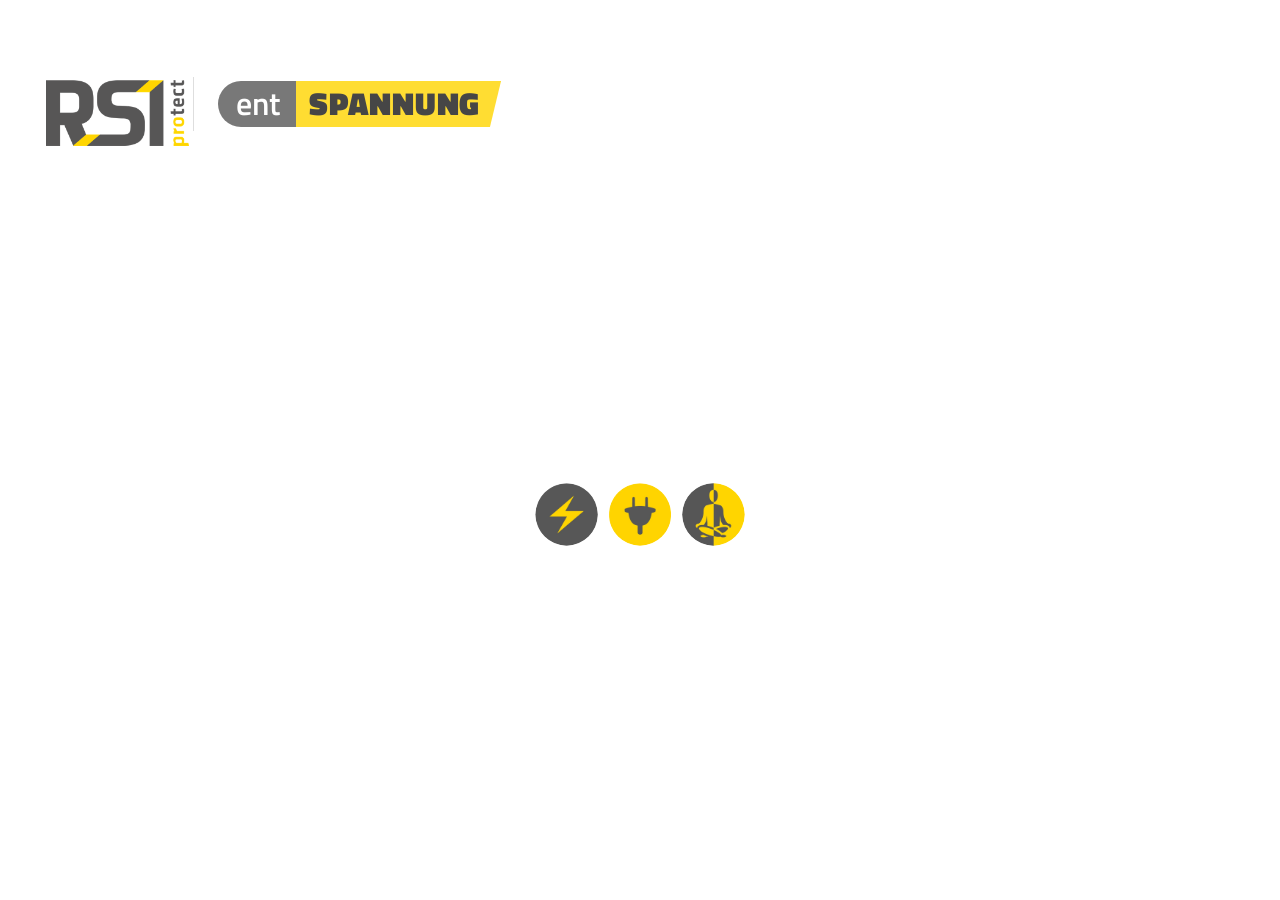
<file: index.html>
<!doctype html>
<html lang="de">
<head>
<meta charset="utf-8">
<meta name="viewport" content="width=device-width, initial-scale=1, viewport-fit=cover">
<title>entSPANNUNG&nbsp;– RSI protect®</title>
<!-- App-Icon „entSPANNUNG“ (Variante A „Weiß“, MZ 23.10.2026) -->
<link rel="manifest" href="manifest.webmanifest">
<link rel="icon" type="image/png" href="icons/favicon.png">
<link rel="apple-touch-icon" href="icons/apple-touch-icon.png">
<meta name="theme-color" content="#ffffff">
<meta name="apple-mobile-web-app-title" content="entSPANNUNG">
<link rel="preload" as="image" href="bilder/icon-blitzschutz.webp">
<link rel="preload" as="font" type="font/woff2" href="schrift/titillium-web-700.woff2" crossorigin>
<style>
  /* Startseite „entSPANNUNG“ – Layout B1 „Farbblöcke“ (MZ, 23.10.2026; Vorlagen Material/Vorschau/startseite-layouts/
     layout-b1.html und layout-b1-quer.html): weißer Logo-Balken, darunter Sammlungsname und Gesamt-Bestwert, dann drei
     exakt gleich hohe Blöcke (Blitzschutz Gelb, Elektroprüfung Grau, Entspannung Hellgrau) mit großem Icon im weißen Ring,
     Bereichsname und je drei Spielzeilen (Bestwert, blauer ▶-Knopf). Blau und Lila nur als Akzent (Knöpfe). Unten Adresse,
     Impressum, Datenschutz. Schrift Titillium Web (falls auf dem Gerät vorhanden), sonst Segoe UI/Systemschrift. */
  /* Schrift der Website: Titillium Web, lokal (schrift/, Lizenz OFL schrift/OFL.txt, nur Latin) – nichts von fremden Servern */
  @font-face { font-family: 'Titillium Web'; font-style: normal; font-weight: 400; font-display: swap; src: url('schrift/titillium-web-400.woff2') format('woff2'); }
  @font-face { font-family: 'Titillium Web'; font-style: normal; font-weight: 600; font-display: swap; src: url('schrift/titillium-web-600.woff2') format('woff2'); }
  @font-face { font-family: 'Titillium Web'; font-style: normal; font-weight: 700; font-display: swap; src: url('schrift/titillium-web-700.woff2') format('woff2'); }
  @font-face { font-family: 'Titillium Web'; font-style: normal; font-weight: 900; font-display: swap; src: url('schrift/titillium-web-900.woff2') format('woff2'); }
  :root {
    --gelb: #FFD500; --grau: #575757; --dunkel: #191919; --hell: #f2f2f2; --blau: #0F9CD8; --lila: #951B81;
    --balken-h: 62px; --logo-h: 40px; --ton: 30px; --name: 36px; --best: 20px;
    --icon: 150px; --ring: 6px; --h2: 30px; --zeile-h: 42px; --zeile-abstand: 7px; --zeile-f: 14px; --wert-f: 11px; --play: 24px;
  }
  * { box-sizing: border-box; }
  html, body { margin: 0; overscroll-behavior: none; }
  html { background: #fff; }
  html.unten { background: #fff; }   /* Rand unter dem Band beim Weiterwischen in der Farbe des Bands (jetzt weiß) */
  body {
    min-height: 100vh; min-height: 100dvh; display: flex; flex-direction: column; background: #fff; color: var(--dunkel);
    font-family: "Titillium Web", "Segoe UI", system-ui, -apple-system, Roboto, Arial, sans-serif;
    -webkit-tap-highlight-color: transparent;
  }
  /* Logo-Balken: Logo steht für sich (MZ, 20.10.2026), Ton-Knopf rechts (Lila) */
  .logobalken {
    position: relative; z-index: 2; flex: none; display: flex; align-items: center; justify-content: center;
    height: calc(var(--balken-h) + env(safe-area-inset-top)); padding-top: env(safe-area-inset-top); background: #fff;
  }
  .logo { display: block; height: var(--logo-h); width: auto; }
  #tonKnopf {
    position: absolute; right: 14px; top: calc(env(safe-area-inset-top) + (var(--balken-h) - var(--ton)) / 2);
    width: var(--ton); height: var(--ton); padding: 0; border: 0; border-radius: 50%; cursor: pointer;
    background: var(--blau);   /* Ton-Knopf blau (MZ 24.10.2026) */ color: #fff; display: grid; place-items: center; box-shadow: 0 1px 4px rgba(0,0,0,.2);
    transition: transform .15s, filter .15s;
  }
  #tonKnopf svg { width: 60%; height: 60%; fill: none; stroke: currentColor; stroke-width: 2; stroke-linecap: round; stroke-linejoin: round; }
  #tonKnopf:hover { transform: scale(1.1); filter: brightness(1.1); }
  #tonKnopf:active { transform: scale(.92); }
  /* Sammlungsname „entSPANNUNG“ (Schreibweise MZ) als Wortmarke, siehe unten bei .name */
  /* Kopf: Wortmarke oben, freier Raum, Punktezeile fast direkt am ersten Block (ca. 10px, MZ 23.10.2026) */
  .kopf { flex: none; text-align: center; padding: 14px 16px 10px; }
  /* Wortmarke „Rund & kantig“ (MZ, 23.10.2026; Vorlage Material/Vorschau/titel-logo/titel-vorschlaege.html, Vorschlag 2):
     „ent“ weiß in weicher grauer Pille (links rund), „SPANNUNG“ dunkel auf kantigem gelbem Schrägbalken (Parallelogramm).
     Maße in em (Vorlage 40px), Größe je Format über --name; im schmalen Hochformat schrumpft sie mit der Breite. */
  .name {
    margin: 0; display: flex; justify-content: center; align-items: center; line-height: 1;
    font-size: min(var(--name), calc((100vw - 40px) / 9.2));
  }
  .name .e { background: var(--grau); color: #fff; font-weight: 600; padding: .2em .5em .25em .55em; border-radius: 999px 0 0 999px; position: relative; z-index: 1; }
  .name .s {
    position: relative; overflow: hidden; background: var(--gelb); color: var(--dunkel); font-weight: 900; letter-spacing: .025em;
    padding: .2em .65em .25em .55em; margin-left: -.15em; clip-path: polygon(0 0, 100% 0, calc(100% - .35em) 100%, 0 100%);   /* links gerade an die Pille (MZ 24.10.2026), rechts schräg */
  }
  /* Glanzstreifen für das Aufblitzen des Balkens (läuft per Skript durch) */
  .name .glanz {
    position: absolute; top: 0; bottom: 0; left: 0; width: 40%; pointer-events: none; opacity: 0; transform: translateX(-110%) skewX(-20deg);
    background: linear-gradient(90deg, rgba(255,255,255,0), rgba(255,255,255,.85) 50%, rgba(255,255,255,0));
  }
  .best { margin: 30px 0 0; font-size: var(--best); line-height: 1.25; color: var(--grau); }
  /* Gesamtpunktzahlen: weiß auf kleinem lila Kästchen (Ton-Knopf-Farbe) – auf allen Blockfarben lesbar (MZ 24.10.2026) */
  .best b, .summe b {
    font-weight: 700; color: #fff; background: var(--lila); display: inline-block; padding: .05em .45em; border-radius: 999px;
    line-height: 1.25; min-width: 1.35em; box-sizing: border-box; text-align: center; box-shadow: 0 1px 3px rgba(0,0,0,.18);
    /* runde Pille; Zahlen immer vierstellig („0.000“, MZ 24.10.2026) */
  }
  /* Gesamt je Bereich: rechtsbündig an der rechten Kante der Spielzeilen (MZ 24.10.2026), Größe wie die Bestwerte */
  .summe {
    width: 100%; max-width: 440px; margin: 6px 0 0; text-align: right; font-size: var(--wert-f); line-height: 1.2;
    padding-right: 0; font-variant-numeric: tabular-nums;
  }
  /* Drei Blöcke, exakt gleich hoch (grid-auto-rows: 1fr; kein optischer Ausgleich, MZ 23.10.2026) */
  .bloecke { display: grid; grid-template-columns: 1fr; grid-auto-rows: 1fr; }
  .block {
    position: relative; isolation: isolate; display: flex; flex-direction: column; align-items: center; justify-content: center;
    padding: 22px 18px 22px;
  }
  .block .flaeche { position: absolute; inset: 0; z-index: -1; background: var(--farbe); }
  .gelb { --farbe: var(--gelb); color: var(--dunkel); }
  .grau { --farbe: var(--grau); color: #fff; }
  .hell { --farbe: var(--hell); color: var(--dunkel); }
  .icon {
    display: block; width: var(--icon); height: var(--icon); border-radius: 50%; border: var(--ring) solid #fff;
    background: #fff; box-shadow: 0 6px 18px rgba(0,0,0,.25); flex: none;
  }
  .block h2 { margin: 10px 0 12px; font-size: var(--h2); font-weight: 700; line-height: 1; text-align: center; }
  .spiele { width: 100%; max-width: 440px; display: flex; flex-direction: column; gap: var(--zeile-abstand); }
  .spiel {
    display: flex; justify-content: space-between; align-items: center; height: var(--zeile-h); padding: 0 4px 0 12px;
    background: rgba(255,255,255,.5); color: inherit; text-decoration: none; font-size: var(--zeile-f); font-weight: 600;
    transition: transform .18s ease-out, background-color .18s;
  }
  .grau .spiel { background: rgba(255,255,255,.18); }
  .spiel .r { display: flex; align-items: center; white-space: nowrap; }
  .spiel small { font-size: var(--wert-f); font-weight: 400; opacity: .9; font-variant-numeric: tabular-nums; }
  .play {
    flex: none; width: var(--play); height: var(--play); margin-left: 8px; border-radius: 50%; background: var(--blau);
    display: inline-grid; place-items: center; transition: transform .18s;
  }
  .play svg { width: 42%; height: 42%; margin-left: 8%; fill: #fff; }
  @media (hover: hover) {
    a.spiel:hover { transform: translateX(3px); background: rgba(255,255,255,.72); }
    .grau a.spiel:hover { background: rgba(255,255,255,.3); }
    a.spiel:hover .play { transform: scale(1.12); }
  }
  a.spiel:active { transform: scale(.98); }
  a.spiel:focus-visible { outline: 2px solid var(--blau); outline-offset: 2px; }
  /* noch nicht gebaut: nur abgegraut, nicht antippbar, ohne Hinweistext (kein „demnächst“, MZ 21.10.2026) */
  .spiel.bald { opacity: .42; pointer-events: none; cursor: default; }
  .spiel.bald .play { background: #8a8a8a; }
  /* Band unten: Adresse, Impressum, Datenschutz – weiß mit grauer Schrift (MZ, 24.10.2026) */
  .fuss {
    flex: none; background: #fff; color: var(--grau); font-size: 11px; line-height: 1.45; text-align: center;
    padding: 10px 8px calc(10px + env(safe-area-inset-bottom)); border-top: 1px solid #e4e4e4;
  }
  /* „Dein Siegel“: graue Bühne mit Lichtschein, nur Hochformat (quer/PC: Tippen aufs kleine Siegel öffnet es groß) */
  .siegelflaeche {
    position: relative; flex: none; display: flex; flex-direction: column; align-items: center; text-align: center;
    padding: 26px 18px 30px; color: #fff; background: radial-gradient(circle at 50% 46%, rgba(255,236,170,.32), rgba(255,236,170,0) 46%), var(--grau);
    animation: rein .6s .2s ease-out both;
  }
  .siegelflaeche[hidden] { display: none; }
  .siegelflaeche h2 { margin: 0 0 14px; font-size: var(--h2); font-weight: 700; line-height: 1; }
  .siegelflaeche .gross, #siegelGross .gross { position: relative; width: min(220px, 62vw); aspect-ratio: 1; filter: drop-shadow(0 10px 20px rgba(0,0,0,.4)); }
  .siegelflaeche .gross svg, #siegelGross .gross svg { display: block; width: 100%; height: 100%; overflow: visible; }
  .siegelflaeche .stufe, #siegelGross .stufe { margin: 14px 0 10px; font-size: 15px; }
  .siegelflaeche .ziel, #siegelGross .ziel { margin: 0; display: inline-block; padding: 6px 14px; border-radius: 999px; border: 1px solid rgba(255,255,255,.55);
    background: rgba(255,255,255,.08); font-size: 13px; }
  .siegelflaeche .ziel.oben, #siegelGross .ziel.oben { border-color: transparent; background: none; font-weight: 600; }
  /* ruhiger Glanz über dem Siegel (wie in der Feier), alle 6s */
  .glanzlauf { position: absolute; inset: 4%; border-radius: 50%; overflow: hidden; pointer-events: none; }
  .glanzlauf i { position: absolute; top: -10%; bottom: -10%; left: 0; width: 34%; opacity: 0;
    background: linear-gradient(90deg, rgba(255,255,255,0), rgba(255,255,255,.6) 50%, rgba(255,255,255,0)); transform: translateX(-120%) skewX(-18deg);
    animation: siegelGlanz 6s 1.2s ease-in-out infinite; }
  @keyframes siegelGlanz { 0% { opacity: .9; transform: translateX(-120%) skewX(-18deg); } 22%, 100% { opacity: .9; transform: translateX(330%) skewX(-18deg); } }
  @media (orientation: landscape) and (min-width: 560px) { .siegelflaeche { display: none !important; } }
  /* kleines Siegel ist ein Knopf: öffnet das Siegel groß */
  .siegel.klein { cursor: pointer; }
  .siegel.klein:focus-visible { outline: 2px solid var(--blau); outline-offset: 3px; border-radius: 50%; }
  #siegelGross { position: fixed; inset: 0; z-index: 45; display: flex; flex-direction: column; align-items: center; justify-content: center; text-align: center;
    padding: 20px; color: #fff; background: rgba(25,25,25,.66); -webkit-backdrop-filter: blur(4px); backdrop-filter: blur(4px); cursor: pointer;
    animation: einblendenS .3s ease-out both; }
  #siegelGross .gross { width: min(300px, 64vw, 48vh); animation: siegelRein .45s ease-out both; }
  #siegelGross .stufe { font-size: 20px; margin-top: 18px; }
  #siegelGross .tipp { margin: 18px 0 0; font-size: 13px; opacity: .85; }
  @keyframes einblendenS { from { opacity: 0; } }
  @keyframes siegelRein { from { opacity: 0; transform: scale(.82); } }
  .fuss p { margin: 0; }
  .fuss .teil { white-space: nowrap; }
  .fuss a { color: inherit; text-decoration: underline; text-decoration-color: rgba(87,87,87,.5); text-underline-offset: 2px; }
  .fuss a:hover, .fuss a:focus-visible { text-decoration-color: var(--grau); }
  .fuss .trenner-quer { display: none; }

  /* Kopf im Hochformat – Vorschlag 6 „Titel links, Punkte rechts“ (MZ, 24.10.2026; Vorlage Material/Vorschau/kopf-hoch/):
     Zeile 1 weißer Logo-Balken: Logo links (wie auf der RSI-Website), Ton-Knopf rechts. Zeile 2: Wortmarke links bündig mit dem
     Logo, rechts auf gleicher Höhe die Punkte-Anzeige wie im Querformat (Überschrift über der Zahl, Doppelpunkt aus).
     Farben und Elemente unverändert; Querformat/PC überschreiben diese Regeln weiter unten. */
  :root { --rand: 16px; --best-t: 11px; --best-z: 20px; --balken-h: 56px; }
  .logobalken { justify-content: flex-start; padding-left: calc(var(--rand) + env(safe-area-inset-left)); }
  #tonKnopf { right: calc(var(--rand) + env(safe-area-inset-right) + var(--ton-versatz, 0px)); }   /* mittig über der Punkte-Anzeige (MZ 24.10.2026) */
  .kopf {
    display: flex; align-items: center; justify-content: space-between; gap: 12px; text-align: left;
    padding: 6px calc(var(--rand) + env(safe-area-inset-right)) 14px calc(var(--rand) + env(safe-area-inset-left));
  }
  /* Wortmarke ≈ 9,2em breit; daneben bleibt Platz für die Punkte-Anzeige (ca. 112px; das Siegel steht hoch nicht mehr hier) */
  .name { justify-content: flex-start; font-size: min(var(--name), calc((100vw - 2 * var(--rand) - 12px - var(--punkte-b, 112px)) / 9.2)); }
  .best { margin: 0; position: relative; display: flex; flex-direction: column; align-items: center; flex: none;   /* Zahl mittig unter dem Text (MZ 24.10.2026) */
    font-size: var(--best-t); line-height: 1.15; letter-spacing: .3px; white-space: nowrap; }
  .best .dp { display: none; }
  .best b { font-size: var(--best-z); margin-top: 3px; }
  /* kleines Siegel im Hochformat (MZ, 24.10.2026): links neben dem Ton-Knopf im Logo-Balken, gleich groß und gleich hoch;
     Siegel + Ton-Knopf stehen als Paar gemeinsam mittig über der Punkte-Anzeige (Versatz --ton-versatz aus dem Skript) */
  :root { --paar-luecke: 10px; }
  .logobalken > .siegel.klein { position: absolute; z-index: 1; margin: 0; width: var(--ton); height: var(--ton);
    top: calc(env(safe-area-inset-top) + (var(--balken-h) - var(--ton)) / 2);
    right: calc(var(--rand) + env(safe-area-inset-right) + var(--ton-versatz, 0px) + var(--ton) + var(--paar-luecke)); }
  /* Tablet hoch: alles etwas größer */
  @media (orientation: portrait) and (min-width: 600px) {
    :root { --rand: 28px; --balken-h: 72px; --logo-h: 50px; --ton: 36px; --name: 44px; --best-t: 14px; --best-z: 28px; --punkte-b: 150px; }
    :root { --paar-luecke: 12px; }
    .kopf { padding-top: 10px; padding-bottom: 18px; }
  }

  /* Querformat (MZ, 23.10.2026, „passt so“): drei Blöcke nebeneinander, gleich breit und hoch, Inhalt senkrecht mittig */
  @media (orientation: landscape) and (min-width: 560px) {
    .bloecke { grid-template-columns: repeat(3, 1fr); grid-auto-rows: auto; }
    .block { padding: 16px 16px 12px; }
    .fuss p { display: inline; }
    .fuss .trenner-quer { display: inline; }
    /* Handy quer (z. B. 780 × 360): kleiner, Seite scrollt kurz */
    :root { --balken-h: 46px; --logo-h: 30px; --ton: 26px; --name: 28px; --best: 19px; --icon: 104px; --ring: 5px; --h2: 20px;
      --zeile-h: 36px; --zeile-abstand: 6px; --zeile-f: 13px; --wert-f: 10px; --play: 20px; }   /* Tippfläche größer (Spielertest 24.10.2026, vorher 28px) */
    .kopf { padding: 6px 16px 8px; }
    .best { margin-top: 14px; }
    .bloecke { height: 324px; flex: none; }
    .block h2 { margin: 9px 0; }
    .spiel { padding: 0 4px 0 10px; }
    .play { margin-left: 6px; }
    :root { --play-ml: 6px; }
    .fuss { font-size: 10px; padding: 7px 8px calc(7px + env(safe-area-inset-bottom)); }
  }
  /* PC/Tablet quer (z. B. 1280 × 720): Blöcke füllen die Höhe, alles ohne Scrollen */
  @media (orientation: landscape) and (min-width: 900px) and (min-height: 600px) {
    :root { --balken-h: 64px; --logo-h: 42px; --ton: 30px; --name: 40px; --best: 22px; --icon: 170px; --ring: 6px; --h2: 30px;
      --zeile-h: 34px; --zeile-abstand: 8px; --zeile-f: 15px; --wert-f: 12px; --play: 24px; }
    .kopf { padding: 10px 16px 10px; }
    .best { margin-top: 32px; }
    .bloecke { flex: 1 1 auto; height: auto; min-height: 380px; }
    .block { padding: 8px 34px 8px; }
    .block h2 { margin: 14px 0; }
    .spiel { padding: 0 6px 0 14px; }
    :root { --zeile-pr: 6px; }
    .fuss { font-size: 12px; padding: 9px 8px calc(9px + env(safe-area-inset-bottom)); }
  }
  /* Kopf im Querformat (MZ, 24.10.2026; Vorlage Material/Vorschau/kopf-quer/kopf-quer-vorschlaege.html: Anordnung wie
     Vorschlag 2, Punkte wie Vorschlag 3): eine weiße Kopfleiste – links Logo, feine senkrechte Linie, Wortmarke (getrennte
     Elemente); rechts „Deine RSI protect Punkte“ klein über der großen Zahl (weiß auf Lila), direkt vor dem Ton-Knopf.
     Umsetzung: Seite als Raster – Logo-Balken (links) und Kopf (rechts) teilen sich die erste Zeile; Blöcke und Band volle Breite. */
  @media (orientation: landscape) and (min-width: 560px) {
    :root { --balken-h: 136px; --logo-h: 40px; --ton: 28px; --name: 30px; --best-t: 11px; --best-z: 20px; }   /* Höhe wie vor der Umstellung (MZ 24.10.2026) */
    body { display: grid; grid-template-columns: auto 1fr; grid-template-rows: auto 1fr auto; position: relative; }
    .bloecke, .fuss { grid-column: 1 / -1; }
    .logobalken { position: static; justify-content: flex-start; padding-left: 20px; animation-name: balkenReinQuer !important; translate: none !important; }
    /* Nur Deckkraft: ein „translate“ am Logo-Balken würde den Ton-Knopf an den Balken binden statt an die Seite – er lag dann über dem Logo */
    #tonKnopf { z-index: 3; right: 20px; }   /* liegt jetzt über der Kopfzeile rechts (Bezug: body), Randabstand wie das Logo links */
    .kopf {
      animation-name: balkenReinQuer !important; translate: none !important;   /* kein translate: sonst wäre .kopf Bezug der Punkte-Anzeige */
      display: flex; align-items: center; justify-content: space-between; gap: 16px; text-align: left;
      padding: env(safe-area-inset-top) calc(14px + var(--ton) + 16px) 0 0; height: calc(var(--balken-h) + env(safe-area-inset-top));
    }
    /* Wortmarke endet vor der mittigen Punkte-Anzeige: Platz = halbe Breite − halbe Anzeige − Abstand − Logo-Teil */
    .name { justify-content: flex-start; font-size: min(var(--name), calc((50vw - var(--name-rest, 200px)) / 10.6)); }
    .name::before { content: ""; align-self: center; width: 1px; height: 1.7em; margin: 0 .75em 0 .8em; background: #d6d6d6; }   /* feine Trennlinie zum Logo */
    .best { margin: 0; display: flex; flex-direction: column; align-items: center; font-size: var(--best-t); line-height: 1.15; letter-spacing: .3px; white-space: nowrap; }
    /* MZ 24.10.2026: Punkte-Anzeige in der Seitenmitte (links Logo + Wortmarke, rechts Ton-Knopf, je mit Randabstand) */
    .best { position: absolute; left: 50%; top: calc(env(safe-area-inset-top) + var(--balken-h) / 2); transform: translate(-50%, -50%); }
    .best .dp { display: none; }
    .best b { font-size: var(--best-z); margin-top: 3px; }
  }
  @media (orientation: landscape) and (min-width: 900px) and (min-height: 600px) {
    :root { --balken-h: 204px; --logo-h: 64px; --ton: 40px; --name: 44px; --best-t: 16px; --best-z: 34px; }   /* Höhe wie vor der Umstellung (MZ 24.10.2026) */
    .logobalken { padding-left: 28px; }
    #tonKnopf { right: 28px; }
    :root { --name-rest: 300px; }
    .best b { margin-top: 4px; }
  }

  /* ---------- Sanfte Animationen (MZ, 22.10.2026): gestaffelt einblenden, nie hektisch ---------- */
  @keyframes balkenRein { from { opacity: 0; translate: 0 -100%; } }
  @keyframes balkenReinQuer { from { opacity: 0; } }
  @keyframes rein { from { opacity: 0; translate: 0 14px; } }
  @keyframes iconRein { 0% { opacity: 0; scale: .6; } 65% { opacity: 1; scale: 1.06; } 100% { scale: 1; } }
  @keyframes fussRein { from { opacity: 0; translate: 0 100%; } }
  .logobalken { animation: balkenRein .55s .02s cubic-bezier(.2,.8,.3,1) both; }
  .kopf { animation: rein .5s .15s ease-out both; }
  .block .icon { animation: iconRein .6s calc(.28s + var(--b) * .12s) cubic-bezier(.2,.9,.3,1.2) both; }
  .block h2 { animation: rein .45s calc(.42s + var(--b) * .12s) ease-out both; }
  .spiel { animation: rein .4s calc(.52s + var(--b) * .12s + var(--z) * .06s) ease-out both; }
  .summe { animation: rein .4s calc(.7s + var(--b) * .12s) ease-out both; }   /* nach der 3. Spielzeile */
  .fuss { animation: fussRein .5s .9s cubic-bezier(.2,.8,.3,1) both; }
  .block:nth-child(1) { --b: 0; } .block:nth-child(2) { --b: 1; } .block:nth-child(3) { --b: 2; }
  .spiel:nth-child(1) { --z: 0; } .spiel:nth-child(2) { --z: 1; } .spiel:nth-child(3) { --z: 2; }
  .spiel.bald { animation-name: reinBald; }
  @keyframes reinBald { from { opacity: 0; translate: 0 14px; } to { opacity: .42; } }
  /* weniger Bewegung: siehe Ende des Stils (nur Deckkraft-Einblendungen bleiben) */

  /* ---------- Intro „Die drei Kreise finden ihren Platz“ (MZ, 23.10.2026, „top“): ca. 3s beim ersten Öffnen der Sitzung.
     Weißer Grund, App-Icon ploppt auf → Logo gleitet an seine Stelle im Logo-Balken, „entSPANNUNG“ blendet ein → die drei
     Icons lösen sich, wachsen, fliegen an ihre Block-Plätze und bekommen den weißen Ring; am Ziel breitet sich die Blockfarbe
     wellenförmig aus, „SPANNUNG“ flackert kurz beim Blitz-Kreis → Bereichsnamen, Spielzeilen, Gesamt-Bestwert gestaffelt.
     Gezeichnet auf #intro (Leinwand über der Seite), die Seite darunter steuert das Skript. Tippen überspringt, ohne Ton. */
  html.intro { overflow: hidden; }
  html.intro body::before { content: ""; position: fixed; inset: 0; z-index: 29; background: #fff; }   /* bis die Leinwand steht */
  html.intro.introLeinwand body::before { display: none; }
  #intro { position: fixed; left: 0; top: 0; width: 100vw; height: 100vh; z-index: 30; display: block; touch-action: none; cursor: pointer; }
  html.intro .logobalken, html.intro .kopf, html.intro .icon, html.intro .block h2, html.intro .spiel, html.intro .summe, html.intro .fuss,
  html.nachIntro .logobalken, html.nachIntro .kopf, html.nachIntro .icon, html.nachIntro .block h2, html.nachIntro .spiel, html.nachIntro .summe, html.nachIntro .fuss { animation: none; }
  html.intro .logo, html.intro .name, html.intro .best, html.intro .icon, html.intro .block h2, html.intro .spiel, html.intro .summe, html.intro .fuss,
  html.intro .flaeche, html.intro #tonKnopf, html.intro .logobalken > .siegel { opacity: 0; }
  html.nachIntro .spiel.bald { opacity: .42; }

  /* ---------- Ruhe-Animationen (MZ, 23.10.2026): nach dem Einblenden bzw. Intro (Klasse „ruhe“), dezent, nie hektisch.
     Nur transform/opacity/filter (ruckelfrei am Handy). Einmal-Effekte (Blitz, Stecker, Titel) steuert das Skript per
     Web Animations; Dauer-Effekte (Lotus atmet, ▶ lädt ein) hier. Versteckter Tab: alles angehalten („pausiert“). */
  .spiel { position: relative; }
  .play { position: relative; }
  /* Lotus „atmet“: ±3 % im 5s-Takt, beginnt bei 100 % (kein Sprung) */
  @keyframes atmen { 0%, 100% { transform: scale(1); } 25% { transform: scale(1.03); } 75% { transform: scale(.97); } }
  html.ruhe .hell .icon { animation: atmen 5s ease-in-out infinite; }
  /* ▶ des zuletzt gespielten (sonst ersten spielbaren) Spiels: sanfter Ring alle 2,5s, Knopf wächst kurz mit */
  .play::after { content: ""; position: absolute; inset: 0; border-radius: 50%; border: 2px solid var(--blau); opacity: 0; pointer-events: none; }
  @keyframes einladungRing { 0% { transform: scale(1); opacity: .8; } 60%, 100% { transform: scale(1.85); opacity: 0; } }
  @keyframes einladungKnopf { 0%, 100% { scale: 1; } 12% { scale: 1.09; } 30% { scale: 1; } }
  html.ruhe .spiel.einladung:not(.bald) .play::after { animation: einladungRing 2.5s ease-out infinite; }
  html.ruhe .spiel.einladung:not(.bald) .play { animation: einladungKnopf 2.5s ease-in-out infinite; }
  .grau .play::after { border-color: #fff; }
  /* Antippen (Finger und Maus): Zeile/Knopf drückt sich ein, kleiner Ring breitet sich an der Tippstelle aus */
  .tippbox { position: absolute; inset: 0; overflow: hidden; pointer-events: none; }
  .tippring {
    position: absolute; width: 36px; height: 36px; margin: -18px 0 0 -18px; border-radius: 50%; pointer-events: none;
    background: rgba(255,255,255,.6); animation: tippring .55s ease-out forwards;
  }
  .grau .tippring { background: rgba(255,255,255,.4); }
  #tonKnopf { overflow: visible; }
  #tonKnopf .tippring { background: none; border: 2px solid var(--blau); width: 30px; height: 30px; margin: -15px 0 0 -15px; }
  @keyframes tippring { from { transform: scale(.25); opacity: .9; } to { transform: scale(3.2); opacity: 0; } }
  a.spiel.gedrueckt { transform: scale(.965); background-color: rgba(255,255,255,.8); transition-duration: .08s; }
  .grau a.spiel.gedrueckt { background-color: rgba(255,255,255,.34); }
  a.spiel.gedrueckt .play { transform: scale(.86); transition-duration: .08s; }
  #tonKnopf.gedrueckt { transform: scale(.86); filter: brightness(1.15); transition-duration: .08s; }
  /* Funken am Stecker (Elemente legt das Skript kurz an) */
  .funke { position: absolute; left: 0; top: 0; border-radius: 50%; pointer-events: none; z-index: 1; }
  /* Funken weiß mit orangem Schein – auf dem gelben Icon sonst kaum sichtbar */
  .funke.glanz { background: radial-gradient(circle, #fff 0%, #fffbe6 22%, rgba(255,150,0,.6) 46%, rgba(255,150,0,0) 70%); }
  .funke.stueck { background: #fff; box-shadow: 0 0 3px 1px rgba(255,130,0,.95); }
  html.pausiert *, html.pausiert *::after { animation-play-state: paused !important; }

  /* ---------- Sammlungs-Siegerfeier (MZ, 23.10.2026, Variante B): Siegel „Meister/in der entSPANNUNG“ ab 6.000 / 7.500 /
     8.500 RSI protect® Points (Bronze/Silber/Gold). Kleines Siegel dauerhaft neben den Punkten: hoch in der Zeile (ohne
     die Zeile höher zu machen), quer rechts neben der mittigen Punkte-Anzeige (Text + Zahl bleiben mittig). */
  .siegel {
    display: inline-block; vertical-align: middle; width: calc(var(--best) * 1.9); height: calc(var(--best) * 1.9);
    margin: calc(var(--best) * -.5) 0 calc(var(--best) * -.5) .4em; filter: drop-shadow(0 1px 2px rgba(0,0,0,.3));
  }
  .siegel svg, #feier .gross svg { display: block; width: 100%; height: 100%; overflow: visible; }
  @media (max-width: 359px) { .siegel { width: calc(var(--best) * 1.6); height: calc(var(--best) * 1.6); margin-left: .25em; } }
  @media (orientation: landscape) and (min-width: 560px) {
    .best .siegel { position: absolute; left: calc(100% + 12px); top: 50%; width: 44px; height: 44px; margin: -22px 0 0; }
  }
  @media (orientation: landscape) and (min-width: 900px) and (min-height: 600px) {
    .best .siegel { left: calc(100% + 18px); width: 70px; height: 70px; margin-top: -35px; }
  }
  /* Bühne der Feier: liegt über der Seite, fängt Tippen ab (überspringt) */
  #feier { position: fixed; inset: 0; z-index: 40; overflow: hidden; cursor: pointer; touch-action: none; -webkit-tap-highlight-color: transparent; }
  #feier .dunkel { position: absolute; inset: 0; background: radial-gradient(circle at 50% 50%, rgba(25,25,25,.38), rgba(25,25,25,.62)); opacity: 0; }
  #feier .gross { position: absolute; left: 0; top: 0; transform-origin: 50% 50%; filter: drop-shadow(0 10px 22px rgba(0,0,0,.45)); }
  #feier .glanzbox { position: absolute; inset: 4%; border-radius: 50%; overflow: hidden; pointer-events: none; }
  #feier .glanzbox i { position: absolute; top: -10%; bottom: -10%; left: 0; width: 34%; opacity: 0;
    background: linear-gradient(90deg, rgba(255,255,255,0), rgba(255,255,255,.75) 50%, rgba(255,255,255,0)); transform: translateX(-120%) skewX(-18deg); }
  #feier .welle { position: absolute; border-radius: 50%; border: 3px solid rgba(255,236,160,.95); box-shadow: 0 0 18px rgba(255,213,0,.7); opacity: 0; }
  #feier .halo { position: absolute; border-radius: 50%; opacity: 0; pointer-events: none;
    background: radial-gradient(circle, rgba(255,255,255,0) 0 46%, rgba(255,255,255,.95) 50%, rgba(255,236,150,.55) 58%, rgba(255,213,0,0) 72%); }
  #feier .blatt { position: absolute; width: 10px; height: 16px; border-radius: 50% 50% 50% 50% / 70% 70% 30% 30%; opacity: 0;
    background: radial-gradient(circle at 50% 35%, #fff, rgba(255,226,120,.9) 60%, rgba(255,213,0,0)); box-shadow: 0 0 8px rgba(255,236,160,.9); }
  #feier .staub { position: absolute; width: 6px; height: 6px; border-radius: 50%; background: #fff6c8; box-shadow: 0 0 6px rgba(255,213,0,.9); opacity: 0; }
  #feier svg.blitz { position: absolute; left: 0; top: 0; width: 100%; height: 100%; overflow: visible; opacity: 0; }

  /* ---------- weniger Bewegung (prefers-reduced-motion): nur ruhige, kurze Einblendungen (Deckkraft), kein Flackern,
     Zucken, Funken, Atmen oder Pulsieren; Druck-Effekt nur als Aufhellen. Das Intro hat seine eigene ruhige Fassung. */
  @media (prefers-reduced-motion: reduce) {
    @keyframes balkenRein { from { opacity: 0; } }
    @keyframes rein { from { opacity: 0; } }
    @keyframes iconRein { from { opacity: 0; } }
    @keyframes fussRein { from { opacity: 0; } }
    @keyframes reinBald { from { opacity: 0; } to { opacity: .42; } }
    .logobalken, .kopf, .block .icon, .block h2, .spiel, .summe, .fuss { animation-duration: .35s; animation-timing-function: ease-out; }
    html.ruhe .hell .icon, html.ruhe .spiel.einladung:not(.bald) .play, html.ruhe .spiel.einladung:not(.bald) .play::after { animation: none; }
    *, *::before, *::after { transition-property: opacity, background-color, filter !important; }
    a.spiel:hover, a.spiel:active, a.spiel.gedrueckt, a.spiel:hover .play, a.spiel.gedrueckt .play,
    #tonKnopf:hover, #tonKnopf:active, #tonKnopf.gedrueckt { transform: none; }
    a.spiel.gedrueckt { filter: brightness(1.08); }
    .tippring, .funke { display: none; }
    .glanzlauf i { animation: none; }
    .siegelflaeche, #siegelGross, #siegelGross .gross { animation: einblendenS .3s ease-out both; }
  }
</style>
<!-- Kundendaten früh laden; Intro nur beim ersten Öffnen in dieser Sitzung (sessionStorage, Präfix mg:).
     Testhilfe #intro bzw. #intro=1.4 (Standbild zu diesem Zeitpunkt) -->
<script src="kunde/kunde.js"></script>
<script>
  (function () {
    const K = window.KUNDE || {}, h = location.hash;
    let gesehen = false;
    try { gesehen = sessionStorage.getItem('mg:intro:' + (K.firma || '')) === '1'; } catch (e) { /* privat */ }
    if (/(^#|&)intro(?![a-z])/.test(h) || !gesehen) document.documentElement.classList.add('intro');
  })();
</script>
</head>
<body>
<header class="logobalken">
  <img class="logo" alt="">
  <button id="tonKnopf" type="button" aria-label="Musik an oder aus"></button>
</header>
<div class="kopf">
  <h1 class="name"><span class="e"></span><span class="s"></span></h1>
  <p class="best"></p>
</div>

<main class="bloecke">
  <section class="block gelb">
    <div class="flaeche" aria-hidden="true"></div>
    <img class="icon" src="bilder/icon-blitzschutz.webp" alt="">
    <h2>Blitzschutz</h2>
    <nav class="spiele" aria-label="Spiele Blitzschutz">
      <a class="spiel" href="blitzschutz-fangstange/" data-id="fangstange"><span>Fangstange</span><span class="r"><small></small><span class="play"></span></span></a>
      <!-- noch nicht gebaut: Klasse „bald“, kein href – nur abgegraut -->
      <a class="spiel" href="blitzschutz-blitzkugel/" data-id="blitzkugel"><span>Blitzkugel</span><span class="r"><small></small><span class="play"></span></span></a>
      <a class="spiel" href="blitzschutz-dachcheck/" data-id="dach-check"><span>Dach-Check</span><span class="r"><small></small><span class="play"></span></span></a>
    </nav>
  </section>
  <section class="block grau">
    <div class="flaeche" aria-hidden="true"></div>
    <img class="icon" src="bilder/icon-elektro.webp" alt="">
    <h2>Elektroprüfung</h2>
    <nav class="spiele" aria-label="Spiele Elektroprüfung">
      <a class="spiel" href="elektro-pruefplakette/" data-id="pruefplakette"><span>Prüfplakette</span><span class="r"><small></small><span class="play"></span></span></a>
      <a class="spiel" href="elektro-messwert/" data-id="messwert"><span>Messwert</span><span class="r"><small></small><span class="play"></span></span></a>
      <a class="spiel" href="elektro-sicherungskasten/" data-id="sicherungskasten"><span>Sicherungskasten</span><span class="r"><small></small><span class="play"></span></span></a>
    </nav>
  </section>
  <section class="block hell">
    <div class="flaeche" aria-hidden="true"></div>
    <img class="icon" src="bilder/icon-entspannung.webp" alt="">
    <h2>Entspannung</h2>
    <nav class="spiele" aria-label="Spiele Entspannung">
      <a class="spiel" href="entspannung-steinturm/" data-id="steinturm"><span>Steinturm</span><span class="r"><small></small><span class="play"></span></span></a>
      <a class="spiel" href="entspannung-atemkreis/" data-id="atemkreis"><span>Atemkreis</span><span class="r"><small></small><span class="play"></span></span></a>
      <a class="spiel" href="entspannung-zengarten/" data-id="zen-garten"><span>Zen-Garten</span><span class="r"><small></small><span class="play"></span></span></a>
    </nav>
  </section>
</main>

<!-- „Dein Siegel“ (MZ, 24.10.2026, Entwurf B): nur im Hochformat und nur, wenn ein Siegel erreicht ist -->
<section class="siegelflaeche" hidden aria-label="Dein Siegel">
  <h2>Dein Siegel</h2>
  <div class="gross"></div>
  <p class="stufe"></p>
  <p class="ziel"></p>
</section>
<footer class="fuss">
  <p class="adresse"></p><span class="trenner-quer"> – </span><p class="rechtliches"></p>
</footer>

<script>
  (function () {
    'use strict';
    const K = window.KUNDE || {}, F = Object.assign({ haupt: '#FFD500', grau: '#575757', dunkel: '#191919', hell: '#f2f2f2', knopf: '#0F9CD8', ton: '#951B81' }, K.farben);
    const wurzel = document.documentElement, s = wurzel.style;
    s.setProperty('--gelb', F.haupt); s.setProperty('--grau', F.grau); s.setProperty('--dunkel', F.dunkel);
    s.setProperty('--hell', F.hell); s.setProperty('--blau', F.knopf); s.setProperty('--lila', F.ton);
    const $ = q => document.querySelector(q), $$ = q => [...document.querySelectorAll(q)];
    const el = (tag, text, attr) => { const e = document.createElement(tag); if (text != null) e.textContent = text; Object.assign(e, attr || {}); return e; };

    // Logo, Sammlungsname („ent“ klein, „SPANNUNG“ groß – aus kunde.js texte.titel), Titel
    const logo = $('.logo');
    logo.src = K.logoAufHell || K.logo || 'kunde/logo.png';
    logo.alt = K.firma || '';
    const titel = (K.texte && K.texte.titel) || 'entSPANNUNG', teil = /^([a-zäöüß]*)(.*)$/.exec(titel);
    $('.name .e').textContent = teil[1]; $('.name .s').textContent = teil[2];
    $('.name .s').append(el('span', null, { className: 'glanz' }));   // Glanzstreifen für das Aufblitzen
    document.title = titel + ' – ' + (K.titelZusatz || K.firma);   // „entSPANNUNG – RSI protect®“ (MZ 24.10.2026)

    // ▶ als Zeichnung (das Zeichen ▶ wird auf manchen Handys als Emoji gezeigt)
    $$('.play').forEach(p => { p.innerHTML = '<svg viewBox="0 0 10 12" aria-hidden="true"><path d="M0 0L10 6L0 12Z"/></svg>'; });

    // Bestwerte: je Spiel „854/1.000“, noch nicht gespielt „–“; oben Gesamt-Bestwert über alle 9 Spiele (max. 9.000)
    const best = id => { try { return +localStorage.getItem('mg:best:' + id + ':' + (K.firma || '')) || 0; } catch (e) { return 0; } };
    const zeilen = $$('.spiel');
    let gesamt = 0;
    zeilen.forEach(a => {
      const b = best(a.dataset.id);
      gesamt += b;
      a.querySelector('small').textContent = b > 0 ? b.toLocaleString('de-DE') + '/1.000' : '–';
      if (!a.classList.contains('bald')) a.setAttribute('aria-label', a.firstElementChild.textContent + (b > 0 ? ', Bestwert ' + b.toLocaleString('de-DE') + ' von 1.000 Punkten' : '') + ', spielen');
    });
    // MZ 23.10.2026: nur die Zahl, die fett (deutlich größer: --best ca. 1,7-fach)
    $('.best').textContent = '';
    $('.best').append(el('span', 'RSI protect® Points', { className: 't' }), el('span', ': ', { className: 'dp' }));   // quer: Doppelpunkt aus, Zahl darunter
    // Gesamtpunktzahlen immer vierstellig, z. B. „0.000“ (MZ 24.10.2026)
    const vier = n => n.toLocaleString('de-DE', { minimumIntegerDigits: 4 });
    $('.best').append(el('b', vier(gesamt)));
    // Hochformat: Ton-Knopf mittig über der Punkte-Anzeige (MZ 24.10.2026) – Versatz aus der Breite der Anzeige
    if (!window.__tonMitte) {
      const tonMitte = () => {
        const b = $('.best'), t = $('#tonKnopf'), s = document.querySelector('.logobalken > .siegel.klein');
        if (!b || !t) return;
        // mit Siegel: Paar (Siegel, Lücke, Ton-Knopf) gemeinsam mittig über der Punkte-Anzeige (MZ 24.10.2026)
        const luecke = s ? parseFloat(getComputedStyle(document.documentElement).getPropertyValue('--paar-luecke')) || 10 : 0;
        const paar = t.offsetWidth + (s ? s.offsetWidth + luecke : 0);
        document.documentElement.style.setProperty('--ton-versatz', Math.max(s ? -8 : 0, (b.offsetWidth - paar) / 2) + 'px');
      };
      window.__tonMitte = tonMitte;
      if (window.ResizeObserver) new ResizeObserver(tonMitte).observe($('.best'));
      addEventListener('resize', tonMitte);
    }
    window.__tonMitte();
    // Gesamtpunktzahl je Bereich (MZ, 23.10.2026): nur die Zahl, fett, mit Tausenderpunkt (kein „Gesamt:“), rechtsbündig
    // unter den Bestwerten; Summe der Bestwerte des Bereichs (0, wenn noch nichts gespielt ist – auch bei abgegrauten Bereichen)
    $$('.block').forEach(blk => {
      const summe = [...blk.querySelectorAll('.spiel')].reduce((s, a) => s + best(a.dataset.id), 0);
      const p = el('p', null, { className: 'summe' });
      p.append(el('b', vier(summe)));
      p.setAttribute('aria-label', 'Punkte ' + blk.querySelector('h2').textContent + ': ' + summe.toLocaleString('de-DE'));
      blk.querySelector('.spiele').after(p);
    });

    // Band unten: Adresse (jeder Teil bleibt zusammen) und Impressum/Datenschutz (neuer Tab)
    const adr = $('.adresse');
    (K.adresse || []).forEach((t, i) => { if (i) adr.append(' – '); adr.append(el('span', t, { className: 'teil' })); });
    const re = $('.rechtliches');
    (K.rechtliches || []).forEach((l, i) => { if (i) re.append(' – '); re.append(el('a', l.text, { href: l.link, target: '_blank', rel: 'noopener' })); });

    // Rand unter dem Band in Grau, sobald man im unteren Teil der Seite ist
    const randFarbe = () => { const max = Math.max(0, wurzel.scrollHeight - innerHeight); wurzel.classList.toggle('unten', scrollY >= 0 && scrollY >= max / 2); };
    randFarbe();
    addEventListener('scroll', randFarbe, { passive: true });
    addEventListener('resize', randFarbe);

    // ---------- Musik der Startseite (MZ, 23.10.2026): „Technology Ambient Background“ (kornevmusic, Pixabay), Ausschnitt
    // 80,0–142,5s – treibend, dann ruhiger Ausklang. Spielt EINMAL nach dem ersten Tippen, danach Stille (keine Schleife);
    // beim nächsten Aufruf der Startseite beginnt sie neu. Nur hier, nicht in den Spielen. Ton an/aus gilt für alle (mg:ton).
    const MUSIK = { datei: 'klaenge/musik.mp3', proben: 1378125, pegel: 0.32 };
    const SYM_AN = '<svg viewBox="0 0 24 24"><path d="M4 9v6h4l5 4V5L8 9z"/><path d="M16 9a4 4 0 0 1 0 6M18.5 6.5a8 8 0 0 1 0 11"/></svg>';
    const SYM_AUS = '<svg viewBox="0 0 24 24"><path d="M4 9v6h4l5 4V5L8 9z"/><path d="M17 9l5 6M22 9l-5 6"/></svg>';
    let tonAn = true;
    try { tonAn = localStorage.getItem('mg:ton') !== 'aus'; } catch (e) { /* privat */ }
    const knopf = $('#tonKnopf'), symbol = () => { knopf.innerHTML = tonAn ? SYM_AN : SYM_AUS; };
    symbol();
    const AC = window.AudioContext || window.webkitAudioContext;
    let ac = null, puffer = null, laeuft = null, stelle = 0, zuEnde = false;
    // MP3 bringt vorn 1105 Proben Stille mit (bei 22,05 kHz) – mit der echten Länge genau zuschneiden (wie rahmen.js)
    function zuschneiden(b) {
      const RATE = 22050, VORLAUF = 1105, ueber = b.duration * RATE - MUSIK.proben;
      if (ueber < 2) return b;
      const ab = Math.round((ueber >= VORLAUF - 4 ? VORLAUF : 0) / RATE * b.sampleRate);
      const laenge = Math.min(b.length - ab, Math.round(MUSIK.proben / RATE * b.sampleRate));
      const neu = ac.createBuffer(b.numberOfChannels, laenge, b.sampleRate);
      for (let k = 0; k < b.numberOfChannels; k++) neu.getChannelData(k).set(b.getChannelData(k).subarray(ab, ab + laenge));
      return neu;
    }
    function an() {
      if (!tonAn || laeuft || zuEnde || !AC) return;
      if (!ac) {
        ac = new AC();
        fetch(MUSIK.datei).then(r => r.arrayBuffer()).then(b => new Promise((ok, nein) => ac.decodeAudioData(b, ok, nein)))
          .then(b => { puffer = zuschneiden(b); an(); }).catch(() => {});
      }
      if (ac.state !== 'running') ac.resume().then(() => { if (ac.state === 'running') an(); }).catch(() => {});
      if (!puffer || ac.state !== 'running') return;
      const q = ac.createBufferSource(), v = ac.createGain();
      q.buffer = puffer;   // keine Schleife
      v.gain.setValueAtTime(0.0001, ac.currentTime);
      v.gain.exponentialRampToValueAtTime(MUSIK.pegel, ac.currentTime + (stelle ? 0.6 : 0.15));
      q.connect(v).connect(ac.destination);
      const beginn = ac.currentTime - stelle;
      q.start(0, stelle);
      const lauf = laeuft = { q, v, beginn };
      q.onended = () => { if (laeuft === lauf) { laeuft = null; zuEnde = true; stelle = 0; } };   // einmal gespielt: Stille
    }
    function aus() {
      if (!laeuft) return;
      const { q, v, beginn } = laeuft;
      laeuft = null;
      stelle = Math.max(0, ac.currentTime - beginn);   // beim Wiedereinschalten an derselben Stelle weiter
      try { v.gain.setTargetAtTime(0.0001, ac.currentTime, 0.12); q.stop(ac.currentTime + 0.8); } catch (e) { /* egal */ }
    }
    // Browser erlauben Ton erst nach dem ersten Tippen
    ['pointerup', 'touchend', 'keydown'].forEach(e => addEventListener(e, an, { passive: true }));
    knopf.addEventListener('click', () => {
      tonAn = !tonAn;
      try { localStorage.setItem('mg:ton', tonAn ? 'an' : 'aus'); } catch (e) { /* privat */ }
      symbol();
      if (tonAn) an(); else aus();
    });
    window.__musik = { get laeuft() { return !!laeuft; }, get zuEnde() { return zuEnde; }, get stelle() { return laeuft && ac ? +(ac.currentTime - laeuft.beginn).toFixed(1) : stelle; } };   // Testhilfe

    // ---------- Ruhe-Animationen (MZ, 23.10.2026): dezent, nie hektisch, erst nach dem Einblenden bzw. Intro ----------
    // Takte: Blitz-Icon flackert alle 6–9s (0,3s, zwei Spitzen); Stecker alle 8–14s abwechselnd Funke an einem Stift
    // (Aufblitzen + 2–3 Funken) oder kurzes Zucken; Lotus atmet ±3 % im 5s-Takt (CSS); gelber Balken der Wortmarke blitzt alle 10–15s (0,26s);
    // ▶ des zuletzt gespielten Spiels lädt im 2,5s-Takt ein (CSS). Zwischen zwei Einmal-Effekten mindestens 1,2s Ruhe.
    // Versteckter Tab: keine Einmal-Effekte, CSS-Schleifen angehalten. Weniger Bewegung: nichts davon.
    const RUHE = { blitz: [6000, 9000], stecker: [8000, 14000], titel: [10000, 15000], abstand: 1200,
      erst: { blitz: [2500, 4000], stecker: [6000, 8500], titel: [10000, 13000] } };   // erste Effekte gestaffelt
    const weniger = matchMedia('(prefers-reduced-motion: reduce)');
    const ZULETZT = 'mg:zuletzt:' + (K.firma || '');   // zuletzt gespieltes Spiel (data-id), gesetzt beim Antippen der Zeile
    const icBlitz = $('.gelb .icon'), icStecker = $('.grau .icon');
    function einladungSetzen() {
      let id = null;
      try { id = localStorage.getItem(ZULETZT); } catch (e) { /* privat */ }
      const spielbar = zeilen.filter(a => !a.classList.contains('bald') && a.getAttribute('href'));
      const ziel = spielbar.find(a => a.dataset.id === id) || spielbar[0];   // abgegraute pulsieren nie
      zeilen.forEach(a => a.classList.toggle('einladung', a === ziel));
    }
    einladungSetzen();
    const zufall = ([a, b]) => a + Math.random() * (b - a);
    let ruheLaeuft = false, letzterEffekt = -1e9, steckerArt = 0, feierLaeuft = false;   // während der Siegerfeier keine Ruhe-Effekte
    function takt(name, tun) {
      const weiter = ms => setTimeout(() => {
        if (document.hidden || weniger.matches || feierLaeuft) { weiter(zufall(RUHE[name])); return; }
        const frei = performance.now() - letzterEffekt;
        if (frei < RUHE.abstand) { weiter(RUHE.abstand - frei + 300); return; }
        letzterEffekt = performance.now(); tun(); weiter(zufall(RUHE[name]));
      }, ms);
      weiter(zufall(RUHE.erst[name]));
    }
    // Blitz: Icon blitzt zweimal kurz hell auf (Helligkeit + weißer Schein), 0,3s
    function blitz() {
      const aus = 'brightness(1) drop-shadow(0 0 0 rgba(255,255,255,0))';
      icBlitz.animate([
        { filter: aus },
        { filter: 'brightness(1.75) drop-shadow(0 0 14px rgba(255,255,255,.95))', offset: 0.12 },
        { filter: 'brightness(1.1) drop-shadow(0 0 4px rgba(255,255,255,.3))', offset: 0.3 },
        { filter: 'brightness(1.55) drop-shadow(0 0 18px rgba(255,255,255,.9))', offset: 0.48 },
        { filter: aus }
      ], { duration: 300, easing: 'linear' });
    }
    // Stecker: abwechselnd Funke und Zucken
    function stecker() { (steckerArt++ % 2 === 0 ? funke : zucken)(); }
    function zucken() {
      icStecker.animate([{ transform: 'none' }, { transform: 'translate(-2px, 1px) rotate(-2.5deg)', offset: 0.2 },
        { transform: 'translate(2px, -1px) rotate(2deg)', offset: 0.45 }, { transform: 'translate(-1px, 0) rotate(-1deg)', offset: 0.7 },
        { transform: 'none' }], { duration: 280, easing: 'ease-out' });
    }
    // Stiftspitzen im Icon (Bild 340 × 340: x 135 bzw. 205, y 80) als Anteil der Bildfläche innerhalb des weißen Rings
    const STIFTE = [[0.397, 0.235], [0.603, 0.235]];
    function funke() {
      const ic = icStecker, blk = ic.parentElement, w = ic.offsetWidth, ring = ic.clientLeft, innen = w - 2 * ring, k = w / 150;
      const [fx, fy] = STIFTE[Math.random() < 0.5 ? 0 : 1];
      const x = ic.offsetLeft + ring + fx * innen, y = ic.offsetTop + ring + fy * innen;
      const mach = (art, s) => {
        const e = el('span', null, { className: 'funke ' + art });
        e.setAttribute('aria-hidden', 'true');
        Object.assign(e.style, { width: s + 'px', height: s + 'px', left: (x - s / 2) + 'px', top: (y - s / 2) + 'px' });
        blk.append(e);
        return e;
      };
      const glanz = mach('glanz', 34 * k);
      glanz.animate([{ transform: 'scale(.3)', opacity: 0 }, { transform: 'scale(1.1)', opacity: 1, offset: 0.2 },
        { transform: 'scale(.7)', opacity: 0.5, offset: 0.4 }, { transform: 'scale(1)', opacity: 0.9, offset: 0.55 },
        { transform: 'scale(1.3)', opacity: 0 }], { duration: 380, easing: 'ease-out' }).onfinish = () => glanz.remove();
      const n = Math.random() < 0.5 ? 2 : 3;
      for (let i = 0; i < n; i++) {
        const s = (3.5 + Math.random() * 1.5) * k, wnk = -Math.PI / 2 + (Math.random() - 0.5) * 2.4, weit = (16 + Math.random() * 14) * k;
        const st = mach('stueck', s), dx = Math.cos(wnk) * weit, dy = Math.sin(wnk) * weit;
        st.animate([{ transform: 'translate(0, 0) scale(1)', opacity: 1 },
          { transform: `translate(${(dx * 0.75).toFixed(1)}px, ${(dy * 0.75).toFixed(1)}px) scale(.9)`, opacity: 1, offset: 0.5 },
          { transform: `translate(${dx.toFixed(1)}px, ${(dy + 6 * k).toFixed(1)}px) scale(.4)`, opacity: 0 }],
          { duration: 360 + Math.random() * 160, delay: 40 + i * 30, easing: 'ease-out', fill: 'backwards' }).onfinish = () => st.remove();
      }
      ic.animate([{ filter: 'brightness(1)' }, { filter: 'brightness(1.15)', offset: 0.2 }, { filter: 'brightness(1)' }], { duration: 300 });
    }
    // Wortmarke: der gelbe Balken „SPANNUNG“ blitzt kurz auf – Helligkeit + Glanzstreifen läuft durch, 0,26s
    // (Ruhe-Animation alle 10–15s und im Intro bei Ankunft des Blitz-Kreises)
    function balkenBlitz() {
      const s = $('.name .s'), gl = s && s.querySelector('.glanz');
      if (!s || !s.animate) return;
      s.animate([{ filter: 'brightness(1)' }, { filter: 'brightness(1.35)', offset: 0.25 }, { filter: 'brightness(1.08)', offset: 0.55 },
        { filter: 'brightness(1.2)', offset: 0.7 }, { filter: 'brightness(1)' }], { duration: 260, easing: 'linear' });
      if (gl) gl.animate([{ transform: 'translateX(-110%) skewX(-20deg)', opacity: 0.9 }, { transform: 'translateX(270%) skewX(-20deg)', opacity: 0.9 }],
        { duration: 260, easing: 'cubic-bezier(.3,.1,.5,1)' });
    }
    function ruheStarten() {
      if (ruheLaeuft) return;
      ruheLaeuft = true;
      einladungSetzen();
      wurzel.classList.add('ruhe');
      if (!icBlitz || !icBlitz.animate) return;
      takt('blitz', blitz); takt('stecker', stecker); takt('titel', balkenBlitz);
    }
    document.addEventListener('visibilitychange', () => wurzel.classList.toggle('pausiert', document.hidden));
    // Antippen: Druck-Effekt (Klasse „gedrueckt“, mind. 0,11s) und Ring an der Tippstelle – Spielzeilen und Ton-Knopf
    function druecken(e, ziel, box) {
      if (e.button > 0) return;
      ziel.classList.add('gedrueckt'); ziel.__seit = performance.now();
      if (weniger.matches) return;
      const r = box.getBoundingClientRect(), ring = el('span', null, { className: 'tippring' });
      ring.setAttribute('aria-hidden', 'true');
      ring.style.left = (e.clientX - r.left).toFixed(1) + 'px'; ring.style.top = (e.clientY - r.top).toFixed(1) + 'px';
      box.append(ring);
      ring.addEventListener('animationend', () => ring.remove());
    }
    const loslassen = ziel => setTimeout(() => ziel.classList.remove('gedrueckt'), Math.max(0, 110 - (performance.now() - (ziel.__seit || 0))));
    const druckAn = (ziel, box) => {
      ziel.addEventListener('pointerdown', e => druecken(e, ziel, box));
      ['pointerup', 'pointercancel', 'pointerleave'].forEach(n => ziel.addEventListener(n, () => loslassen(ziel)));
    };
    zeilen.forEach(a => {
      if (a.classList.contains('bald') || !a.getAttribute('href')) return;
      const box = el('span', null, { className: 'tippbox' });
      box.setAttribute('aria-hidden', 'true');
      a.append(box);
      druckAn(a, box);
      a.addEventListener('click', e => {
        try { localStorage.setItem(ZULETZT, a.dataset.id); } catch (err) { /* privat */ }
        if (e.defaultPrevented || e.button !== 0 || e.metaKey || e.ctrlKey || e.shiftKey || e.altKey) return;
        // kurz warten, damit der Druck-Effekt sichtbar ist, dann ins Spiel
        e.preventDefault();
        a.classList.add('gedrueckt');
        setTimeout(() => { location.href = a.href; }, 140);
      });
    });
    druckAn(knopf, knopf);
    // Zurück aus dem Spiel (Seite aus dem Zwischenspeicher): Druck lösen, Einladung neu setzen
    addEventListener('pageshow', () => { $$('.gedrueckt').forEach(x => x.classList.remove('gedrueckt')); einladungSetzen(); });
    window.__ruhe = { blitz, funke, zucken, titel: balkenBlitz, starten: ruheStarten, get laeuft() { return ruheLaeuft; } };   // Testhilfe

    // ---------- Sammlungs-Siegerfeier (MZ, 23.10.2026, Variante B, drei Stufen) ----------
    // Grundlage: RSI protect® Points (Summe der 9 Bestwerte, max. 9.000) – ab 6.000 Bronze, ab 7.500 Silber, ab 8.500 Gold.
    // Jede Stufe wird einmal gefeiert: beim ersten Überschreiten, wenn die Startseite (neu oder aus dem Zwischenspeicher)
    // erscheint – erst nach Intro bzw. Einblenden; bei mehreren neuen Stufen nur die höchste. Gespeichert: mg:siegel:<firma>
    // = zuletzt gefeierte Stufe. Ablauf ca. 4,2s, Tippen/Taste überspringt: Blitz schlägt ins Blitz-Icon → Funken am Stecker →
    // Lotus blüht (Lichtblätter steigen auf) → Wortmarke glüht → Siegel wird mittig aufgestempelt (Klang klaenge/siegel.mp3,
    // nur bei Ton an) → fliegt verkleinert an seinen Platz neben den Punkten. Weniger Bewegung: nur kurze Einblendung.
    // Siegel per Code (SVG): gekerbter Metallrand, Ringschrift „RSI protect® geprüft“, unten die Stufe, Mitte
    // „Meister/in der“ + Wortmarke „Rund & kantig“. Testhilfen: #feier=bronze|silber|gold (Feier ohne Speicher),
    // #siegel=bronze|silber|gold (nur kleines Siegel), window.__siegel.
    const STUFEN = [{ id: 'bronze', ab: 6000, name: 'Bronze' }, { id: 'silber', ab: 7500, name: 'Silber' }, { id: 'gold', ab: 8500, name: 'Gold' }];
    const METALL = {   // hell, Mitte, dunkel, Schatten, Gravur
      bronze: { a: '#ffe4c6', b: '#d6925a', c: '#94532a', d: '#5e3015', s: '#3f1d08' },
      silber: { a: '#ffffff', b: '#dce1e6', c: '#98a0a8', d: '#5f666e', s: '#2b3035' },
      gold:   { a: '#fff8cf', b: '#f5cd52', c: '#b8840f', d: '#7c5605', s: '#422c00' },
    };
    const SIEGEL_KEY = 'mg:siegel:' + (K.firma || '');
    // Klang: Plakette (Prüfplakette) als Stempel-Aufprall + Klangschale und „Zen Tone High“ (Steinturm); Aufprall bei 0,157s
    const SIEGEL_TON = { datei: 'klaenge/siegel.mp3', proben: 61739, pegel: 0.8, aufprall: 0.157 };
    const stufeNr = id => STUFEN.findIndex(x => x.id === id);
    const stufeVon = p => { let n = -1; STUFEN.forEach((x, i) => { if (p >= x.ab) n = i; }); return n; };
    const gesamtJetzt = () => zeilen.reduce((s, a) => s + best(a.dataset.id), 0);
    const gefeiertLesen = () => { try { return stufeNr(localStorage.getItem(SIEGEL_KEY)); } catch (e) { return -1; } };
    const testFeier = /(?:^#|&)feier=(bronze|silber|gold)/.exec(location.hash), testSiegel = /(?:^#|&)siegel=(bronze|silber|gold)/.exec(location.hash);
    let siegelNr = 0;
    function siegelSVG(id) {
      const m = METALL[id], p = 'sg' + (++siegelNr) + '-', st = STUFEN[stufeNr(id)];
      let rand = '';   // gekerbter Rand: 72 Kerben
      for (let i = 0; i < 144; i++) { const w = i / 144 * Math.PI * 2, r = i % 2 ? 93 : 99; rand += (i ? 'L' : 'M') + (Math.sin(w) * r).toFixed(2) + ' ' + (-Math.cos(w) * r).toFixed(2); }
      const stern = (wnk, r, g) => {   // fünfzackiger Stern bei Winkel wnk (Grad, 0 = oben)
        const cx = Math.sin(wnk * Math.PI / 180) * r, cy = -Math.cos(wnk * Math.PI / 180) * r;
        let d = '';
        for (let i = 0; i < 10; i++) { const a = i * Math.PI / 5, rr = i % 2 ? g * 0.42 : g; d += (i ? 'L' : 'M') + (cx + Math.sin(a) * rr).toFixed(2) + ' ' + (cy - Math.cos(a) * rr).toFixed(2); }
        return d + 'Z';
      };
      const verlauf = (n, x1, y1, x2, y2) => `<linearGradient id="${p}${n}" x1="${x1}" y1="${y1}" x2="${x2}" y2="${y2}"><stop offset="0" stop-color="${m.a}"/>` +
        `<stop offset=".3" stop-color="${m.b}"/><stop offset=".58" stop-color="${m.c}"/><stop offset=".8" stop-color="${m.b}"/><stop offset="1" stop-color="${m.d}"/></linearGradient>`;
      const pfad = n => `href="#${p}${n}" xlink:href="#${p}${n}"`;
      const ring = `<text font-size="14.5" letter-spacing=".5"><textPath ${pfad('o')} startOffset="50%">RSI protect® geprüft</textPath></text>` +
        `<text font-size="13" letter-spacing="1.6"><textPath ${pfad('u')} startOffset="50%">${st.name}</textPath></text>` +
        `<path d="${stern(-121, 70, 5.5)}${stern(121, 70, 5.5)}"/>`;
      return `<svg viewBox="-100 -100 200 200" aria-hidden="true" focusable="false" xmlns:xlink="http://www.w3.org/1999/xlink"><defs>${verlauf('m', 0, 0, 1, 1)}${verlauf('r', 1, 1, 0, 0)}` +
        `<radialGradient id="${p}g" cx=".3" cy=".2" r=".8"><stop offset="0" stop-color="#fff" stop-opacity=".6"/><stop offset=".55" stop-color="#fff" stop-opacity="0"/></radialGradient>` +
        `<path id="${p}o" d="M-64 0A64 64 0 0 1 64 0"/><path id="${p}u" d="M-75 0A75 75 0 0 0 75 0"/></defs>` +
        `<path d="${rand}Z" fill="url(#${p}m)" stroke="${m.d}" stroke-width="1"/>` +
        `<circle r="87" fill="url(#${p}r)"/><circle r="84" fill="url(#${p}m)"/><circle r="84" fill="url(#${p}g)"/>` +
        `<g font-weight="700" text-anchor="middle"><g fill="rgba(255,255,255,.5)" transform="translate(0 1)">${ring}</g><g fill="${m.s}">${ring}</g></g>` +
        `<circle r="57" fill="#fff" stroke="url(#${p}r)" stroke-width="3.5"/>` +
        `<text y="-10" text-anchor="middle" font-size="13.5" font-weight="700" fill="${F.grau}">Meister/in der</text>` +
        `<path d="M-20 -1H51L45 19H-20Z" fill="${F.haupt}"/><path d="M-18 -1H-41A10 10 0 0 0 -41 19H-18Z" fill="${F.grau}"/>` +
        `<text x="-30" y="13.2" text-anchor="middle" font-size="13" font-weight="600" fill="#fff">${teil[1]}</text>` +
        `<text x="13" y="13.5" text-anchor="middle" font-size="12.5" font-weight="900" fill="${F.dunkel}" textLength="58" lengthAdjust="spacingAndGlyphs">${teil[2]}</text></svg>`;
    }
    // Kleines Siegel neben den Punkten (n = Stufe 0–2, −1 = keins)
    let kleinStufe = -1;
    // Platz: quer/PC neben der Punkte-Anzeige (in .best), hoch links neben dem Ton-Knopf im Logo-Balken (MZ 24.10.2026)
    const QUER = matchMedia('(orientation: landscape) and (min-width: 560px)');
    const kleinEl = () => document.querySelector('.siegel.klein');
    function kleinOrt() {
      const k = kleinEl();
      if (k) { const ziel = QUER.matches ? $('.best') : $('.logobalken'); if (k.parentNode !== ziel) ziel.append(k); }
      if (window.__tonMitte) window.__tonMitte();
    }
    if (QUER.addEventListener) QUER.addEventListener('change', kleinOrt); else if (QUER.addListener) QUER.addListener(kleinOrt);
    function kleinSetzen(n) {
      let k = kleinEl();
      if (n < 0) { if (k) { k.remove(); kleinOrt(); } kleinStufe = -1; return null; }
      if (!k) {
        k = el('span', null, { className: 'siegel klein' }); k.setAttribute('role', 'button'); k.tabIndex = 0; $('.best').append(k);
        k.addEventListener('click', e => { e.stopPropagation(); if (kleinStufe >= 0 && !feierLaeuft) siegelOeffnen(kleinStufe); });
        k.addEventListener('keydown', e => { if ((e.key === 'Enter' || e.key === ' ') && kleinStufe >= 0) { e.preventDefault(); siegelOeffnen(kleinStufe); } });
      }
      if (kleinStufe !== n) { k.innerHTML = siegelSVG(STUFEN[n].id); kleinStufe = n; }
      k.setAttribute('aria-label', 'Siegel Meister/in der ' + titel + ' – ' + STUFEN[n].name + ', groß ansehen');
      kleinOrt();
      flaecheSetzen(n);
      return k;
    }
    // Texte zum Siegel: Stufe und nächstes Ziel („Silber ab 7.500 RSI protect® Points – noch 1.234“)
    function siegelTexte(n, stufeEl, zielEl) {
      stufeEl.textContent = 'Meister/in der ' + titel + '\u00A0– ';
      stufeEl.append(el('b', STUFEN[n].name));
      const nx = STUFEN[n + 1];
      zielEl.classList.toggle('oben', !nx);
      zielEl.textContent = nx ? nx.name + ' ab ' + nx.ab.toLocaleString('de-DE') + ' RSI protect® Points\u00A0– noch ' + Math.max(0, nx.ab - gesamtJetzt()).toLocaleString('de-DE') : 'Höchste Stufe erreicht';
    }
    const glanz = () => { const g = el('div', null, { className: 'glanzlauf' }); g.append(el('i')); return g; };
    // Fläche „Dein Siegel“ (nur Hochformat sichtbar, per CSS); folgt dem kleinen Siegel
    let flaecheStufe = -2;
    function flaecheSetzen(n) {
      const f = $('.siegelflaeche');
      if (!f) return;
      f.hidden = n < 0;
      if (n < 0) { flaecheStufe = -1; return; }
      if (flaecheStufe !== n) { const g = f.querySelector('.gross'); g.innerHTML = siegelSVG(STUFEN[n].id); g.append(glanz()); flaecheStufe = n; }
      siegelTexte(n, f.querySelector('.stufe'), f.querySelector('.ziel'));
    }
    // Siegel groß über der abgedunkelten Seite (Tippen aufs kleine Siegel); Tippen oder Esc schließt
    function siegelOeffnen(n) {
      if ($('#siegelGross')) return;
      const box = el('div', null, { id: 'siegelGross' });
      box.setAttribute('role', 'dialog'); box.setAttribute('aria-modal', 'true'); box.setAttribute('aria-label', 'Dein Siegel'); box.tabIndex = -1;
      const g = el('div', null, { className: 'gross' }); g.innerHTML = siegelSVG(STUFEN[n].id); g.append(glanz());
      const st = el('p', null, { className: 'stufe' }), zi = el('p', null, { className: 'ziel' });
      siegelTexte(n, st, zi);
      box.append(g, st, zi, el('p', 'Tippen zum Schließen', { className: 'tipp' }));
      document.body.append(box); box.focus();
      const zu = () => { removeEventListener('keydown', taste); box.remove(); const k = kleinEl(); if (k) k.focus(); };
      const taste = e => { if (e.key === 'Escape' || e.key === 'Enter' || e.key === ' ') { e.preventDefault(); zu(); } };
      box.addEventListener('click', zu); setTimeout(() => addEventListener('keydown', taste), 0);
    }
    // angezeigt wird die erreichte Stufe; steht eine Feier noch aus, bis dahin die zuletzt gefeierte
    function siegelStand() {
      if (testSiegel) return stufeNr(testSiegel[1]);
      const erreicht = stufeVon(gesamtJetzt()), gefeiert = gefeiertLesen();
      return erreicht > gefeiert ? gefeiert : erreicht;
    }
    kleinSetzen(siegelStand());
    // Punkte neu lesen (Rückkehr aus dem Zwischenspeicher: die Seite zeigt sonst die alten Bestwerte)
    function punkteAuffrischen() {
      zeilen.forEach(a => { const b = best(a.dataset.id); a.querySelector('small').textContent = b > 0 ? b.toLocaleString('de-DE') + '/1.000' : '–'; });
      $('.best b').textContent = vier(gesamtJetzt());
      $$('.block').forEach(blk => { const sb = blk.querySelector('.summe b'); if (sb) sb.textContent = vier([...blk.querySelectorAll('.spiel')].reduce((s, a) => s + best(a.dataset.id), 0)); });
    }
    // Klang (eigener Audio-Kontext; Ton-Knopf gilt; ohne vorheriges Tippen erlaubt der Browser evtl. keinen Ton)
    let tonAc = null, tonPuffer = null, tonVorlauf = 0, tonZuletzt = null;
    function tonVorbereiten() {
      if (!AC || !tonAn) return;
      try { if (!tonAc) tonAc = new AC(); } catch (e) { return; }
      if (tonAc.state !== 'running') tonAc.resume().catch(() => {});
      if (tonPuffer) return;
      fetch(SIEGEL_TON.datei).then(r => r.arrayBuffer()).then(b => new Promise((ok, nein) => tonAc.decodeAudioData(b, ok, nein)))
        .then(b => { tonPuffer = b; tonVorlauf = b.duration * 22050 - SIEGEL_TON.proben >= 1100 ? 1105 / 22050 : 0; }).catch(() => {});
    }
    function tonSpielen(ab) {   // ab: Sekunden im Klang (0 = Anfang, 0,157 = Aufprall)
      if (!tonAn || !tonAc || !tonPuffer || tonAc.state !== 'running') return false;
      const q = tonAc.createBufferSource(), v = tonAc.createGain();
      q.buffer = tonPuffer; v.gain.value = SIEGEL_TON.pegel;
      q.connect(v).connect(tonAc.destination);
      q.start(0, tonVorlauf + (ab || 0));
      tonZuletzt = performance.now();
      return true;
    }
    let feierPlan = null;
    function feiern(n) {
      if (feierLaeuft || n < 0) return;
      feierLaeuft = true;
      tonVorbereiten();
      const B = innerWidth, H = innerHeight, S = Math.round(klemmeS(Math.min(B, H) * 0.64, 200, 340));
      const buehne = el('div', null, { id: 'feier' }), dunkel = el('div', null, { className: 'dunkel' });
      buehne.setAttribute('aria-hidden', 'true');
      const gross = el('div', null, { className: 'gross' }), glanzbox = el('div', null, { className: 'glanzbox' }), glanzI = el('i');
      gross.innerHTML = siegelSVG(STUFEN[n].id);
      glanzbox.append(glanzI); gross.append(glanzbox);
      Object.assign(gross.style, { width: S + 'px', height: S + 'px', left: (B / 2 - S / 2) + 'px', top: (H / 2 - S / 2) + 'px', opacity: 0 });
      buehne.append(dunkel, gross);
      document.body.append(buehne);
      const anis = [], uhren = [];
      const spaeter = (ms, f) => uhren.push(setTimeout(f, ms));
      const ani = (e, kf, opt) => { if (!e || !e.animate) return null; const a = e.animate(kf, Object.assign({ fill: 'both' }, opt)); anis.push(a); return a; };
      const neu = (klasse, x, y, w, h) => { const e = el('div', null, { className: klasse }); Object.assign(e.style, { left: x + 'px', top: y + 'px', width: w + 'px', height: h + 'px' }); buehne.append(e); return e; };
      let tonGespielt = false, fertig = false, gestempelt = false;
      // „Tippen zum Fortfahren“ unten, dezent (MZ, 24.10.2026: Siegel länger zeigen)
      const tipp = el('div', 'Tippen zum Fortfahren');
      tipp.style.cssText = 'position:absolute;left:0;right:0;bottom:calc(28px + env(safe-area-inset-bottom));text-align:center;color:#fff;font-size:15px;font-weight:600;letter-spacing:.3px;opacity:0;text-shadow:0 1px 4px rgba(0,0,0,.6);pointer-events:none';
      buehne.append(tipp);
      const ton = ab => { if (!tonGespielt) tonGespielt = tonSpielen(ab); };
      function landen(sanft) {   // kleines Siegel erscheint an seinem Platz
        const k = kleinSetzen(n);
        if (k && k.animate) k.animate(weniger.matches || !sanft ? [{ opacity: 0 }, { opacity: 1 }] : [{ scale: 1.35 }, { scale: 0.92, offset: 0.55 }, { scale: 1 }], { duration: 260, easing: 'ease-out' });
      }
      function abschluss() {
        if (fertig) return;
        fertig = true;
        uhren.forEach(clearTimeout);
        anis.forEach(a => { try { a.cancel(); } catch (e) { /* egal */ } });
        buehne.remove();
        feierLaeuft = false;
      }
      function ueberspringen() {
        if (fertig) return;
        uhren.forEach(clearTimeout);
        const tonFehlt = !gestempelt;
        anis.forEach(a => { try { a.cancel(); } catch (e) { /* egal */ } });
        landen(false);
        if (tonFehlt && !tonGespielt) {   // Tippen schaltet den Ton frei: Stempel-Klang ab dem Aufprall
          tonVorbereiten();
          const versuch = () => { if (tonAc) tonAc.resume().then(() => ton(SIEGEL_TON.aufprall)).catch(() => {}); };
          addEventListener('pointerup', versuch, { once: true }); addEventListener('keyup', versuch, { once: true });
          setTimeout(() => { removeEventListener('pointerup', versuch); removeEventListener('keyup', versuch); }, 1500);
        }
        fertig = true; feierLaeuft = false;
        const aus = buehne.animate([{ opacity: 1 }, { opacity: 0 }], { duration: 220, easing: 'ease-out', fill: 'forwards' });
        aus.onfinish = () => buehne.remove();
      }
      buehne.addEventListener('pointerdown', e => { e.preventDefault(); ueberspringen(); });
      const taste = e => { if (fertig) { removeEventListener('keydown', taste); return; } if (e.key === 'Escape' || e.key === ' ' || e.key === 'Enter') { e.preventDefault(); ueberspringen(); } };
      addEventListener('keydown', taste);

      if (weniger.matches) {   // weniger Bewegung: Siegel kurz einblenden, dann ausblenden, kleines Siegel blendet ein
        gross.style.transform = 'rotate(-8deg)';
        ani(dunkel, [{ opacity: 0 }, { opacity: 1 }], { duration: 300, easing: 'ease-out' });
        ani(gross, [{ opacity: 0 }, { opacity: 1 }], { duration: 350, easing: 'ease-out' });
        spaeter(200, () => { gestempelt = true; ton(0); });
        ani(tipp, [{ opacity: 0 }, { opacity: 0.85 }], { duration: 400, delay: 1500, easing: 'ease-out' });
        spaeter(4000, () => {
          ani(tipp, [{ opacity: 0.85 }, { opacity: 0 }], { duration: 300, easing: 'ease-out' });
          ani(dunkel, [{ opacity: 1 }, { opacity: 0 }], { duration: 350, easing: 'ease-out' });
          ani(gross, [{ opacity: 1 }, { opacity: 0 }], { duration: 350, easing: 'ease-out' });
          landen(false);
        });
        spaeter(4400, abschluss);   // Siegel ca. 4s sichtbar (vorher 1,6s)
        return;
      }
      const T = { blitz: 0, stecker: 650, lotus: 1300, marke: 2050, dunkel: 2450, stempel: 2500, aufprall: 2850, flug: 7850, flugDauer: 650 };   // Siegel steht 5s (MZ, 24.10.2026; vorher bis 3,55s)
      const mitte = e => { const r = e.getBoundingClientRect(); return { x: r.left + r.width / 2, y: r.top + r.height / 2, d: r.width }; };
      // Kreis leuchtet auf: heller Lichtring am weißen Rand + Icon hell
      function aufleuchten(ic, verz) {
        const m = mitte(ic), d = m.d * 2;
        const h = neu('halo', m.x - d / 2, m.y - d / 2, d, d);
        ani(h, [{ opacity: 0, transform: 'scale(.88)' }, { opacity: 1, transform: 'scale(1)', offset: 0.25 }, { opacity: 0, transform: 'scale(1.4)' }], { duration: 950, delay: verz, easing: 'ease-out' });
        ani(ic, [{ filter: 'brightness(1)' }, { filter: 'brightness(1.3) drop-shadow(0 0 16px rgba(255,255,255,.9))', offset: 0.25 }, { filter: 'brightness(1)' }], { duration: 950, delay: verz, fill: 'none' });
      }
      // 1 Blitz schlägt ins Blitz-Icon ein (Zickzack von oben, flackert zweimal)
      {
        const m = mitte(icBlitz), r = m.d / 2, zx = m.x, zy = m.y - r * 0.2;
        const x0 = m.x + (Math.random() < 0.5 ? -1 : 1) * r * 0.6, y0 = Math.min(m.y - r - 60, Math.max(-20, m.y - r - Math.max(200, H * 0.35)));
        const pkt = [];
        for (let i = 0; i <= 9; i++) { const t = i / 9; pkt.push([x0 + (zx - x0) * t + (i && i < 9 ? (Math.random() - 0.5) * r * 0.55 : 0), y0 + (zy - y0) * t]); }
        const ast = [pkt[4]];
        for (let i = 1; i <= 3; i++) ast.push([ast[i - 1][0] + (x0 < zx ? -1 : 1) * r * (0.18 + Math.random() * 0.12), ast[i - 1][1] + r * (0.22 + Math.random() * 0.1)]);
        const linie = (pp, farbe, breite, extra) => `<polyline points="${pp.map(q => q[0].toFixed(1) + ',' + q[1].toFixed(1)).join(' ')}" fill="none" stroke="${farbe}" stroke-width="${breite}" stroke-linejoin="round" stroke-linecap="round" ${extra || ''}/>`;
        const svg = document.createElementNS('http://www.w3.org/2000/svg', 'svg');
        svg.setAttribute('class', 'blitz'); svg.setAttribute('viewBox', `0 0 ${B} ${H}`);
        svg.innerHTML = linie(pkt, 'rgba(255,236,140,.75)', 16, 'style="filter:blur(5px)"') + linie(ast, 'rgba(255,236,140,.6)', 8, 'style="filter:blur(3px)"') +
          linie(ast, '#fff', 2.5) + linie(pkt, '#fff', 5);
        buehne.append(svg);
        ani(svg, [{ opacity: 0 }, { opacity: 1, offset: 0.06 }, { opacity: 0.2, offset: 0.2 }, { opacity: 1, offset: 0.3 }, { opacity: 0.85, offset: 0.6 }, { opacity: 0 }], { duration: 560, delay: T.blitz, easing: 'linear' });
        const licht = neu('', 0, 0, B, H); licht.style.background = '#fff';
        ani(licht, [{ opacity: 0 }, { opacity: 0.22, offset: 0.08 }, { opacity: 0, offset: 0.22 }, { opacity: 0.14, offset: 0.32 }, { opacity: 0 }], { duration: 560, delay: T.blitz, easing: 'linear' });
        aufleuchten(icBlitz, T.blitz + 40);
      }
      // 2 Funken am Stecker
      aufleuchten(icStecker, T.stecker);
      spaeter(T.stecker + 60, funke); spaeter(T.stecker + 330, funke);
      // 3 Lotus blüht: Kreis leuchtet, wächst sanft, Lichtblätter steigen auf (auch sichtbar, wenn der Kreis unter dem Bildrand liegt)
      {
        const icL = $('.hell .icon'), m = mitte(icL);
        aufleuchten(icL, T.lotus);
        ani(icL, [{ scale: 1 }, { scale: 1.1, offset: 0.4 }, { scale: 1 }], { duration: 900, delay: T.lotus, easing: 'ease-in-out', fill: 'none' });
        // liegt der Kreis (teils) unter dem Bildrand: Licht steigt vom unteren Rand auf, Blätter starten dort
        const unten = m.y + m.d * 0.3 > H, y0 = unten ? H + 10 : m.y - m.d * 0.25;
        if (unten) {
          const d = m.d * 2.6, gl = neu('', m.x - d / 2, H - d * 0.32, d, d);
          gl.style.cssText += ';border-radius:50%;background:radial-gradient(circle, rgba(255,250,225,.95), rgba(255,226,120,.55) 35%, rgba(255,213,0,0) 68%)';
          ani(gl, [{ opacity: 0, transform: 'scale(.7)' }, { opacity: 1, transform: 'scale(1)', offset: 0.3 }, { opacity: 0, transform: 'scale(1.15)' }], { duration: 1100, delay: T.lotus, easing: 'ease-out' });
        }
        const steigen = unten ? H * 0.38 : m.d * 1.1;
        for (let i = 0; i < 9; i++) {
          const w = i / 8 - 0.5, b = neu('blatt', m.x + w * m.d * 0.75 - 5, y0 - (unten ? 0 : m.d * 0.25 * (1 - Math.abs(w))) - 8, 10, 16);
          const dy = -(steigen + Math.random() * m.d * 0.7), dx = w * m.d * 0.5 + (Math.random() - 0.5) * 30, rot = w * 50;
          ani(b, [{ opacity: 0, transform: `translate(0,0) rotate(${rot}deg) scale(.5)` }, { opacity: 1, transform: `translate(${(dx * 0.3).toFixed(1)}px,${(dy * 0.25).toFixed(1)}px) rotate(${rot}deg) scale(1)`, offset: 0.2 },
            { opacity: 0, transform: `translate(${dx.toFixed(1)}px,${dy.toFixed(1)}px) rotate(${(rot * 1.6).toFixed(0)}deg) scale(.7)` }], { duration: 1300 + Math.random() * 400, delay: T.lotus + 80 + i * 40, easing: 'cubic-bezier(.2,.6,.4,1)' });
        }
      }
      // 4 Wortmarke glüht, gelber Balken blitzt zweimal
      ani($('.name'), [{ filter: 'drop-shadow(0 0 0 rgba(255,213,0,0))' }, { filter: 'drop-shadow(0 0 14px rgba(255,213,0,.95)) brightness(1.06)', offset: 0.4 }, { filter: 'drop-shadow(0 0 0 rgba(255,213,0,0))' }], { duration: 850, delay: T.marke, fill: 'none' });
      spaeter(T.marke + 40, balkenBlitz); spaeter(T.marke + 360, balkenBlitz);
      // 5 Siegel wird mittig aufgestempelt (fällt beschleunigt auf, federt kurz), Lichtwelle + Funkenstaub, Glanz läuft durch
      ani(dunkel, [{ opacity: 0 }, { opacity: 1 }], { duration: 380, delay: T.dunkel, easing: 'ease-out' });
      const fall = (T.aufprall - T.stempel) / 1000, halt = 0.7;   // Fallzeit, danach Federn (Anteile der 1s-Animation)
      ani(gross, [
        { opacity: 0, transform: 'scale(1.9) rotate(-2deg)', easing: 'cubic-bezier(.55,0,1,.5)' },
        { opacity: 1, transform: 'scale(1.45) rotate(-6deg)', offset: fall * 0.4, easing: 'cubic-bezier(.55,0,1,.5)' },
        { opacity: 1, transform: 'scale(1) rotate(-10deg)', offset: fall },
        { opacity: 1, transform: 'scale(.94) rotate(-10deg)', offset: fall + 0.07 },
        { opacity: 1, transform: 'scale(1.025) rotate(-10deg)', offset: fall + 0.17 },
        { opacity: 1, transform: 'scale(1) rotate(-10deg)', offset: Math.min(halt, fall + 0.28) },
        { opacity: 1, transform: 'scale(1) rotate(-10deg)' }], { duration: 1000, delay: T.stempel });
      spaeter(T.aufprall - SIEGEL_TON.aufprall * 1000, () => ton(0));
      spaeter(T.aufprall, () => { gestempelt = true; });
      {
        const wl = neu('welle', B / 2 - S / 2, H / 2 - S / 2, S, S);
        ani(wl, [{ opacity: 0.95, transform: 'scale(.92)' }, { opacity: 0, transform: 'scale(1.55)' }], { duration: 650, delay: T.aufprall, easing: 'ease-out', fill: 'forwards' });
        for (let i = 0; i < 12; i++) {
          const w = (i / 12 + Math.random() * 0.04) * Math.PI * 2, r0 = S * 0.47, r1 = S * (0.6 + Math.random() * 0.18);
          const st = neu('staub', B / 2 + Math.cos(w) * r0 - 3, H / 2 + Math.sin(w) * r0 - 3, 6, 6);
          ani(st, [{ opacity: 1, transform: 'translate(0,0) scale(1)' }, { opacity: 0, transform: `translate(${(Math.cos(w) * (r1 - r0)).toFixed(1)}px,${(Math.sin(w) * (r1 - r0)).toFixed(1)}px) scale(.4)` }], { duration: 520 + Math.random() * 200, delay: T.aufprall, easing: 'ease-out', fill: 'forwards' });
        }
        ani(glanzI, [{ opacity: 0.9, transform: 'translateX(-120%) skewX(-18deg)' }, { opacity: 0.9, transform: 'translateX(330%) skewX(-18deg)' }], { duration: 600, delay: T.aufprall + 250, easing: 'cubic-bezier(.3,.1,.5,1)', fill: 'none' });
        // während das Siegel steht: ruhiges Schimmern (langsamer Glanz alle ca. 1,7s, sanftes Atmen des Lichts), Hinweis unten
        for (let k = 1; k <= 2; k++) ani(glanzI, [{ opacity: 0.55, transform: 'translateX(-120%) skewX(-18deg)' }, { opacity: 0.55, transform: 'translateX(330%) skewX(-18deg)' }], { duration: 1100, delay: T.aufprall + 250 + k * 1700, easing: 'ease-in-out', fill: 'none' });
        ani(gross, [{ filter: 'drop-shadow(0 10px 22px rgba(0,0,0,.45)) brightness(1)' }, { filter: 'drop-shadow(0 10px 26px rgba(255,213,0,.55)) brightness(1.05)', offset: 0.5 }, { filter: 'drop-shadow(0 10px 22px rgba(0,0,0,.45)) brightness(1)' }],
          { duration: 2400, delay: T.aufprall + 600, iterations: 2, easing: 'ease-in-out', fill: 'none' });
        ani(tipp, [{ opacity: 0 }, { opacity: 0.85 }], { duration: 500, delay: T.aufprall + 1500, easing: 'ease-out' });
      }
      // 6 Siegel fliegt verkleinert an seinen Platz neben den Punkten, Abdunklung geht zurück
      spaeter(T.flug, () => {
        const k = kleinSetzen(n);
        if (k) k.style.opacity = '0';
        const z = k ? k.getBoundingClientRect() : null;
        if (!z || !z.width || z.bottom < 0 || z.top > H) {   // Platz nicht sichtbar: Siegel blendet aus
          ani(gross, [{ opacity: 1 }, { opacity: 0 }], { duration: 400, easing: 'ease-out' });
        } else {
          const dx = z.left + z.width / 2 - B / 2, dy = z.top + z.height / 2 - H / 2, kk = z.width / S;
          ani(gross, [{ transform: 'scale(1) rotate(-10deg)', opacity: 1 }, { transform: `translate(${dx.toFixed(1)}px,${dy.toFixed(1)}px) scale(${kk.toFixed(3)}) rotate(0deg)`, opacity: 1 }],
            { duration: T.flugDauer, easing: 'cubic-bezier(.45,0,.25,1)' });
        }
        ani(dunkel, [{ opacity: 1 }, { opacity: 0 }], { duration: T.flugDauer, easing: 'ease-in-out' });
        ani(tipp, [{ opacity: 0.85 }, { opacity: 0 }], { duration: 250, easing: 'ease-out' });
      });
      spaeter(T.flug + T.flugDauer, () => { const k = kleinEl(); if (k) k.style.opacity = ''; landen(true); });
      spaeter(T.flug + T.flugDauer + 30, abschluss);
    }
    function klemmeS(v, a, b) { return Math.min(b, Math.max(a, v)); }
    function feierPruefen(verz) {
      clearTimeout(feierPlan);
      if (!feierLaeuft) kleinSetzen(siegelStand());
      feierPlan = setTimeout(function los() {
        if (document.hidden) { document.addEventListener('visibilitychange', los, { once: true }); return; }
        if (wurzel.classList.contains('intro') || feierLaeuft) return;
        if (testFeier) { feiern(stufeNr(testFeier[1])); return; }
        if (testSiegel) return;
        const erreicht = stufeVon(gesamtJetzt());
        if (erreicht > gefeiertLesen()) {
          try { localStorage.setItem(SIEGEL_KEY, STUFEN[erreicht].id); } catch (e) { /* privat */ }
          feiern(erreicht);
        }
      }, verz);
    }
    addEventListener('pageshow', e => { if (e.persisted) { punkteAuffrischen(); feierPruefen(500); } });
    window.__siegel = {   // Testhilfe
      get punkte() { return gesamtJetzt(); },
      get stufe() { const n = stufeVon(gesamtJetzt()); return n < 0 ? null : STUFEN[n].id; },
      get gefeiert() { const n = gefeiertLesen(); return n < 0 ? null : STUFEN[n].id; },
      get angezeigt() { return kleinStufe < 0 ? null : STUFEN[kleinStufe].id; },
      get laeuft() { return feierLaeuft; },
      get ton() { return { an: tonAn, kontext: tonAc ? tonAc.state : null, geladen: !!tonPuffer, zuletzt: tonZuletzt }; },
      feiern: id => feiern(stufeNr(id)),
      pruefen: () => feierPruefen(0),
      zuruecksetzen() { try { localStorage.removeItem(SIEGEL_KEY); } catch (e) { /* privat */ } kleinSetzen(siegelStand()); },
      svg: siegelSVG,
    };

    if (!wurzel.classList.contains('intro')) { setTimeout(ruheStarten, 1500); feierPruefen(1500); }   // nach dem gestaffelten Einblenden (ca. 1,4s)

    // ---------- Intro „Die drei Kreise finden ihren Platz“ ----------
    const ruhig = matchMedia('(prefers-reduced-motion: reduce)').matches;
    const testIntro = /(?:^#|&)intro(?:=([\d.]+))?(?:&|$)/.exec(location.hash);
    if (!wurzel.classList.contains('intro')) return;
    const klemme = (v, a, b) => Math.min(b, Math.max(a, v));
    const anteil = (t, a, b) => klemme((t - a) / (b - a), 0, 1);
    const weich = p => p * p * (3 - 2 * p);
    const rausK = p => 1 - Math.pow(1 - p, 3);
    const misch = (a, b, p) => a + (b - a) * p;
    // App-Icon (icons2.py, 1024er Einheiten): Logo 600 breit bei (212, 267), drei Kreise Ø 160 bei x 244/432/620, y 597
    const ICON = { logo: [212, 267, 600], kreise: [244, 432, 620], kreisY: 597, kreisD: 160 };
    // Zeitplan in Sekunden
    const IZ = { icon: [0, 0.4], kachelAus: [0.4, 0.7], logo: [0.4, 1.2], name: [0.75, 1.2], flug: [1.2, 1.95], versatz: 0.1,
      welle: 0.5, inhalt: 2.2, best: 2.4, fuss: 2.55, ende: 3.0 };
    const stand = testIntro && testIntro[1] != null ? parseFloat(testIntro[1]) : null;
    const bloecke = $$('.block'), icons = bloecke.map(b => b.querySelector('.icon')), flaechen = bloecke.map(b => b.querySelector('.flaeche'));
    const laden = src => new Promise(ok => { const i = new Image(); i.onload = () => ok(i); i.onerror = () => ok(null); i.src = src; });
    Promise.all([laden(logo.src), ...icons.map(i => laden(i.src))]).then(([logoBild, ...kreisBilder]) => {
      if (!logoBild || kreisBilder.some(k => !k)) { beenden(); return; }
      abspielen(logoBild, kreisBilder);
    });
    function beenden() {
      wurzel.classList.remove('intro', 'introLeinwand');
      wurzel.classList.add('nachIntro');
      setTimeout(ruheStarten, 600);   // Ruhe-Animationen erst nach dem Intro
      feierPruefen(700);              // Siegerfeier (falls fällig) erst nach dem Intro
      try { sessionStorage.setItem('mg:intro:' + (K.firma || ''), '1'); } catch (e) { /* privat */ }
    }
    function abspielen(logoBild, kreisBilder) {
      const lw = document.createElement('canvas');
      lw.id = 'intro'; lw.setAttribute('aria-hidden', 'true');
      document.body.append(lw);
      const g = lw.getContext('2d');
      let start = performance.now(), skip = null, fertig = false;
      const gesetzt = {};
      const stufe = (name, t, bei, tun) => { if (!gesetzt[name] && t >= bei) { gesetzt[name] = true; tun(); } };
      const zeigen = (e, verz) => {   // sanft einblenden (Web Animations), danach bleibt es sichtbar
        e.style.opacity = e.classList.contains('bald') ? '.42' : '1';
        if (e.animate && !ruhig && stand == null) e.animate([{ opacity: 0, translate: '0 12px' }, { opacity: e.style.opacity, translate: '0 0' }], { duration: 420, delay: verz || 0, easing: 'ease-out', fill: 'backwards' });
      };
      // Seite auf den Zeitpunkt t stellen (Logo, Name, Icons, Wellen, Inhalt)
      function seiteStellen(t) {
        logo.style.opacity = knopf.style.opacity = t >= IZ.logo[1] || ruhig ? 1 : 0;
        const n = ruhig ? 1 : anteil(t, IZ.name[0], IZ.name[1]);
        $('.name').style.opacity = n; $('.name').style.translate = `0 ${((1 - n) * 10).toFixed(1)}px`;
        icons.forEach((ic, i) => {
          const an = ruhig || t >= IZ.flug[1] + i * IZ.versatz;
          ic.style.opacity = an ? 1 : 0;
          stufe('welle' + i, t, ruhig ? 0 : IZ.flug[1] + i * IZ.versatz, () => welle(i, t));
        });
        stufe('flackern', t, ruhig ? 99 : IZ.flug[1], balkenBlitz);   // gelber Balken der Wortmarke blitzt auf
        bloecke.forEach((b, i) => {
          stufe('h2' + i, t, ruhig ? 0 : IZ.inhalt + i * 0.08, () => zeigen(b.querySelector('h2')));
          b.querySelectorAll('.spiel').forEach((z, j) => stufe('z' + i + j, t, ruhig ? 0 : IZ.inhalt + 0.1 + i * 0.08 + j * 0.05, () => zeigen(z)));
          stufe('summe' + i, t, ruhig ? 0 : IZ.inhalt + 0.25 + i * 0.08, () => zeigen(b.querySelector('.summe')));
        });
        stufe('best', t, ruhig ? 0 : IZ.best, () => zeigen($('.best')));
        stufe('fuss', t, ruhig ? 0 : IZ.fuss, () => zeigen($('.fuss')));
      }
      // Blockfarbe breitet sich wellenförmig vom Kreis aus (clip-path circle vom Ring bis zur fernsten Ecke)
      function welle(i, t) {
        const f = flaechen[i], b = bloecke[i], ic = icons[i];
        f.style.opacity = 1;
        if (ruhig || !f.animate) return;
        const cx = ic.offsetLeft + ic.offsetWidth / 2, cy = ic.offsetTop + ic.offsetHeight / 2;
        const r0 = ic.offsetWidth / 2, r1 = Math.hypot(Math.max(cx, b.clientWidth - cx), Math.max(cy, b.clientHeight - cy)) + 4;
        const an = f.animate([{ clipPath: `circle(${r0}px at ${cx}px ${cy}px)` }, { clipPath: `circle(${r1}px at ${cx}px ${cy}px)` }],
          { duration: IZ.welle * 1000, easing: 'cubic-bezier(.3,.6,.4,1)', fill: 'backwards' });
        if (stand != null) { an.pause(); an.currentTime = Math.max(0, (stand - (IZ.flug[1] + i * IZ.versatz)) * 1000); }
      }
      function zeichnen(t) {
        const B = innerWidth, H = innerHeight, dpr = Math.min(devicePixelRatio || 1, 2.5);
        if (lw.width !== Math.round(B * dpr) || lw.height !== Math.round(H * dpr)) { lw.width = Math.round(B * dpr); lw.height = Math.round(H * dpr); }
        g.setTransform(dpr, 0, 0, dpr, 0, 0);
        g.clearRect(0, 0, B, H);
        const S = klemme(Math.min(B, H) * 0.62, 220, 400), u0 = S / 1024;
        const ein = ruhig ? 1 : rausK(anteil(t, IZ.icon[0], IZ.icon[1])), sk = 0.86 + 0.14 * ein, u = u0 * sk;
        const ox = B / 2 - 512 * u, oy = H / 2 - 512 * u;
        if (ruhig) {   // weniger Bewegung: Icon still auf Weiß, blendet kurz aus
          const a = 1 - anteil(t, 0.25, 0.6);
          g.globalAlpha = a; g.fillStyle = '#fff'; g.fillRect(0, 0, B, H);
          g.drawImage(logoBild, ox + ICON.logo[0] * u, oy + ICON.logo[1] * u, ICON.logo[2] * u, ICON.logo[2] * u * logoBild.naturalHeight / logoBild.naturalWidth);
          ICON.kreise.forEach((x, i) => g.drawImage(kreisBilder[i], ox + x * u, oy + ICON.kreisY * u, ICON.kreisD * u, ICON.kreisD * u));
          g.globalAlpha = 1;
          return;
        }
        // Kachel des App-Icons (weiß mit Schatten), löst sich nach dem Aufploppen auf
        const kachel = ein * (1 - anteil(t, IZ.kachelAus[0], IZ.kachelAus[1]));
        if (kachel > 0) {
          g.save(); g.globalAlpha = kachel;
          g.shadowColor = 'rgba(0,0,0,.22)'; g.shadowBlur = S * 0.08; g.shadowOffsetY = S * 0.025; g.fillStyle = '#fff';
          runderPfad(g, B / 2 - S * sk / 2, H / 2 - S * sk / 2, S * sk, S * sk, S * sk * 0.22); g.fill(); g.restore();
        }
        // Logo: aus dem Icon an seine echte Stelle im Logo-Balken (immer vollständig)
        if (t < IZ.logo[1]) {
          const lr = logo.getBoundingClientRect(), p = weich(anteil(t, IZ.logo[0], IZ.logo[1]));
          const w0 = ICON.logo[2] * u, x0 = ox + ICON.logo[0] * u, y0 = oy + ICON.logo[1] * u;
          const w = misch(w0, lr.width, p), x = misch(x0, lr.left, p), y = misch(y0, lr.top, p);
          g.globalAlpha = ein; g.drawImage(logoBild, x, y, w, w * logoBild.naturalHeight / logoBild.naturalWidth); g.globalAlpha = 1;
        }
        // Kreise: lösen sich, wachsen, fliegen an ihre Block-Plätze und bekommen unterwegs den weißen Ring
        ICON.kreise.forEach((kx, i) => {
          const a0 = IZ.flug[0] + i * IZ.versatz, a1 = IZ.flug[1] + i * IZ.versatz;
          if (t >= a1) return;
          const p = weich(anteil(t, a0, a1)), ziel = icons[i].getBoundingClientRect();
          const d0 = ICON.kreisD * u, x0 = ox + kx * u + d0 / 2, y0 = oy + ICON.kreisY * u + d0 / 2;
          const x1 = ziel.left + ziel.width / 2, y1 = ziel.top + ziel.height / 2;
          // leicht gebogene Bahn, unterwegs etwas größer als am Ziel
          const bx = (x0 + x1) / 2 + (i - 1) * S * 0.18, by = Math.min(y0, y1) - S * 0.1;
          const x = (1 - p) * (1 - p) * x0 + 2 * (1 - p) * p * bx + p * p * x1, y = (1 - p) * (1 - p) * y0 + 2 * (1 - p) * p * by + p * p * y1;
          const d = misch(d0, ziel.width, p) * (1 + 0.12 * Math.sin(p * Math.PI)), ring = misch(0, parseFloat(getComputedStyle(icons[i]).borderTopWidth) || 6, p);
          g.save(); g.globalAlpha = ein;
          if (p > 0) { g.shadowColor = `rgba(0,0,0,${0.25 * p})`; g.shadowBlur = 18 * p; g.shadowOffsetY = 6 * p; }
          g.fillStyle = '#fff'; g.beginPath(); g.arc(x, y, d / 2, 0, Math.PI * 2); g.fill();
          g.shadowColor = 'transparent';
          g.beginPath(); g.arc(x, y, d / 2 - ring, 0, Math.PI * 2); g.clip();
          g.drawImage(kreisBilder[i], x - d / 2 + ring, y - d / 2 + ring, d - 2 * ring, d - 2 * ring);
          g.restore();
        });
      }
      const ENDE = ruhig ? 0.6 : IZ.ende;
      function abschluss() {
        if (fertig) return;
        fertig = true;
        seiteStellen(99);
        lw.remove();
        [logo, knopf, $('.name'), ...icons, ...flaechen].forEach(e => { e.style.opacity = ''; e.style.translate = ''; });
        $$('.block h2, .spiel, .summe, .best, .fuss').forEach(e => { e.style.opacity = ''; });
        beenden();
      }
      function bild(jetzt) {
        if (fertig) return;
        const t = stand != null ? stand : (jetzt - start) / 1000;
        if (skip != null) {   // überspringen: Seite sofort fertig, Leinwand blendet kurz aus
          const q = anteil((jetzt - skip) / 1000, 0, 0.25);
          lw.style.opacity = 1 - q;
          if (q >= 1) { abschluss(); return; }
        } else {
          if (scrollX || scrollY) scrollTo(0, 0);
          seiteStellen(t);
          zeichnen(t);
          wurzel.classList.add('introLeinwand');
          if (stand == null && t >= ENDE) { abschluss(); return; }
        }
        requestAnimationFrame(bild);
      }
      const ueberspringen = () => { if (skip != null || stand != null || fertig) return; skip = performance.now(); seiteStellen(99); };
      lw.addEventListener('pointerdown', e => { e.preventDefault(); ueberspringen(); });
      addEventListener('keydown', e => { if (e.key === 'Escape' || e.key === ' ' || e.key === 'Enter') ueberspringen(); });
      start = performance.now();
      requestAnimationFrame(bild);
    }
    function runderPfad(g, x, y, w, h, r) {
      g.beginPath(); g.moveTo(x + r, y); g.arcTo(x + w, y, x + w, y + h, r); g.arcTo(x + w, y + h, x, y + h, r);
      g.arcTo(x, y + h, x, y, r); g.arcTo(x, y, x + w, y, r); g.closePath();
    }
  })();
</script>
<script>
// Service Worker: Sammlung als App installierbar, zuerst Netz – siehe sw.js
if ('serviceWorker' in navigator && location.protocol !== 'file:') navigator.serviceWorker.register('sw.js').catch(() => {});
</script>
</body>
</html>
</file>
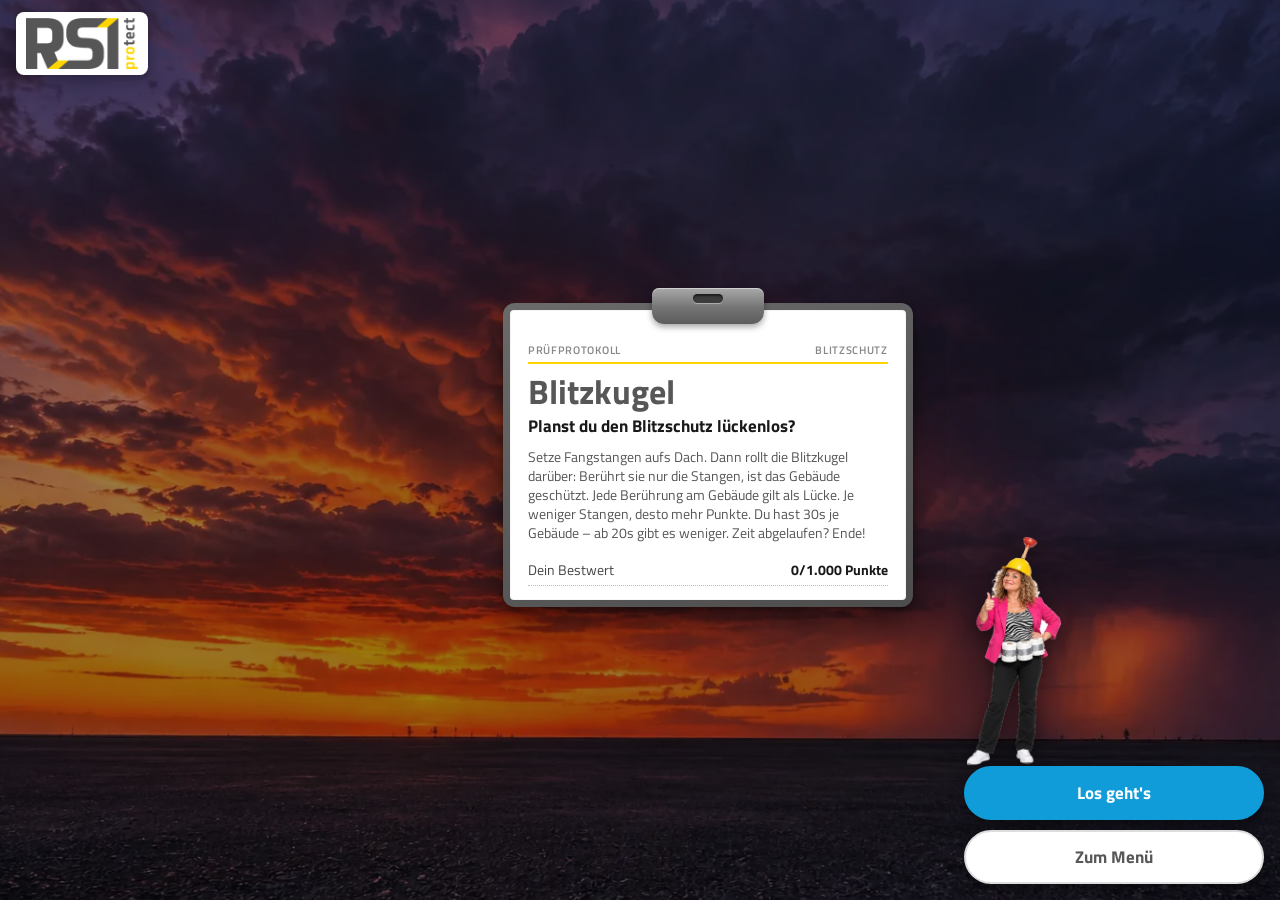
<file: blitzschutz-blitzkugel/index.html>
<!doctype html>
<html lang="de">
<head>
<meta charset="utf-8">
<meta name="viewport" content="width=device-width, initial-scale=1, viewport-fit=cover">
<meta name="theme-color" content="#191919">
<title>Blitzkugel</title>
<link rel="stylesheet" href="rahmen.css">
<style>
  /* Schrift der Website: Titillium Web, lokal (schrift/, Lizenz OFL schrift/OFL.txt, nur Latin) – nichts von fremden Servern */
  @font-face { font-family: 'Titillium Web'; font-style: normal; font-weight: 400; font-display: swap; src: url('schrift/titillium-web-400.woff2') format('woff2'); }
  @font-face { font-family: 'Titillium Web'; font-style: normal; font-weight: 600; font-display: swap; src: url('schrift/titillium-web-600.woff2') format('woff2'); }
  @font-face { font-family: 'Titillium Web'; font-style: normal; font-weight: 700; font-display: swap; src: url('schrift/titillium-web-700.woff2') format('woff2'); }
  @font-face { font-family: 'Titillium Web'; font-style: normal; font-weight: 900; font-display: swap; src: url('schrift/titillium-web-900.woff2') format('woff2'); }
</style>
<link rel="preload" as="font" type="font/woff2" href="schrift/titillium-web-700.woff2" crossorigin>
<!-- Hintergrund des Start- und Spielbilds früh laden -->
<link rel="preload" as="image" href="bilder/himmel.webp">
<link rel="icon" type="image/png" href="icons/favicon.png">
<link rel="apple-touch-icon" href="icons/apple-touch-icon.png">
</head>
<body>
<script src="kunde/kunde.js"></script>
<script src="rahmen.js"></script>
<script src="spiel.js"></script>
<script>
// Service Worker der Sammlung (Sammlung als App installierbar, zuerst Netz – siehe ../sw.js)
if ('serviceWorker' in navigator && location.protocol !== 'file:') navigator.serviceWorker.register('../sw.js').catch(() => {});
</script>
</body>
</html>
</file>
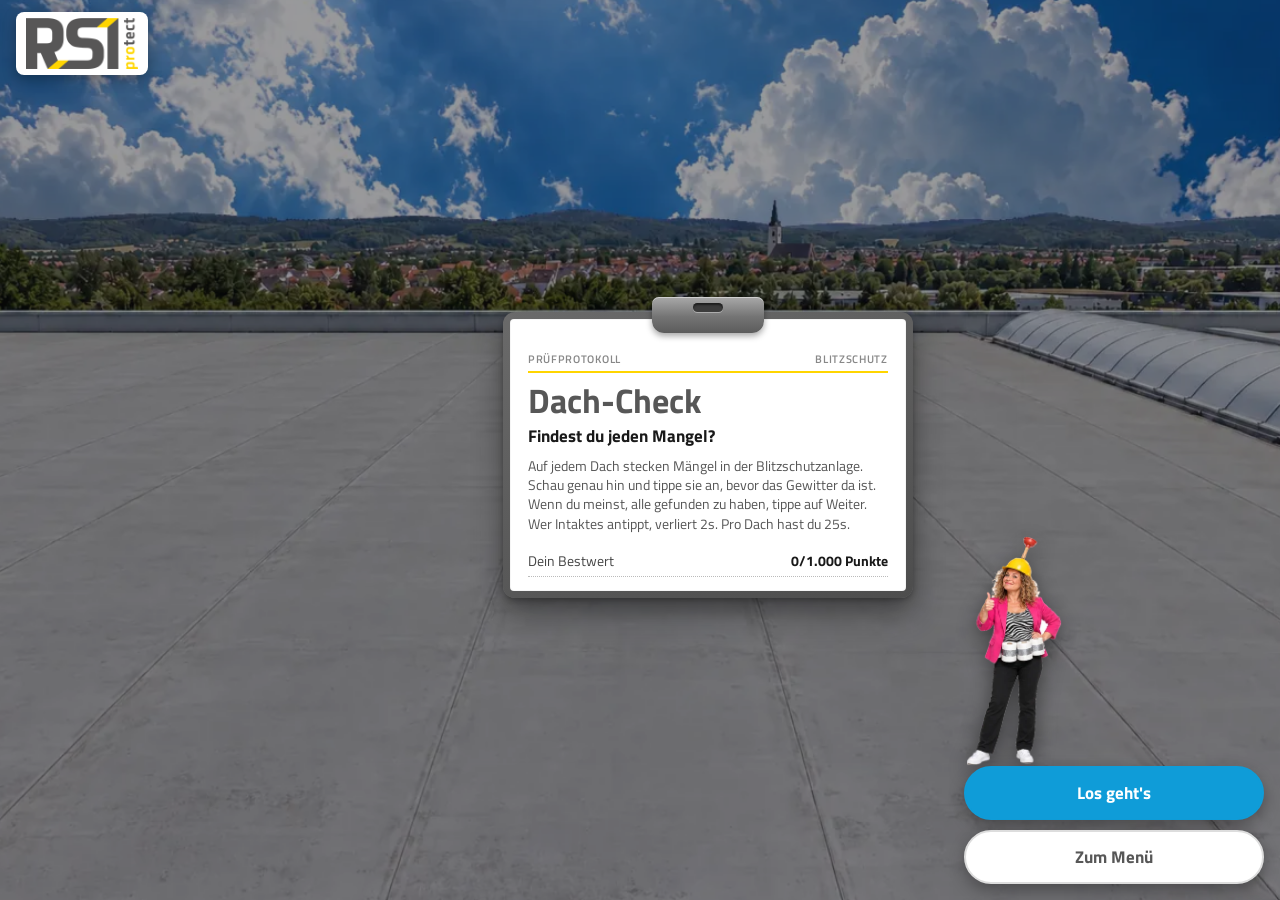
<file: blitzschutz-dachcheck/index.html>
<!doctype html>
<html lang="de">
<head>
<meta charset="utf-8">
<meta name="viewport" content="width=device-width, initial-scale=1, viewport-fit=cover">
<meta name="theme-color" content="#191919">
<title>Dach-Check</title>
<link rel="stylesheet" href="rahmen.css">
<style>
  /* Schrift der Website: Titillium Web, lokal (schrift/, Lizenz OFL schrift/OFL.txt, nur Latin) – nichts von fremden Servern */
  @font-face { font-family: 'Titillium Web'; font-style: normal; font-weight: 400; font-display: swap; src: url('schrift/titillium-web-400.woff2') format('woff2'); }
  @font-face { font-family: 'Titillium Web'; font-style: normal; font-weight: 600; font-display: swap; src: url('schrift/titillium-web-600.woff2') format('woff2'); }
  @font-face { font-family: 'Titillium Web'; font-style: normal; font-weight: 700; font-display: swap; src: url('schrift/titillium-web-700.woff2') format('woff2'); }
  @font-face { font-family: 'Titillium Web'; font-style: normal; font-weight: 900; font-display: swap; src: url('schrift/titillium-web-900.woff2') format('woff2'); }
</style>
<link rel="preload" as="font" type="font/woff2" href="schrift/titillium-web-700.woff2" crossorigin>
<!-- Hintergrund des Start- und Spielbilds früh laden -->
<link rel="preload" as="image" href="bilder/start.webp">
<link rel="icon" type="image/png" href="icons/favicon.png">
<link rel="apple-touch-icon" href="icons/apple-touch-icon.png">
</head>
<body>
<script src="kunde/kunde.js"></script>
<script src="rahmen.js"></script>
<script src="spiel.js"></script>
<script>
// Service Worker der Sammlung (Sammlung als App installierbar, zuerst Netz – siehe ../sw.js)
if ('serviceWorker' in navigator && location.protocol !== 'file:') navigator.serviceWorker.register('../sw.js').catch(() => {});
</script>
</body>
</html>
</file>
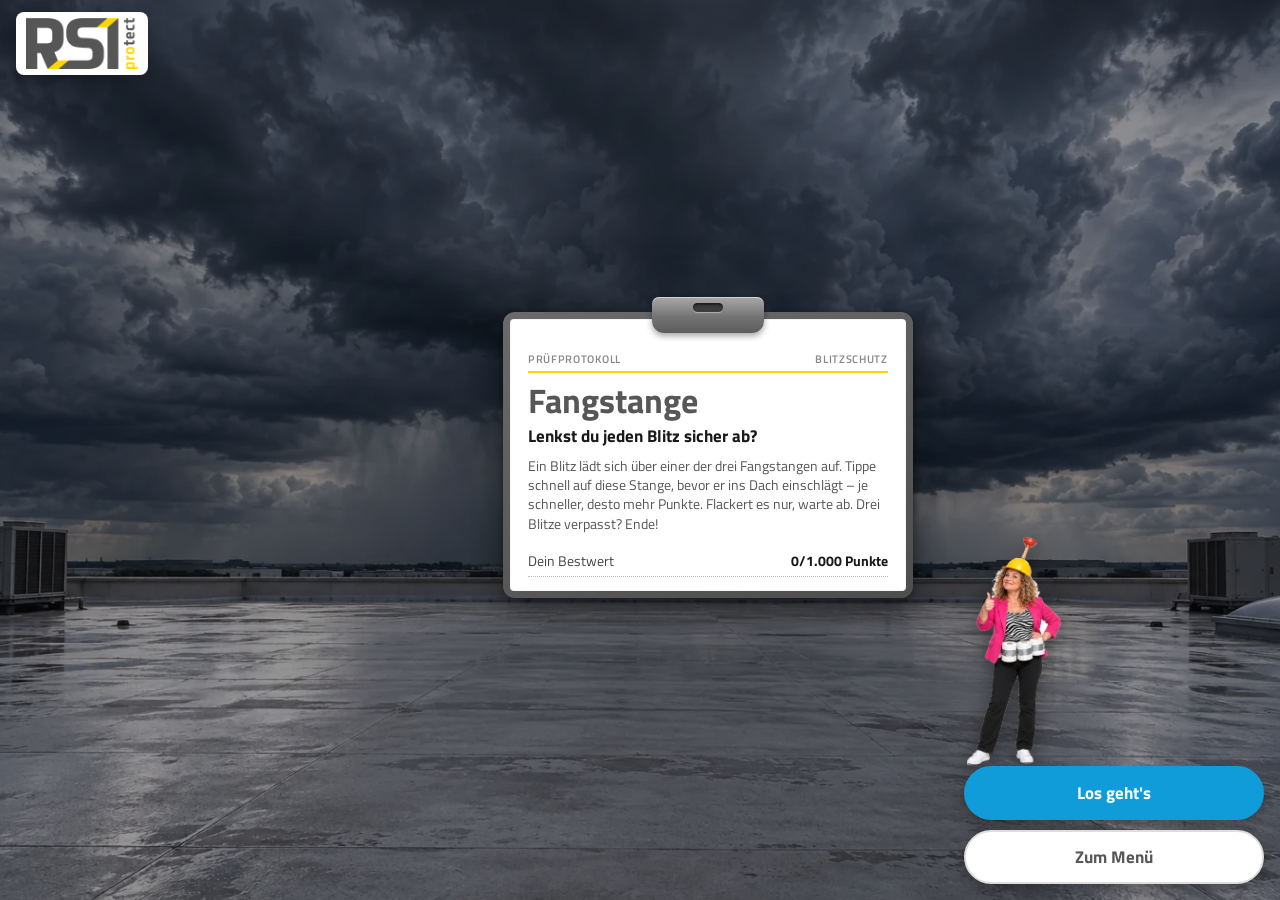
<file: blitzschutz-fangstange/index.html>
<!doctype html>
<html lang="de">
<head>
<meta charset="utf-8">
<meta name="viewport" content="width=device-width, initial-scale=1, viewport-fit=cover">
<meta name="theme-color" content="#191919">
<title>Fangstange</title>
<link rel="stylesheet" href="rahmen.css">
<style>
  /* Schrift der Website: Titillium Web, lokal (schrift/, Lizenz OFL schrift/OFL.txt, nur Latin) – nichts von fremden Servern */
  @font-face { font-family: 'Titillium Web'; font-style: normal; font-weight: 400; font-display: swap; src: url('schrift/titillium-web-400.woff2') format('woff2'); }
  @font-face { font-family: 'Titillium Web'; font-style: normal; font-weight: 600; font-display: swap; src: url('schrift/titillium-web-600.woff2') format('woff2'); }
  @font-face { font-family: 'Titillium Web'; font-style: normal; font-weight: 700; font-display: swap; src: url('schrift/titillium-web-700.woff2') format('woff2'); }
  @font-face { font-family: 'Titillium Web'; font-style: normal; font-weight: 900; font-display: swap; src: url('schrift/titillium-web-900.woff2') format('woff2'); }
</style>
<link rel="preload" as="font" type="font/woff2" href="schrift/titillium-web-700.woff2" crossorigin>
<!-- Hintergrund des Start- und Spielbilds früh laden -->
<link rel="preload" as="image" href="bilder/dach.webp">
<link rel="icon" type="image/png" href="icons/favicon.png">
<link rel="apple-touch-icon" href="icons/apple-touch-icon.png">
</head>
<body>
<script src="kunde/kunde.js"></script>
<script src="rahmen.js"></script>
<script src="spiel.js"></script>
<script>
// Service Worker der Sammlung (Sammlung als App installierbar, zuerst Netz – siehe ../sw.js)
if ('serviceWorker' in navigator && location.protocol !== 'file:') navigator.serviceWorker.register('../sw.js').catch(() => {});
</script>
</body>
</html>
</file>
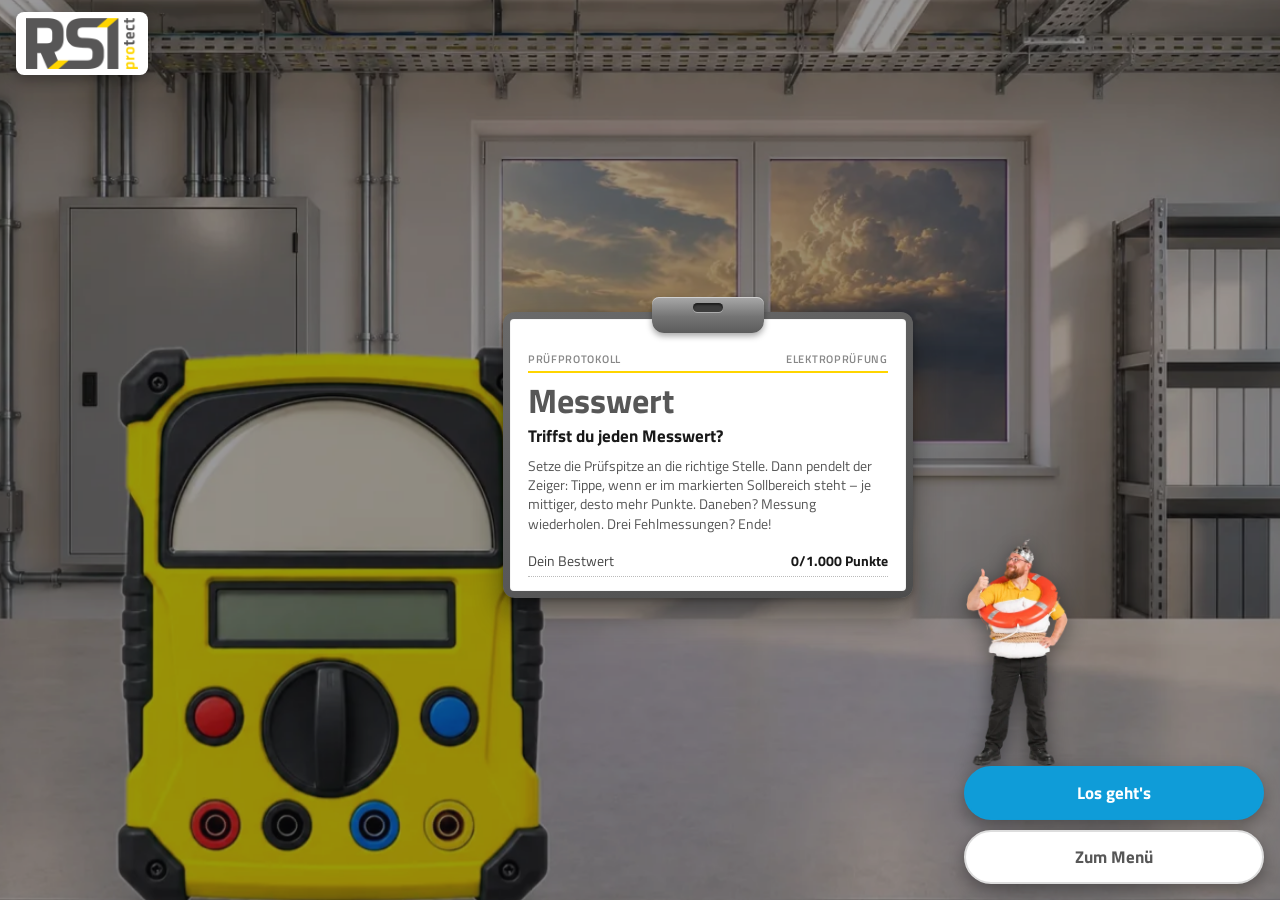
<file: elektro-messwert/index.html>
<!doctype html>
<html lang="de">
<head>
<meta charset="utf-8">
<meta name="viewport" content="width=device-width, initial-scale=1, viewport-fit=cover">
<meta name="theme-color" content="#191919">
<title>Messwert</title>
<link rel="stylesheet" href="rahmen.css">
<style>
  /* Schrift der Website: Titillium Web, lokal (schrift/, Lizenz OFL schrift/OFL.txt, nur Latin) – nichts von fremden Servern */
  @font-face { font-family: 'Titillium Web'; font-style: normal; font-weight: 400; font-display: swap; src: url('schrift/titillium-web-400.woff2') format('woff2'); }
  @font-face { font-family: 'Titillium Web'; font-style: normal; font-weight: 600; font-display: swap; src: url('schrift/titillium-web-600.woff2') format('woff2'); }
  @font-face { font-family: 'Titillium Web'; font-style: normal; font-weight: 700; font-display: swap; src: url('schrift/titillium-web-700.woff2') format('woff2'); }
  @font-face { font-family: 'Titillium Web'; font-style: normal; font-weight: 900; font-display: swap; src: url('schrift/titillium-web-900.woff2') format('woff2'); }
  /* Hochformat (MZ, 24.10.2026): Figur im Startbild rechts wie im Spiel, Blick nach links zur Mitte (der Rahmen spiegelt
     nach der Lage); Auftritt kommt dann von rechts. Querformat unverändert. */
  @media (orientation: portrait), (max-width: 499px) {
    .stil-protokoll #startSchirm .figur { left: auto; right: 2px; --seite: 1; }
  }
</style>
<link rel="preload" as="font" type="font/woff2" href="schrift/titillium-web-700.woff2" crossorigin>
<!-- Hintergrund des Start- und Spielbilds früh laden -->
<link rel="preload" as="image" href="bilder/start.webp">
<link rel="icon" type="image/png" href="icons/favicon.png">
<link rel="apple-touch-icon" href="icons/apple-touch-icon.png">
</head>
<body>
<script src="kunde/kunde.js"></script>
<script src="rahmen.js"></script>
<script src="spiel.js"></script>
<script>
// Service Worker der Sammlung (Sammlung als App installierbar, zuerst Netz – siehe ../sw.js)
if ('serviceWorker' in navigator && location.protocol !== 'file:') navigator.serviceWorker.register('../sw.js').catch(() => {});
</script>
</body>
</html>
</file>
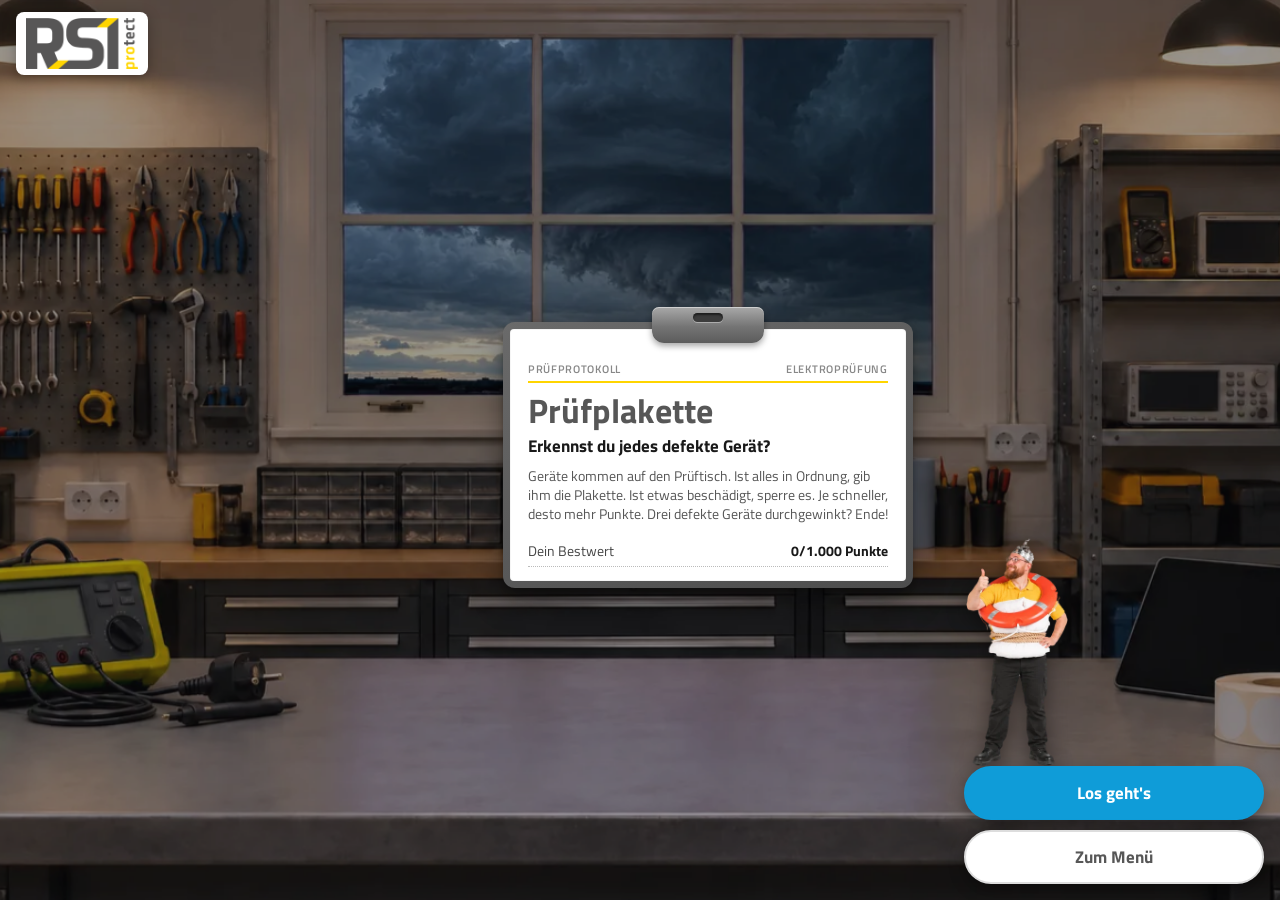
<file: elektro-pruefplakette/index.html>
<!doctype html>
<html lang="de">
<head>
<meta charset="utf-8">
<meta name="viewport" content="width=device-width, initial-scale=1, viewport-fit=cover">
<meta name="theme-color" content="#191919">
<title>Prüfplakette</title>
<link rel="stylesheet" href="rahmen.css">
<style>
  /* Schrift der Website: Titillium Web, lokal (schrift/, Lizenz OFL schrift/OFL.txt, nur Latin) – nichts von fremden Servern */
  @font-face { font-family: 'Titillium Web'; font-style: normal; font-weight: 400; font-display: swap; src: url('schrift/titillium-web-400.woff2') format('woff2'); }
  @font-face { font-family: 'Titillium Web'; font-style: normal; font-weight: 600; font-display: swap; src: url('schrift/titillium-web-600.woff2') format('woff2'); }
  @font-face { font-family: 'Titillium Web'; font-style: normal; font-weight: 700; font-display: swap; src: url('schrift/titillium-web-700.woff2') format('woff2'); }
  @font-face { font-family: 'Titillium Web'; font-style: normal; font-weight: 900; font-display: swap; src: url('schrift/titillium-web-900.woff2') format('woff2'); }
</style>
<link rel="preload" as="font" type="font/woff2" href="schrift/titillium-web-700.woff2" crossorigin>
<!-- Hintergrund des Start- und Spielbilds früh laden -->
<link rel="preload" as="image" href="bilder/start.webp">
<link rel="icon" type="image/png" href="icons/favicon.png">
<link rel="apple-touch-icon" href="icons/apple-touch-icon.png">
</head>
<body>
<script src="kunde/kunde.js"></script>
<script src="rahmen.js"></script>
<script src="spiel.js"></script>
<script>
// Service Worker der Sammlung (Sammlung als App installierbar, zuerst Netz – siehe ../sw.js)
if ('serviceWorker' in navigator && location.protocol !== 'file:') navigator.serviceWorker.register('../sw.js').catch(() => {});
</script>
</body>
</html>
</file>
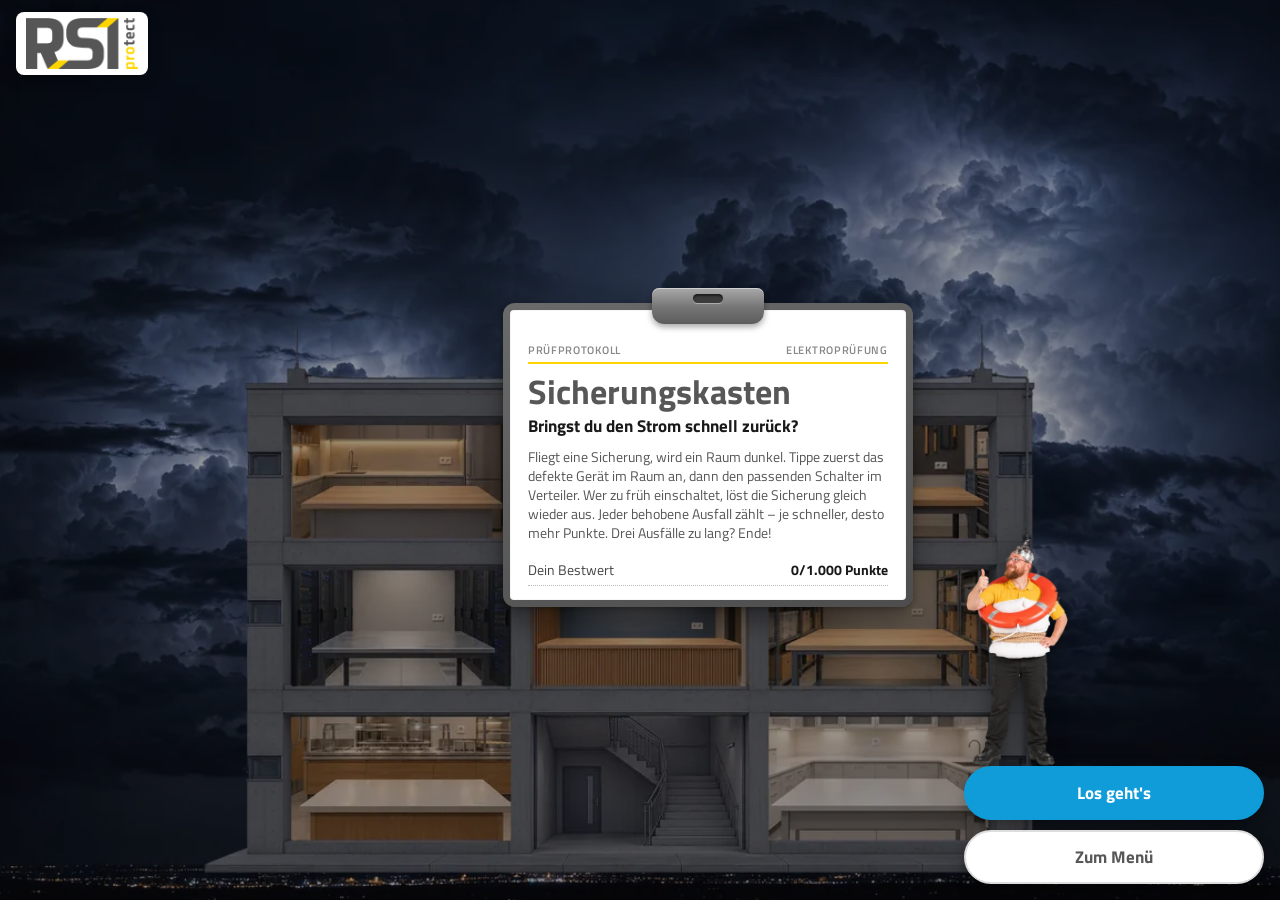
<file: elektro-sicherungskasten/index.html>
<!doctype html>
<html lang="de">
<head>
<meta charset="utf-8">
<meta name="viewport" content="width=device-width, initial-scale=1, viewport-fit=cover">
<meta name="theme-color" content="#191919">
<title>Sicherungskasten</title>
<link rel="stylesheet" href="rahmen.css">
<style>
  /* Schrift der Website: Titillium Web, lokal (schrift/, Lizenz OFL schrift/OFL.txt, nur Latin) – nichts von fremden Servern */
  @font-face { font-family: 'Titillium Web'; font-style: normal; font-weight: 400; font-display: swap; src: url('schrift/titillium-web-400.woff2') format('woff2'); }
  @font-face { font-family: 'Titillium Web'; font-style: normal; font-weight: 600; font-display: swap; src: url('schrift/titillium-web-600.woff2') format('woff2'); }
  @font-face { font-family: 'Titillium Web'; font-style: normal; font-weight: 700; font-display: swap; src: url('schrift/titillium-web-700.woff2') format('woff2'); }
  @font-face { font-family: 'Titillium Web'; font-style: normal; font-weight: 900; font-display: swap; src: url('schrift/titillium-web-900.woff2') format('woff2'); }
</style>
<link rel="preload" as="font" type="font/woff2" href="schrift/titillium-web-700.woff2" crossorigin>
<!-- Hintergrund des Start- und Spielbilds früh laden -->
<link rel="preload" as="image" href="bilder/start.webp">
<link rel="icon" type="image/png" href="icons/favicon.png">
<link rel="apple-touch-icon" href="icons/apple-touch-icon.png">
</head>
<body>
<script src="kunde/kunde.js"></script>
<script src="rahmen.js"></script>
<script src="spiel.js"></script>
<script>
// Service Worker der Sammlung (Sammlung als App installierbar, zuerst Netz – siehe ../sw.js)
if ('serviceWorker' in navigator && location.protocol !== 'file:') navigator.serviceWorker.register('../sw.js').catch(() => {});
</script>
</body>
</html>
</file>
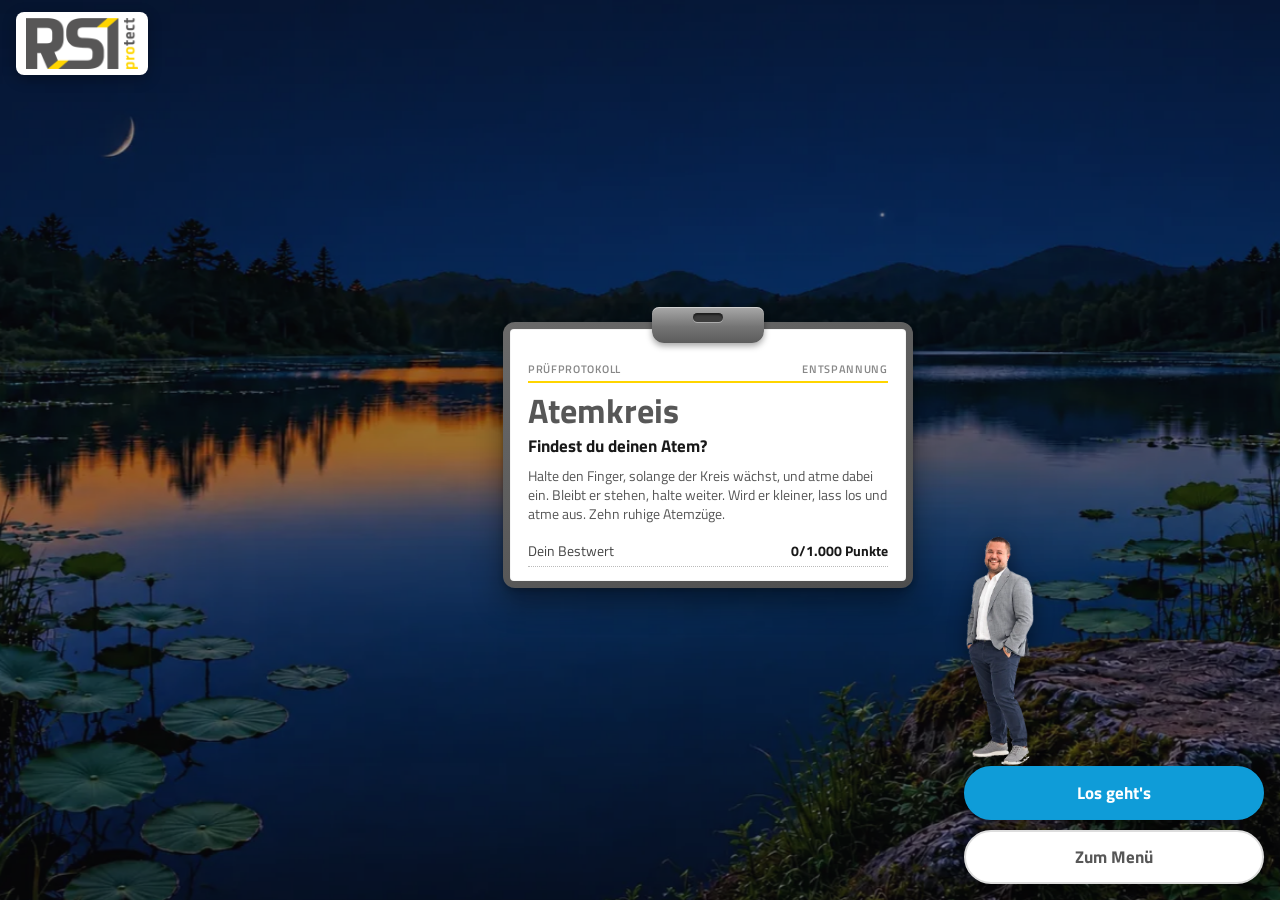
<file: entspannung-atemkreis/index.html>
<!doctype html>
<html lang="de">
<head>
<meta charset="utf-8">
<meta name="viewport" content="width=device-width, initial-scale=1, viewport-fit=cover">
<meta name="theme-color" content="#191919">
<title>Atemkreis</title>
<link rel="stylesheet" href="rahmen.css">
<style>
  /* Schrift der Website: Titillium Web, lokal (schrift/, Lizenz OFL schrift/OFL.txt, nur Latin) – nichts von fremden Servern */
  @font-face { font-family: 'Titillium Web'; font-style: normal; font-weight: 400; font-display: swap; src: url('schrift/titillium-web-400.woff2') format('woff2'); }
  @font-face { font-family: 'Titillium Web'; font-style: normal; font-weight: 600; font-display: swap; src: url('schrift/titillium-web-600.woff2') format('woff2'); }
  @font-face { font-family: 'Titillium Web'; font-style: normal; font-weight: 700; font-display: swap; src: url('schrift/titillium-web-700.woff2') format('woff2'); }
  @font-face { font-family: 'Titillium Web'; font-style: normal; font-weight: 900; font-display: swap; src: url('schrift/titillium-web-900.woff2') format('woff2'); }
  /* Bereich Entspannung (MZ, 23.10.2026): Avatar im Startbild ruhiger als Frau/Mann – sanft hereingleiten statt springen/wackeln.
     Gilt nur für dieses Spiel (rahmen.css bleibt unverändert); reduced-motion und Bildpause aus rahmen.css gelten weiter. */
  @keyframes figurSanft {
    0% { opacity: 0; transform: translateX(-34%); }
    55% { opacity: 1; }
    100% { opacity: 1; transform: none; }
  }
  .stil-protokoll #startSchirm:not([hidden]) .figur { animation: figurSanft 1.8s .45s cubic-bezier(.22,.61,.36,1) both; }
</style>
<link rel="preload" as="font" type="font/woff2" href="schrift/titillium-web-700.woff2" crossorigin>
<!-- Hintergrund des Start- und Spielbilds früh laden -->
<link rel="preload" as="image" href="bilder/start.webp">
<link rel="icon" type="image/png" href="icons/favicon.png">
<link rel="apple-touch-icon" href="icons/apple-touch-icon.png">
</head>
<body>
<script src="kunde/kunde.js"></script>
<script src="rahmen.js"></script>
<script src="spiel.js"></script>
<script>
// Service Worker der Sammlung (Sammlung als App installierbar, zuerst Netz – siehe ../sw.js)
if ('serviceWorker' in navigator && location.protocol !== 'file:') navigator.serviceWorker.register('../sw.js').catch(() => {});
</script>
</body>
</html>
</file>
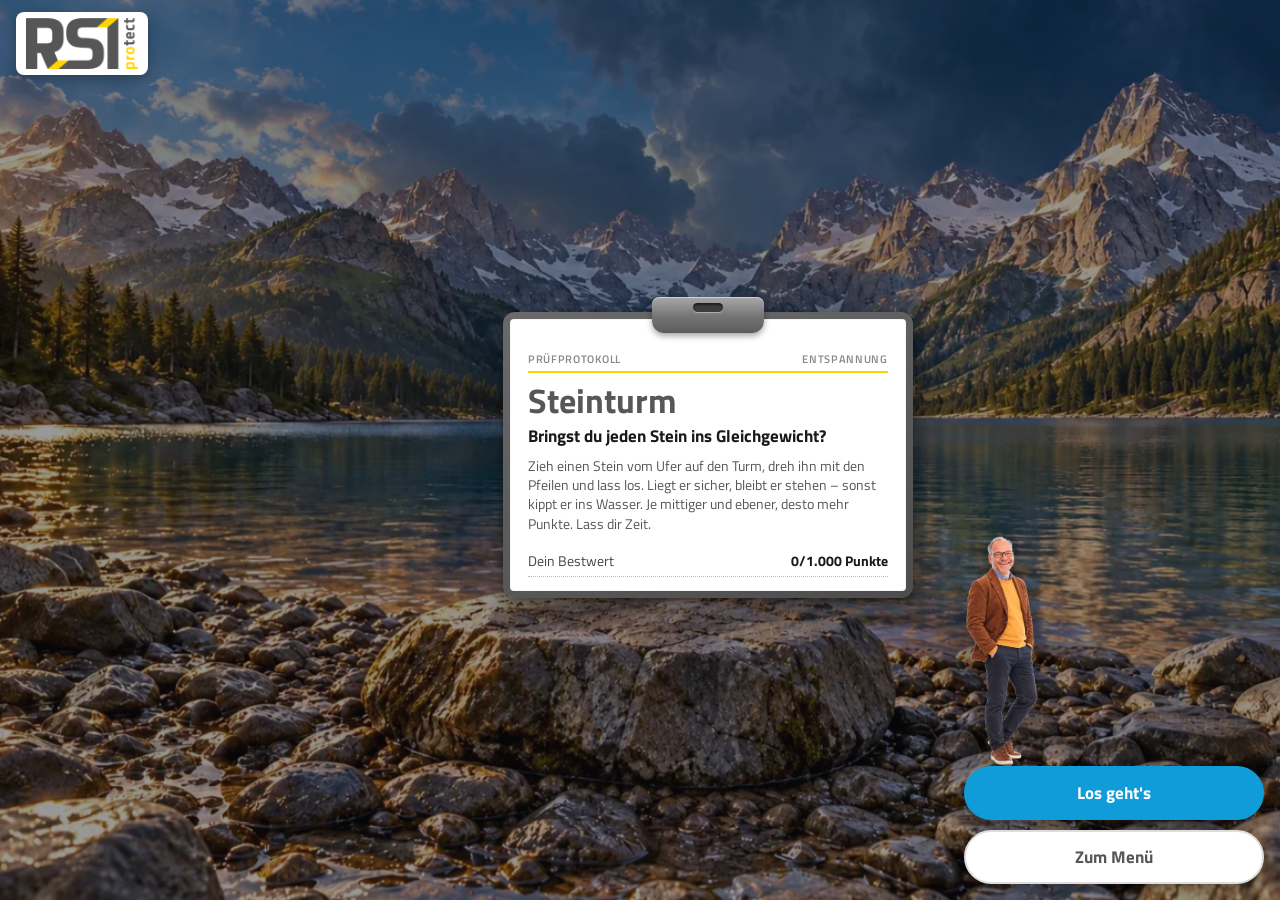
<file: entspannung-steinturm/index.html>
<!doctype html>
<html lang="de">
<head>
<meta charset="utf-8">
<meta name="viewport" content="width=device-width, initial-scale=1, viewport-fit=cover">
<meta name="theme-color" content="#191919">
<title>Steinturm</title>
<link rel="stylesheet" href="rahmen.css">
<style>
  /* Schrift der Website: Titillium Web, lokal (schrift/, Lizenz OFL schrift/OFL.txt, nur Latin) – nichts von fremden Servern */
  @font-face { font-family: 'Titillium Web'; font-style: normal; font-weight: 400; font-display: swap; src: url('schrift/titillium-web-400.woff2') format('woff2'); }
  @font-face { font-family: 'Titillium Web'; font-style: normal; font-weight: 600; font-display: swap; src: url('schrift/titillium-web-600.woff2') format('woff2'); }
  @font-face { font-family: 'Titillium Web'; font-style: normal; font-weight: 700; font-display: swap; src: url('schrift/titillium-web-700.woff2') format('woff2'); }
  @font-face { font-family: 'Titillium Web'; font-style: normal; font-weight: 900; font-display: swap; src: url('schrift/titillium-web-900.woff2') format('woff2'); }
  /* Bereich Entspannung (MZ, 23.10.2026): Avatar im Startbild ruhiger als Frau/Mann – sanft hereingleiten statt springen/wackeln.
     Gilt nur für dieses Spiel (rahmen.css bleibt unverändert); reduced-motion und Bildpause aus rahmen.css gelten weiter. */
  @keyframes figurSanft {
    0% { opacity: 0; transform: translateX(-34%); }
    55% { opacity: 1; }
    100% { opacity: 1; transform: none; }
  }
  .stil-protokoll #startSchirm:not([hidden]) .figur { animation: figurSanft 1.8s .45s cubic-bezier(.22,.61,.36,1) both; }
</style>
<link rel="preload" as="font" type="font/woff2" href="schrift/titillium-web-700.woff2" crossorigin>
<!-- Hintergrund des Start- und Spielbilds früh laden -->
<link rel="preload" as="image" href="bilder/start.webp">
<link rel="icon" type="image/png" href="icons/favicon.png">
<link rel="apple-touch-icon" href="icons/apple-touch-icon.png">
</head>
<body>
<script src="kunde/kunde.js"></script>
<script src="rahmen.js"></script>
<script src="spiel.js"></script>
<script>
// Service Worker der Sammlung (Sammlung als App installierbar, zuerst Netz – siehe ../sw.js)
if ('serviceWorker' in navigator && location.protocol !== 'file:') navigator.serviceWorker.register('../sw.js').catch(() => {});
</script>
</body>
</html>
</file>
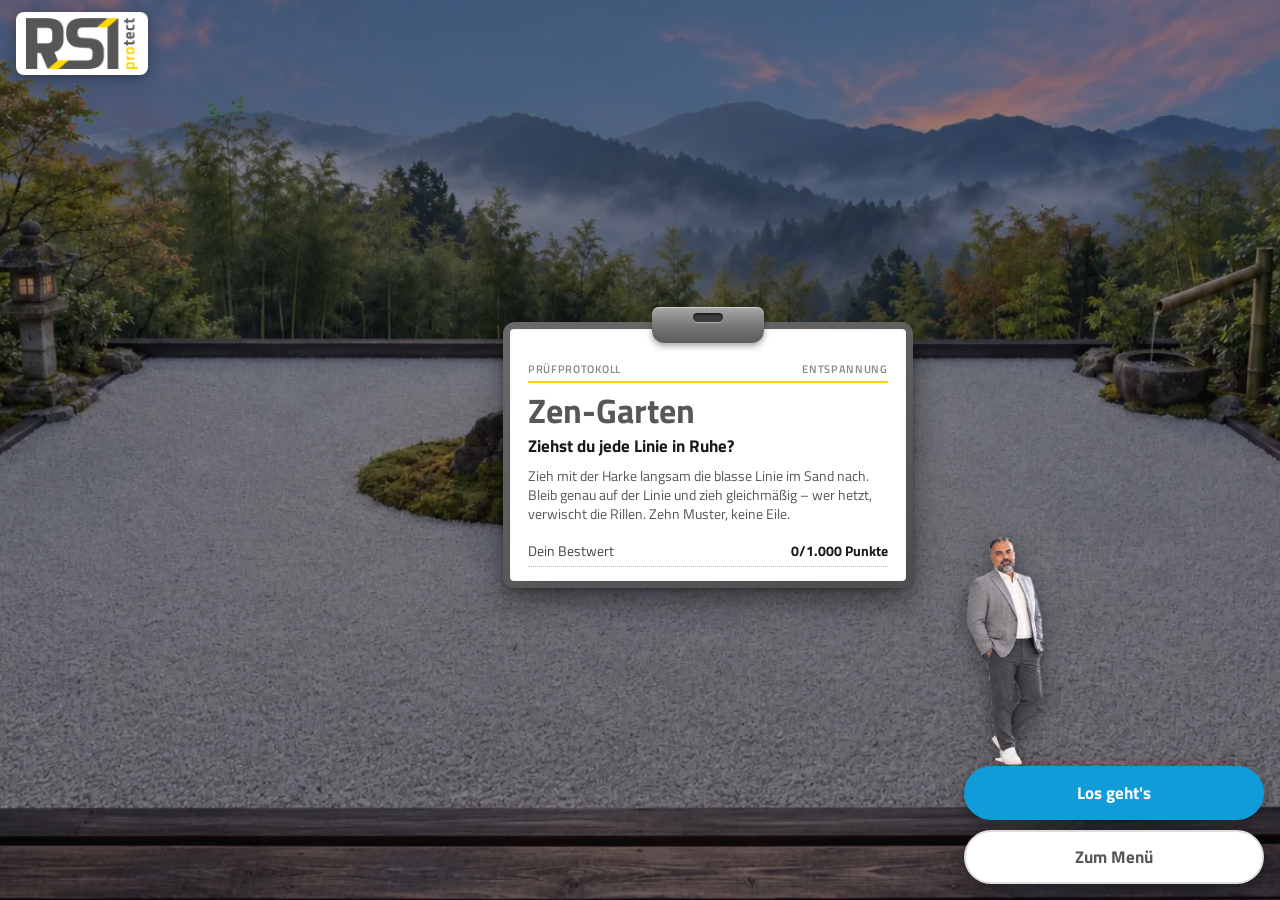
<file: entspannung-zengarten/index.html>
<!doctype html>
<html lang="de">
<head>
<meta charset="utf-8">
<meta name="viewport" content="width=device-width, initial-scale=1, viewport-fit=cover">
<meta name="theme-color" content="#191919">
<title>Zen-Garten</title>
<link rel="stylesheet" href="rahmen.css">
<style>
  /* Schrift der Website: Titillium Web, lokal (schrift/, Lizenz OFL schrift/OFL.txt, nur Latin) – nichts von fremden Servern */
  @font-face { font-family: 'Titillium Web'; font-style: normal; font-weight: 400; font-display: swap; src: url('schrift/titillium-web-400.woff2') format('woff2'); }
  @font-face { font-family: 'Titillium Web'; font-style: normal; font-weight: 600; font-display: swap; src: url('schrift/titillium-web-600.woff2') format('woff2'); }
  @font-face { font-family: 'Titillium Web'; font-style: normal; font-weight: 700; font-display: swap; src: url('schrift/titillium-web-700.woff2') format('woff2'); }
  @font-face { font-family: 'Titillium Web'; font-style: normal; font-weight: 900; font-display: swap; src: url('schrift/titillium-web-900.woff2') format('woff2'); }
  /* Bereich Entspannung (MZ, 23.10.2026): Avatar im Startbild ruhiger als Frau/Mann – sanft hereingleiten statt springen/wackeln.
     Gilt nur für dieses Spiel (rahmen.css bleibt unverändert); reduced-motion und Bildpause aus rahmen.css gelten weiter. */
  @keyframes figurSanft {
    0% { opacity: 0; transform: translateX(-34%); }
    55% { opacity: 1; }
    100% { opacity: 1; transform: none; }
  }
  .stil-protokoll #startSchirm:not([hidden]) .figur { animation: figurSanft 1.8s .45s cubic-bezier(.22,.61,.36,1) both; }
</style>
<link rel="preload" as="font" type="font/woff2" href="schrift/titillium-web-700.woff2" crossorigin>
<!-- Hintergrund des Start- und Spielbilds früh laden -->
<link rel="preload" as="image" href="bilder/start.webp">
<link rel="icon" type="image/png" href="icons/favicon.png">
<link rel="apple-touch-icon" href="icons/apple-touch-icon.png">
</head>
<body>
<script src="kunde/kunde.js"></script>
<script src="rahmen.js"></script>
<script src="spiel.js"></script>
<script>
// Service Worker der Sammlung (Sammlung als App installierbar, zuerst Netz – siehe ../sw.js)
if ('serviceWorker' in navigator && location.protocol !== 'file:') navigator.serviceWorker.register('../sw.js').catch(() => {});
</script>
</body>
</html>
</file>
<file: blitzschutz-blitzkugel/rahmen.css>
/* Rahmen für alle Mini-Games: Spielfläche, Anzeige oben, Start- und Endbild.
   Die Farben setzt rahmen.js aus kunde/kunde.js. */
* { box-sizing: border-box; }
html, body {
  margin: 0; height: 100%; overflow: hidden;
  background: var(--dunkel, #151922); color: var(--hell, #fff);
  font-family: system-ui, -apple-system, "Segoe UI", Roboto, Arial, sans-serif;
  -webkit-tap-highlight-color: transparent; user-select: none; -webkit-user-select: none;
}
canvas#feld { position: fixed; inset: 0; width: 100%; height: 100%; display: block; touch-action: none; }

/* ---------- Anzeige oben ---------- */
#anzeige {
  position: fixed; left: 0; right: 0; top: 0; height: 48px; padding: 0 10px;
  display: flex; align-items: center; gap: 10px; pointer-events: none;
  font-weight: 700; font-size: 16px; text-shadow: 0 1px 3px rgba(0,0,0,.6);
}
#anzeige .links { flex: 1; white-space: nowrap; overflow: hidden; text-overflow: ellipsis; }
#anzeige .rechts { white-space: nowrap; font-variant-numeric: tabular-nums; }
#anzeige button, #anzeige a {
  pointer-events: auto; width: 36px; height: 36px; border-radius: 50%; border: 0;
  background: rgba(0,0,0,.35); color: #fff; font-size: 17px; cursor: pointer; padding: 0;
  display: grid; place-items: center; flex: none;
}
#anzeige button svg, #anzeige a svg { width: 20px; height: 20px; fill: none; stroke: currentColor; stroke-width: 2; stroke-linecap: round; stroke-linejoin: round; }
/* Zettel-Stil („Akten & Action“, MZ 22.10.2026): Haus-Symbol als beschrifteter Knopf „⌂ Zum Menü“, unter 420 px „⌂ Menü“.
   Passt die Kopfzeile nicht in eine Zeile (rahmen.js setzt dann die Klasse eng), stehen Spielstand und Punkte ordentlich
   zweizeilig übereinander, damit nichts überläuft oder umbricht. */
.stil-zettel #anzeige #heimKnopf { width: auto; border-radius: 18px; padding: 0 13px 0 9px; display: flex; align-items: center; gap: 6px;
  font-size: 14px; font-weight: 800; white-space: nowrap; text-shadow: none; text-decoration: none; }
.stil-zettel #heimKnopf .kurz { display: none; }
@media (max-width: 419px) {
  .stil-zettel #heimKnopf .lang { display: none; }
  .stil-zettel #heimKnopf .kurz { display: inline; }
  .stil-zettel #anzeige #heimKnopf { padding: 0 10px 0 8px; gap: 4px; }
}
@media all {
  .stil-zettel #anzeige.eng { display: grid; grid-template-columns: auto 1fr auto auto; grid-template-rows: 1fr 1fr; column-gap: 8px; row-gap: 0;
    align-items: center; font-size: 14.5px; line-height: 1.1; }
  .stil-zettel #anzeige.eng #heimKnopf, .stil-zettel #anzeige.eng button { grid-row: 1 / 3; }
  .stil-zettel #anzeige.eng #heimKnopf { grid-column: 1; }
  .stil-zettel #anzeige.eng .links { grid-column: 2; grid-row: 1; align-self: end; }
  .stil-zettel #anzeige.eng .rechts { grid-column: 2; grid-row: 2; align-self: start; }
  .stil-zettel #anzeige.eng #tonKnopf { grid-column: 3; }
  .stil-zettel #anzeige.eng #vollKnopf { grid-column: 4; }
  .stil-zettel #anzeige.eng #vollKnopf[hidden] { display: none; }
}

/* ---------- Start- und Endbild ---------- */
.schirm {
  position: fixed; inset: 0; display: flex; align-items: center; justify-content: center;
  padding: 16px; overflow-y: auto; background: rgba(0,0,0,.55);
  -webkit-backdrop-filter: blur(3px); backdrop-filter: blur(3px);
}
.schirm[hidden] { display: none; }
.karte {
  width: 100%; max-width: 400px; margin: auto; padding: 22px 22px 20px; text-align: center;
  background: var(--dunkel); border: 2px solid var(--haupt); border-radius: 18px;
  box-shadow: 0 10px 40px rgba(0,0,0,.5);
}
.karte .logo { display: block; max-width: 70%; max-height: 72px; margin: 0 auto 14px; object-fit: contain; }
.karte h1 { margin: 0 0 4px; font-size: clamp(24px, 7vw, 32px); line-height: 1.1; }
.karte .unter { margin: 0 0 12px; font-size: 16px; opacity: .85; }
.karte .anleitung { margin: 0 0 16px; font-size: 14px; line-height: 1.4; opacity: .75; }
.karte .wert { margin: 6px 0 2px; font-size: clamp(34px, 11vw, 48px); font-weight: 800; color: var(--akzent); font-variant-numeric: tabular-nums; }
.karte .wert small { font-size: .45em; font-weight: 800; margin-left: 4px; }
/* statt der Zahl ein kurzer Text (Rahmen.ende(..., { wert: '…' })) */
.karte .wert.bilanz { font-size: clamp(17px, 4.8vw, 21px); line-height: 1.3; margin: 10px 0 12px; white-space: pre-line; }
/* optionales Bild im Endbild (Rahmen.ende(..., { bild })) – auf flachen Bildschirmen weggelassen */
.karte .bild { display: block; width: 100%; height: clamp(110px, 24vh, 210px); margin: 0 0 12px; object-fit: cover; border-radius: 12px; }
.karte .bild[hidden] { display: none; }
/* gemessene Zeit als Plakette unter den Punkten */
.karte .zeit {
  display: inline-flex; align-items: center; gap: 7px; margin: 6px 0 12px; padding: 5px 14px;
  border: 1.5px solid rgba(255,255,255,.35); border-radius: 999px; font-size: 16px; font-weight: 700;
  font-variant-numeric: tabular-nums;
}
.karte .zeit[hidden] { display: none; }
.karte .zeit svg { width: 17px; height: 17px; fill: none; stroke: currentColor; stroke-width: 2.2; stroke-linecap: round; }
.karte .bestwert { margin: 0 0 14px; font-size: 14px; opacity: .75; }
.karte .bestwert.neu { opacity: 1; color: var(--akzent); font-weight: 700; }
.karte .text { margin: 0 0 16px; font-size: 15px; line-height: 1.4; }
/* Spielname (Startbild) und Bewertung (Endbild, „Profi-Mechaniker!“) als schräges Band über der oberen Kante */
#startSchirm, #endSchirm { padding-top: 36px; padding-bottom: 36px; }   /* Platz für das Band, falls die Karte höher als der Bildschirm ist */
#startSchirm .karte, #endSchirm .karte { position: relative; padding-top: 30px; }
#startSchirm .titel, #endSchirm .ueberschrift {
  position: absolute; left: 50%; top: -17px; transform: translateX(-50%) rotate(-3deg);
  max-width: 92%; margin: 0; padding: 6px 18px; border-radius: 6px;
  background: var(--haupt); color: var(--haupt-text); font-size: 19px; font-weight: 900; line-height: 1.2;
  box-shadow: 0 4px 10px rgba(0,0,0,.45); white-space: nowrap; overflow: hidden; text-overflow: ellipsis;
}
#startSchirm .titel { top: -19px; font-size: 22px; }
#startSchirm .karte { padding-top: 54px; }
#startSchirm .karte .logo { margin-bottom: 22px; }
/* Endbild: Auswertung, eine Zeile je Runde mit Balken */
.karte .auswertung { margin: 0 0 16px; padding: 10px 12px; border-radius: 14px; background: rgba(255,255,255,.07); text-align: left; }
.karte .auswertung[hidden] { display: none; }
.auswertung .kopf:empty { display: none; }
.auswertung .kopf { margin: 0 0 6px; font-size: 11px; font-weight: 800; letter-spacing: 1.5px; text-transform: uppercase; opacity: .6; text-align: center; }
.auswertung .zeile { display: grid; grid-template-columns: 1fr 70px auto; align-items: center; gap: 10px; padding: 4px 0; font-size: 13px; }
.auswertung .zeile + .zeile { border-top: 1px solid rgba(255,255,255,.08); }
.auswertung .name { opacity: .85; white-space: nowrap; overflow: hidden; text-overflow: ellipsis; }
.auswertung .name small { opacity: .7; }
.auswertung .balken { height: 6px; border-radius: 3px; background: rgba(255,255,255,.12); overflow: hidden; }
.auswertung .balken i { display: block; height: 100%; border-radius: 3px; background: var(--akzent); }
.auswertung .zahl { min-width: 64px; font-weight: 800; font-variant-numeric: tabular-nums; text-align: right; }
.auswertung .zahl small { font-weight: 600; opacity: .6; }
.auswertung .zeile.schlecht .balken i { background: #ff6b6b; }
.auswertung .zeile.schlecht .zahl { color: #ff6b6b; }
.auswertung .zeile.offen { opacity: .4; }

/* Startbild: Frage als Sprechblase, Bestwert als Tafel */
#startSchirm .unter {
  position: relative; display: inline-block; margin: 0 0 20px; padding: 10px clamp(12px, 4.5vw, 18px);
  background: #fff; color: #111; border-radius: 14px; font-size: clamp(15px, 4.8vw, 18px);   /* auf schmalen Handys kleiner, damit einzeilig */ font-weight: 800; line-height: 1.25; opacity: 1;
}
#startSchirm .unter:empty { display: none; }
#startSchirm .unter::after {
  content: ""; position: absolute; left: 50%; bottom: -9px; margin-left: -9px;
  border: 9px solid transparent; border-bottom: 0; border-top-color: #fff;
}
.besttafel { margin: 0 0 14px; padding: 10px 12px; border-radius: 14px; background: rgba(255,255,255,.07); }
.besttafel[hidden] { display: none; }
.besttafel .name { font-size: 11px; font-weight: 800; letter-spacing: 1.5px; text-transform: uppercase; opacity: .6; }
.besttafel .zahl { margin-top: 2px; font-size: 30px; font-weight: 800; line-height: 1.1; color: var(--akzent); font-variant-numeric: tabular-nums; }
.besttafel .zahl small { font-size: .5em; color: var(--hell); opacity: .7; margin-left: 2px; }
.karte .quellen { margin: 12px 0 0; font-size: 11px; line-height: 1.35; opacity: .5; }
.karte .quellen:empty { display: none; }
.knopf {
  display: block; width: 100%; margin: 8px 0 0; padding: 13px 16px; border-radius: 12px;
  border: 2px solid var(--haupt); background: var(--haupt); color: var(--haupt-text);
  font: inherit; font-size: 17px; font-weight: 700; text-decoration: none; cursor: pointer;
}
.knopf.zweit { background: transparent; color: var(--hell); }

/* ---------- Animationen (dezent) ---------- */
/* Start- und Endbild: Logo springt herein und schwebt leicht, der Rest gleitet nacheinander hoch */
@keyframes einGleiten { from { opacity: 0; transform: translateY(14px); } }
@keyframes logoRein {
  0% { opacity: 0; transform: scale(.7) rotate(-4deg); }
  60% { opacity: 1; transform: scale(1.06) rotate(1deg); }
  100% { transform: none; }
}
@keyframes atmen { 50% { transform: scale(1.035); } }
@keyframes glanz { from { left: -60%; } to { left: 130%; } }
@keyframes bandRein {
  0% { opacity: 0; transform: translateX(-50%) rotate(-14deg) scale(1.7); }
  70% { opacity: 1; transform: translateX(-50%) rotate(-1deg) scale(.95); }
  100% { transform: translateX(-50%) rotate(-3deg); }
}
/* danach pulsiert das Band dauerhaft: wird etwas größer, wippt leicht und leuchtet (wie die gelbe Fläche im Menü) */
@keyframes bandPuls {
  0%, 100% { transform: translateX(-50%) rotate(-3deg) scale(1); box-shadow: 0 4px 10px rgba(0,0,0,.45); }
  50% { transform: translateX(-50%) rotate(-1deg) scale(1.08); box-shadow: 0 4px 10px rgba(0,0,0,.45), 0 0 24px 3px color-mix(in srgb, var(--haupt) 55%, transparent); }
}
.schirm:not([hidden]) .karte { animation: einGleiten .35s ease-out both; }
.schirm:not([hidden]) .karte > :not(.logo):not(.ueberschrift):not(.titel) { animation: einGleiten .45s ease-out both; }
.schirm:not([hidden]) .karte > :nth-child(2) { animation-delay: .12s; }
.schirm:not([hidden]) .karte > :nth-child(3) { animation-delay: .19s; }
.schirm:not([hidden]) .karte > :nth-child(4) { animation-delay: .26s; }
.schirm:not([hidden]) .karte > :nth-child(5) { animation-delay: .33s; }
.schirm:not([hidden]) .karte > :nth-child(6) { animation-delay: .40s; }
.schirm:not([hidden]) .karte > :nth-child(7) { animation-delay: .47s; }
.schirm:not([hidden]) .karte > :nth-child(n+8) { animation-delay: .54s; }
.schirm:not([hidden]) .karte .logo { animation: logoRein .7s cubic-bezier(.2,.9,.3,1.3) both; }
#startSchirm:not([hidden]) .titel, #endSchirm:not([hidden]) .ueberschrift {
  animation: bandRein .6s .25s cubic-bezier(.2,.9,.3,1.2) both, bandPuls 2.2s 1s ease-in-out infinite;
}

/* Knöpfe: heben sich beim Überfahren, geben beim Drücken nach; der Hauptknopf „atmet“ und glänzt */
.knopf { position: relative; overflow: hidden; transition: transform .15s, box-shadow .15s, background-color .15s; }
.knopf:hover { transform: translateY(-2px); box-shadow: 0 6px 16px rgba(0,0,0,.35); }
.knopf.zweit:hover { background: rgba(255,255,255,.06); }
.knopf:active { transform: scale(.97); box-shadow: none; }
.schirm:not([hidden]) .knopf:not(.zweit) { animation: einGleiten .45s .4s ease-out both, atmen 2.4s 1.2s ease-in-out infinite; }
.knopf:not(.zweit)::after {
  content: ""; position: absolute; top: 0; bottom: 0; width: 40%; left: -60%; pointer-events: none;
  background: linear-gradient(100deg, transparent, rgba(255,255,255,.55), transparent);
  animation: glanz 3.2s 1.5s ease-in-out infinite;
}
#anzeige button, #anzeige a { transition: transform .15s, background-color .15s; }
#anzeige button:hover, #anzeige a:hover { transform: scale(1.1); background: rgba(0,0,0,.5); }
#anzeige button:active, #anzeige a:active { transform: scale(.92); }

/* Wer weniger Bewegung eingestellt hat, bekommt keine Animationen */
@media (prefers-reduced-motion: reduce) {
  *, *::before, *::after { animation: none !important; transition: none !important; }
  /* Zettel-Stil: Zettel und Knöpfe nur kurz einblenden (keine Bildpause, kein Zoom) */
  .stil-zettel .schirm:not([hidden]) .zettel, .stil-zettel .schirm:not([hidden]) .knoepfe { animation: einblenden .25s ease-out both !important; }
}

/* Hohe Bildschirme (Handy hochkant): Karte höher, mehr Luft zwischen den Teilen */
@media (min-height: 680px) {
  .karte { padding: 34px 24px 30px; }
  .karte .logo { margin-bottom: 26px; }
  #startSchirm .karte .logo { margin-bottom: 34px; }
  .karte h1 { margin-bottom: 8px; }
  .karte .unter { margin-bottom: 22px; }
  .karte .anleitung { margin-bottom: 30px; line-height: 1.5; }
  .karte .text { margin-bottom: 16px; }
  .karte .bestwert { margin-bottom: 24px; }
  #startSchirm .unter { margin-bottom: 24px; }
  .besttafel { margin-bottom: 24px; }
  .knopf { margin-top: 14px; padding: 15px 16px; }
}

/* Kleine Fenster (z. B. flach eingebettet): alles kompakter */
@media (max-height: 520px) {
  .karte { padding: 14px 18px; }
  .karte .logo { max-height: 44px; margin-bottom: 8px; }
  #startSchirm .karte { padding-top: 34px; }
  #startSchirm .karte .logo { margin-bottom: 10px; }
  .karte .unter, #startSchirm .unter { margin-bottom: 8px; }
  #startSchirm .unter { padding: 6px 14px; font-size: 15px; }
  .besttafel { margin-bottom: 8px; padding: 6px 10px; }
  .besttafel .zahl { font-size: 22px; }
  .karte .anleitung { margin-bottom: 10px; }
  .karte .wert { font-size: 32px; }
  .karte .wert.bilanz { font-size: 17px; margin: 4px 0 6px; }
  .karte .bild { display: none; }
  .knopf { padding: 9px 14px; font-size: 15px; }
  .karte .auswertung { margin-bottom: 8px; padding: 6px 10px; }
  .auswertung .zeile { padding: 1px 0; font-size: 12px; }
}

/* ---------- Stil „Notizzettel“ (kunde.js: stil: 'zettel' – Sammlung „Akten & Action“, MZ 20.10.2026) ----------
   Gemaltes Bild bildschirmfüllend, Logo auf eigenem weißen Schild oben links, Texte auf einem schrägen Zettel
   mit Klebestreifen, Knöpfe unten. Ohne stil gelten nur die Regeln oben (Autohaus unverändert). */
.stil-zettel .schirm {
  display: grid; grid-template: "logo" auto "zettel" auto "." 1fr "knoepfe" auto / 100%;   /* Zettel oben (ruhige Bildfläche), Bildmitte frei */
  justify-items: center; align-items: center;
  background: var(--dunkel); -webkit-backdrop-filter: none; backdrop-filter: none; overflow: hidden auto;
}
.stil-zettel .schirm[hidden] { display: none; }
.stil-zettel #startSchirm, .stil-zettel #endSchirm { padding: 14px 16px calc(18px + env(safe-area-inset-bottom)); }
.stil-zettel .hintergrund { position: fixed; inset: 0; width: 100%; height: 100%; object-fit: cover; object-position: 50% 45%; z-index: -1; }
.stil-zettel .hintergrund[hidden] { display: none; }
/* Logo auf Mappen im Bild (rahmen.js: bildFlaechen): eigene Ebene über dem Bild, gleicher Ausschnitt und gleiche Kamerafahrt */
.stil-zettel .logoebene { position: fixed; inset: 0; z-index: -1; pointer-events: none; overflow: hidden; }
.stil-zettel .logoebene canvas { position: absolute; display: block; }
.stil-zettel .logoschild {
  grid-area: logo; justify-self: start; padding: 8px 12px; border-radius: 10px; background: #fff;
  box-shadow: 0 4px 14px rgba(0,0,0,.3);
}
.stil-zettel .logoschild .logo { display: block; width: clamp(96px, 28vw, 140px); height: auto; }
.stil-zettel .zettel {
  grid-area: zettel; position: relative; width: min(100%, 350px); margin: 26px 0 22px; padding: 30px 24px 20px;
  background: linear-gradient(170deg, #fffdf4, #f7efd6); color: var(--dunkel); text-align: center; border-radius: 3px;
  box-shadow: 0 16px 30px rgba(0,0,0,.38), 0 2px 5px rgba(0,0,0,.2); transform: rotate(-3deg);
}
/* Klebestreifen oben */
.stil-zettel .zettel::before {
  content: ""; position: absolute; top: -14px; left: 50%; width: 112px; height: 30px; margin-left: -56px;
  background: rgba(255,255,255,.6); border: 1px solid rgba(0,0,0,.05); box-shadow: 0 1px 3px rgba(0,0,0,.18);
  transform: rotate(4deg);
}
.stil-zettel #startSchirm .titel, .stil-zettel #endSchirm .ueberschrift {
  position: static; transform: none; max-width: none; margin: 0 0 10px; padding: 0; border-radius: 0;
  background: none; box-shadow: none; color: var(--dunkel); white-space: normal; overflow: visible;
  font-family: Georgia, "Times New Roman", Times, serif; font-style: italic; font-weight: 700;
  font-size: clamp(30px, 9vw, 40px); line-height: 1.1; animation: none;
}
.stil-zettel #startSchirm .unter {
  display: block; margin: 0 0 12px; padding: 0; background: none; color: var(--dunkel); border-radius: 0;
  font-size: clamp(16px, 4.6vw, 18px); font-weight: 800; line-height: 1.3;
}
.stil-zettel #startSchirm .unter::after { content: none; }
.stil-zettel .anleitung { margin: 0 0 14px; font-size: 14px; line-height: 1.45; opacity: .8; }
.stil-zettel .besttafel { margin: 0; padding: 8px 0 0; border-top: 1.5px dashed rgba(0,0,0,.18); border-radius: 0; background: none; font-size: 15px; }
.stil-zettel .besttafel .name { display: inline; font-size: inherit; letter-spacing: 0; text-transform: none; font-weight: 600; opacity: .8; }
.stil-zettel .besttafel .zahl { display: inline; margin: 0; font-size: inherit; font-weight: 800; color: var(--dunkel); }
.stil-zettel .besttafel .zahl small { font-size: inherit; color: inherit; opacity: 1; margin: 0; }
.stil-zettel .quellen { margin: 10px 0 0; font-size: 10px; opacity: .55; }
.stil-zettel .quellen:empty { display: none; }
.stil-zettel .wert { margin: 2px 0 2px; font-size: clamp(56px, 17vw, 74px); font-weight: 800; line-height: 1; color: var(--dunkel); font-variant-numeric: tabular-nums; }
.stil-zettel .wert.bilanz { margin: 4px 0 6px; font-size: clamp(17px, 4.8vw, 20px); font-weight: 800; line-height: 1.35; white-space: pre-line; }
.stil-zettel .vonzeile { margin: 0 0 12px; font-size: 15px; font-weight: 600; opacity: .8; }
.stil-zettel .vonzeile:empty { display: none; }
.stil-zettel .zettel .text { margin: 0 0 8px; font-family: Georgia, "Times New Roman", Times, serif; font-style: italic; font-size: 15px; opacity: .75; }
.stil-zettel .zettel .text:empty { display: none; }
.stil-zettel .zettel .bestwert { margin: 0; padding-top: 8px; border-top: 1.5px dashed rgba(0,0,0,.18); font-size: 13px; opacity: .75; }
.stil-zettel .zettel .bestwert.neu { opacity: 1; font-weight: 800; }
.stil-zettel .zettel .bild, .stil-zettel .zettel .zeit { display: none; }
.stil-zettel .knoepfe { grid-area: knoepfe; width: min(100%, 360px); display: flex; flex-direction: column; gap: 10px; }
.stil-zettel .knoepfe .knopf { margin: 0; text-align: center; box-shadow: 0 6px 16px rgba(0,0,0,.32); }
.stil-zettel .knoepfe .knopf[hidden] { display: none; }
.stil-zettel .knoepfe .knopf.zweit { background: #fff; color: var(--dunkel); border-color: #fff; }
.stil-zettel .knoepfe .knopf.zweit:hover { background: #f1f1f1; }
/* Auftritt: Zettel wird aufgeklebt, Klebestreifen kommt danach */
@keyframes aufkleben {
  0% { opacity: 0; transform: translateY(-36px) rotate(-10deg) scale(1.08); }
  60% { opacity: 1; transform: translateY(4px) rotate(-2deg) scale(.99); }
  100% { transform: rotate(-3deg); }
}
@keyframes klebeband { from { opacity: 0; transform: rotate(4deg) scaleX(.3); } }
@keyframes einblenden { from { opacity: 0; } }
.stil-zettel .schirm:not([hidden]) .hintergrund, .stil-zettel .schirm:not([hidden]) .logoebene { animation: einblenden .5s ease-out both; }
.stil-zettel .schirm:not([hidden]) .logoschild { animation: einGleiten .4s .05s ease-out both; }
.stil-zettel .schirm:not([hidden]) .zettel { animation: aufkleben .6s .15s cubic-bezier(.2,.9,.3,1.2) both; }
.stil-zettel .schirm:not([hidden]) .zettel::before { animation: klebeband .3s .7s ease-out both; }
.stil-zettel .schirm:not([hidden]) .knopf.zweit { animation: einGleiten .45s .5s ease-out both; }
/* Querformat: Logo und Knöpfe links, Zettel rechts – die Bildmitte bleibt frei */
@media (orientation: landscape) and (min-width: 600px) {
  .stil-zettel .schirm { grid-template: "logo zettel" auto ". zettel" 1fr "knoepfe zettel" auto / minmax(220px, 300px) 1fr; justify-items: start; }
  .stil-zettel .zettel { justify-self: end; width: min(360px, 46vw); margin: 18px 3vw 10px 0; }
  .stil-zettel .knoepfe { width: 100%; }
}
/* Flache Fenster (Handy quer, flach eingebettet): enger */
@media (max-height: 520px) {
  .stil-zettel #startSchirm, .stil-zettel #endSchirm { padding: 10px 14px 12px; }
  .stil-zettel .logoschild { padding: 6px 10px; }
  .stil-zettel .logoschild .logo { width: 96px; }
  .stil-zettel .zettel { padding: 20px 18px 12px; }
  .stil-zettel #startSchirm .titel, .stil-zettel #endSchirm .ueberschrift { font-size: 28px; margin-bottom: 6px; }
  .stil-zettel #startSchirm .unter { font-size: 15px; margin-bottom: 8px; }
  .stil-zettel .anleitung { font-size: 12.5px; margin-bottom: 8px; line-height: 1.35; }
  .stil-zettel .wert { font-size: 46px; }
  .stil-zettel .vonzeile { margin-bottom: 6px; font-size: 14px; }
  .stil-zettel .knoepfe { gap: 8px; }
}
/* Zettel-Stil ruhig: Hauptknopf glänzt, „atmet“ aber nicht (kein Pulsieren, MZ 20.10.2026) */
.stil-zettel .schirm:not([hidden]) .knopf:not(.zweit) { animation: einGleiten .45s .4s ease-out both; }
/* kleine Zusatzzeile unter Punkten/Zeit (Rahmen.ende(..., { zeile })), z. B. Fristen-Bilanz beim Sieger */
.stil-zettel .bilanzzeile { margin: -6px 0 12px; font-size: 13px; line-height: 1.35; opacity: .75; }
.stil-zettel .bilanzzeile:empty { display: none; }
/* Querformat ab 500px Breite: Zettel rechts (auch kleine Handys quer, z. B. 568×320) */
@media (orientation: landscape) and (min-width: 500px) {
  .stil-zettel .schirm { grid-template: "logo zettel" auto ". zettel" 1fr "knoepfe zettel" auto / minmax(190px, 300px) 1fr; justify-items: start; }
  .stil-zettel .zettel { justify-self: end; width: min(400px, 54vw); margin: 18px 3vw 10px 12px; }
  .stil-zettel .knoepfe { width: 100%; }
}
/* Sehr niedrige Fenster (Handy quer, ≤ 400px hoch): Zettel und Knöpfe kompakt, damit alles ohne Scrollen passt */
@media (max-height: 400px) {
  .stil-zettel #startSchirm, .stil-zettel #endSchirm { padding: 8px 12px 10px; }
  .stil-zettel .logoschild { padding: 5px 8px; }
  .stil-zettel .logoschild .logo { width: 84px; }
  .stil-zettel .zettel { padding: 16px 14px 8px; margin: 12px 2vw 6px 10px; }
  .stil-zettel .zettel::before { top: -11px; width: 84px; height: 22px; margin-left: -42px; }
  .stil-zettel #startSchirm .titel, .stil-zettel #endSchirm .ueberschrift { font-size: 24px; margin-bottom: 4px; }
  .stil-zettel #startSchirm .unter { font-size: 14px; margin-bottom: 5px; }
  .stil-zettel .anleitung { font-size: 11.5px; line-height: 1.3; margin-bottom: 6px; }
  .stil-zettel .besttafel { padding-top: 5px; font-size: 13px; }
  .stil-zettel .wert { font-size: 40px; }
  .stil-zettel .wert.bilanz { font-size: 16px; }
  .stil-zettel .vonzeile { font-size: 13px; margin-bottom: 8px; }
  .stil-zettel .bilanzzeile { font-size: 12px; margin-bottom: 6px; }
  .stil-zettel .zettel .text { font-size: 13px; margin-bottom: 4px; }
  .stil-zettel .zettel .bestwert { padding-top: 4px; font-size: 12px; }
  .stil-zettel .knoepfe { gap: 6px; }
  .stil-zettel .knoepfe .knopf { padding: 8px 12px; font-size: 15px; }
}
/* Kleine Handys hochkant (z. B. 320×568): etwas enger, damit die Knöpfe ohne Scrollen passen */
@media (orientation: portrait) and (max-height: 620px) {
  .stil-zettel .zettel { margin: 18px 0 12px; padding: 24px 18px 14px; }
  .stil-zettel #startSchirm .titel, .stil-zettel #endSchirm .ueberschrift { font-size: 28px; margin-bottom: 6px; }
  .stil-zettel .wert { font-size: 48px; }
  .stil-zettel .knoepfe { gap: 8px; }
  .stil-zettel .knoepfe .knopf { padding: 11px 14px; }
}
/* Klebestreifen deutlicher (MZ, 21.10.2026): mattes, leicht gelbliches Klebeband mit feiner Randlinie,
   abgerissenen (gezackten) Enden und dezentem Schatten – auf heller und dunkler Fläche erkennbar */
.stil-zettel .zettel::before, .stil-zettel .zettel::after {
  --band: polygon(3% 0, 97% 0, 100% 12%, 96.5% 25%, 100% 38%, 97% 50%, 100% 63%, 96.5% 76%, 100% 88%, 97% 100%,
                  3% 100%, 0 88%, 3.5% 76%, 0 63%, 3% 50%, 0 38%, 3.5% 25%, 0 12%);
  content: ""; position: absolute; top: -15px; left: 50%; width: 118px; height: 32px; margin-left: -59px;
  border: 0; box-shadow: none; -webkit-clip-path: var(--band); clip-path: var(--band); transform: rotate(4deg);
}
.stil-zettel .zettel::before {
  z-index: 2;
  background:
    linear-gradient(180deg, rgba(110,98,62,.45) 0 1px, transparent 1px calc(100% - 1px), rgba(110,98,62,.45) calc(100% - 1px)),
    linear-gradient(90deg, rgba(255,255,255,.18), rgba(255,255,255,0) 30%, rgba(255,255,255,.12) 70%, rgba(255,255,255,0)),
    linear-gradient(180deg, rgba(251,246,220,.9), rgba(240,231,196,.88));
}
/* Schatten des Klebebands: gleiche Form, etwas versetzt und weich */
.stil-zettel .zettel::after {
  z-index: 1; margin-top: 2px; margin-left: -58px; background: rgba(0,0,0,.28); filter: blur(1.2px);
}
.stil-zettel .schirm:not([hidden]) .zettel::after { animation: klebeband .3s .7s ease-out both; }
@media (max-height: 400px) {
  .stil-zettel .zettel::before, .stil-zettel .zettel::after { top: -12px; width: 90px; height: 24px; margin-left: -45px; }
  .stil-zettel .zettel::after { margin-left: -44px; }
}
/* Endbild-Zettel: kleine Dachzeile über der Bewertung und hervorgehobener Hinweis (z. B. Level freigeschaltet) */
.stil-zettel .dachzeile { margin: 0 0 4px; font-size: 12px; font-weight: 800; letter-spacing: 1px; text-transform: uppercase; opacity: .6; }
.stil-zettel .dachzeile:empty, .stil-zettel .hinweis:empty { display: none; }
.stil-zettel .hinweis {
  display: inline-block; margin: 0 0 12px; padding: 5px 12px; border-radius: 999px;
  background: var(--haupt); color: var(--haupt-text); font-size: 14px; font-weight: 800;
}
@media (max-height: 400px) { .stil-zettel .hinweis { margin-bottom: 6px; padding: 3px 10px; font-size: 12.5px; } }
/* Spielname auf dem Zettel in der Markenfarbe (abgedunkelt für genug Kontrast, berechnet in rahmen.js) */
.stil-zettel #startSchirm .titel { color: var(--titel-farbe, var(--dunkel)); }
/* Bewertung im Endbild in derselben Markenfarbe wie der Spielname im Startbild (MZ, 22.10.2026) */
.stil-zettel #endSchirm .ueberschrift { color: var(--titel-farbe, var(--dunkel)); }
/* Bildpause (MZ, 23.10.2026; rahmen.js: bildpause): zuerst nur das gestaltete Bild mit langsamer Kamerafahrt, dann legt sich
   der Zettel hinein, die Knöpfe kommen mit. Unsichtbar statt ausgeblendet, damit sich nichts verschiebt; Tippen überspringt. */
@keyframes kamerafahrt { from { transform: scale(1); } to { transform: scale(1.05); } }
.stil-zettel .schirm.fahrt:not([hidden]) .hintergrund, .stil-zettel .schirm.fahrt:not([hidden]) .logoebene { animation: einblenden .6s ease-out both, kamerafahrt 5s cubic-bezier(.3,.15,.35,1) both; }
/* nach der Fahrt ist der Zoom in die Logo-Zeichnung übernommen (scharf), die Ebene selbst bleibt unvergrößert */
.stil-zettel .schirm:not([hidden]) .logoebene.gebacken { animation: none; }
.stil-zettel .schirm.bildpause:not([hidden]) .zettel, .stil-zettel .schirm.bildpause:not([hidden]) .knoepfe { visibility: hidden; }
.stil-zettel .schirm.bildpause:not([hidden]) .zettel, .stil-zettel .schirm.bildpause:not([hidden]) .zettel::before,
.stil-zettel .schirm.bildpause:not([hidden]) .knoepfe .knopf { animation: none; }
.stil-zettel .schirm.bildpause { cursor: pointer; }
/* ---------- Stil „Prüfprotokoll“ (kunde.js: stil: 'protokoll' – Sammlung „entSPANNUNG“, MZ 23.10.2026) ----------
   Gestaltetes Bild bildschirmfüllend und abgedunkelt, Logo allein auf weißem Schild oben rechts, Texte auf einem Klemmbrett
   mit Klammer (Kopfzeile mit Linie in der Hausfarbe), im Endbild ein schräger Stempel, Humor-Figur am Rand, Knöpfe unten
   (Hauptknopf farben.knopf, zweiter Knopf weiß). Bildpause wie beim Zettel: zuerst nur das Bild, dann kommt das Klemmbrett.
   Alle Regeln hängen an .stil-protokoll – Autohaus und Zettel-Stil bleiben unverändert. */
.stil-protokoll body { font-family: "Titillium Web", "Segoe UI", system-ui, -apple-system, Roboto, Arial, sans-serif; }
.stil-protokoll #anzeige #heimKnopf { width: auto; border-radius: 18px; padding: 0 13px 0 9px; display: flex; align-items: center; gap: 6px;
  font-size: 14px; font-weight: 700; white-space: nowrap; text-shadow: none; text-decoration: none; }
.stil-protokoll #heimKnopf .kurz { display: none; }
@media (max-width: 419px) {
  .stil-protokoll #heimKnopf .lang { display: none; }
  .stil-protokoll #heimKnopf .kurz { display: inline; }
  .stil-protokoll #anzeige #heimKnopf { padding: 0 10px 0 8px; gap: 4px; }
}
.stil-protokoll #anzeige.eng { display: grid; grid-template-columns: auto 1fr auto auto; grid-template-rows: 1fr 1fr; column-gap: 8px; row-gap: 0;
  align-items: center; font-size: 14.5px; line-height: 1.1; }
.stil-protokoll #anzeige.eng #heimKnopf, .stil-protokoll #anzeige.eng button { grid-row: 1 / 3; }
.stil-protokoll #anzeige.eng #heimKnopf { grid-column: 1; }
.stil-protokoll #anzeige.eng .links { grid-column: 2; grid-row: 1; align-self: end; }
.stil-protokoll #anzeige.eng .rechts { grid-column: 2; grid-row: 2; align-self: start; }
.stil-protokoll #anzeige.eng #tonKnopf { grid-column: 3; }
.stil-protokoll #anzeige.eng #vollKnopf { grid-column: 4; }
.stil-protokoll #anzeige.eng #vollKnopf[hidden] { display: none; }

/* Aufbau: Logo-Schild oben rechts, Klemmbrett, freie Fläche mit Figur, Knöpfe unten */
.stil-protokoll .schirm {
  display: grid; grid-template: "logo" auto "blatt" auto "figur" minmax(0, 1fr) "knoepfe" auto / 100%;
  justify-items: center; align-items: center;
  background: var(--dunkel); -webkit-backdrop-filter: none; backdrop-filter: none; overflow: hidden auto;
}
.stil-protokoll .schirm[hidden] { display: none; }
.stil-protokoll #startSchirm, .stil-protokoll #endSchirm { padding: 12px 16px calc(16px + env(safe-area-inset-bottom)); }
.stil-protokoll .hintergrund { position: fixed; inset: 0; width: 100%; height: 100%; object-fit: cover; object-position: 50% 45%; z-index: -1; }
.stil-protokoll .hintergrund[hidden] { display: none; }
.stil-protokoll .logoebene { position: fixed; inset: 0; z-index: -1; pointer-events: none; overflow: hidden; }
.stil-protokoll .abdunkeln { position: fixed; inset: 0; z-index: -1; pointer-events: none; background: rgba(12,14,18,.42); transition: opacity .6s ease-out; }
.stil-protokoll .schirm.bildpause .abdunkeln { opacity: 0; }
/* Logo-Schild oben links (MZ, 23.10.2026; vorher rechts), Abstand zum Rand wie bisher, safe-area beachtet */
.stil-protokoll .logoschild {
  grid-area: logo; justify-self: start; margin-left: env(safe-area-inset-left, 0px); padding: 6px 10px; border-radius: 8px; background: #fff;
  box-shadow: 0 4px 14px rgba(0,0,0,.3);
}
.stil-protokoll .logoschild .logo { display: block; width: clamp(78px, 22vw, 112px); height: auto; }

/* Klemmbrett: graue Platte, darauf das weiße Blatt, oben die Klammer */
.stil-protokoll .blatt {
  grid-area: blatt; position: relative; width: min(100%, 370px); margin: 26px 0 14px; padding: 7px;
  border-radius: 12px; background: linear-gradient(160deg, #6a6a6a, #4d4d4d); box-shadow: 0 14px 30px rgba(0,0,0,.45), 0 2px 5px rgba(0,0,0,.25);
}
.stil-protokoll .klammer {
  position: absolute; z-index: 2; top: -15px; left: 50%; width: 112px; height: 36px; margin-left: -56px;
  border-radius: 7px 7px 12px 12px; background: linear-gradient(#a9a9a9, #747474 55%, #5c5c5c);
  box-shadow: 0 3px 6px rgba(0,0,0,.35), inset 0 1px 0 rgba(255,255,255,.45);
}
.stil-protokoll .klammer::before {   /* Öse oben */
  content: ""; position: absolute; left: 50%; top: 6px; width: 30px; height: 9px; margin-left: -15px; border-radius: 5px;
  background: #3c3c3c; box-shadow: inset 0 2px 2px rgba(0,0,0,.5), 0 1px 0 rgba(255,255,255,.35);
}
.stil-protokoll .papier {
  position: relative; padding: 32px 18px 14px; border-radius: 4px; background: #fff; color: var(--dunkel); text-align: left;
  box-shadow: inset 0 0 0 1px rgba(0,0,0,.04);
}
.stil-protokoll .kopfzeile {
  display: flex; justify-content: space-between; gap: 10px; margin: 0 0 10px; padding-bottom: 4px;
  border-bottom: 2px solid var(--haupt); font-size: 10.5px; font-weight: 600; letter-spacing: .7px; text-transform: uppercase; color: #888;
}
.stil-protokoll #startSchirm .titel, .stil-protokoll #endSchirm .ueberschrift {
  position: static; transform: none; max-width: none; margin: 0; padding: 0; border-radius: 0; background: none; box-shadow: none;
  white-space: normal; overflow: visible; animation: none; color: var(--titel-farbe, #575757);
}
.stil-protokoll #startSchirm .titel { font-size: clamp(28px, 8.4vw, 34px); font-weight: 700; line-height: 1.05; }
.stil-protokoll #startSchirm .unter {
  display: block; margin: 6px 0 10px; padding: 0; background: none; border-radius: 0; color: var(--dunkel);
  font-size: clamp(15.5px, 4.4vw, 17px); font-weight: 700; line-height: 1.3;
}
.stil-protokoll #startSchirm .unter::after { content: none; }
.stil-protokoll .anleitung { margin: 0 0 12px; font-size: 13.5px; line-height: 1.42; color: #555; opacity: 1; }
/* Zeilen des Protokolls: Bezeichnung links, Wert rechts, gepunktete Linie */
.stil-protokoll .besttafel, .stil-protokoll .feld, .stil-protokoll .papier .bestwert {
  display: flex; justify-content: space-between; align-items: baseline; gap: 10px; margin: 0; padding: 5px 0;
  border-radius: 0; background: none; border-bottom: 1px dotted #bbb; font-size: 13.5px; color: #444; opacity: 1;
}
.stil-protokoll .besttafel[hidden] { display: none; }
.stil-protokoll .besttafel .name { font-size: inherit; letter-spacing: 0; text-transform: none; font-weight: 400; opacity: 1; }
.stil-protokoll .besttafel .zahl, .stil-protokoll .feld b, .stil-protokoll .papier .bestwert b {
  margin: 0; font-size: inherit; font-weight: 700; line-height: inherit; color: var(--dunkel); white-space: nowrap;
}
.stil-protokoll .besttafel .zahl small { font-size: inherit; color: inherit; opacity: 1; margin: 0; }
.stil-protokoll .papier .bestwert.neu { color: var(--dunkel); font-weight: 700; }
.stil-protokoll .papier .bestwert.neu b { background: linear-gradient(transparent 55%, color-mix(in srgb, var(--haupt) 70%, transparent) 55%); }
.stil-protokoll .quellen { margin: 8px 0 0; font-size: 10px; line-height: 1.35; color: #777; }
.stil-protokoll .quellen:empty { display: none; }
/* Endbild */
/* Bewertung und Stempel in einer Zeile (MZ, 23.10.2026): Stempel rechts neben der Bewertung, Kopfzeile und Punkte bleiben frei;
   lange Bewertungen brechen um, statt unter den Stempel zu laufen */
.stil-protokoll .bewertung { display: flex; align-items: center; justify-content: space-between; gap: 10px; min-height: 46px; }
.stil-protokoll #endSchirm .ueberschrift { flex: 1 1 auto; min-width: 0; font-size: clamp(21px, 6vw, 24px); font-weight: 700; line-height: 1.12; }
.stil-protokoll .papier .wert { margin: 6px 0 0; font-size: clamp(50px, 15vw, 60px); font-weight: 700; line-height: 1; color: var(--dunkel); font-variant-numeric: tabular-nums; }
.stil-protokoll .papier .wert small { margin-left: 6px; font-size: 16px; font-weight: 600; color: #888; }
.stil-protokoll .papier .wert.bilanz { font-size: 18px; line-height: 1.35; white-space: pre-line; }
.stil-protokoll .vonzeile, .stil-protokoll .bilanzzeile { margin: 4px 0 0; font-size: 13px; color: #666; }
.stil-protokoll .vonzeile:empty, .stil-protokoll .bilanzzeile:empty, .stil-protokoll .dachzeile:empty, .stil-protokoll .hinweis:empty { display: none; }
.stil-protokoll .dachzeile { margin: 0 0 2px; font-size: 11px; font-weight: 700; letter-spacing: .8px; text-transform: uppercase; color: #888; }
.stil-protokoll .hinweis { display: inline-block; margin: 6px 0 0; padding: 3px 10px; border-radius: 999px; background: var(--haupt); color: var(--haupt-text); font-size: 13px; font-weight: 700; }
.stil-protokoll .felder { margin-top: 10px; }
.stil-protokoll .felder:empty { margin-top: 6px; }
.stil-protokoll .papier .text { margin: 10px 0 2px; font-size: 13px; line-height: 1.4; color: #555; }
.stil-protokoll .papier .text:empty { display: none; }
.stil-protokoll .papier .bild, .stil-protokoll .papier .zeit { display: none; }
.stil-protokoll .papier .auswertung { margin: 10px 0 0; padding: 8px 10px; border-radius: 6px; background: #f4f4f4; }
.stil-protokoll .auswertung .zeile + .zeile { border-top-color: rgba(0,0,0,.08); }
.stil-protokoll .auswertung .balken { background: rgba(0,0,0,.1); }
/* Stempel je Bewertung: GEPRÜFT grün, MIT MÄNGELN bernstein, MÄNGEL rot */
.stil-protokoll .stempel {
  position: relative; flex: none; z-index: 1; margin: 4px 2px 4px 0; padding: 3px 9px; border: 3px solid currentColor; border-radius: 6px;
  background: rgba(255,255,255,.72); color: #2e9a44; font-size: 14px; font-weight: 700; letter-spacing: 1px; line-height: 1.15;
  text-transform: uppercase; white-space: nowrap; transform: rotate(-8deg); pointer-events: none;
  box-shadow: inset 0 0 0 1px rgba(255,255,255,.6);
}
.stil-protokoll .stempel[hidden] { display: none; }
.stil-protokoll .stempel.mittel { color: #c27c00; }
.stil-protokoll .stempel.schlecht { color: #c62828; }
/* Humor-Figur am Rand (Start links, Ende rechts) in der freien Fläche über den Knöpfen; zu wenig Platz: keine Figur */
.stil-protokoll .figurplatz { grid-area: figur; justify-self: stretch; align-self: stretch; position: relative; min-height: 0; pointer-events: none;
  container-type: size; }
.stil-protokoll .figur { position: absolute; bottom: 0; left: 2px; height: calc(min(100%, 230px) * var(--figur-f, 1)); width: auto; filter: drop-shadow(0 6px 10px rgba(0,0,0,.45)); }
.stil-protokoll #endSchirm .figur { left: auto; right: 2px; }
.stil-protokoll .figur[hidden] { display: none; }
@container (max-height: 70px) { .stil-protokoll .figur { display: none; } }
/* Titillium Web gibt es in 400/600/700/900: Stellen mit 800 aus dem Grundstil auf 700 */
.stil-protokoll .auswertung .kopf, .stil-protokoll .auswertung .zahl, .stil-protokoll .hinweis { font-weight: 700; }
/* Knöpfe: Hauptknopf in farben.knopf, zweiter weiß – rund wie auf der Website */
.stil-protokoll .knoepfe { grid-area: knoepfe; width: min(100%, 370px); display: flex; flex-direction: column; gap: 10px; }
.stil-protokoll .knoepfe .knopf { margin: 0; padding: 12px 16px; border-radius: 999px; text-align: center; font-weight: 700;
  border-color: var(--knopf); background: var(--knopf); color: var(--knopf-text); box-shadow: 0 6px 16px rgba(0,0,0,.32); }
.stil-protokoll .knoepfe .knopf[hidden] { display: none; }
.stil-protokoll .knoepfe .knopf.zweit { background: #fff; color: #575757; border-color: #ddd; }
.stil-protokoll .knoepfe .knopf.zweit:hover { background: #f2f2f2; }

/* Auftritt: Klemmbrett gleitet herein und setzt auf, dann der Stempel; Figur kommt kurz ins Bild und bleibt am Rand */
@keyframes klemmbrettRein {
  0% { opacity: 0; transform: translateY(-30px) rotate(-3deg) scale(1.03); }
  65% { opacity: 1; transform: translateY(3px) rotate(.4deg); }
  100% { transform: none; }
}
@keyframes stempeln {
  0% { opacity: 0; transform: rotate(-16deg) scale(2.3); }
  55% { opacity: 1; transform: rotate(-7deg) scale(.92); }
  75% { transform: rotate(-8.5deg) scale(1.04); }
  100% { opacity: 1; transform: rotate(-8deg) scale(1); }
}
/* Figur (Startbild): von außen ins Bild, ca. 1s etwas größer weiter innen, dann an ihren Platz am Rand (--seite: -1 links, 1 rechts) */
@keyframes figurAuftritt {
  0% { opacity: 0; transform: translateX(calc(var(--seite) * 115%)) scale(1); }
  22% { opacity: 1; transform: translateX(calc(var(--seite) * -45%)) scale(1.22) rotate(calc(var(--seite) * -3deg)); }
  34% { transform: translateX(calc(var(--seite) * -38%)) scale(1.18) rotate(calc(var(--seite) * 2deg)); }
  70% { transform: translateX(calc(var(--seite) * -40%)) scale(1.2); }
  100% { opacity: 1; transform: none; }
}
@keyframes figurRein { from { opacity: 0; transform: translateY(18px); } }
.stil-protokoll .figur { --seite: -1; transform-origin: 50% 100%; }
.stil-protokoll #endSchirm .figur { --seite: 1; }
.stil-protokoll .schirm:not([hidden]) .hintergrund, .stil-protokoll .schirm:not([hidden]) .logoebene { animation: einblenden .5s ease-out both; }
.stil-protokoll .schirm:not([hidden]) .logoschild { animation: einGleiten .4s .05s ease-out both; }
.stil-protokoll .schirm:not([hidden]) .blatt { animation: klemmbrettRein .6s .12s cubic-bezier(.2,.9,.3,1.15) both; }
.stil-protokoll .schirm:not([hidden]) .stempel { animation: stempeln .45s .75s cubic-bezier(.3,.8,.4,1.2) both; }
.stil-protokoll #startSchirm:not([hidden]) .figur { animation: figurAuftritt 1.7s .45s cubic-bezier(.35,.7,.35,1) both; }
.stil-protokoll #endSchirm:not([hidden]) .figur { animation: figurRein .5s .9s ease-out both; }
.stil-protokoll .schirm:not([hidden]) .knopf { animation: einGleiten .45s .4s ease-out both; }
.stil-protokoll .schirm:not([hidden]) .knopf.zweit { animation: einGleiten .45s .5s ease-out both; }
.stil-protokoll .schirm.fahrt:not([hidden]) .hintergrund, .stil-protokoll .schirm.fahrt:not([hidden]) .logoebene { animation: einblenden .6s ease-out both, kamerafahrt 5s cubic-bezier(.3,.15,.35,1) both; }
/* Bildpause: zuerst nur das Bild (Klemmbrett, Figur, Knöpfe unsichtbar, ohne Verschieben); Tippen überspringt */
.stil-protokoll .schirm.bildpause:not([hidden]) .blatt, .stil-protokoll .schirm.bildpause:not([hidden]) .knoepfe,
.stil-protokoll .schirm.bildpause:not([hidden]) .figurplatz, .stil-protokoll .schirm.bildpause:not([hidden]) .logoschild { visibility: hidden; }
.stil-protokoll .schirm.bildpause:not([hidden]) .blatt, .stil-protokoll .schirm.bildpause:not([hidden]) .stempel,
.stil-protokoll .schirm.bildpause:not([hidden]) .figur, .stil-protokoll .schirm.bildpause:not([hidden]) .knoepfe .knopf,
.stil-protokoll .schirm.bildpause:not([hidden]) .logoschild { animation: none; }
.stil-protokoll .schirm.bildpause { cursor: pointer; }

/* Querformat: Klemmbrett links, rechts die Figur, unten die Knöpfe. Das Logo-Schild steht oben links in der Ecke (frei über
   der Klemmbrett-Spalte, MZ 23.10.2026); an seinem früheren Platz oben rechts hält ein leerer Platzhalter gleicher Höhe die
   Zeile frei, damit Figur und Knöpfe genau dort bleiben, wo sie waren. */
@media (orientation: landscape) and (min-width: 500px) {
  .stil-protokoll .schirm { grid-template: "blatt logo" auto "blatt figur" minmax(0, 1fr) "blatt knoepfe" auto / minmax(0, 1fr) minmax(190px, 300px);
    column-gap: 4vw; }
  .stil-protokoll .blatt { justify-self: end; align-self: center; width: min(410px, 100%); margin: 20px 0 6px; }
  .stil-protokoll .knoepfe { width: 100%; }
  .stil-protokoll .logoschild { grid-area: auto; position: absolute; z-index: 3; top: 12px; left: calc(16px + env(safe-area-inset-left, 0px)); margin: 0; }   /* grid-area auto: Lage bezogen auf den ganzen Schirm */
  .stil-protokoll .schirm::before { content: ""; grid-area: logo; height: calc(clamp(78px, 22vw, 112px) * 220 / 480 + 12px); }
}
@media (orientation: landscape) and (min-width: 500px) and (max-height: 520px) {
  .stil-protokoll .logoschild { top: 8px; left: calc(14px + env(safe-area-inset-left, 0px)); }
  .stil-protokoll .schirm::before { height: calc(78px * 220 / 480 + 8px); }
}
/* Flache Fenster (Handy quer, flach eingebettet): enger */
@media (max-height: 520px) {
  .stil-protokoll #startSchirm, .stil-protokoll #endSchirm { padding: 8px 14px 10px; }
  .stil-protokoll .logoschild { padding: 4px 8px; }
  .stil-protokoll .logoschild .logo { width: 78px; }
  .stil-protokoll .blatt { margin: 18px 0 4px; padding: 5px; }
  .stil-protokoll .klammer { top: -12px; width: 90px; height: 28px; margin-left: -45px; }
  .stil-protokoll .klammer::before { top: 5px; height: 7px; }
  .stil-protokoll .papier { padding: 22px 14px 10px; }
  .stil-protokoll .kopfzeile { margin-bottom: 6px; font-size: 9.5px; }
  .stil-protokoll #startSchirm .titel { font-size: 26px; }
  .stil-protokoll #startSchirm .unter { margin: 3px 0 6px; font-size: 14.5px; }
  .stil-protokoll .anleitung { margin-bottom: 6px; font-size: 12.5px; line-height: 1.32; }
  .stil-protokoll .besttafel, .stil-protokoll .feld, .stil-protokoll .papier .bestwert { padding: 3px 0; font-size: 12.5px; }
  .stil-protokoll #endSchirm .ueberschrift { font-size: 20px; }
  .stil-protokoll .papier .wert { font-size: 42px; }
  .stil-protokoll .stempel { font-size: 12.5px; padding: 2px 7px; }
  .stil-protokoll .bewertung { min-height: 36px; }
  .stil-protokoll .felder { margin-top: 6px; }
  .stil-protokoll .knoepfe { gap: 7px; }
  .stil-protokoll .knoepfe .knopf { padding: 8px 14px; font-size: 15px; }
}
/* Kleine Handys hochkant (z. B. 360×640): etwas enger, damit Figur und Knöpfe ohne Scrollen passen */
@media (orientation: portrait) and (max-height: 700px) {
  .stil-protokoll .blatt { margin: 22px 0 10px; }
  .stil-protokoll .papier { padding: 28px 16px 12px; }
  .stil-protokoll .anleitung { margin-bottom: 8px; font-size: 13px; }
  .stil-protokoll .knoepfe { gap: 8px; }
  .stil-protokoll .knoepfe .knopf { padding: 10px 14px; }
}
/* Schmale Handys hochkant (≤ 360 px, z. B. 320 px): Knöpfe nicht ganz am unteren Rand – unter den Knöpfen ein Teil des freien
   Platzes (nur Prüfprotokoll-Stil, entSPANNUNG; Spielertest 24.10.2026) */
@media (orientation: portrait) and (max-width: 360px) and (min-height: 600px) {
  .stil-protokoll .schirm { grid-template: "logo" auto "blatt" auto "figur" minmax(0, 1fr) "knoepfe" auto "." minmax(0, 0.45fr) / 100%; }
}
/* Hohe Bildschirme hochkant: etwas mehr Luft */
@media (orientation: portrait) and (min-height: 780px) {
  .stil-protokoll .blatt { margin-top: 34px; }
  .stil-protokoll .papier { padding: 36px 20px 16px; }
  .stil-protokoll .knoepfe .knopf { padding: 14px 16px; }
}
@media (prefers-reduced-motion: reduce) {
  .stil-protokoll .schirm:not([hidden]) .blatt, .stil-protokoll .schirm:not([hidden]) .knoepfe,
  .stil-protokoll .schirm:not([hidden]) .figur, .stil-protokoll .schirm:not([hidden]) .stempel { animation: einblenden .25s ease-out both !important; }
}
</file>
<file: blitzschutz-dachcheck/rahmen.css>
/* Rahmen für alle Mini-Games: Spielfläche, Anzeige oben, Start- und Endbild.
   Die Farben setzt rahmen.js aus kunde/kunde.js. */
* { box-sizing: border-box; }
html, body {
  margin: 0; height: 100%; overflow: hidden;
  background: var(--dunkel, #151922); color: var(--hell, #fff);
  font-family: system-ui, -apple-system, "Segoe UI", Roboto, Arial, sans-serif;
  -webkit-tap-highlight-color: transparent; user-select: none; -webkit-user-select: none;
}
canvas#feld { position: fixed; inset: 0; width: 100%; height: 100%; display: block; touch-action: none; }

/* ---------- Anzeige oben ---------- */
#anzeige {
  position: fixed; left: 0; right: 0; top: 0; height: 48px; padding: 0 10px;
  display: flex; align-items: center; gap: 10px; pointer-events: none;
  font-weight: 700; font-size: 16px; text-shadow: 0 1px 3px rgba(0,0,0,.6);
}
#anzeige .links { flex: 1; white-space: nowrap; overflow: hidden; text-overflow: ellipsis; }
#anzeige .rechts { white-space: nowrap; font-variant-numeric: tabular-nums; }
#anzeige button, #anzeige a {
  pointer-events: auto; width: 36px; height: 36px; border-radius: 50%; border: 0;
  background: rgba(0,0,0,.35); color: #fff; font-size: 17px; cursor: pointer; padding: 0;
  display: grid; place-items: center; flex: none;
}
#anzeige button svg, #anzeige a svg { width: 20px; height: 20px; fill: none; stroke: currentColor; stroke-width: 2; stroke-linecap: round; stroke-linejoin: round; }
/* Zettel-Stil („Akten & Action“, MZ 22.10.2026): Haus-Symbol als beschrifteter Knopf „⌂ Zum Menü“, unter 420 px „⌂ Menü“.
   Passt die Kopfzeile nicht in eine Zeile (rahmen.js setzt dann die Klasse eng), stehen Spielstand und Punkte ordentlich
   zweizeilig übereinander, damit nichts überläuft oder umbricht. */
.stil-zettel #anzeige #heimKnopf { width: auto; border-radius: 18px; padding: 0 13px 0 9px; display: flex; align-items: center; gap: 6px;
  font-size: 14px; font-weight: 800; white-space: nowrap; text-shadow: none; text-decoration: none; }
.stil-zettel #heimKnopf .kurz { display: none; }
@media (max-width: 419px) {
  .stil-zettel #heimKnopf .lang { display: none; }
  .stil-zettel #heimKnopf .kurz { display: inline; }
  .stil-zettel #anzeige #heimKnopf { padding: 0 10px 0 8px; gap: 4px; }
}
@media all {
  .stil-zettel #anzeige.eng { display: grid; grid-template-columns: auto 1fr auto auto; grid-template-rows: 1fr 1fr; column-gap: 8px; row-gap: 0;
    align-items: center; font-size: 14.5px; line-height: 1.1; }
  .stil-zettel #anzeige.eng #heimKnopf, .stil-zettel #anzeige.eng button { grid-row: 1 / 3; }
  .stil-zettel #anzeige.eng #heimKnopf { grid-column: 1; }
  .stil-zettel #anzeige.eng .links { grid-column: 2; grid-row: 1; align-self: end; }
  .stil-zettel #anzeige.eng .rechts { grid-column: 2; grid-row: 2; align-self: start; }
  .stil-zettel #anzeige.eng #tonKnopf { grid-column: 3; }
  .stil-zettel #anzeige.eng #vollKnopf { grid-column: 4; }
  .stil-zettel #anzeige.eng #vollKnopf[hidden] { display: none; }
}

/* ---------- Start- und Endbild ---------- */
.schirm {
  position: fixed; inset: 0; display: flex; align-items: center; justify-content: center;
  padding: 16px; overflow-y: auto; background: rgba(0,0,0,.55);
  -webkit-backdrop-filter: blur(3px); backdrop-filter: blur(3px);
}
.schirm[hidden] { display: none; }
.karte {
  width: 100%; max-width: 400px; margin: auto; padding: 22px 22px 20px; text-align: center;
  background: var(--dunkel); border: 2px solid var(--haupt); border-radius: 18px;
  box-shadow: 0 10px 40px rgba(0,0,0,.5);
}
.karte .logo { display: block; max-width: 70%; max-height: 72px; margin: 0 auto 14px; object-fit: contain; }
.karte h1 { margin: 0 0 4px; font-size: clamp(24px, 7vw, 32px); line-height: 1.1; }
.karte .unter { margin: 0 0 12px; font-size: 16px; opacity: .85; }
.karte .anleitung { margin: 0 0 16px; font-size: 14px; line-height: 1.4; opacity: .75; }
.karte .wert { margin: 6px 0 2px; font-size: clamp(34px, 11vw, 48px); font-weight: 800; color: var(--akzent); font-variant-numeric: tabular-nums; }
.karte .wert small { font-size: .45em; font-weight: 800; margin-left: 4px; }
/* statt der Zahl ein kurzer Text (Rahmen.ende(..., { wert: '…' })) */
.karte .wert.bilanz { font-size: clamp(17px, 4.8vw, 21px); line-height: 1.3; margin: 10px 0 12px; white-space: pre-line; }
/* optionales Bild im Endbild (Rahmen.ende(..., { bild })) – auf flachen Bildschirmen weggelassen */
.karte .bild { display: block; width: 100%; height: clamp(110px, 24vh, 210px); margin: 0 0 12px; object-fit: cover; border-radius: 12px; }
.karte .bild[hidden] { display: none; }
/* gemessene Zeit als Plakette unter den Punkten */
.karte .zeit {
  display: inline-flex; align-items: center; gap: 7px; margin: 6px 0 12px; padding: 5px 14px;
  border: 1.5px solid rgba(255,255,255,.35); border-radius: 999px; font-size: 16px; font-weight: 700;
  font-variant-numeric: tabular-nums;
}
.karte .zeit[hidden] { display: none; }
.karte .zeit svg { width: 17px; height: 17px; fill: none; stroke: currentColor; stroke-width: 2.2; stroke-linecap: round; }
.karte .bestwert { margin: 0 0 14px; font-size: 14px; opacity: .75; }
.karte .bestwert.neu { opacity: 1; color: var(--akzent); font-weight: 700; }
.karte .text { margin: 0 0 16px; font-size: 15px; line-height: 1.4; }
/* Spielname (Startbild) und Bewertung (Endbild, „Profi-Mechaniker!“) als schräges Band über der oberen Kante */
#startSchirm, #endSchirm { padding-top: 36px; padding-bottom: 36px; }   /* Platz für das Band, falls die Karte höher als der Bildschirm ist */
#startSchirm .karte, #endSchirm .karte { position: relative; padding-top: 30px; }
#startSchirm .titel, #endSchirm .ueberschrift {
  position: absolute; left: 50%; top: -17px; transform: translateX(-50%) rotate(-3deg);
  max-width: 92%; margin: 0; padding: 6px 18px; border-radius: 6px;
  background: var(--haupt); color: var(--haupt-text); font-size: 19px; font-weight: 900; line-height: 1.2;
  box-shadow: 0 4px 10px rgba(0,0,0,.45); white-space: nowrap; overflow: hidden; text-overflow: ellipsis;
}
#startSchirm .titel { top: -19px; font-size: 22px; }
#startSchirm .karte { padding-top: 54px; }
#startSchirm .karte .logo { margin-bottom: 22px; }
/* Endbild: Auswertung, eine Zeile je Runde mit Balken */
.karte .auswertung { margin: 0 0 16px; padding: 10px 12px; border-radius: 14px; background: rgba(255,255,255,.07); text-align: left; }
.karte .auswertung[hidden] { display: none; }
.auswertung .kopf:empty { display: none; }
.auswertung .kopf { margin: 0 0 6px; font-size: 11px; font-weight: 800; letter-spacing: 1.5px; text-transform: uppercase; opacity: .6; text-align: center; }
.auswertung .zeile { display: grid; grid-template-columns: 1fr 70px auto; align-items: center; gap: 10px; padding: 4px 0; font-size: 13px; }
.auswertung .zeile + .zeile { border-top: 1px solid rgba(255,255,255,.08); }
.auswertung .name { opacity: .85; white-space: nowrap; overflow: hidden; text-overflow: ellipsis; }
.auswertung .name small { opacity: .7; }
.auswertung .balken { height: 6px; border-radius: 3px; background: rgba(255,255,255,.12); overflow: hidden; }
.auswertung .balken i { display: block; height: 100%; border-radius: 3px; background: var(--akzent); }
.auswertung .zahl { min-width: 64px; font-weight: 800; font-variant-numeric: tabular-nums; text-align: right; }
.auswertung .zahl small { font-weight: 600; opacity: .6; }
.auswertung .zeile.schlecht .balken i { background: #ff6b6b; }
.auswertung .zeile.schlecht .zahl { color: #ff6b6b; }
.auswertung .zeile.offen { opacity: .4; }

/* Startbild: Frage als Sprechblase, Bestwert als Tafel */
#startSchirm .unter {
  position: relative; display: inline-block; margin: 0 0 20px; padding: 10px clamp(12px, 4.5vw, 18px);
  background: #fff; color: #111; border-radius: 14px; font-size: clamp(15px, 4.8vw, 18px);   /* auf schmalen Handys kleiner, damit einzeilig */ font-weight: 800; line-height: 1.25; opacity: 1;
}
#startSchirm .unter:empty { display: none; }
#startSchirm .unter::after {
  content: ""; position: absolute; left: 50%; bottom: -9px; margin-left: -9px;
  border: 9px solid transparent; border-bottom: 0; border-top-color: #fff;
}
.besttafel { margin: 0 0 14px; padding: 10px 12px; border-radius: 14px; background: rgba(255,255,255,.07); }
.besttafel[hidden] { display: none; }
.besttafel .name { font-size: 11px; font-weight: 800; letter-spacing: 1.5px; text-transform: uppercase; opacity: .6; }
.besttafel .zahl { margin-top: 2px; font-size: 30px; font-weight: 800; line-height: 1.1; color: var(--akzent); font-variant-numeric: tabular-nums; }
.besttafel .zahl small { font-size: .5em; color: var(--hell); opacity: .7; margin-left: 2px; }
.karte .quellen { margin: 12px 0 0; font-size: 11px; line-height: 1.35; opacity: .5; }
.karte .quellen:empty { display: none; }
.knopf {
  display: block; width: 100%; margin: 8px 0 0; padding: 13px 16px; border-radius: 12px;
  border: 2px solid var(--haupt); background: var(--haupt); color: var(--haupt-text);
  font: inherit; font-size: 17px; font-weight: 700; text-decoration: none; cursor: pointer;
}
.knopf.zweit { background: transparent; color: var(--hell); }

/* ---------- Animationen (dezent) ---------- */
/* Start- und Endbild: Logo springt herein und schwebt leicht, der Rest gleitet nacheinander hoch */
@keyframes einGleiten { from { opacity: 0; transform: translateY(14px); } }
@keyframes logoRein {
  0% { opacity: 0; transform: scale(.7) rotate(-4deg); }
  60% { opacity: 1; transform: scale(1.06) rotate(1deg); }
  100% { transform: none; }
}
@keyframes atmen { 50% { transform: scale(1.035); } }
@keyframes glanz { from { left: -60%; } to { left: 130%; } }
@keyframes bandRein {
  0% { opacity: 0; transform: translateX(-50%) rotate(-14deg) scale(1.7); }
  70% { opacity: 1; transform: translateX(-50%) rotate(-1deg) scale(.95); }
  100% { transform: translateX(-50%) rotate(-3deg); }
}
/* danach pulsiert das Band dauerhaft: wird etwas größer, wippt leicht und leuchtet (wie die gelbe Fläche im Menü) */
@keyframes bandPuls {
  0%, 100% { transform: translateX(-50%) rotate(-3deg) scale(1); box-shadow: 0 4px 10px rgba(0,0,0,.45); }
  50% { transform: translateX(-50%) rotate(-1deg) scale(1.08); box-shadow: 0 4px 10px rgba(0,0,0,.45), 0 0 24px 3px color-mix(in srgb, var(--haupt) 55%, transparent); }
}
.schirm:not([hidden]) .karte { animation: einGleiten .35s ease-out both; }
.schirm:not([hidden]) .karte > :not(.logo):not(.ueberschrift):not(.titel) { animation: einGleiten .45s ease-out both; }
.schirm:not([hidden]) .karte > :nth-child(2) { animation-delay: .12s; }
.schirm:not([hidden]) .karte > :nth-child(3) { animation-delay: .19s; }
.schirm:not([hidden]) .karte > :nth-child(4) { animation-delay: .26s; }
.schirm:not([hidden]) .karte > :nth-child(5) { animation-delay: .33s; }
.schirm:not([hidden]) .karte > :nth-child(6) { animation-delay: .40s; }
.schirm:not([hidden]) .karte > :nth-child(7) { animation-delay: .47s; }
.schirm:not([hidden]) .karte > :nth-child(n+8) { animation-delay: .54s; }
.schirm:not([hidden]) .karte .logo { animation: logoRein .7s cubic-bezier(.2,.9,.3,1.3) both; }
#startSchirm:not([hidden]) .titel, #endSchirm:not([hidden]) .ueberschrift {
  animation: bandRein .6s .25s cubic-bezier(.2,.9,.3,1.2) both, bandPuls 2.2s 1s ease-in-out infinite;
}

/* Knöpfe: heben sich beim Überfahren, geben beim Drücken nach; der Hauptknopf „atmet“ und glänzt */
.knopf { position: relative; overflow: hidden; transition: transform .15s, box-shadow .15s, background-color .15s; }
.knopf:hover { transform: translateY(-2px); box-shadow: 0 6px 16px rgba(0,0,0,.35); }
.knopf.zweit:hover { background: rgba(255,255,255,.06); }
.knopf:active { transform: scale(.97); box-shadow: none; }
.schirm:not([hidden]) .knopf:not(.zweit) { animation: einGleiten .45s .4s ease-out both, atmen 2.4s 1.2s ease-in-out infinite; }
.knopf:not(.zweit)::after {
  content: ""; position: absolute; top: 0; bottom: 0; width: 40%; left: -60%; pointer-events: none;
  background: linear-gradient(100deg, transparent, rgba(255,255,255,.55), transparent);
  animation: glanz 3.2s 1.5s ease-in-out infinite;
}
#anzeige button, #anzeige a { transition: transform .15s, background-color .15s; }
#anzeige button:hover, #anzeige a:hover { transform: scale(1.1); background: rgba(0,0,0,.5); }
#anzeige button:active, #anzeige a:active { transform: scale(.92); }

/* Wer weniger Bewegung eingestellt hat, bekommt keine Animationen */
@media (prefers-reduced-motion: reduce) {
  *, *::before, *::after { animation: none !important; transition: none !important; }
  /* Zettel-Stil: Zettel und Knöpfe nur kurz einblenden (keine Bildpause, kein Zoom) */
  .stil-zettel .schirm:not([hidden]) .zettel, .stil-zettel .schirm:not([hidden]) .knoepfe { animation: einblenden .25s ease-out both !important; }
}

/* Hohe Bildschirme (Handy hochkant): Karte höher, mehr Luft zwischen den Teilen */
@media (min-height: 680px) {
  .karte { padding: 34px 24px 30px; }
  .karte .logo { margin-bottom: 26px; }
  #startSchirm .karte .logo { margin-bottom: 34px; }
  .karte h1 { margin-bottom: 8px; }
  .karte .unter { margin-bottom: 22px; }
  .karte .anleitung { margin-bottom: 30px; line-height: 1.5; }
  .karte .text { margin-bottom: 16px; }
  .karte .bestwert { margin-bottom: 24px; }
  #startSchirm .unter { margin-bottom: 24px; }
  .besttafel { margin-bottom: 24px; }
  .knopf { margin-top: 14px; padding: 15px 16px; }
}

/* Kleine Fenster (z. B. flach eingebettet): alles kompakter */
@media (max-height: 520px) {
  .karte { padding: 14px 18px; }
  .karte .logo { max-height: 44px; margin-bottom: 8px; }
  #startSchirm .karte { padding-top: 34px; }
  #startSchirm .karte .logo { margin-bottom: 10px; }
  .karte .unter, #startSchirm .unter { margin-bottom: 8px; }
  #startSchirm .unter { padding: 6px 14px; font-size: 15px; }
  .besttafel { margin-bottom: 8px; padding: 6px 10px; }
  .besttafel .zahl { font-size: 22px; }
  .karte .anleitung { margin-bottom: 10px; }
  .karte .wert { font-size: 32px; }
  .karte .wert.bilanz { font-size: 17px; margin: 4px 0 6px; }
  .karte .bild { display: none; }
  .knopf { padding: 9px 14px; font-size: 15px; }
  .karte .auswertung { margin-bottom: 8px; padding: 6px 10px; }
  .auswertung .zeile { padding: 1px 0; font-size: 12px; }
}

/* ---------- Stil „Notizzettel“ (kunde.js: stil: 'zettel' – Sammlung „Akten & Action“, MZ 20.10.2026) ----------
   Gemaltes Bild bildschirmfüllend, Logo auf eigenem weißen Schild oben links, Texte auf einem schrägen Zettel
   mit Klebestreifen, Knöpfe unten. Ohne stil gelten nur die Regeln oben (Autohaus unverändert). */
.stil-zettel .schirm {
  display: grid; grid-template: "logo" auto "zettel" auto "." 1fr "knoepfe" auto / 100%;   /* Zettel oben (ruhige Bildfläche), Bildmitte frei */
  justify-items: center; align-items: center;
  background: var(--dunkel); -webkit-backdrop-filter: none; backdrop-filter: none; overflow: hidden auto;
}
.stil-zettel .schirm[hidden] { display: none; }
.stil-zettel #startSchirm, .stil-zettel #endSchirm { padding: 14px 16px calc(18px + env(safe-area-inset-bottom)); }
.stil-zettel .hintergrund { position: fixed; inset: 0; width: 100%; height: 100%; object-fit: cover; object-position: 50% 45%; z-index: -1; }
.stil-zettel .hintergrund[hidden] { display: none; }
/* Logo auf Mappen im Bild (rahmen.js: bildFlaechen): eigene Ebene über dem Bild, gleicher Ausschnitt und gleiche Kamerafahrt */
.stil-zettel .logoebene { position: fixed; inset: 0; z-index: -1; pointer-events: none; overflow: hidden; }
.stil-zettel .logoebene canvas { position: absolute; display: block; }
.stil-zettel .logoschild {
  grid-area: logo; justify-self: start; padding: 8px 12px; border-radius: 10px; background: #fff;
  box-shadow: 0 4px 14px rgba(0,0,0,.3);
}
.stil-zettel .logoschild .logo { display: block; width: clamp(96px, 28vw, 140px); height: auto; }
.stil-zettel .zettel {
  grid-area: zettel; position: relative; width: min(100%, 350px); margin: 26px 0 22px; padding: 30px 24px 20px;
  background: linear-gradient(170deg, #fffdf4, #f7efd6); color: var(--dunkel); text-align: center; border-radius: 3px;
  box-shadow: 0 16px 30px rgba(0,0,0,.38), 0 2px 5px rgba(0,0,0,.2); transform: rotate(-3deg);
}
/* Klebestreifen oben */
.stil-zettel .zettel::before {
  content: ""; position: absolute; top: -14px; left: 50%; width: 112px; height: 30px; margin-left: -56px;
  background: rgba(255,255,255,.6); border: 1px solid rgba(0,0,0,.05); box-shadow: 0 1px 3px rgba(0,0,0,.18);
  transform: rotate(4deg);
}
.stil-zettel #startSchirm .titel, .stil-zettel #endSchirm .ueberschrift {
  position: static; transform: none; max-width: none; margin: 0 0 10px; padding: 0; border-radius: 0;
  background: none; box-shadow: none; color: var(--dunkel); white-space: normal; overflow: visible;
  font-family: Georgia, "Times New Roman", Times, serif; font-style: italic; font-weight: 700;
  font-size: clamp(30px, 9vw, 40px); line-height: 1.1; animation: none;
}
.stil-zettel #startSchirm .unter {
  display: block; margin: 0 0 12px; padding: 0; background: none; color: var(--dunkel); border-radius: 0;
  font-size: clamp(16px, 4.6vw, 18px); font-weight: 800; line-height: 1.3;
}
.stil-zettel #startSchirm .unter::after { content: none; }
.stil-zettel .anleitung { margin: 0 0 14px; font-size: 14px; line-height: 1.45; opacity: .8; }
.stil-zettel .besttafel { margin: 0; padding: 8px 0 0; border-top: 1.5px dashed rgba(0,0,0,.18); border-radius: 0; background: none; font-size: 15px; }
.stil-zettel .besttafel .name { display: inline; font-size: inherit; letter-spacing: 0; text-transform: none; font-weight: 600; opacity: .8; }
.stil-zettel .besttafel .zahl { display: inline; margin: 0; font-size: inherit; font-weight: 800; color: var(--dunkel); }
.stil-zettel .besttafel .zahl small { font-size: inherit; color: inherit; opacity: 1; margin: 0; }
.stil-zettel .quellen { margin: 10px 0 0; font-size: 10px; opacity: .55; }
.stil-zettel .quellen:empty { display: none; }
.stil-zettel .wert { margin: 2px 0 2px; font-size: clamp(56px, 17vw, 74px); font-weight: 800; line-height: 1; color: var(--dunkel); font-variant-numeric: tabular-nums; }
.stil-zettel .wert.bilanz { margin: 4px 0 6px; font-size: clamp(17px, 4.8vw, 20px); font-weight: 800; line-height: 1.35; white-space: pre-line; }
.stil-zettel .vonzeile { margin: 0 0 12px; font-size: 15px; font-weight: 600; opacity: .8; }
.stil-zettel .vonzeile:empty { display: none; }
.stil-zettel .zettel .text { margin: 0 0 8px; font-family: Georgia, "Times New Roman", Times, serif; font-style: italic; font-size: 15px; opacity: .75; }
.stil-zettel .zettel .text:empty { display: none; }
.stil-zettel .zettel .bestwert { margin: 0; padding-top: 8px; border-top: 1.5px dashed rgba(0,0,0,.18); font-size: 13px; opacity: .75; }
.stil-zettel .zettel .bestwert.neu { opacity: 1; font-weight: 800; }
.stil-zettel .zettel .bild, .stil-zettel .zettel .zeit { display: none; }
.stil-zettel .knoepfe { grid-area: knoepfe; width: min(100%, 360px); display: flex; flex-direction: column; gap: 10px; }
.stil-zettel .knoepfe .knopf { margin: 0; text-align: center; box-shadow: 0 6px 16px rgba(0,0,0,.32); }
.stil-zettel .knoepfe .knopf[hidden] { display: none; }
.stil-zettel .knoepfe .knopf.zweit { background: #fff; color: var(--dunkel); border-color: #fff; }
.stil-zettel .knoepfe .knopf.zweit:hover { background: #f1f1f1; }
/* Auftritt: Zettel wird aufgeklebt, Klebestreifen kommt danach */
@keyframes aufkleben {
  0% { opacity: 0; transform: translateY(-36px) rotate(-10deg) scale(1.08); }
  60% { opacity: 1; transform: translateY(4px) rotate(-2deg) scale(.99); }
  100% { transform: rotate(-3deg); }
}
@keyframes klebeband { from { opacity: 0; transform: rotate(4deg) scaleX(.3); } }
@keyframes einblenden { from { opacity: 0; } }
.stil-zettel .schirm:not([hidden]) .hintergrund, .stil-zettel .schirm:not([hidden]) .logoebene { animation: einblenden .5s ease-out both; }
.stil-zettel .schirm:not([hidden]) .logoschild { animation: einGleiten .4s .05s ease-out both; }
.stil-zettel .schirm:not([hidden]) .zettel { animation: aufkleben .6s .15s cubic-bezier(.2,.9,.3,1.2) both; }
.stil-zettel .schirm:not([hidden]) .zettel::before { animation: klebeband .3s .7s ease-out both; }
.stil-zettel .schirm:not([hidden]) .knopf.zweit { animation: einGleiten .45s .5s ease-out both; }
/* Querformat: Logo und Knöpfe links, Zettel rechts – die Bildmitte bleibt frei */
@media (orientation: landscape) and (min-width: 600px) {
  .stil-zettel .schirm { grid-template: "logo zettel" auto ". zettel" 1fr "knoepfe zettel" auto / minmax(220px, 300px) 1fr; justify-items: start; }
  .stil-zettel .zettel { justify-self: end; width: min(360px, 46vw); margin: 18px 3vw 10px 0; }
  .stil-zettel .knoepfe { width: 100%; }
}
/* Flache Fenster (Handy quer, flach eingebettet): enger */
@media (max-height: 520px) {
  .stil-zettel #startSchirm, .stil-zettel #endSchirm { padding: 10px 14px 12px; }
  .stil-zettel .logoschild { padding: 6px 10px; }
  .stil-zettel .logoschild .logo { width: 96px; }
  .stil-zettel .zettel { padding: 20px 18px 12px; }
  .stil-zettel #startSchirm .titel, .stil-zettel #endSchirm .ueberschrift { font-size: 28px; margin-bottom: 6px; }
  .stil-zettel #startSchirm .unter { font-size: 15px; margin-bottom: 8px; }
  .stil-zettel .anleitung { font-size: 12.5px; margin-bottom: 8px; line-height: 1.35; }
  .stil-zettel .wert { font-size: 46px; }
  .stil-zettel .vonzeile { margin-bottom: 6px; font-size: 14px; }
  .stil-zettel .knoepfe { gap: 8px; }
}
/* Zettel-Stil ruhig: Hauptknopf glänzt, „atmet“ aber nicht (kein Pulsieren, MZ 20.10.2026) */
.stil-zettel .schirm:not([hidden]) .knopf:not(.zweit) { animation: einGleiten .45s .4s ease-out both; }
/* kleine Zusatzzeile unter Punkten/Zeit (Rahmen.ende(..., { zeile })), z. B. Fristen-Bilanz beim Sieger */
.stil-zettel .bilanzzeile { margin: -6px 0 12px; font-size: 13px; line-height: 1.35; opacity: .75; }
.stil-zettel .bilanzzeile:empty { display: none; }
/* Querformat ab 500px Breite: Zettel rechts (auch kleine Handys quer, z. B. 568×320) */
@media (orientation: landscape) and (min-width: 500px) {
  .stil-zettel .schirm { grid-template: "logo zettel" auto ". zettel" 1fr "knoepfe zettel" auto / minmax(190px, 300px) 1fr; justify-items: start; }
  .stil-zettel .zettel { justify-self: end; width: min(400px, 54vw); margin: 18px 3vw 10px 12px; }
  .stil-zettel .knoepfe { width: 100%; }
}
/* Sehr niedrige Fenster (Handy quer, ≤ 400px hoch): Zettel und Knöpfe kompakt, damit alles ohne Scrollen passt */
@media (max-height: 400px) {
  .stil-zettel #startSchirm, .stil-zettel #endSchirm { padding: 8px 12px 10px; }
  .stil-zettel .logoschild { padding: 5px 8px; }
  .stil-zettel .logoschild .logo { width: 84px; }
  .stil-zettel .zettel { padding: 16px 14px 8px; margin: 12px 2vw 6px 10px; }
  .stil-zettel .zettel::before { top: -11px; width: 84px; height: 22px; margin-left: -42px; }
  .stil-zettel #startSchirm .titel, .stil-zettel #endSchirm .ueberschrift { font-size: 24px; margin-bottom: 4px; }
  .stil-zettel #startSchirm .unter { font-size: 14px; margin-bottom: 5px; }
  .stil-zettel .anleitung { font-size: 11.5px; line-height: 1.3; margin-bottom: 6px; }
  .stil-zettel .besttafel { padding-top: 5px; font-size: 13px; }
  .stil-zettel .wert { font-size: 40px; }
  .stil-zettel .wert.bilanz { font-size: 16px; }
  .stil-zettel .vonzeile { font-size: 13px; margin-bottom: 8px; }
  .stil-zettel .bilanzzeile { font-size: 12px; margin-bottom: 6px; }
  .stil-zettel .zettel .text { font-size: 13px; margin-bottom: 4px; }
  .stil-zettel .zettel .bestwert { padding-top: 4px; font-size: 12px; }
  .stil-zettel .knoepfe { gap: 6px; }
  .stil-zettel .knoepfe .knopf { padding: 8px 12px; font-size: 15px; }
}
/* Kleine Handys hochkant (z. B. 320×568): etwas enger, damit die Knöpfe ohne Scrollen passen */
@media (orientation: portrait) and (max-height: 620px) {
  .stil-zettel .zettel { margin: 18px 0 12px; padding: 24px 18px 14px; }
  .stil-zettel #startSchirm .titel, .stil-zettel #endSchirm .ueberschrift { font-size: 28px; margin-bottom: 6px; }
  .stil-zettel .wert { font-size: 48px; }
  .stil-zettel .knoepfe { gap: 8px; }
  .stil-zettel .knoepfe .knopf { padding: 11px 14px; }
}
/* Klebestreifen deutlicher (MZ, 21.10.2026): mattes, leicht gelbliches Klebeband mit feiner Randlinie,
   abgerissenen (gezackten) Enden und dezentem Schatten – auf heller und dunkler Fläche erkennbar */
.stil-zettel .zettel::before, .stil-zettel .zettel::after {
  --band: polygon(3% 0, 97% 0, 100% 12%, 96.5% 25%, 100% 38%, 97% 50%, 100% 63%, 96.5% 76%, 100% 88%, 97% 100%,
                  3% 100%, 0 88%, 3.5% 76%, 0 63%, 3% 50%, 0 38%, 3.5% 25%, 0 12%);
  content: ""; position: absolute; top: -15px; left: 50%; width: 118px; height: 32px; margin-left: -59px;
  border: 0; box-shadow: none; -webkit-clip-path: var(--band); clip-path: var(--band); transform: rotate(4deg);
}
.stil-zettel .zettel::before {
  z-index: 2;
  background:
    linear-gradient(180deg, rgba(110,98,62,.45) 0 1px, transparent 1px calc(100% - 1px), rgba(110,98,62,.45) calc(100% - 1px)),
    linear-gradient(90deg, rgba(255,255,255,.18), rgba(255,255,255,0) 30%, rgba(255,255,255,.12) 70%, rgba(255,255,255,0)),
    linear-gradient(180deg, rgba(251,246,220,.9), rgba(240,231,196,.88));
}
/* Schatten des Klebebands: gleiche Form, etwas versetzt und weich */
.stil-zettel .zettel::after {
  z-index: 1; margin-top: 2px; margin-left: -58px; background: rgba(0,0,0,.28); filter: blur(1.2px);
}
.stil-zettel .schirm:not([hidden]) .zettel::after { animation: klebeband .3s .7s ease-out both; }
@media (max-height: 400px) {
  .stil-zettel .zettel::before, .stil-zettel .zettel::after { top: -12px; width: 90px; height: 24px; margin-left: -45px; }
  .stil-zettel .zettel::after { margin-left: -44px; }
}
/* Endbild-Zettel: kleine Dachzeile über der Bewertung und hervorgehobener Hinweis (z. B. Level freigeschaltet) */
.stil-zettel .dachzeile { margin: 0 0 4px; font-size: 12px; font-weight: 800; letter-spacing: 1px; text-transform: uppercase; opacity: .6; }
.stil-zettel .dachzeile:empty, .stil-zettel .hinweis:empty { display: none; }
.stil-zettel .hinweis {
  display: inline-block; margin: 0 0 12px; padding: 5px 12px; border-radius: 999px;
  background: var(--haupt); color: var(--haupt-text); font-size: 14px; font-weight: 800;
}
@media (max-height: 400px) { .stil-zettel .hinweis { margin-bottom: 6px; padding: 3px 10px; font-size: 12.5px; } }
/* Spielname auf dem Zettel in der Markenfarbe (abgedunkelt für genug Kontrast, berechnet in rahmen.js) */
.stil-zettel #startSchirm .titel { color: var(--titel-farbe, var(--dunkel)); }
/* Bewertung im Endbild in derselben Markenfarbe wie der Spielname im Startbild (MZ, 22.10.2026) */
.stil-zettel #endSchirm .ueberschrift { color: var(--titel-farbe, var(--dunkel)); }
/* Bildpause (MZ, 23.10.2026; rahmen.js: bildpause): zuerst nur das gestaltete Bild mit langsamer Kamerafahrt, dann legt sich
   der Zettel hinein, die Knöpfe kommen mit. Unsichtbar statt ausgeblendet, damit sich nichts verschiebt; Tippen überspringt. */
@keyframes kamerafahrt { from { transform: scale(1); } to { transform: scale(1.05); } }
.stil-zettel .schirm.fahrt:not([hidden]) .hintergrund, .stil-zettel .schirm.fahrt:not([hidden]) .logoebene { animation: einblenden .6s ease-out both, kamerafahrt 5s cubic-bezier(.3,.15,.35,1) both; }
/* nach der Fahrt ist der Zoom in die Logo-Zeichnung übernommen (scharf), die Ebene selbst bleibt unvergrößert */
.stil-zettel .schirm:not([hidden]) .logoebene.gebacken { animation: none; }
.stil-zettel .schirm.bildpause:not([hidden]) .zettel, .stil-zettel .schirm.bildpause:not([hidden]) .knoepfe { visibility: hidden; }
.stil-zettel .schirm.bildpause:not([hidden]) .zettel, .stil-zettel .schirm.bildpause:not([hidden]) .zettel::before,
.stil-zettel .schirm.bildpause:not([hidden]) .knoepfe .knopf { animation: none; }
.stil-zettel .schirm.bildpause { cursor: pointer; }
/* ---------- Stil „Prüfprotokoll“ (kunde.js: stil: 'protokoll' – Sammlung „entSPANNUNG“, MZ 23.10.2026) ----------
   Gestaltetes Bild bildschirmfüllend und abgedunkelt, Logo allein auf weißem Schild oben rechts, Texte auf einem Klemmbrett
   mit Klammer (Kopfzeile mit Linie in der Hausfarbe), im Endbild ein schräger Stempel, Humor-Figur am Rand, Knöpfe unten
   (Hauptknopf farben.knopf, zweiter Knopf weiß). Bildpause wie beim Zettel: zuerst nur das Bild, dann kommt das Klemmbrett.
   Alle Regeln hängen an .stil-protokoll – Autohaus und Zettel-Stil bleiben unverändert. */
.stil-protokoll body { font-family: "Titillium Web", "Segoe UI", system-ui, -apple-system, Roboto, Arial, sans-serif; }
.stil-protokoll #anzeige #heimKnopf { width: auto; border-radius: 18px; padding: 0 13px 0 9px; display: flex; align-items: center; gap: 6px;
  font-size: 14px; font-weight: 700; white-space: nowrap; text-shadow: none; text-decoration: none; }
.stil-protokoll #heimKnopf .kurz { display: none; }
@media (max-width: 419px) {
  .stil-protokoll #heimKnopf .lang { display: none; }
  .stil-protokoll #heimKnopf .kurz { display: inline; }
  .stil-protokoll #anzeige #heimKnopf { padding: 0 10px 0 8px; gap: 4px; }
}
.stil-protokoll #anzeige.eng { display: grid; grid-template-columns: auto 1fr auto auto; grid-template-rows: 1fr 1fr; column-gap: 8px; row-gap: 0;
  align-items: center; font-size: 14.5px; line-height: 1.1; }
.stil-protokoll #anzeige.eng #heimKnopf, .stil-protokoll #anzeige.eng button { grid-row: 1 / 3; }
.stil-protokoll #anzeige.eng #heimKnopf { grid-column: 1; }
.stil-protokoll #anzeige.eng .links { grid-column: 2; grid-row: 1; align-self: end; }
.stil-protokoll #anzeige.eng .rechts { grid-column: 2; grid-row: 2; align-self: start; }
.stil-protokoll #anzeige.eng #tonKnopf { grid-column: 3; }
.stil-protokoll #anzeige.eng #vollKnopf { grid-column: 4; }
.stil-protokoll #anzeige.eng #vollKnopf[hidden] { display: none; }

/* Aufbau: Logo-Schild oben rechts, Klemmbrett, freie Fläche mit Figur, Knöpfe unten */
.stil-protokoll .schirm {
  display: grid; grid-template: "logo" auto "blatt" auto "figur" minmax(0, 1fr) "knoepfe" auto / 100%;
  justify-items: center; align-items: center;
  background: var(--dunkel); -webkit-backdrop-filter: none; backdrop-filter: none; overflow: hidden auto;
}
.stil-protokoll .schirm[hidden] { display: none; }
.stil-protokoll #startSchirm, .stil-protokoll #endSchirm { padding: 12px 16px calc(16px + env(safe-area-inset-bottom)); }
.stil-protokoll .hintergrund { position: fixed; inset: 0; width: 100%; height: 100%; object-fit: cover; object-position: 50% 45%; z-index: -1; }
.stil-protokoll .hintergrund[hidden] { display: none; }
.stil-protokoll .logoebene { position: fixed; inset: 0; z-index: -1; pointer-events: none; overflow: hidden; }
.stil-protokoll .abdunkeln { position: fixed; inset: 0; z-index: -1; pointer-events: none; background: rgba(12,14,18,.42); transition: opacity .6s ease-out; }
.stil-protokoll .schirm.bildpause .abdunkeln { opacity: 0; }
/* Logo-Schild oben links (MZ, 23.10.2026; vorher rechts), Abstand zum Rand wie bisher, safe-area beachtet */
.stil-protokoll .logoschild {
  grid-area: logo; justify-self: start; margin-left: env(safe-area-inset-left, 0px); padding: 6px 10px; border-radius: 8px; background: #fff;
  box-shadow: 0 4px 14px rgba(0,0,0,.3);
}
.stil-protokoll .logoschild .logo { display: block; width: clamp(78px, 22vw, 112px); height: auto; }

/* Klemmbrett: graue Platte, darauf das weiße Blatt, oben die Klammer */
.stil-protokoll .blatt {
  grid-area: blatt; position: relative; width: min(100%, 370px); margin: 26px 0 14px; padding: 7px;
  border-radius: 12px; background: linear-gradient(160deg, #6a6a6a, #4d4d4d); box-shadow: 0 14px 30px rgba(0,0,0,.45), 0 2px 5px rgba(0,0,0,.25);
}
.stil-protokoll .klammer {
  position: absolute; z-index: 2; top: -15px; left: 50%; width: 112px; height: 36px; margin-left: -56px;
  border-radius: 7px 7px 12px 12px; background: linear-gradient(#a9a9a9, #747474 55%, #5c5c5c);
  box-shadow: 0 3px 6px rgba(0,0,0,.35), inset 0 1px 0 rgba(255,255,255,.45);
}
.stil-protokoll .klammer::before {   /* Öse oben */
  content: ""; position: absolute; left: 50%; top: 6px; width: 30px; height: 9px; margin-left: -15px; border-radius: 5px;
  background: #3c3c3c; box-shadow: inset 0 2px 2px rgba(0,0,0,.5), 0 1px 0 rgba(255,255,255,.35);
}
.stil-protokoll .papier {
  position: relative; padding: 32px 18px 14px; border-radius: 4px; background: #fff; color: var(--dunkel); text-align: left;
  box-shadow: inset 0 0 0 1px rgba(0,0,0,.04);
}
.stil-protokoll .kopfzeile {
  display: flex; justify-content: space-between; gap: 10px; margin: 0 0 10px; padding-bottom: 4px;
  border-bottom: 2px solid var(--haupt); font-size: 10.5px; font-weight: 600; letter-spacing: .7px; text-transform: uppercase; color: #888;
}
.stil-protokoll #startSchirm .titel, .stil-protokoll #endSchirm .ueberschrift {
  position: static; transform: none; max-width: none; margin: 0; padding: 0; border-radius: 0; background: none; box-shadow: none;
  white-space: normal; overflow: visible; animation: none; color: var(--titel-farbe, #575757);
}
.stil-protokoll #startSchirm .titel { font-size: clamp(28px, 8.4vw, 34px); font-weight: 700; line-height: 1.05; }
.stil-protokoll #startSchirm .unter {
  display: block; margin: 6px 0 10px; padding: 0; background: none; border-radius: 0; color: var(--dunkel);
  font-size: clamp(15.5px, 4.4vw, 17px); font-weight: 700; line-height: 1.3;
}
.stil-protokoll #startSchirm .unter::after { content: none; }
.stil-protokoll .anleitung { margin: 0 0 12px; font-size: 13.5px; line-height: 1.42; color: #555; opacity: 1; }
/* Zeilen des Protokolls: Bezeichnung links, Wert rechts, gepunktete Linie */
.stil-protokoll .besttafel, .stil-protokoll .feld, .stil-protokoll .papier .bestwert {
  display: flex; justify-content: space-between; align-items: baseline; gap: 10px; margin: 0; padding: 5px 0;
  border-radius: 0; background: none; border-bottom: 1px dotted #bbb; font-size: 13.5px; color: #444; opacity: 1;
}
.stil-protokoll .besttafel[hidden] { display: none; }
.stil-protokoll .besttafel .name { font-size: inherit; letter-spacing: 0; text-transform: none; font-weight: 400; opacity: 1; }
.stil-protokoll .besttafel .zahl, .stil-protokoll .feld b, .stil-protokoll .papier .bestwert b {
  margin: 0; font-size: inherit; font-weight: 700; line-height: inherit; color: var(--dunkel); white-space: nowrap;
}
.stil-protokoll .besttafel .zahl small { font-size: inherit; color: inherit; opacity: 1; margin: 0; }
.stil-protokoll .papier .bestwert.neu { color: var(--dunkel); font-weight: 700; }
.stil-protokoll .papier .bestwert.neu b { background: linear-gradient(transparent 55%, color-mix(in srgb, var(--haupt) 70%, transparent) 55%); }
.stil-protokoll .quellen { margin: 8px 0 0; font-size: 10px; line-height: 1.35; color: #777; }
.stil-protokoll .quellen:empty { display: none; }
/* Endbild */
/* Bewertung und Stempel in einer Zeile (MZ, 23.10.2026): Stempel rechts neben der Bewertung, Kopfzeile und Punkte bleiben frei;
   lange Bewertungen brechen um, statt unter den Stempel zu laufen */
.stil-protokoll .bewertung { display: flex; align-items: center; justify-content: space-between; gap: 10px; min-height: 46px; }
.stil-protokoll #endSchirm .ueberschrift { flex: 1 1 auto; min-width: 0; font-size: clamp(21px, 6vw, 24px); font-weight: 700; line-height: 1.12; }
.stil-protokoll .papier .wert { margin: 6px 0 0; font-size: clamp(50px, 15vw, 60px); font-weight: 700; line-height: 1; color: var(--dunkel); font-variant-numeric: tabular-nums; }
.stil-protokoll .papier .wert small { margin-left: 6px; font-size: 16px; font-weight: 600; color: #888; }
.stil-protokoll .papier .wert.bilanz { font-size: 18px; line-height: 1.35; white-space: pre-line; }
.stil-protokoll .vonzeile, .stil-protokoll .bilanzzeile { margin: 4px 0 0; font-size: 13px; color: #666; }
.stil-protokoll .vonzeile:empty, .stil-protokoll .bilanzzeile:empty, .stil-protokoll .dachzeile:empty, .stil-protokoll .hinweis:empty { display: none; }
.stil-protokoll .dachzeile { margin: 0 0 2px; font-size: 11px; font-weight: 700; letter-spacing: .8px; text-transform: uppercase; color: #888; }
.stil-protokoll .hinweis { display: inline-block; margin: 6px 0 0; padding: 3px 10px; border-radius: 999px; background: var(--haupt); color: var(--haupt-text); font-size: 13px; font-weight: 700; }
.stil-protokoll .felder { margin-top: 10px; }
.stil-protokoll .felder:empty { margin-top: 6px; }
.stil-protokoll .papier .text { margin: 10px 0 2px; font-size: 13px; line-height: 1.4; color: #555; }
.stil-protokoll .papier .text:empty { display: none; }
.stil-protokoll .papier .bild, .stil-protokoll .papier .zeit { display: none; }
.stil-protokoll .papier .auswertung { margin: 10px 0 0; padding: 8px 10px; border-radius: 6px; background: #f4f4f4; }
.stil-protokoll .auswertung .zeile + .zeile { border-top-color: rgba(0,0,0,.08); }
.stil-protokoll .auswertung .balken { background: rgba(0,0,0,.1); }
/* Stempel je Bewertung: GEPRÜFT grün, MIT MÄNGELN bernstein, MÄNGEL rot */
.stil-protokoll .stempel {
  position: relative; flex: none; z-index: 1; margin: 4px 2px 4px 0; padding: 3px 9px; border: 3px solid currentColor; border-radius: 6px;
  background: rgba(255,255,255,.72); color: #2e9a44; font-size: 14px; font-weight: 700; letter-spacing: 1px; line-height: 1.15;
  text-transform: uppercase; white-space: nowrap; transform: rotate(-8deg); pointer-events: none;
  box-shadow: inset 0 0 0 1px rgba(255,255,255,.6);
}
.stil-protokoll .stempel[hidden] { display: none; }
.stil-protokoll .stempel.mittel { color: #c27c00; }
.stil-protokoll .stempel.schlecht { color: #c62828; }
/* Humor-Figur am Rand (Start links, Ende rechts) in der freien Fläche über den Knöpfen; zu wenig Platz: keine Figur */
.stil-protokoll .figurplatz { grid-area: figur; justify-self: stretch; align-self: stretch; position: relative; min-height: 0; pointer-events: none;
  container-type: size; }
.stil-protokoll .figur { position: absolute; bottom: 0; left: 2px; height: calc(min(100%, 230px) * var(--figur-f, 1)); width: auto; filter: drop-shadow(0 6px 10px rgba(0,0,0,.45)); }
.stil-protokoll #endSchirm .figur { left: auto; right: 2px; }
.stil-protokoll .figur[hidden] { display: none; }
@container (max-height: 70px) { .stil-protokoll .figur { display: none; } }
/* Titillium Web gibt es in 400/600/700/900: Stellen mit 800 aus dem Grundstil auf 700 */
.stil-protokoll .auswertung .kopf, .stil-protokoll .auswertung .zahl, .stil-protokoll .hinweis { font-weight: 700; }
/* Knöpfe: Hauptknopf in farben.knopf, zweiter weiß – rund wie auf der Website */
.stil-protokoll .knoepfe { grid-area: knoepfe; width: min(100%, 370px); display: flex; flex-direction: column; gap: 10px; }
.stil-protokoll .knoepfe .knopf { margin: 0; padding: 12px 16px; border-radius: 999px; text-align: center; font-weight: 700;
  border-color: var(--knopf); background: var(--knopf); color: var(--knopf-text); box-shadow: 0 6px 16px rgba(0,0,0,.32); }
.stil-protokoll .knoepfe .knopf[hidden] { display: none; }
.stil-protokoll .knoepfe .knopf.zweit { background: #fff; color: #575757; border-color: #ddd; }
.stil-protokoll .knoepfe .knopf.zweit:hover { background: #f2f2f2; }

/* Auftritt: Klemmbrett gleitet herein und setzt auf, dann der Stempel; Figur kommt kurz ins Bild und bleibt am Rand */
@keyframes klemmbrettRein {
  0% { opacity: 0; transform: translateY(-30px) rotate(-3deg) scale(1.03); }
  65% { opacity: 1; transform: translateY(3px) rotate(.4deg); }
  100% { transform: none; }
}
@keyframes stempeln {
  0% { opacity: 0; transform: rotate(-16deg) scale(2.3); }
  55% { opacity: 1; transform: rotate(-7deg) scale(.92); }
  75% { transform: rotate(-8.5deg) scale(1.04); }
  100% { opacity: 1; transform: rotate(-8deg) scale(1); }
}
/* Figur (Startbild): von außen ins Bild, ca. 1s etwas größer weiter innen, dann an ihren Platz am Rand (--seite: -1 links, 1 rechts) */
@keyframes figurAuftritt {
  0% { opacity: 0; transform: translateX(calc(var(--seite) * 115%)) scale(1); }
  22% { opacity: 1; transform: translateX(calc(var(--seite) * -45%)) scale(1.22) rotate(calc(var(--seite) * -3deg)); }
  34% { transform: translateX(calc(var(--seite) * -38%)) scale(1.18) rotate(calc(var(--seite) * 2deg)); }
  70% { transform: translateX(calc(var(--seite) * -40%)) scale(1.2); }
  100% { opacity: 1; transform: none; }
}
@keyframes figurRein { from { opacity: 0; transform: translateY(18px); } }
.stil-protokoll .figur { --seite: -1; transform-origin: 50% 100%; }
.stil-protokoll #endSchirm .figur { --seite: 1; }
.stil-protokoll .schirm:not([hidden]) .hintergrund, .stil-protokoll .schirm:not([hidden]) .logoebene { animation: einblenden .5s ease-out both; }
.stil-protokoll .schirm:not([hidden]) .logoschild { animation: einGleiten .4s .05s ease-out both; }
.stil-protokoll .schirm:not([hidden]) .blatt { animation: klemmbrettRein .6s .12s cubic-bezier(.2,.9,.3,1.15) both; }
.stil-protokoll .schirm:not([hidden]) .stempel { animation: stempeln .45s .75s cubic-bezier(.3,.8,.4,1.2) both; }
.stil-protokoll #startSchirm:not([hidden]) .figur { animation: figurAuftritt 1.7s .45s cubic-bezier(.35,.7,.35,1) both; }
.stil-protokoll #endSchirm:not([hidden]) .figur { animation: figurRein .5s .9s ease-out both; }
.stil-protokoll .schirm:not([hidden]) .knopf { animation: einGleiten .45s .4s ease-out both; }
.stil-protokoll .schirm:not([hidden]) .knopf.zweit { animation: einGleiten .45s .5s ease-out both; }
.stil-protokoll .schirm.fahrt:not([hidden]) .hintergrund, .stil-protokoll .schirm.fahrt:not([hidden]) .logoebene { animation: einblenden .6s ease-out both, kamerafahrt 5s cubic-bezier(.3,.15,.35,1) both; }
/* Bildpause: zuerst nur das Bild (Klemmbrett, Figur, Knöpfe unsichtbar, ohne Verschieben); Tippen überspringt */
.stil-protokoll .schirm.bildpause:not([hidden]) .blatt, .stil-protokoll .schirm.bildpause:not([hidden]) .knoepfe,
.stil-protokoll .schirm.bildpause:not([hidden]) .figurplatz, .stil-protokoll .schirm.bildpause:not([hidden]) .logoschild { visibility: hidden; }
.stil-protokoll .schirm.bildpause:not([hidden]) .blatt, .stil-protokoll .schirm.bildpause:not([hidden]) .stempel,
.stil-protokoll .schirm.bildpause:not([hidden]) .figur, .stil-protokoll .schirm.bildpause:not([hidden]) .knoepfe .knopf,
.stil-protokoll .schirm.bildpause:not([hidden]) .logoschild { animation: none; }
.stil-protokoll .schirm.bildpause { cursor: pointer; }

/* Querformat: Klemmbrett links, rechts die Figur, unten die Knöpfe. Das Logo-Schild steht oben links in der Ecke (frei über
   der Klemmbrett-Spalte, MZ 23.10.2026); an seinem früheren Platz oben rechts hält ein leerer Platzhalter gleicher Höhe die
   Zeile frei, damit Figur und Knöpfe genau dort bleiben, wo sie waren. */
@media (orientation: landscape) and (min-width: 500px) {
  .stil-protokoll .schirm { grid-template: "blatt logo" auto "blatt figur" minmax(0, 1fr) "blatt knoepfe" auto / minmax(0, 1fr) minmax(190px, 300px);
    column-gap: 4vw; }
  .stil-protokoll .blatt { justify-self: end; align-self: center; width: min(410px, 100%); margin: 20px 0 6px; }
  .stil-protokoll .knoepfe { width: 100%; }
  .stil-protokoll .logoschild { grid-area: auto; position: absolute; z-index: 3; top: 12px; left: calc(16px + env(safe-area-inset-left, 0px)); margin: 0; }   /* grid-area auto: Lage bezogen auf den ganzen Schirm */
  .stil-protokoll .schirm::before { content: ""; grid-area: logo; height: calc(clamp(78px, 22vw, 112px) * 220 / 480 + 12px); }
}
@media (orientation: landscape) and (min-width: 500px) and (max-height: 520px) {
  .stil-protokoll .logoschild { top: 8px; left: calc(14px + env(safe-area-inset-left, 0px)); }
  .stil-protokoll .schirm::before { height: calc(78px * 220 / 480 + 8px); }
}
/* Flache Fenster (Handy quer, flach eingebettet): enger */
@media (max-height: 520px) {
  .stil-protokoll #startSchirm, .stil-protokoll #endSchirm { padding: 8px 14px 10px; }
  .stil-protokoll .logoschild { padding: 4px 8px; }
  .stil-protokoll .logoschild .logo { width: 78px; }
  .stil-protokoll .blatt { margin: 18px 0 4px; padding: 5px; }
  .stil-protokoll .klammer { top: -12px; width: 90px; height: 28px; margin-left: -45px; }
  .stil-protokoll .klammer::before { top: 5px; height: 7px; }
  .stil-protokoll .papier { padding: 22px 14px 10px; }
  .stil-protokoll .kopfzeile { margin-bottom: 6px; font-size: 9.5px; }
  .stil-protokoll #startSchirm .titel { font-size: 26px; }
  .stil-protokoll #startSchirm .unter { margin: 3px 0 6px; font-size: 14.5px; }
  .stil-protokoll .anleitung { margin-bottom: 6px; font-size: 12.5px; line-height: 1.32; }
  .stil-protokoll .besttafel, .stil-protokoll .feld, .stil-protokoll .papier .bestwert { padding: 3px 0; font-size: 12.5px; }
  .stil-protokoll #endSchirm .ueberschrift { font-size: 20px; }
  .stil-protokoll .papier .wert { font-size: 42px; }
  .stil-protokoll .stempel { font-size: 12.5px; padding: 2px 7px; }
  .stil-protokoll .bewertung { min-height: 36px; }
  .stil-protokoll .felder { margin-top: 6px; }
  .stil-protokoll .knoepfe { gap: 7px; }
  .stil-protokoll .knoepfe .knopf { padding: 8px 14px; font-size: 15px; }
}
/* Kleine Handys hochkant (z. B. 360×640): etwas enger, damit Figur und Knöpfe ohne Scrollen passen */
@media (orientation: portrait) and (max-height: 700px) {
  .stil-protokoll .blatt { margin: 22px 0 10px; }
  .stil-protokoll .papier { padding: 28px 16px 12px; }
  .stil-protokoll .anleitung { margin-bottom: 8px; font-size: 13px; }
  .stil-protokoll .knoepfe { gap: 8px; }
  .stil-protokoll .knoepfe .knopf { padding: 10px 14px; }
}
/* Schmale Handys hochkant (≤ 360 px, z. B. 320 px): Knöpfe nicht ganz am unteren Rand – unter den Knöpfen ein Teil des freien
   Platzes (nur Prüfprotokoll-Stil, entSPANNUNG; Spielertest 24.10.2026) */
@media (orientation: portrait) and (max-width: 360px) and (min-height: 600px) {
  .stil-protokoll .schirm { grid-template: "logo" auto "blatt" auto "figur" minmax(0, 1fr) "knoepfe" auto "." minmax(0, 0.45fr) / 100%; }
}
/* Hohe Bildschirme hochkant: etwas mehr Luft */
@media (orientation: portrait) and (min-height: 780px) {
  .stil-protokoll .blatt { margin-top: 34px; }
  .stil-protokoll .papier { padding: 36px 20px 16px; }
  .stil-protokoll .knoepfe .knopf { padding: 14px 16px; }
}
@media (prefers-reduced-motion: reduce) {
  .stil-protokoll .schirm:not([hidden]) .blatt, .stil-protokoll .schirm:not([hidden]) .knoepfe,
  .stil-protokoll .schirm:not([hidden]) .figur, .stil-protokoll .schirm:not([hidden]) .stempel { animation: einblenden .25s ease-out both !important; }
}
</file>
<file: blitzschutz-fangstange/rahmen.css>
/* Rahmen für alle Mini-Games: Spielfläche, Anzeige oben, Start- und Endbild.
   Die Farben setzt rahmen.js aus kunde/kunde.js. */
* { box-sizing: border-box; }
html, body {
  margin: 0; height: 100%; overflow: hidden;
  background: var(--dunkel, #151922); color: var(--hell, #fff);
  font-family: system-ui, -apple-system, "Segoe UI", Roboto, Arial, sans-serif;
  -webkit-tap-highlight-color: transparent; user-select: none; -webkit-user-select: none;
}
canvas#feld { position: fixed; inset: 0; width: 100%; height: 100%; display: block; touch-action: none; }

/* ---------- Anzeige oben ---------- */
#anzeige {
  position: fixed; left: 0; right: 0; top: 0; height: 48px; padding: 0 10px;
  display: flex; align-items: center; gap: 10px; pointer-events: none;
  font-weight: 700; font-size: 16px; text-shadow: 0 1px 3px rgba(0,0,0,.6);
}
#anzeige .links { flex: 1; white-space: nowrap; overflow: hidden; text-overflow: ellipsis; }
#anzeige .rechts { white-space: nowrap; font-variant-numeric: tabular-nums; }
#anzeige button, #anzeige a {
  pointer-events: auto; width: 36px; height: 36px; border-radius: 50%; border: 0;
  background: rgba(0,0,0,.35); color: #fff; font-size: 17px; cursor: pointer; padding: 0;
  display: grid; place-items: center; flex: none;
}
#anzeige button svg, #anzeige a svg { width: 20px; height: 20px; fill: none; stroke: currentColor; stroke-width: 2; stroke-linecap: round; stroke-linejoin: round; }
/* Zettel-Stil („Akten & Action“, MZ 22.10.2026): Haus-Symbol als beschrifteter Knopf „⌂ Zum Menü“, unter 420 px „⌂ Menü“.
   Passt die Kopfzeile nicht in eine Zeile (rahmen.js setzt dann die Klasse eng), stehen Spielstand und Punkte ordentlich
   zweizeilig übereinander, damit nichts überläuft oder umbricht. */
.stil-zettel #anzeige #heimKnopf { width: auto; border-radius: 18px; padding: 0 13px 0 9px; display: flex; align-items: center; gap: 6px;
  font-size: 14px; font-weight: 800; white-space: nowrap; text-shadow: none; text-decoration: none; }
.stil-zettel #heimKnopf .kurz { display: none; }
@media (max-width: 419px) {
  .stil-zettel #heimKnopf .lang { display: none; }
  .stil-zettel #heimKnopf .kurz { display: inline; }
  .stil-zettel #anzeige #heimKnopf { padding: 0 10px 0 8px; gap: 4px; }
}
@media all {
  .stil-zettel #anzeige.eng { display: grid; grid-template-columns: auto 1fr auto auto; grid-template-rows: 1fr 1fr; column-gap: 8px; row-gap: 0;
    align-items: center; font-size: 14.5px; line-height: 1.1; }
  .stil-zettel #anzeige.eng #heimKnopf, .stil-zettel #anzeige.eng button { grid-row: 1 / 3; }
  .stil-zettel #anzeige.eng #heimKnopf { grid-column: 1; }
  .stil-zettel #anzeige.eng .links { grid-column: 2; grid-row: 1; align-self: end; }
  .stil-zettel #anzeige.eng .rechts { grid-column: 2; grid-row: 2; align-self: start; }
  .stil-zettel #anzeige.eng #tonKnopf { grid-column: 3; }
  .stil-zettel #anzeige.eng #vollKnopf { grid-column: 4; }
  .stil-zettel #anzeige.eng #vollKnopf[hidden] { display: none; }
}

/* ---------- Start- und Endbild ---------- */
.schirm {
  position: fixed; inset: 0; display: flex; align-items: center; justify-content: center;
  padding: 16px; overflow-y: auto; background: rgba(0,0,0,.55);
  -webkit-backdrop-filter: blur(3px); backdrop-filter: blur(3px);
}
.schirm[hidden] { display: none; }
.karte {
  width: 100%; max-width: 400px; margin: auto; padding: 22px 22px 20px; text-align: center;
  background: var(--dunkel); border: 2px solid var(--haupt); border-radius: 18px;
  box-shadow: 0 10px 40px rgba(0,0,0,.5);
}
.karte .logo { display: block; max-width: 70%; max-height: 72px; margin: 0 auto 14px; object-fit: contain; }
.karte h1 { margin: 0 0 4px; font-size: clamp(24px, 7vw, 32px); line-height: 1.1; }
.karte .unter { margin: 0 0 12px; font-size: 16px; opacity: .85; }
.karte .anleitung { margin: 0 0 16px; font-size: 14px; line-height: 1.4; opacity: .75; }
.karte .wert { margin: 6px 0 2px; font-size: clamp(34px, 11vw, 48px); font-weight: 800; color: var(--akzent); font-variant-numeric: tabular-nums; }
.karte .wert small { font-size: .45em; font-weight: 800; margin-left: 4px; }
/* statt der Zahl ein kurzer Text (Rahmen.ende(..., { wert: '…' })) */
.karte .wert.bilanz { font-size: clamp(17px, 4.8vw, 21px); line-height: 1.3; margin: 10px 0 12px; white-space: pre-line; }
/* optionales Bild im Endbild (Rahmen.ende(..., { bild })) – auf flachen Bildschirmen weggelassen */
.karte .bild { display: block; width: 100%; height: clamp(110px, 24vh, 210px); margin: 0 0 12px; object-fit: cover; border-radius: 12px; }
.karte .bild[hidden] { display: none; }
/* gemessene Zeit als Plakette unter den Punkten */
.karte .zeit {
  display: inline-flex; align-items: center; gap: 7px; margin: 6px 0 12px; padding: 5px 14px;
  border: 1.5px solid rgba(255,255,255,.35); border-radius: 999px; font-size: 16px; font-weight: 700;
  font-variant-numeric: tabular-nums;
}
.karte .zeit[hidden] { display: none; }
.karte .zeit svg { width: 17px; height: 17px; fill: none; stroke: currentColor; stroke-width: 2.2; stroke-linecap: round; }
.karte .bestwert { margin: 0 0 14px; font-size: 14px; opacity: .75; }
.karte .bestwert.neu { opacity: 1; color: var(--akzent); font-weight: 700; }
.karte .text { margin: 0 0 16px; font-size: 15px; line-height: 1.4; }
/* Spielname (Startbild) und Bewertung (Endbild, „Profi-Mechaniker!“) als schräges Band über der oberen Kante */
#startSchirm, #endSchirm { padding-top: 36px; padding-bottom: 36px; }   /* Platz für das Band, falls die Karte höher als der Bildschirm ist */
#startSchirm .karte, #endSchirm .karte { position: relative; padding-top: 30px; }
#startSchirm .titel, #endSchirm .ueberschrift {
  position: absolute; left: 50%; top: -17px; transform: translateX(-50%) rotate(-3deg);
  max-width: 92%; margin: 0; padding: 6px 18px; border-radius: 6px;
  background: var(--haupt); color: var(--haupt-text); font-size: 19px; font-weight: 900; line-height: 1.2;
  box-shadow: 0 4px 10px rgba(0,0,0,.45); white-space: nowrap; overflow: hidden; text-overflow: ellipsis;
}
#startSchirm .titel { top: -19px; font-size: 22px; }
#startSchirm .karte { padding-top: 54px; }
#startSchirm .karte .logo { margin-bottom: 22px; }
/* Endbild: Auswertung, eine Zeile je Runde mit Balken */
.karte .auswertung { margin: 0 0 16px; padding: 10px 12px; border-radius: 14px; background: rgba(255,255,255,.07); text-align: left; }
.karte .auswertung[hidden] { display: none; }
.auswertung .kopf:empty { display: none; }
.auswertung .kopf { margin: 0 0 6px; font-size: 11px; font-weight: 800; letter-spacing: 1.5px; text-transform: uppercase; opacity: .6; text-align: center; }
.auswertung .zeile { display: grid; grid-template-columns: 1fr 70px auto; align-items: center; gap: 10px; padding: 4px 0; font-size: 13px; }
.auswertung .zeile + .zeile { border-top: 1px solid rgba(255,255,255,.08); }
.auswertung .name { opacity: .85; white-space: nowrap; overflow: hidden; text-overflow: ellipsis; }
.auswertung .name small { opacity: .7; }
.auswertung .balken { height: 6px; border-radius: 3px; background: rgba(255,255,255,.12); overflow: hidden; }
.auswertung .balken i { display: block; height: 100%; border-radius: 3px; background: var(--akzent); }
.auswertung .zahl { min-width: 64px; font-weight: 800; font-variant-numeric: tabular-nums; text-align: right; }
.auswertung .zahl small { font-weight: 600; opacity: .6; }
.auswertung .zeile.schlecht .balken i { background: #ff6b6b; }
.auswertung .zeile.schlecht .zahl { color: #ff6b6b; }
.auswertung .zeile.offen { opacity: .4; }

/* Startbild: Frage als Sprechblase, Bestwert als Tafel */
#startSchirm .unter {
  position: relative; display: inline-block; margin: 0 0 20px; padding: 10px clamp(12px, 4.5vw, 18px);
  background: #fff; color: #111; border-radius: 14px; font-size: clamp(15px, 4.8vw, 18px);   /* auf schmalen Handys kleiner, damit einzeilig */ font-weight: 800; line-height: 1.25; opacity: 1;
}
#startSchirm .unter:empty { display: none; }
#startSchirm .unter::after {
  content: ""; position: absolute; left: 50%; bottom: -9px; margin-left: -9px;
  border: 9px solid transparent; border-bottom: 0; border-top-color: #fff;
}
.besttafel { margin: 0 0 14px; padding: 10px 12px; border-radius: 14px; background: rgba(255,255,255,.07); }
.besttafel[hidden] { display: none; }
.besttafel .name { font-size: 11px; font-weight: 800; letter-spacing: 1.5px; text-transform: uppercase; opacity: .6; }
.besttafel .zahl { margin-top: 2px; font-size: 30px; font-weight: 800; line-height: 1.1; color: var(--akzent); font-variant-numeric: tabular-nums; }
.besttafel .zahl small { font-size: .5em; color: var(--hell); opacity: .7; margin-left: 2px; }
.karte .quellen { margin: 12px 0 0; font-size: 11px; line-height: 1.35; opacity: .5; }
.karte .quellen:empty { display: none; }
.knopf {
  display: block; width: 100%; margin: 8px 0 0; padding: 13px 16px; border-radius: 12px;
  border: 2px solid var(--haupt); background: var(--haupt); color: var(--haupt-text);
  font: inherit; font-size: 17px; font-weight: 700; text-decoration: none; cursor: pointer;
}
.knopf.zweit { background: transparent; color: var(--hell); }

/* ---------- Animationen (dezent) ---------- */
/* Start- und Endbild: Logo springt herein und schwebt leicht, der Rest gleitet nacheinander hoch */
@keyframes einGleiten { from { opacity: 0; transform: translateY(14px); } }
@keyframes logoRein {
  0% { opacity: 0; transform: scale(.7) rotate(-4deg); }
  60% { opacity: 1; transform: scale(1.06) rotate(1deg); }
  100% { transform: none; }
}
@keyframes atmen { 50% { transform: scale(1.035); } }
@keyframes glanz { from { left: -60%; } to { left: 130%; } }
@keyframes bandRein {
  0% { opacity: 0; transform: translateX(-50%) rotate(-14deg) scale(1.7); }
  70% { opacity: 1; transform: translateX(-50%) rotate(-1deg) scale(.95); }
  100% { transform: translateX(-50%) rotate(-3deg); }
}
/* danach pulsiert das Band dauerhaft: wird etwas größer, wippt leicht und leuchtet (wie die gelbe Fläche im Menü) */
@keyframes bandPuls {
  0%, 100% { transform: translateX(-50%) rotate(-3deg) scale(1); box-shadow: 0 4px 10px rgba(0,0,0,.45); }
  50% { transform: translateX(-50%) rotate(-1deg) scale(1.08); box-shadow: 0 4px 10px rgba(0,0,0,.45), 0 0 24px 3px color-mix(in srgb, var(--haupt) 55%, transparent); }
}
.schirm:not([hidden]) .karte { animation: einGleiten .35s ease-out both; }
.schirm:not([hidden]) .karte > :not(.logo):not(.ueberschrift):not(.titel) { animation: einGleiten .45s ease-out both; }
.schirm:not([hidden]) .karte > :nth-child(2) { animation-delay: .12s; }
.schirm:not([hidden]) .karte > :nth-child(3) { animation-delay: .19s; }
.schirm:not([hidden]) .karte > :nth-child(4) { animation-delay: .26s; }
.schirm:not([hidden]) .karte > :nth-child(5) { animation-delay: .33s; }
.schirm:not([hidden]) .karte > :nth-child(6) { animation-delay: .40s; }
.schirm:not([hidden]) .karte > :nth-child(7) { animation-delay: .47s; }
.schirm:not([hidden]) .karte > :nth-child(n+8) { animation-delay: .54s; }
.schirm:not([hidden]) .karte .logo { animation: logoRein .7s cubic-bezier(.2,.9,.3,1.3) both; }
#startSchirm:not([hidden]) .titel, #endSchirm:not([hidden]) .ueberschrift {
  animation: bandRein .6s .25s cubic-bezier(.2,.9,.3,1.2) both, bandPuls 2.2s 1s ease-in-out infinite;
}

/* Knöpfe: heben sich beim Überfahren, geben beim Drücken nach; der Hauptknopf „atmet“ und glänzt */
.knopf { position: relative; overflow: hidden; transition: transform .15s, box-shadow .15s, background-color .15s; }
.knopf:hover { transform: translateY(-2px); box-shadow: 0 6px 16px rgba(0,0,0,.35); }
.knopf.zweit:hover { background: rgba(255,255,255,.06); }
.knopf:active { transform: scale(.97); box-shadow: none; }
.schirm:not([hidden]) .knopf:not(.zweit) { animation: einGleiten .45s .4s ease-out both, atmen 2.4s 1.2s ease-in-out infinite; }
.knopf:not(.zweit)::after {
  content: ""; position: absolute; top: 0; bottom: 0; width: 40%; left: -60%; pointer-events: none;
  background: linear-gradient(100deg, transparent, rgba(255,255,255,.55), transparent);
  animation: glanz 3.2s 1.5s ease-in-out infinite;
}
#anzeige button, #anzeige a { transition: transform .15s, background-color .15s; }
#anzeige button:hover, #anzeige a:hover { transform: scale(1.1); background: rgba(0,0,0,.5); }
#anzeige button:active, #anzeige a:active { transform: scale(.92); }

/* Wer weniger Bewegung eingestellt hat, bekommt keine Animationen */
@media (prefers-reduced-motion: reduce) {
  *, *::before, *::after { animation: none !important; transition: none !important; }
  /* Zettel-Stil: Zettel und Knöpfe nur kurz einblenden (keine Bildpause, kein Zoom) */
  .stil-zettel .schirm:not([hidden]) .zettel, .stil-zettel .schirm:not([hidden]) .knoepfe { animation: einblenden .25s ease-out both !important; }
}

/* Hohe Bildschirme (Handy hochkant): Karte höher, mehr Luft zwischen den Teilen */
@media (min-height: 680px) {
  .karte { padding: 34px 24px 30px; }
  .karte .logo { margin-bottom: 26px; }
  #startSchirm .karte .logo { margin-bottom: 34px; }
  .karte h1 { margin-bottom: 8px; }
  .karte .unter { margin-bottom: 22px; }
  .karte .anleitung { margin-bottom: 30px; line-height: 1.5; }
  .karte .text { margin-bottom: 16px; }
  .karte .bestwert { margin-bottom: 24px; }
  #startSchirm .unter { margin-bottom: 24px; }
  .besttafel { margin-bottom: 24px; }
  .knopf { margin-top: 14px; padding: 15px 16px; }
}

/* Kleine Fenster (z. B. flach eingebettet): alles kompakter */
@media (max-height: 520px) {
  .karte { padding: 14px 18px; }
  .karte .logo { max-height: 44px; margin-bottom: 8px; }
  #startSchirm .karte { padding-top: 34px; }
  #startSchirm .karte .logo { margin-bottom: 10px; }
  .karte .unter, #startSchirm .unter { margin-bottom: 8px; }
  #startSchirm .unter { padding: 6px 14px; font-size: 15px; }
  .besttafel { margin-bottom: 8px; padding: 6px 10px; }
  .besttafel .zahl { font-size: 22px; }
  .karte .anleitung { margin-bottom: 10px; }
  .karte .wert { font-size: 32px; }
  .karte .wert.bilanz { font-size: 17px; margin: 4px 0 6px; }
  .karte .bild { display: none; }
  .knopf { padding: 9px 14px; font-size: 15px; }
  .karte .auswertung { margin-bottom: 8px; padding: 6px 10px; }
  .auswertung .zeile { padding: 1px 0; font-size: 12px; }
}

/* ---------- Stil „Notizzettel“ (kunde.js: stil: 'zettel' – Sammlung „Akten & Action“, MZ 20.10.2026) ----------
   Gemaltes Bild bildschirmfüllend, Logo auf eigenem weißen Schild oben links, Texte auf einem schrägen Zettel
   mit Klebestreifen, Knöpfe unten. Ohne stil gelten nur die Regeln oben (Autohaus unverändert). */
.stil-zettel .schirm {
  display: grid; grid-template: "logo" auto "zettel" auto "." 1fr "knoepfe" auto / 100%;   /* Zettel oben (ruhige Bildfläche), Bildmitte frei */
  justify-items: center; align-items: center;
  background: var(--dunkel); -webkit-backdrop-filter: none; backdrop-filter: none; overflow: hidden auto;
}
.stil-zettel .schirm[hidden] { display: none; }
.stil-zettel #startSchirm, .stil-zettel #endSchirm { padding: 14px 16px calc(18px + env(safe-area-inset-bottom)); }
.stil-zettel .hintergrund { position: fixed; inset: 0; width: 100%; height: 100%; object-fit: cover; object-position: 50% 45%; z-index: -1; }
.stil-zettel .hintergrund[hidden] { display: none; }
/* Logo auf Mappen im Bild (rahmen.js: bildFlaechen): eigene Ebene über dem Bild, gleicher Ausschnitt und gleiche Kamerafahrt */
.stil-zettel .logoebene { position: fixed; inset: 0; z-index: -1; pointer-events: none; overflow: hidden; }
.stil-zettel .logoebene canvas { position: absolute; display: block; }
.stil-zettel .logoschild {
  grid-area: logo; justify-self: start; padding: 8px 12px; border-radius: 10px; background: #fff;
  box-shadow: 0 4px 14px rgba(0,0,0,.3);
}
.stil-zettel .logoschild .logo { display: block; width: clamp(96px, 28vw, 140px); height: auto; }
.stil-zettel .zettel {
  grid-area: zettel; position: relative; width: min(100%, 350px); margin: 26px 0 22px; padding: 30px 24px 20px;
  background: linear-gradient(170deg, #fffdf4, #f7efd6); color: var(--dunkel); text-align: center; border-radius: 3px;
  box-shadow: 0 16px 30px rgba(0,0,0,.38), 0 2px 5px rgba(0,0,0,.2); transform: rotate(-3deg);
}
/* Klebestreifen oben */
.stil-zettel .zettel::before {
  content: ""; position: absolute; top: -14px; left: 50%; width: 112px; height: 30px; margin-left: -56px;
  background: rgba(255,255,255,.6); border: 1px solid rgba(0,0,0,.05); box-shadow: 0 1px 3px rgba(0,0,0,.18);
  transform: rotate(4deg);
}
.stil-zettel #startSchirm .titel, .stil-zettel #endSchirm .ueberschrift {
  position: static; transform: none; max-width: none; margin: 0 0 10px; padding: 0; border-radius: 0;
  background: none; box-shadow: none; color: var(--dunkel); white-space: normal; overflow: visible;
  font-family: Georgia, "Times New Roman", Times, serif; font-style: italic; font-weight: 700;
  font-size: clamp(30px, 9vw, 40px); line-height: 1.1; animation: none;
}
.stil-zettel #startSchirm .unter {
  display: block; margin: 0 0 12px; padding: 0; background: none; color: var(--dunkel); border-radius: 0;
  font-size: clamp(16px, 4.6vw, 18px); font-weight: 800; line-height: 1.3;
}
.stil-zettel #startSchirm .unter::after { content: none; }
.stil-zettel .anleitung { margin: 0 0 14px; font-size: 14px; line-height: 1.45; opacity: .8; }
.stil-zettel .besttafel { margin: 0; padding: 8px 0 0; border-top: 1.5px dashed rgba(0,0,0,.18); border-radius: 0; background: none; font-size: 15px; }
.stil-zettel .besttafel .name { display: inline; font-size: inherit; letter-spacing: 0; text-transform: none; font-weight: 600; opacity: .8; }
.stil-zettel .besttafel .zahl { display: inline; margin: 0; font-size: inherit; font-weight: 800; color: var(--dunkel); }
.stil-zettel .besttafel .zahl small { font-size: inherit; color: inherit; opacity: 1; margin: 0; }
.stil-zettel .quellen { margin: 10px 0 0; font-size: 10px; opacity: .55; }
.stil-zettel .quellen:empty { display: none; }
.stil-zettel .wert { margin: 2px 0 2px; font-size: clamp(56px, 17vw, 74px); font-weight: 800; line-height: 1; color: var(--dunkel); font-variant-numeric: tabular-nums; }
.stil-zettel .wert.bilanz { margin: 4px 0 6px; font-size: clamp(17px, 4.8vw, 20px); font-weight: 800; line-height: 1.35; white-space: pre-line; }
.stil-zettel .vonzeile { margin: 0 0 12px; font-size: 15px; font-weight: 600; opacity: .8; }
.stil-zettel .vonzeile:empty { display: none; }
.stil-zettel .zettel .text { margin: 0 0 8px; font-family: Georgia, "Times New Roman", Times, serif; font-style: italic; font-size: 15px; opacity: .75; }
.stil-zettel .zettel .text:empty { display: none; }
.stil-zettel .zettel .bestwert { margin: 0; padding-top: 8px; border-top: 1.5px dashed rgba(0,0,0,.18); font-size: 13px; opacity: .75; }
.stil-zettel .zettel .bestwert.neu { opacity: 1; font-weight: 800; }
.stil-zettel .zettel .bild, .stil-zettel .zettel .zeit { display: none; }
.stil-zettel .knoepfe { grid-area: knoepfe; width: min(100%, 360px); display: flex; flex-direction: column; gap: 10px; }
.stil-zettel .knoepfe .knopf { margin: 0; text-align: center; box-shadow: 0 6px 16px rgba(0,0,0,.32); }
.stil-zettel .knoepfe .knopf[hidden] { display: none; }
.stil-zettel .knoepfe .knopf.zweit { background: #fff; color: var(--dunkel); border-color: #fff; }
.stil-zettel .knoepfe .knopf.zweit:hover { background: #f1f1f1; }
/* Auftritt: Zettel wird aufgeklebt, Klebestreifen kommt danach */
@keyframes aufkleben {
  0% { opacity: 0; transform: translateY(-36px) rotate(-10deg) scale(1.08); }
  60% { opacity: 1; transform: translateY(4px) rotate(-2deg) scale(.99); }
  100% { transform: rotate(-3deg); }
}
@keyframes klebeband { from { opacity: 0; transform: rotate(4deg) scaleX(.3); } }
@keyframes einblenden { from { opacity: 0; } }
.stil-zettel .schirm:not([hidden]) .hintergrund, .stil-zettel .schirm:not([hidden]) .logoebene { animation: einblenden .5s ease-out both; }
.stil-zettel .schirm:not([hidden]) .logoschild { animation: einGleiten .4s .05s ease-out both; }
.stil-zettel .schirm:not([hidden]) .zettel { animation: aufkleben .6s .15s cubic-bezier(.2,.9,.3,1.2) both; }
.stil-zettel .schirm:not([hidden]) .zettel::before { animation: klebeband .3s .7s ease-out both; }
.stil-zettel .schirm:not([hidden]) .knopf.zweit { animation: einGleiten .45s .5s ease-out both; }
/* Querformat: Logo und Knöpfe links, Zettel rechts – die Bildmitte bleibt frei */
@media (orientation: landscape) and (min-width: 600px) {
  .stil-zettel .schirm { grid-template: "logo zettel" auto ". zettel" 1fr "knoepfe zettel" auto / minmax(220px, 300px) 1fr; justify-items: start; }
  .stil-zettel .zettel { justify-self: end; width: min(360px, 46vw); margin: 18px 3vw 10px 0; }
  .stil-zettel .knoepfe { width: 100%; }
}
/* Flache Fenster (Handy quer, flach eingebettet): enger */
@media (max-height: 520px) {
  .stil-zettel #startSchirm, .stil-zettel #endSchirm { padding: 10px 14px 12px; }
  .stil-zettel .logoschild { padding: 6px 10px; }
  .stil-zettel .logoschild .logo { width: 96px; }
  .stil-zettel .zettel { padding: 20px 18px 12px; }
  .stil-zettel #startSchirm .titel, .stil-zettel #endSchirm .ueberschrift { font-size: 28px; margin-bottom: 6px; }
  .stil-zettel #startSchirm .unter { font-size: 15px; margin-bottom: 8px; }
  .stil-zettel .anleitung { font-size: 12.5px; margin-bottom: 8px; line-height: 1.35; }
  .stil-zettel .wert { font-size: 46px; }
  .stil-zettel .vonzeile { margin-bottom: 6px; font-size: 14px; }
  .stil-zettel .knoepfe { gap: 8px; }
}
/* Zettel-Stil ruhig: Hauptknopf glänzt, „atmet“ aber nicht (kein Pulsieren, MZ 20.10.2026) */
.stil-zettel .schirm:not([hidden]) .knopf:not(.zweit) { animation: einGleiten .45s .4s ease-out both; }
/* kleine Zusatzzeile unter Punkten/Zeit (Rahmen.ende(..., { zeile })), z. B. Fristen-Bilanz beim Sieger */
.stil-zettel .bilanzzeile { margin: -6px 0 12px; font-size: 13px; line-height: 1.35; opacity: .75; }
.stil-zettel .bilanzzeile:empty { display: none; }
/* Querformat ab 500px Breite: Zettel rechts (auch kleine Handys quer, z. B. 568×320) */
@media (orientation: landscape) and (min-width: 500px) {
  .stil-zettel .schirm { grid-template: "logo zettel" auto ". zettel" 1fr "knoepfe zettel" auto / minmax(190px, 300px) 1fr; justify-items: start; }
  .stil-zettel .zettel { justify-self: end; width: min(400px, 54vw); margin: 18px 3vw 10px 12px; }
  .stil-zettel .knoepfe { width: 100%; }
}
/* Sehr niedrige Fenster (Handy quer, ≤ 400px hoch): Zettel und Knöpfe kompakt, damit alles ohne Scrollen passt */
@media (max-height: 400px) {
  .stil-zettel #startSchirm, .stil-zettel #endSchirm { padding: 8px 12px 10px; }
  .stil-zettel .logoschild { padding: 5px 8px; }
  .stil-zettel .logoschild .logo { width: 84px; }
  .stil-zettel .zettel { padding: 16px 14px 8px; margin: 12px 2vw 6px 10px; }
  .stil-zettel .zettel::before { top: -11px; width: 84px; height: 22px; margin-left: -42px; }
  .stil-zettel #startSchirm .titel, .stil-zettel #endSchirm .ueberschrift { font-size: 24px; margin-bottom: 4px; }
  .stil-zettel #startSchirm .unter { font-size: 14px; margin-bottom: 5px; }
  .stil-zettel .anleitung { font-size: 11.5px; line-height: 1.3; margin-bottom: 6px; }
  .stil-zettel .besttafel { padding-top: 5px; font-size: 13px; }
  .stil-zettel .wert { font-size: 40px; }
  .stil-zettel .wert.bilanz { font-size: 16px; }
  .stil-zettel .vonzeile { font-size: 13px; margin-bottom: 8px; }
  .stil-zettel .bilanzzeile { font-size: 12px; margin-bottom: 6px; }
  .stil-zettel .zettel .text { font-size: 13px; margin-bottom: 4px; }
  .stil-zettel .zettel .bestwert { padding-top: 4px; font-size: 12px; }
  .stil-zettel .knoepfe { gap: 6px; }
  .stil-zettel .knoepfe .knopf { padding: 8px 12px; font-size: 15px; }
}
/* Kleine Handys hochkant (z. B. 320×568): etwas enger, damit die Knöpfe ohne Scrollen passen */
@media (orientation: portrait) and (max-height: 620px) {
  .stil-zettel .zettel { margin: 18px 0 12px; padding: 24px 18px 14px; }
  .stil-zettel #startSchirm .titel, .stil-zettel #endSchirm .ueberschrift { font-size: 28px; margin-bottom: 6px; }
  .stil-zettel .wert { font-size: 48px; }
  .stil-zettel .knoepfe { gap: 8px; }
  .stil-zettel .knoepfe .knopf { padding: 11px 14px; }
}
/* Klebestreifen deutlicher (MZ, 21.10.2026): mattes, leicht gelbliches Klebeband mit feiner Randlinie,
   abgerissenen (gezackten) Enden und dezentem Schatten – auf heller und dunkler Fläche erkennbar */
.stil-zettel .zettel::before, .stil-zettel .zettel::after {
  --band: polygon(3% 0, 97% 0, 100% 12%, 96.5% 25%, 100% 38%, 97% 50%, 100% 63%, 96.5% 76%, 100% 88%, 97% 100%,
                  3% 100%, 0 88%, 3.5% 76%, 0 63%, 3% 50%, 0 38%, 3.5% 25%, 0 12%);
  content: ""; position: absolute; top: -15px; left: 50%; width: 118px; height: 32px; margin-left: -59px;
  border: 0; box-shadow: none; -webkit-clip-path: var(--band); clip-path: var(--band); transform: rotate(4deg);
}
.stil-zettel .zettel::before {
  z-index: 2;
  background:
    linear-gradient(180deg, rgba(110,98,62,.45) 0 1px, transparent 1px calc(100% - 1px), rgba(110,98,62,.45) calc(100% - 1px)),
    linear-gradient(90deg, rgba(255,255,255,.18), rgba(255,255,255,0) 30%, rgba(255,255,255,.12) 70%, rgba(255,255,255,0)),
    linear-gradient(180deg, rgba(251,246,220,.9), rgba(240,231,196,.88));
}
/* Schatten des Klebebands: gleiche Form, etwas versetzt und weich */
.stil-zettel .zettel::after {
  z-index: 1; margin-top: 2px; margin-left: -58px; background: rgba(0,0,0,.28); filter: blur(1.2px);
}
.stil-zettel .schirm:not([hidden]) .zettel::after { animation: klebeband .3s .7s ease-out both; }
@media (max-height: 400px) {
  .stil-zettel .zettel::before, .stil-zettel .zettel::after { top: -12px; width: 90px; height: 24px; margin-left: -45px; }
  .stil-zettel .zettel::after { margin-left: -44px; }
}
/* Endbild-Zettel: kleine Dachzeile über der Bewertung und hervorgehobener Hinweis (z. B. Level freigeschaltet) */
.stil-zettel .dachzeile { margin: 0 0 4px; font-size: 12px; font-weight: 800; letter-spacing: 1px; text-transform: uppercase; opacity: .6; }
.stil-zettel .dachzeile:empty, .stil-zettel .hinweis:empty { display: none; }
.stil-zettel .hinweis {
  display: inline-block; margin: 0 0 12px; padding: 5px 12px; border-radius: 999px;
  background: var(--haupt); color: var(--haupt-text); font-size: 14px; font-weight: 800;
}
@media (max-height: 400px) { .stil-zettel .hinweis { margin-bottom: 6px; padding: 3px 10px; font-size: 12.5px; } }
/* Spielname auf dem Zettel in der Markenfarbe (abgedunkelt für genug Kontrast, berechnet in rahmen.js) */
.stil-zettel #startSchirm .titel { color: var(--titel-farbe, var(--dunkel)); }
/* Bewertung im Endbild in derselben Markenfarbe wie der Spielname im Startbild (MZ, 22.10.2026) */
.stil-zettel #endSchirm .ueberschrift { color: var(--titel-farbe, var(--dunkel)); }
/* Bildpause (MZ, 23.10.2026; rahmen.js: bildpause): zuerst nur das gestaltete Bild mit langsamer Kamerafahrt, dann legt sich
   der Zettel hinein, die Knöpfe kommen mit. Unsichtbar statt ausgeblendet, damit sich nichts verschiebt; Tippen überspringt. */
@keyframes kamerafahrt { from { transform: scale(1); } to { transform: scale(1.05); } }
.stil-zettel .schirm.fahrt:not([hidden]) .hintergrund, .stil-zettel .schirm.fahrt:not([hidden]) .logoebene { animation: einblenden .6s ease-out both, kamerafahrt 5s cubic-bezier(.3,.15,.35,1) both; }
/* nach der Fahrt ist der Zoom in die Logo-Zeichnung übernommen (scharf), die Ebene selbst bleibt unvergrößert */
.stil-zettel .schirm:not([hidden]) .logoebene.gebacken { animation: none; }
.stil-zettel .schirm.bildpause:not([hidden]) .zettel, .stil-zettel .schirm.bildpause:not([hidden]) .knoepfe { visibility: hidden; }
.stil-zettel .schirm.bildpause:not([hidden]) .zettel, .stil-zettel .schirm.bildpause:not([hidden]) .zettel::before,
.stil-zettel .schirm.bildpause:not([hidden]) .knoepfe .knopf { animation: none; }
.stil-zettel .schirm.bildpause { cursor: pointer; }
/* ---------- Stil „Prüfprotokoll“ (kunde.js: stil: 'protokoll' – Sammlung „entSPANNUNG“, MZ 23.10.2026) ----------
   Gestaltetes Bild bildschirmfüllend und abgedunkelt, Logo allein auf weißem Schild oben rechts, Texte auf einem Klemmbrett
   mit Klammer (Kopfzeile mit Linie in der Hausfarbe), im Endbild ein schräger Stempel, Humor-Figur am Rand, Knöpfe unten
   (Hauptknopf farben.knopf, zweiter Knopf weiß). Bildpause wie beim Zettel: zuerst nur das Bild, dann kommt das Klemmbrett.
   Alle Regeln hängen an .stil-protokoll – Autohaus und Zettel-Stil bleiben unverändert. */
.stil-protokoll body { font-family: "Titillium Web", "Segoe UI", system-ui, -apple-system, Roboto, Arial, sans-serif; }
.stil-protokoll #anzeige #heimKnopf { width: auto; border-radius: 18px; padding: 0 13px 0 9px; display: flex; align-items: center; gap: 6px;
  font-size: 14px; font-weight: 700; white-space: nowrap; text-shadow: none; text-decoration: none; }
.stil-protokoll #heimKnopf .kurz { display: none; }
@media (max-width: 419px) {
  .stil-protokoll #heimKnopf .lang { display: none; }
  .stil-protokoll #heimKnopf .kurz { display: inline; }
  .stil-protokoll #anzeige #heimKnopf { padding: 0 10px 0 8px; gap: 4px; }
}
.stil-protokoll #anzeige.eng { display: grid; grid-template-columns: auto 1fr auto auto; grid-template-rows: 1fr 1fr; column-gap: 8px; row-gap: 0;
  align-items: center; font-size: 14.5px; line-height: 1.1; }
.stil-protokoll #anzeige.eng #heimKnopf, .stil-protokoll #anzeige.eng button { grid-row: 1 / 3; }
.stil-protokoll #anzeige.eng #heimKnopf { grid-column: 1; }
.stil-protokoll #anzeige.eng .links { grid-column: 2; grid-row: 1; align-self: end; }
.stil-protokoll #anzeige.eng .rechts { grid-column: 2; grid-row: 2; align-self: start; }
.stil-protokoll #anzeige.eng #tonKnopf { grid-column: 3; }
.stil-protokoll #anzeige.eng #vollKnopf { grid-column: 4; }
.stil-protokoll #anzeige.eng #vollKnopf[hidden] { display: none; }

/* Aufbau: Logo-Schild oben rechts, Klemmbrett, freie Fläche mit Figur, Knöpfe unten */
.stil-protokoll .schirm {
  display: grid; grid-template: "logo" auto "blatt" auto "figur" minmax(0, 1fr) "knoepfe" auto / 100%;
  justify-items: center; align-items: center;
  background: var(--dunkel); -webkit-backdrop-filter: none; backdrop-filter: none; overflow: hidden auto;
}
.stil-protokoll .schirm[hidden] { display: none; }
.stil-protokoll #startSchirm, .stil-protokoll #endSchirm { padding: 12px 16px calc(16px + env(safe-area-inset-bottom)); }
.stil-protokoll .hintergrund { position: fixed; inset: 0; width: 100%; height: 100%; object-fit: cover; object-position: 50% 45%; z-index: -1; }
.stil-protokoll .hintergrund[hidden] { display: none; }
.stil-protokoll .logoebene { position: fixed; inset: 0; z-index: -1; pointer-events: none; overflow: hidden; }
.stil-protokoll .abdunkeln { position: fixed; inset: 0; z-index: -1; pointer-events: none; background: rgba(12,14,18,.42); transition: opacity .6s ease-out; }
.stil-protokoll .schirm.bildpause .abdunkeln { opacity: 0; }
/* Logo-Schild oben links (MZ, 23.10.2026; vorher rechts), Abstand zum Rand wie bisher, safe-area beachtet */
.stil-protokoll .logoschild {
  grid-area: logo; justify-self: start; margin-left: env(safe-area-inset-left, 0px); padding: 6px 10px; border-radius: 8px; background: #fff;
  box-shadow: 0 4px 14px rgba(0,0,0,.3);
}
.stil-protokoll .logoschild .logo { display: block; width: clamp(78px, 22vw, 112px); height: auto; }

/* Klemmbrett: graue Platte, darauf das weiße Blatt, oben die Klammer */
.stil-protokoll .blatt {
  grid-area: blatt; position: relative; width: min(100%, 370px); margin: 26px 0 14px; padding: 7px;
  border-radius: 12px; background: linear-gradient(160deg, #6a6a6a, #4d4d4d); box-shadow: 0 14px 30px rgba(0,0,0,.45), 0 2px 5px rgba(0,0,0,.25);
}
.stil-protokoll .klammer {
  position: absolute; z-index: 2; top: -15px; left: 50%; width: 112px; height: 36px; margin-left: -56px;
  border-radius: 7px 7px 12px 12px; background: linear-gradient(#a9a9a9, #747474 55%, #5c5c5c);
  box-shadow: 0 3px 6px rgba(0,0,0,.35), inset 0 1px 0 rgba(255,255,255,.45);
}
.stil-protokoll .klammer::before {   /* Öse oben */
  content: ""; position: absolute; left: 50%; top: 6px; width: 30px; height: 9px; margin-left: -15px; border-radius: 5px;
  background: #3c3c3c; box-shadow: inset 0 2px 2px rgba(0,0,0,.5), 0 1px 0 rgba(255,255,255,.35);
}
.stil-protokoll .papier {
  position: relative; padding: 32px 18px 14px; border-radius: 4px; background: #fff; color: var(--dunkel); text-align: left;
  box-shadow: inset 0 0 0 1px rgba(0,0,0,.04);
}
.stil-protokoll .kopfzeile {
  display: flex; justify-content: space-between; gap: 10px; margin: 0 0 10px; padding-bottom: 4px;
  border-bottom: 2px solid var(--haupt); font-size: 10.5px; font-weight: 600; letter-spacing: .7px; text-transform: uppercase; color: #888;
}
.stil-protokoll #startSchirm .titel, .stil-protokoll #endSchirm .ueberschrift {
  position: static; transform: none; max-width: none; margin: 0; padding: 0; border-radius: 0; background: none; box-shadow: none;
  white-space: normal; overflow: visible; animation: none; color: var(--titel-farbe, #575757);
}
.stil-protokoll #startSchirm .titel { font-size: clamp(28px, 8.4vw, 34px); font-weight: 700; line-height: 1.05; }
.stil-protokoll #startSchirm .unter {
  display: block; margin: 6px 0 10px; padding: 0; background: none; border-radius: 0; color: var(--dunkel);
  font-size: clamp(15.5px, 4.4vw, 17px); font-weight: 700; line-height: 1.3;
}
.stil-protokoll #startSchirm .unter::after { content: none; }
.stil-protokoll .anleitung { margin: 0 0 12px; font-size: 13.5px; line-height: 1.42; color: #555; opacity: 1; }
/* Zeilen des Protokolls: Bezeichnung links, Wert rechts, gepunktete Linie */
.stil-protokoll .besttafel, .stil-protokoll .feld, .stil-protokoll .papier .bestwert {
  display: flex; justify-content: space-between; align-items: baseline; gap: 10px; margin: 0; padding: 5px 0;
  border-radius: 0; background: none; border-bottom: 1px dotted #bbb; font-size: 13.5px; color: #444; opacity: 1;
}
.stil-protokoll .besttafel[hidden] { display: none; }
.stil-protokoll .besttafel .name { font-size: inherit; letter-spacing: 0; text-transform: none; font-weight: 400; opacity: 1; }
.stil-protokoll .besttafel .zahl, .stil-protokoll .feld b, .stil-protokoll .papier .bestwert b {
  margin: 0; font-size: inherit; font-weight: 700; line-height: inherit; color: var(--dunkel); white-space: nowrap;
}
.stil-protokoll .besttafel .zahl small { font-size: inherit; color: inherit; opacity: 1; margin: 0; }
.stil-protokoll .papier .bestwert.neu { color: var(--dunkel); font-weight: 700; }
.stil-protokoll .papier .bestwert.neu b { background: linear-gradient(transparent 55%, color-mix(in srgb, var(--haupt) 70%, transparent) 55%); }
.stil-protokoll .quellen { margin: 8px 0 0; font-size: 10px; line-height: 1.35; color: #777; }
.stil-protokoll .quellen:empty { display: none; }
/* Endbild */
/* Bewertung und Stempel in einer Zeile (MZ, 23.10.2026): Stempel rechts neben der Bewertung, Kopfzeile und Punkte bleiben frei;
   lange Bewertungen brechen um, statt unter den Stempel zu laufen */
.stil-protokoll .bewertung { display: flex; align-items: center; justify-content: space-between; gap: 10px; min-height: 46px; }
.stil-protokoll #endSchirm .ueberschrift { flex: 1 1 auto; min-width: 0; font-size: clamp(21px, 6vw, 24px); font-weight: 700; line-height: 1.12; }
.stil-protokoll .papier .wert { margin: 6px 0 0; font-size: clamp(50px, 15vw, 60px); font-weight: 700; line-height: 1; color: var(--dunkel); font-variant-numeric: tabular-nums; }
.stil-protokoll .papier .wert small { margin-left: 6px; font-size: 16px; font-weight: 600; color: #888; }
.stil-protokoll .papier .wert.bilanz { font-size: 18px; line-height: 1.35; white-space: pre-line; }
.stil-protokoll .vonzeile, .stil-protokoll .bilanzzeile { margin: 4px 0 0; font-size: 13px; color: #666; }
.stil-protokoll .vonzeile:empty, .stil-protokoll .bilanzzeile:empty, .stil-protokoll .dachzeile:empty, .stil-protokoll .hinweis:empty { display: none; }
.stil-protokoll .dachzeile { margin: 0 0 2px; font-size: 11px; font-weight: 700; letter-spacing: .8px; text-transform: uppercase; color: #888; }
.stil-protokoll .hinweis { display: inline-block; margin: 6px 0 0; padding: 3px 10px; border-radius: 999px; background: var(--haupt); color: var(--haupt-text); font-size: 13px; font-weight: 700; }
.stil-protokoll .felder { margin-top: 10px; }
.stil-protokoll .felder:empty { margin-top: 6px; }
.stil-protokoll .papier .text { margin: 10px 0 2px; font-size: 13px; line-height: 1.4; color: #555; }
.stil-protokoll .papier .text:empty { display: none; }
.stil-protokoll .papier .bild, .stil-protokoll .papier .zeit { display: none; }
.stil-protokoll .papier .auswertung { margin: 10px 0 0; padding: 8px 10px; border-radius: 6px; background: #f4f4f4; }
.stil-protokoll .auswertung .zeile + .zeile { border-top-color: rgba(0,0,0,.08); }
.stil-protokoll .auswertung .balken { background: rgba(0,0,0,.1); }
/* Stempel je Bewertung: GEPRÜFT grün, MIT MÄNGELN bernstein, MÄNGEL rot */
.stil-protokoll .stempel {
  position: relative; flex: none; z-index: 1; margin: 4px 2px 4px 0; padding: 3px 9px; border: 3px solid currentColor; border-radius: 6px;
  background: rgba(255,255,255,.72); color: #2e9a44; font-size: 14px; font-weight: 700; letter-spacing: 1px; line-height: 1.15;
  text-transform: uppercase; white-space: nowrap; transform: rotate(-8deg); pointer-events: none;
  box-shadow: inset 0 0 0 1px rgba(255,255,255,.6);
}
.stil-protokoll .stempel[hidden] { display: none; }
.stil-protokoll .stempel.mittel { color: #c27c00; }
.stil-protokoll .stempel.schlecht { color: #c62828; }
/* Humor-Figur am Rand (Start links, Ende rechts) in der freien Fläche über den Knöpfen; zu wenig Platz: keine Figur */
.stil-protokoll .figurplatz { grid-area: figur; justify-self: stretch; align-self: stretch; position: relative; min-height: 0; pointer-events: none;
  container-type: size; }
.stil-protokoll .figur { position: absolute; bottom: 0; left: 2px; height: calc(min(100%, 230px) * var(--figur-f, 1)); width: auto; filter: drop-shadow(0 6px 10px rgba(0,0,0,.45)); }
.stil-protokoll #endSchirm .figur { left: auto; right: 2px; }
.stil-protokoll .figur[hidden] { display: none; }
@container (max-height: 70px) { .stil-protokoll .figur { display: none; } }
/* Titillium Web gibt es in 400/600/700/900: Stellen mit 800 aus dem Grundstil auf 700 */
.stil-protokoll .auswertung .kopf, .stil-protokoll .auswertung .zahl, .stil-protokoll .hinweis { font-weight: 700; }
/* Knöpfe: Hauptknopf in farben.knopf, zweiter weiß – rund wie auf der Website */
.stil-protokoll .knoepfe { grid-area: knoepfe; width: min(100%, 370px); display: flex; flex-direction: column; gap: 10px; }
.stil-protokoll .knoepfe .knopf { margin: 0; padding: 12px 16px; border-radius: 999px; text-align: center; font-weight: 700;
  border-color: var(--knopf); background: var(--knopf); color: var(--knopf-text); box-shadow: 0 6px 16px rgba(0,0,0,.32); }
.stil-protokoll .knoepfe .knopf[hidden] { display: none; }
.stil-protokoll .knoepfe .knopf.zweit { background: #fff; color: #575757; border-color: #ddd; }
.stil-protokoll .knoepfe .knopf.zweit:hover { background: #f2f2f2; }

/* Auftritt: Klemmbrett gleitet herein und setzt auf, dann der Stempel; Figur kommt kurz ins Bild und bleibt am Rand */
@keyframes klemmbrettRein {
  0% { opacity: 0; transform: translateY(-30px) rotate(-3deg) scale(1.03); }
  65% { opacity: 1; transform: translateY(3px) rotate(.4deg); }
  100% { transform: none; }
}
@keyframes stempeln {
  0% { opacity: 0; transform: rotate(-16deg) scale(2.3); }
  55% { opacity: 1; transform: rotate(-7deg) scale(.92); }
  75% { transform: rotate(-8.5deg) scale(1.04); }
  100% { opacity: 1; transform: rotate(-8deg) scale(1); }
}
/* Figur (Startbild): von außen ins Bild, ca. 1s etwas größer weiter innen, dann an ihren Platz am Rand (--seite: -1 links, 1 rechts) */
@keyframes figurAuftritt {
  0% { opacity: 0; transform: translateX(calc(var(--seite) * 115%)) scale(1); }
  22% { opacity: 1; transform: translateX(calc(var(--seite) * -45%)) scale(1.22) rotate(calc(var(--seite) * -3deg)); }
  34% { transform: translateX(calc(var(--seite) * -38%)) scale(1.18) rotate(calc(var(--seite) * 2deg)); }
  70% { transform: translateX(calc(var(--seite) * -40%)) scale(1.2); }
  100% { opacity: 1; transform: none; }
}
@keyframes figurRein { from { opacity: 0; transform: translateY(18px); } }
.stil-protokoll .figur { --seite: -1; transform-origin: 50% 100%; }
.stil-protokoll #endSchirm .figur { --seite: 1; }
.stil-protokoll .schirm:not([hidden]) .hintergrund, .stil-protokoll .schirm:not([hidden]) .logoebene { animation: einblenden .5s ease-out both; }
.stil-protokoll .schirm:not([hidden]) .logoschild { animation: einGleiten .4s .05s ease-out both; }
.stil-protokoll .schirm:not([hidden]) .blatt { animation: klemmbrettRein .6s .12s cubic-bezier(.2,.9,.3,1.15) both; }
.stil-protokoll .schirm:not([hidden]) .stempel { animation: stempeln .45s .75s cubic-bezier(.3,.8,.4,1.2) both; }
.stil-protokoll #startSchirm:not([hidden]) .figur { animation: figurAuftritt 1.7s .45s cubic-bezier(.35,.7,.35,1) both; }
.stil-protokoll #endSchirm:not([hidden]) .figur { animation: figurRein .5s .9s ease-out both; }
.stil-protokoll .schirm:not([hidden]) .knopf { animation: einGleiten .45s .4s ease-out both; }
.stil-protokoll .schirm:not([hidden]) .knopf.zweit { animation: einGleiten .45s .5s ease-out both; }
.stil-protokoll .schirm.fahrt:not([hidden]) .hintergrund, .stil-protokoll .schirm.fahrt:not([hidden]) .logoebene { animation: einblenden .6s ease-out both, kamerafahrt 5s cubic-bezier(.3,.15,.35,1) both; }
/* Bildpause: zuerst nur das Bild (Klemmbrett, Figur, Knöpfe unsichtbar, ohne Verschieben); Tippen überspringt */
.stil-protokoll .schirm.bildpause:not([hidden]) .blatt, .stil-protokoll .schirm.bildpause:not([hidden]) .knoepfe,
.stil-protokoll .schirm.bildpause:not([hidden]) .figurplatz, .stil-protokoll .schirm.bildpause:not([hidden]) .logoschild { visibility: hidden; }
.stil-protokoll .schirm.bildpause:not([hidden]) .blatt, .stil-protokoll .schirm.bildpause:not([hidden]) .stempel,
.stil-protokoll .schirm.bildpause:not([hidden]) .figur, .stil-protokoll .schirm.bildpause:not([hidden]) .knoepfe .knopf,
.stil-protokoll .schirm.bildpause:not([hidden]) .logoschild { animation: none; }
.stil-protokoll .schirm.bildpause { cursor: pointer; }

/* Querformat: Klemmbrett links, rechts die Figur, unten die Knöpfe. Das Logo-Schild steht oben links in der Ecke (frei über
   der Klemmbrett-Spalte, MZ 23.10.2026); an seinem früheren Platz oben rechts hält ein leerer Platzhalter gleicher Höhe die
   Zeile frei, damit Figur und Knöpfe genau dort bleiben, wo sie waren. */
@media (orientation: landscape) and (min-width: 500px) {
  .stil-protokoll .schirm { grid-template: "blatt logo" auto "blatt figur" minmax(0, 1fr) "blatt knoepfe" auto / minmax(0, 1fr) minmax(190px, 300px);
    column-gap: 4vw; }
  .stil-protokoll .blatt { justify-self: end; align-self: center; width: min(410px, 100%); margin: 20px 0 6px; }
  .stil-protokoll .knoepfe { width: 100%; }
  .stil-protokoll .logoschild { grid-area: auto; position: absolute; z-index: 3; top: 12px; left: calc(16px + env(safe-area-inset-left, 0px)); margin: 0; }   /* grid-area auto: Lage bezogen auf den ganzen Schirm */
  .stil-protokoll .schirm::before { content: ""; grid-area: logo; height: calc(clamp(78px, 22vw, 112px) * 220 / 480 + 12px); }
}
@media (orientation: landscape) and (min-width: 500px) and (max-height: 520px) {
  .stil-protokoll .logoschild { top: 8px; left: calc(14px + env(safe-area-inset-left, 0px)); }
  .stil-protokoll .schirm::before { height: calc(78px * 220 / 480 + 8px); }
}
/* Flache Fenster (Handy quer, flach eingebettet): enger */
@media (max-height: 520px) {
  .stil-protokoll #startSchirm, .stil-protokoll #endSchirm { padding: 8px 14px 10px; }
  .stil-protokoll .logoschild { padding: 4px 8px; }
  .stil-protokoll .logoschild .logo { width: 78px; }
  .stil-protokoll .blatt { margin: 18px 0 4px; padding: 5px; }
  .stil-protokoll .klammer { top: -12px; width: 90px; height: 28px; margin-left: -45px; }
  .stil-protokoll .klammer::before { top: 5px; height: 7px; }
  .stil-protokoll .papier { padding: 22px 14px 10px; }
  .stil-protokoll .kopfzeile { margin-bottom: 6px; font-size: 9.5px; }
  .stil-protokoll #startSchirm .titel { font-size: 26px; }
  .stil-protokoll #startSchirm .unter { margin: 3px 0 6px; font-size: 14.5px; }
  .stil-protokoll .anleitung { margin-bottom: 6px; font-size: 12.5px; line-height: 1.32; }
  .stil-protokoll .besttafel, .stil-protokoll .feld, .stil-protokoll .papier .bestwert { padding: 3px 0; font-size: 12.5px; }
  .stil-protokoll #endSchirm .ueberschrift { font-size: 20px; }
  .stil-protokoll .papier .wert { font-size: 42px; }
  .stil-protokoll .stempel { font-size: 12.5px; padding: 2px 7px; }
  .stil-protokoll .bewertung { min-height: 36px; }
  .stil-protokoll .felder { margin-top: 6px; }
  .stil-protokoll .knoepfe { gap: 7px; }
  .stil-protokoll .knoepfe .knopf { padding: 8px 14px; font-size: 15px; }
}
/* Kleine Handys hochkant (z. B. 360×640): etwas enger, damit Figur und Knöpfe ohne Scrollen passen */
@media (orientation: portrait) and (max-height: 700px) {
  .stil-protokoll .blatt { margin: 22px 0 10px; }
  .stil-protokoll .papier { padding: 28px 16px 12px; }
  .stil-protokoll .anleitung { margin-bottom: 8px; font-size: 13px; }
  .stil-protokoll .knoepfe { gap: 8px; }
  .stil-protokoll .knoepfe .knopf { padding: 10px 14px; }
}
/* Schmale Handys hochkant (≤ 360 px, z. B. 320 px): Knöpfe nicht ganz am unteren Rand – unter den Knöpfen ein Teil des freien
   Platzes (nur Prüfprotokoll-Stil, entSPANNUNG; Spielertest 24.10.2026) */
@media (orientation: portrait) and (max-width: 360px) and (min-height: 600px) {
  .stil-protokoll .schirm { grid-template: "logo" auto "blatt" auto "figur" minmax(0, 1fr) "knoepfe" auto "." minmax(0, 0.45fr) / 100%; }
}
/* Hohe Bildschirme hochkant: etwas mehr Luft */
@media (orientation: portrait) and (min-height: 780px) {
  .stil-protokoll .blatt { margin-top: 34px; }
  .stil-protokoll .papier { padding: 36px 20px 16px; }
  .stil-protokoll .knoepfe .knopf { padding: 14px 16px; }
}
@media (prefers-reduced-motion: reduce) {
  .stil-protokoll .schirm:not([hidden]) .blatt, .stil-protokoll .schirm:not([hidden]) .knoepfe,
  .stil-protokoll .schirm:not([hidden]) .figur, .stil-protokoll .schirm:not([hidden]) .stempel { animation: einblenden .25s ease-out both !important; }
}
</file>
<file: elektro-messwert/rahmen.css>
/* Rahmen für alle Mini-Games: Spielfläche, Anzeige oben, Start- und Endbild.
   Die Farben setzt rahmen.js aus kunde/kunde.js. */
* { box-sizing: border-box; }
html, body {
  margin: 0; height: 100%; overflow: hidden;
  background: var(--dunkel, #151922); color: var(--hell, #fff);
  font-family: system-ui, -apple-system, "Segoe UI", Roboto, Arial, sans-serif;
  -webkit-tap-highlight-color: transparent; user-select: none; -webkit-user-select: none;
}
canvas#feld { position: fixed; inset: 0; width: 100%; height: 100%; display: block; touch-action: none; }

/* ---------- Anzeige oben ---------- */
#anzeige {
  position: fixed; left: 0; right: 0; top: 0; height: 48px; padding: 0 10px;
  display: flex; align-items: center; gap: 10px; pointer-events: none;
  font-weight: 700; font-size: 16px; text-shadow: 0 1px 3px rgba(0,0,0,.6);
}
#anzeige .links { flex: 1; white-space: nowrap; overflow: hidden; text-overflow: ellipsis; }
#anzeige .rechts { white-space: nowrap; font-variant-numeric: tabular-nums; }
#anzeige button, #anzeige a {
  pointer-events: auto; width: 36px; height: 36px; border-radius: 50%; border: 0;
  background: rgba(0,0,0,.35); color: #fff; font-size: 17px; cursor: pointer; padding: 0;
  display: grid; place-items: center; flex: none;
}
#anzeige button svg, #anzeige a svg { width: 20px; height: 20px; fill: none; stroke: currentColor; stroke-width: 2; stroke-linecap: round; stroke-linejoin: round; }
/* Zettel-Stil („Akten & Action“, MZ 22.10.2026): Haus-Symbol als beschrifteter Knopf „⌂ Zum Menü“, unter 420 px „⌂ Menü“.
   Passt die Kopfzeile nicht in eine Zeile (rahmen.js setzt dann die Klasse eng), stehen Spielstand und Punkte ordentlich
   zweizeilig übereinander, damit nichts überläuft oder umbricht. */
.stil-zettel #anzeige #heimKnopf { width: auto; border-radius: 18px; padding: 0 13px 0 9px; display: flex; align-items: center; gap: 6px;
  font-size: 14px; font-weight: 800; white-space: nowrap; text-shadow: none; text-decoration: none; }
.stil-zettel #heimKnopf .kurz { display: none; }
@media (max-width: 419px) {
  .stil-zettel #heimKnopf .lang { display: none; }
  .stil-zettel #heimKnopf .kurz { display: inline; }
  .stil-zettel #anzeige #heimKnopf { padding: 0 10px 0 8px; gap: 4px; }
}
@media all {
  .stil-zettel #anzeige.eng { display: grid; grid-template-columns: auto 1fr auto auto; grid-template-rows: 1fr 1fr; column-gap: 8px; row-gap: 0;
    align-items: center; font-size: 14.5px; line-height: 1.1; }
  .stil-zettel #anzeige.eng #heimKnopf, .stil-zettel #anzeige.eng button { grid-row: 1 / 3; }
  .stil-zettel #anzeige.eng #heimKnopf { grid-column: 1; }
  .stil-zettel #anzeige.eng .links { grid-column: 2; grid-row: 1; align-self: end; }
  .stil-zettel #anzeige.eng .rechts { grid-column: 2; grid-row: 2; align-self: start; }
  .stil-zettel #anzeige.eng #tonKnopf { grid-column: 3; }
  .stil-zettel #anzeige.eng #vollKnopf { grid-column: 4; }
  .stil-zettel #anzeige.eng #vollKnopf[hidden] { display: none; }
}

/* ---------- Start- und Endbild ---------- */
.schirm {
  position: fixed; inset: 0; display: flex; align-items: center; justify-content: center;
  padding: 16px; overflow-y: auto; background: rgba(0,0,0,.55);
  -webkit-backdrop-filter: blur(3px); backdrop-filter: blur(3px);
}
.schirm[hidden] { display: none; }
.karte {
  width: 100%; max-width: 400px; margin: auto; padding: 22px 22px 20px; text-align: center;
  background: var(--dunkel); border: 2px solid var(--haupt); border-radius: 18px;
  box-shadow: 0 10px 40px rgba(0,0,0,.5);
}
.karte .logo { display: block; max-width: 70%; max-height: 72px; margin: 0 auto 14px; object-fit: contain; }
.karte h1 { margin: 0 0 4px; font-size: clamp(24px, 7vw, 32px); line-height: 1.1; }
.karte .unter { margin: 0 0 12px; font-size: 16px; opacity: .85; }
.karte .anleitung { margin: 0 0 16px; font-size: 14px; line-height: 1.4; opacity: .75; }
.karte .wert { margin: 6px 0 2px; font-size: clamp(34px, 11vw, 48px); font-weight: 800; color: var(--akzent); font-variant-numeric: tabular-nums; }
.karte .wert small { font-size: .45em; font-weight: 800; margin-left: 4px; }
/* statt der Zahl ein kurzer Text (Rahmen.ende(..., { wert: '…' })) */
.karte .wert.bilanz { font-size: clamp(17px, 4.8vw, 21px); line-height: 1.3; margin: 10px 0 12px; white-space: pre-line; }
/* optionales Bild im Endbild (Rahmen.ende(..., { bild })) – auf flachen Bildschirmen weggelassen */
.karte .bild { display: block; width: 100%; height: clamp(110px, 24vh, 210px); margin: 0 0 12px; object-fit: cover; border-radius: 12px; }
.karte .bild[hidden] { display: none; }
/* gemessene Zeit als Plakette unter den Punkten */
.karte .zeit {
  display: inline-flex; align-items: center; gap: 7px; margin: 6px 0 12px; padding: 5px 14px;
  border: 1.5px solid rgba(255,255,255,.35); border-radius: 999px; font-size: 16px; font-weight: 700;
  font-variant-numeric: tabular-nums;
}
.karte .zeit[hidden] { display: none; }
.karte .zeit svg { width: 17px; height: 17px; fill: none; stroke: currentColor; stroke-width: 2.2; stroke-linecap: round; }
.karte .bestwert { margin: 0 0 14px; font-size: 14px; opacity: .75; }
.karte .bestwert.neu { opacity: 1; color: var(--akzent); font-weight: 700; }
.karte .text { margin: 0 0 16px; font-size: 15px; line-height: 1.4; }
/* Spielname (Startbild) und Bewertung (Endbild, „Profi-Mechaniker!“) als schräges Band über der oberen Kante */
#startSchirm, #endSchirm { padding-top: 36px; padding-bottom: 36px; }   /* Platz für das Band, falls die Karte höher als der Bildschirm ist */
#startSchirm .karte, #endSchirm .karte { position: relative; padding-top: 30px; }
#startSchirm .titel, #endSchirm .ueberschrift {
  position: absolute; left: 50%; top: -17px; transform: translateX(-50%) rotate(-3deg);
  max-width: 92%; margin: 0; padding: 6px 18px; border-radius: 6px;
  background: var(--haupt); color: var(--haupt-text); font-size: 19px; font-weight: 900; line-height: 1.2;
  box-shadow: 0 4px 10px rgba(0,0,0,.45); white-space: nowrap; overflow: hidden; text-overflow: ellipsis;
}
#startSchirm .titel { top: -19px; font-size: 22px; }
#startSchirm .karte { padding-top: 54px; }
#startSchirm .karte .logo { margin-bottom: 22px; }
/* Endbild: Auswertung, eine Zeile je Runde mit Balken */
.karte .auswertung { margin: 0 0 16px; padding: 10px 12px; border-radius: 14px; background: rgba(255,255,255,.07); text-align: left; }
.karte .auswertung[hidden] { display: none; }
.auswertung .kopf:empty { display: none; }
.auswertung .kopf { margin: 0 0 6px; font-size: 11px; font-weight: 800; letter-spacing: 1.5px; text-transform: uppercase; opacity: .6; text-align: center; }
.auswertung .zeile { display: grid; grid-template-columns: 1fr 70px auto; align-items: center; gap: 10px; padding: 4px 0; font-size: 13px; }
.auswertung .zeile + .zeile { border-top: 1px solid rgba(255,255,255,.08); }
.auswertung .name { opacity: .85; white-space: nowrap; overflow: hidden; text-overflow: ellipsis; }
.auswertung .name small { opacity: .7; }
.auswertung .balken { height: 6px; border-radius: 3px; background: rgba(255,255,255,.12); overflow: hidden; }
.auswertung .balken i { display: block; height: 100%; border-radius: 3px; background: var(--akzent); }
.auswertung .zahl { min-width: 64px; font-weight: 800; font-variant-numeric: tabular-nums; text-align: right; }
.auswertung .zahl small { font-weight: 600; opacity: .6; }
.auswertung .zeile.schlecht .balken i { background: #ff6b6b; }
.auswertung .zeile.schlecht .zahl { color: #ff6b6b; }
.auswertung .zeile.offen { opacity: .4; }

/* Startbild: Frage als Sprechblase, Bestwert als Tafel */
#startSchirm .unter {
  position: relative; display: inline-block; margin: 0 0 20px; padding: 10px clamp(12px, 4.5vw, 18px);
  background: #fff; color: #111; border-radius: 14px; font-size: clamp(15px, 4.8vw, 18px);   /* auf schmalen Handys kleiner, damit einzeilig */ font-weight: 800; line-height: 1.25; opacity: 1;
}
#startSchirm .unter:empty { display: none; }
#startSchirm .unter::after {
  content: ""; position: absolute; left: 50%; bottom: -9px; margin-left: -9px;
  border: 9px solid transparent; border-bottom: 0; border-top-color: #fff;
}
.besttafel { margin: 0 0 14px; padding: 10px 12px; border-radius: 14px; background: rgba(255,255,255,.07); }
.besttafel[hidden] { display: none; }
.besttafel .name { font-size: 11px; font-weight: 800; letter-spacing: 1.5px; text-transform: uppercase; opacity: .6; }
.besttafel .zahl { margin-top: 2px; font-size: 30px; font-weight: 800; line-height: 1.1; color: var(--akzent); font-variant-numeric: tabular-nums; }
.besttafel .zahl small { font-size: .5em; color: var(--hell); opacity: .7; margin-left: 2px; }
.karte .quellen { margin: 12px 0 0; font-size: 11px; line-height: 1.35; opacity: .5; }
.karte .quellen:empty { display: none; }
.knopf {
  display: block; width: 100%; margin: 8px 0 0; padding: 13px 16px; border-radius: 12px;
  border: 2px solid var(--haupt); background: var(--haupt); color: var(--haupt-text);
  font: inherit; font-size: 17px; font-weight: 700; text-decoration: none; cursor: pointer;
}
.knopf.zweit { background: transparent; color: var(--hell); }

/* ---------- Animationen (dezent) ---------- */
/* Start- und Endbild: Logo springt herein und schwebt leicht, der Rest gleitet nacheinander hoch */
@keyframes einGleiten { from { opacity: 0; transform: translateY(14px); } }
@keyframes logoRein {
  0% { opacity: 0; transform: scale(.7) rotate(-4deg); }
  60% { opacity: 1; transform: scale(1.06) rotate(1deg); }
  100% { transform: none; }
}
@keyframes atmen { 50% { transform: scale(1.035); } }
@keyframes glanz { from { left: -60%; } to { left: 130%; } }
@keyframes bandRein {
  0% { opacity: 0; transform: translateX(-50%) rotate(-14deg) scale(1.7); }
  70% { opacity: 1; transform: translateX(-50%) rotate(-1deg) scale(.95); }
  100% { transform: translateX(-50%) rotate(-3deg); }
}
/* danach pulsiert das Band dauerhaft: wird etwas größer, wippt leicht und leuchtet (wie die gelbe Fläche im Menü) */
@keyframes bandPuls {
  0%, 100% { transform: translateX(-50%) rotate(-3deg) scale(1); box-shadow: 0 4px 10px rgba(0,0,0,.45); }
  50% { transform: translateX(-50%) rotate(-1deg) scale(1.08); box-shadow: 0 4px 10px rgba(0,0,0,.45), 0 0 24px 3px color-mix(in srgb, var(--haupt) 55%, transparent); }
}
.schirm:not([hidden]) .karte { animation: einGleiten .35s ease-out both; }
.schirm:not([hidden]) .karte > :not(.logo):not(.ueberschrift):not(.titel) { animation: einGleiten .45s ease-out both; }
.schirm:not([hidden]) .karte > :nth-child(2) { animation-delay: .12s; }
.schirm:not([hidden]) .karte > :nth-child(3) { animation-delay: .19s; }
.schirm:not([hidden]) .karte > :nth-child(4) { animation-delay: .26s; }
.schirm:not([hidden]) .karte > :nth-child(5) { animation-delay: .33s; }
.schirm:not([hidden]) .karte > :nth-child(6) { animation-delay: .40s; }
.schirm:not([hidden]) .karte > :nth-child(7) { animation-delay: .47s; }
.schirm:not([hidden]) .karte > :nth-child(n+8) { animation-delay: .54s; }
.schirm:not([hidden]) .karte .logo { animation: logoRein .7s cubic-bezier(.2,.9,.3,1.3) both; }
#startSchirm:not([hidden]) .titel, #endSchirm:not([hidden]) .ueberschrift {
  animation: bandRein .6s .25s cubic-bezier(.2,.9,.3,1.2) both, bandPuls 2.2s 1s ease-in-out infinite;
}

/* Knöpfe: heben sich beim Überfahren, geben beim Drücken nach; der Hauptknopf „atmet“ und glänzt */
.knopf { position: relative; overflow: hidden; transition: transform .15s, box-shadow .15s, background-color .15s; }
.knopf:hover { transform: translateY(-2px); box-shadow: 0 6px 16px rgba(0,0,0,.35); }
.knopf.zweit:hover { background: rgba(255,255,255,.06); }
.knopf:active { transform: scale(.97); box-shadow: none; }
.schirm:not([hidden]) .knopf:not(.zweit) { animation: einGleiten .45s .4s ease-out both, atmen 2.4s 1.2s ease-in-out infinite; }
.knopf:not(.zweit)::after {
  content: ""; position: absolute; top: 0; bottom: 0; width: 40%; left: -60%; pointer-events: none;
  background: linear-gradient(100deg, transparent, rgba(255,255,255,.55), transparent);
  animation: glanz 3.2s 1.5s ease-in-out infinite;
}
#anzeige button, #anzeige a { transition: transform .15s, background-color .15s; }
#anzeige button:hover, #anzeige a:hover { transform: scale(1.1); background: rgba(0,0,0,.5); }
#anzeige button:active, #anzeige a:active { transform: scale(.92); }

/* Wer weniger Bewegung eingestellt hat, bekommt keine Animationen */
@media (prefers-reduced-motion: reduce) {
  *, *::before, *::after { animation: none !important; transition: none !important; }
  /* Zettel-Stil: Zettel und Knöpfe nur kurz einblenden (keine Bildpause, kein Zoom) */
  .stil-zettel .schirm:not([hidden]) .zettel, .stil-zettel .schirm:not([hidden]) .knoepfe { animation: einblenden .25s ease-out both !important; }
}

/* Hohe Bildschirme (Handy hochkant): Karte höher, mehr Luft zwischen den Teilen */
@media (min-height: 680px) {
  .karte { padding: 34px 24px 30px; }
  .karte .logo { margin-bottom: 26px; }
  #startSchirm .karte .logo { margin-bottom: 34px; }
  .karte h1 { margin-bottom: 8px; }
  .karte .unter { margin-bottom: 22px; }
  .karte .anleitung { margin-bottom: 30px; line-height: 1.5; }
  .karte .text { margin-bottom: 16px; }
  .karte .bestwert { margin-bottom: 24px; }
  #startSchirm .unter { margin-bottom: 24px; }
  .besttafel { margin-bottom: 24px; }
  .knopf { margin-top: 14px; padding: 15px 16px; }
}

/* Kleine Fenster (z. B. flach eingebettet): alles kompakter */
@media (max-height: 520px) {
  .karte { padding: 14px 18px; }
  .karte .logo { max-height: 44px; margin-bottom: 8px; }
  #startSchirm .karte { padding-top: 34px; }
  #startSchirm .karte .logo { margin-bottom: 10px; }
  .karte .unter, #startSchirm .unter { margin-bottom: 8px; }
  #startSchirm .unter { padding: 6px 14px; font-size: 15px; }
  .besttafel { margin-bottom: 8px; padding: 6px 10px; }
  .besttafel .zahl { font-size: 22px; }
  .karte .anleitung { margin-bottom: 10px; }
  .karte .wert { font-size: 32px; }
  .karte .wert.bilanz { font-size: 17px; margin: 4px 0 6px; }
  .karte .bild { display: none; }
  .knopf { padding: 9px 14px; font-size: 15px; }
  .karte .auswertung { margin-bottom: 8px; padding: 6px 10px; }
  .auswertung .zeile { padding: 1px 0; font-size: 12px; }
}

/* ---------- Stil „Notizzettel“ (kunde.js: stil: 'zettel' – Sammlung „Akten & Action“, MZ 20.10.2026) ----------
   Gemaltes Bild bildschirmfüllend, Logo auf eigenem weißen Schild oben links, Texte auf einem schrägen Zettel
   mit Klebestreifen, Knöpfe unten. Ohne stil gelten nur die Regeln oben (Autohaus unverändert). */
.stil-zettel .schirm {
  display: grid; grid-template: "logo" auto "zettel" auto "." 1fr "knoepfe" auto / 100%;   /* Zettel oben (ruhige Bildfläche), Bildmitte frei */
  justify-items: center; align-items: center;
  background: var(--dunkel); -webkit-backdrop-filter: none; backdrop-filter: none; overflow: hidden auto;
}
.stil-zettel .schirm[hidden] { display: none; }
.stil-zettel #startSchirm, .stil-zettel #endSchirm { padding: 14px 16px calc(18px + env(safe-area-inset-bottom)); }
.stil-zettel .hintergrund { position: fixed; inset: 0; width: 100%; height: 100%; object-fit: cover; object-position: 50% 45%; z-index: -1; }
.stil-zettel .hintergrund[hidden] { display: none; }
/* Logo auf Mappen im Bild (rahmen.js: bildFlaechen): eigene Ebene über dem Bild, gleicher Ausschnitt und gleiche Kamerafahrt */
.stil-zettel .logoebene { position: fixed; inset: 0; z-index: -1; pointer-events: none; overflow: hidden; }
.stil-zettel .logoebene canvas { position: absolute; display: block; }
.stil-zettel .logoschild {
  grid-area: logo; justify-self: start; padding: 8px 12px; border-radius: 10px; background: #fff;
  box-shadow: 0 4px 14px rgba(0,0,0,.3);
}
.stil-zettel .logoschild .logo { display: block; width: clamp(96px, 28vw, 140px); height: auto; }
.stil-zettel .zettel {
  grid-area: zettel; position: relative; width: min(100%, 350px); margin: 26px 0 22px; padding: 30px 24px 20px;
  background: linear-gradient(170deg, #fffdf4, #f7efd6); color: var(--dunkel); text-align: center; border-radius: 3px;
  box-shadow: 0 16px 30px rgba(0,0,0,.38), 0 2px 5px rgba(0,0,0,.2); transform: rotate(-3deg);
}
/* Klebestreifen oben */
.stil-zettel .zettel::before {
  content: ""; position: absolute; top: -14px; left: 50%; width: 112px; height: 30px; margin-left: -56px;
  background: rgba(255,255,255,.6); border: 1px solid rgba(0,0,0,.05); box-shadow: 0 1px 3px rgba(0,0,0,.18);
  transform: rotate(4deg);
}
.stil-zettel #startSchirm .titel, .stil-zettel #endSchirm .ueberschrift {
  position: static; transform: none; max-width: none; margin: 0 0 10px; padding: 0; border-radius: 0;
  background: none; box-shadow: none; color: var(--dunkel); white-space: normal; overflow: visible;
  font-family: Georgia, "Times New Roman", Times, serif; font-style: italic; font-weight: 700;
  font-size: clamp(30px, 9vw, 40px); line-height: 1.1; animation: none;
}
.stil-zettel #startSchirm .unter {
  display: block; margin: 0 0 12px; padding: 0; background: none; color: var(--dunkel); border-radius: 0;
  font-size: clamp(16px, 4.6vw, 18px); font-weight: 800; line-height: 1.3;
}
.stil-zettel #startSchirm .unter::after { content: none; }
.stil-zettel .anleitung { margin: 0 0 14px; font-size: 14px; line-height: 1.45; opacity: .8; }
.stil-zettel .besttafel { margin: 0; padding: 8px 0 0; border-top: 1.5px dashed rgba(0,0,0,.18); border-radius: 0; background: none; font-size: 15px; }
.stil-zettel .besttafel .name { display: inline; font-size: inherit; letter-spacing: 0; text-transform: none; font-weight: 600; opacity: .8; }
.stil-zettel .besttafel .zahl { display: inline; margin: 0; font-size: inherit; font-weight: 800; color: var(--dunkel); }
.stil-zettel .besttafel .zahl small { font-size: inherit; color: inherit; opacity: 1; margin: 0; }
.stil-zettel .quellen { margin: 10px 0 0; font-size: 10px; opacity: .55; }
.stil-zettel .quellen:empty { display: none; }
.stil-zettel .wert { margin: 2px 0 2px; font-size: clamp(56px, 17vw, 74px); font-weight: 800; line-height: 1; color: var(--dunkel); font-variant-numeric: tabular-nums; }
.stil-zettel .wert.bilanz { margin: 4px 0 6px; font-size: clamp(17px, 4.8vw, 20px); font-weight: 800; line-height: 1.35; white-space: pre-line; }
.stil-zettel .vonzeile { margin: 0 0 12px; font-size: 15px; font-weight: 600; opacity: .8; }
.stil-zettel .vonzeile:empty { display: none; }
.stil-zettel .zettel .text { margin: 0 0 8px; font-family: Georgia, "Times New Roman", Times, serif; font-style: italic; font-size: 15px; opacity: .75; }
.stil-zettel .zettel .text:empty { display: none; }
.stil-zettel .zettel .bestwert { margin: 0; padding-top: 8px; border-top: 1.5px dashed rgba(0,0,0,.18); font-size: 13px; opacity: .75; }
.stil-zettel .zettel .bestwert.neu { opacity: 1; font-weight: 800; }
.stil-zettel .zettel .bild, .stil-zettel .zettel .zeit { display: none; }
.stil-zettel .knoepfe { grid-area: knoepfe; width: min(100%, 360px); display: flex; flex-direction: column; gap: 10px; }
.stil-zettel .knoepfe .knopf { margin: 0; text-align: center; box-shadow: 0 6px 16px rgba(0,0,0,.32); }
.stil-zettel .knoepfe .knopf[hidden] { display: none; }
.stil-zettel .knoepfe .knopf.zweit { background: #fff; color: var(--dunkel); border-color: #fff; }
.stil-zettel .knoepfe .knopf.zweit:hover { background: #f1f1f1; }
/* Auftritt: Zettel wird aufgeklebt, Klebestreifen kommt danach */
@keyframes aufkleben {
  0% { opacity: 0; transform: translateY(-36px) rotate(-10deg) scale(1.08); }
  60% { opacity: 1; transform: translateY(4px) rotate(-2deg) scale(.99); }
  100% { transform: rotate(-3deg); }
}
@keyframes klebeband { from { opacity: 0; transform: rotate(4deg) scaleX(.3); } }
@keyframes einblenden { from { opacity: 0; } }
.stil-zettel .schirm:not([hidden]) .hintergrund, .stil-zettel .schirm:not([hidden]) .logoebene { animation: einblenden .5s ease-out both; }
.stil-zettel .schirm:not([hidden]) .logoschild { animation: einGleiten .4s .05s ease-out both; }
.stil-zettel .schirm:not([hidden]) .zettel { animation: aufkleben .6s .15s cubic-bezier(.2,.9,.3,1.2) both; }
.stil-zettel .schirm:not([hidden]) .zettel::before { animation: klebeband .3s .7s ease-out both; }
.stil-zettel .schirm:not([hidden]) .knopf.zweit { animation: einGleiten .45s .5s ease-out both; }
/* Querformat: Logo und Knöpfe links, Zettel rechts – die Bildmitte bleibt frei */
@media (orientation: landscape) and (min-width: 600px) {
  .stil-zettel .schirm { grid-template: "logo zettel" auto ". zettel" 1fr "knoepfe zettel" auto / minmax(220px, 300px) 1fr; justify-items: start; }
  .stil-zettel .zettel { justify-self: end; width: min(360px, 46vw); margin: 18px 3vw 10px 0; }
  .stil-zettel .knoepfe { width: 100%; }
}
/* Flache Fenster (Handy quer, flach eingebettet): enger */
@media (max-height: 520px) {
  .stil-zettel #startSchirm, .stil-zettel #endSchirm { padding: 10px 14px 12px; }
  .stil-zettel .logoschild { padding: 6px 10px; }
  .stil-zettel .logoschild .logo { width: 96px; }
  .stil-zettel .zettel { padding: 20px 18px 12px; }
  .stil-zettel #startSchirm .titel, .stil-zettel #endSchirm .ueberschrift { font-size: 28px; margin-bottom: 6px; }
  .stil-zettel #startSchirm .unter { font-size: 15px; margin-bottom: 8px; }
  .stil-zettel .anleitung { font-size: 12.5px; margin-bottom: 8px; line-height: 1.35; }
  .stil-zettel .wert { font-size: 46px; }
  .stil-zettel .vonzeile { margin-bottom: 6px; font-size: 14px; }
  .stil-zettel .knoepfe { gap: 8px; }
}
/* Zettel-Stil ruhig: Hauptknopf glänzt, „atmet“ aber nicht (kein Pulsieren, MZ 20.10.2026) */
.stil-zettel .schirm:not([hidden]) .knopf:not(.zweit) { animation: einGleiten .45s .4s ease-out both; }
/* kleine Zusatzzeile unter Punkten/Zeit (Rahmen.ende(..., { zeile })), z. B. Fristen-Bilanz beim Sieger */
.stil-zettel .bilanzzeile { margin: -6px 0 12px; font-size: 13px; line-height: 1.35; opacity: .75; }
.stil-zettel .bilanzzeile:empty { display: none; }
/* Querformat ab 500px Breite: Zettel rechts (auch kleine Handys quer, z. B. 568×320) */
@media (orientation: landscape) and (min-width: 500px) {
  .stil-zettel .schirm { grid-template: "logo zettel" auto ". zettel" 1fr "knoepfe zettel" auto / minmax(190px, 300px) 1fr; justify-items: start; }
  .stil-zettel .zettel { justify-self: end; width: min(400px, 54vw); margin: 18px 3vw 10px 12px; }
  .stil-zettel .knoepfe { width: 100%; }
}
/* Sehr niedrige Fenster (Handy quer, ≤ 400px hoch): Zettel und Knöpfe kompakt, damit alles ohne Scrollen passt */
@media (max-height: 400px) {
  .stil-zettel #startSchirm, .stil-zettel #endSchirm { padding: 8px 12px 10px; }
  .stil-zettel .logoschild { padding: 5px 8px; }
  .stil-zettel .logoschild .logo { width: 84px; }
  .stil-zettel .zettel { padding: 16px 14px 8px; margin: 12px 2vw 6px 10px; }
  .stil-zettel .zettel::before { top: -11px; width: 84px; height: 22px; margin-left: -42px; }
  .stil-zettel #startSchirm .titel, .stil-zettel #endSchirm .ueberschrift { font-size: 24px; margin-bottom: 4px; }
  .stil-zettel #startSchirm .unter { font-size: 14px; margin-bottom: 5px; }
  .stil-zettel .anleitung { font-size: 11.5px; line-height: 1.3; margin-bottom: 6px; }
  .stil-zettel .besttafel { padding-top: 5px; font-size: 13px; }
  .stil-zettel .wert { font-size: 40px; }
  .stil-zettel .wert.bilanz { font-size: 16px; }
  .stil-zettel .vonzeile { font-size: 13px; margin-bottom: 8px; }
  .stil-zettel .bilanzzeile { font-size: 12px; margin-bottom: 6px; }
  .stil-zettel .zettel .text { font-size: 13px; margin-bottom: 4px; }
  .stil-zettel .zettel .bestwert { padding-top: 4px; font-size: 12px; }
  .stil-zettel .knoepfe { gap: 6px; }
  .stil-zettel .knoepfe .knopf { padding: 8px 12px; font-size: 15px; }
}
/* Kleine Handys hochkant (z. B. 320×568): etwas enger, damit die Knöpfe ohne Scrollen passen */
@media (orientation: portrait) and (max-height: 620px) {
  .stil-zettel .zettel { margin: 18px 0 12px; padding: 24px 18px 14px; }
  .stil-zettel #startSchirm .titel, .stil-zettel #endSchirm .ueberschrift { font-size: 28px; margin-bottom: 6px; }
  .stil-zettel .wert { font-size: 48px; }
  .stil-zettel .knoepfe { gap: 8px; }
  .stil-zettel .knoepfe .knopf { padding: 11px 14px; }
}
/* Klebestreifen deutlicher (MZ, 21.10.2026): mattes, leicht gelbliches Klebeband mit feiner Randlinie,
   abgerissenen (gezackten) Enden und dezentem Schatten – auf heller und dunkler Fläche erkennbar */
.stil-zettel .zettel::before, .stil-zettel .zettel::after {
  --band: polygon(3% 0, 97% 0, 100% 12%, 96.5% 25%, 100% 38%, 97% 50%, 100% 63%, 96.5% 76%, 100% 88%, 97% 100%,
                  3% 100%, 0 88%, 3.5% 76%, 0 63%, 3% 50%, 0 38%, 3.5% 25%, 0 12%);
  content: ""; position: absolute; top: -15px; left: 50%; width: 118px; height: 32px; margin-left: -59px;
  border: 0; box-shadow: none; -webkit-clip-path: var(--band); clip-path: var(--band); transform: rotate(4deg);
}
.stil-zettel .zettel::before {
  z-index: 2;
  background:
    linear-gradient(180deg, rgba(110,98,62,.45) 0 1px, transparent 1px calc(100% - 1px), rgba(110,98,62,.45) calc(100% - 1px)),
    linear-gradient(90deg, rgba(255,255,255,.18), rgba(255,255,255,0) 30%, rgba(255,255,255,.12) 70%, rgba(255,255,255,0)),
    linear-gradient(180deg, rgba(251,246,220,.9), rgba(240,231,196,.88));
}
/* Schatten des Klebebands: gleiche Form, etwas versetzt und weich */
.stil-zettel .zettel::after {
  z-index: 1; margin-top: 2px; margin-left: -58px; background: rgba(0,0,0,.28); filter: blur(1.2px);
}
.stil-zettel .schirm:not([hidden]) .zettel::after { animation: klebeband .3s .7s ease-out both; }
@media (max-height: 400px) {
  .stil-zettel .zettel::before, .stil-zettel .zettel::after { top: -12px; width: 90px; height: 24px; margin-left: -45px; }
  .stil-zettel .zettel::after { margin-left: -44px; }
}
/* Endbild-Zettel: kleine Dachzeile über der Bewertung und hervorgehobener Hinweis (z. B. Level freigeschaltet) */
.stil-zettel .dachzeile { margin: 0 0 4px; font-size: 12px; font-weight: 800; letter-spacing: 1px; text-transform: uppercase; opacity: .6; }
.stil-zettel .dachzeile:empty, .stil-zettel .hinweis:empty { display: none; }
.stil-zettel .hinweis {
  display: inline-block; margin: 0 0 12px; padding: 5px 12px; border-radius: 999px;
  background: var(--haupt); color: var(--haupt-text); font-size: 14px; font-weight: 800;
}
@media (max-height: 400px) { .stil-zettel .hinweis { margin-bottom: 6px; padding: 3px 10px; font-size: 12.5px; } }
/* Spielname auf dem Zettel in der Markenfarbe (abgedunkelt für genug Kontrast, berechnet in rahmen.js) */
.stil-zettel #startSchirm .titel { color: var(--titel-farbe, var(--dunkel)); }
/* Bewertung im Endbild in derselben Markenfarbe wie der Spielname im Startbild (MZ, 22.10.2026) */
.stil-zettel #endSchirm .ueberschrift { color: var(--titel-farbe, var(--dunkel)); }
/* Bildpause (MZ, 23.10.2026; rahmen.js: bildpause): zuerst nur das gestaltete Bild mit langsamer Kamerafahrt, dann legt sich
   der Zettel hinein, die Knöpfe kommen mit. Unsichtbar statt ausgeblendet, damit sich nichts verschiebt; Tippen überspringt. */
@keyframes kamerafahrt { from { transform: scale(1); } to { transform: scale(1.05); } }
.stil-zettel .schirm.fahrt:not([hidden]) .hintergrund, .stil-zettel .schirm.fahrt:not([hidden]) .logoebene { animation: einblenden .6s ease-out both, kamerafahrt 5s cubic-bezier(.3,.15,.35,1) both; }
/* nach der Fahrt ist der Zoom in die Logo-Zeichnung übernommen (scharf), die Ebene selbst bleibt unvergrößert */
.stil-zettel .schirm:not([hidden]) .logoebene.gebacken { animation: none; }
.stil-zettel .schirm.bildpause:not([hidden]) .zettel, .stil-zettel .schirm.bildpause:not([hidden]) .knoepfe { visibility: hidden; }
.stil-zettel .schirm.bildpause:not([hidden]) .zettel, .stil-zettel .schirm.bildpause:not([hidden]) .zettel::before,
.stil-zettel .schirm.bildpause:not([hidden]) .knoepfe .knopf { animation: none; }
.stil-zettel .schirm.bildpause { cursor: pointer; }
/* ---------- Stil „Prüfprotokoll“ (kunde.js: stil: 'protokoll' – Sammlung „entSPANNUNG“, MZ 23.10.2026) ----------
   Gestaltetes Bild bildschirmfüllend und abgedunkelt, Logo allein auf weißem Schild oben rechts, Texte auf einem Klemmbrett
   mit Klammer (Kopfzeile mit Linie in der Hausfarbe), im Endbild ein schräger Stempel, Humor-Figur am Rand, Knöpfe unten
   (Hauptknopf farben.knopf, zweiter Knopf weiß). Bildpause wie beim Zettel: zuerst nur das Bild, dann kommt das Klemmbrett.
   Alle Regeln hängen an .stil-protokoll – Autohaus und Zettel-Stil bleiben unverändert. */
.stil-protokoll body { font-family: "Titillium Web", "Segoe UI", system-ui, -apple-system, Roboto, Arial, sans-serif; }
.stil-protokoll #anzeige #heimKnopf { width: auto; border-radius: 18px; padding: 0 13px 0 9px; display: flex; align-items: center; gap: 6px;
  font-size: 14px; font-weight: 700; white-space: nowrap; text-shadow: none; text-decoration: none; }
.stil-protokoll #heimKnopf .kurz { display: none; }
@media (max-width: 419px) {
  .stil-protokoll #heimKnopf .lang { display: none; }
  .stil-protokoll #heimKnopf .kurz { display: inline; }
  .stil-protokoll #anzeige #heimKnopf { padding: 0 10px 0 8px; gap: 4px; }
}
.stil-protokoll #anzeige.eng { display: grid; grid-template-columns: auto 1fr auto auto; grid-template-rows: 1fr 1fr; column-gap: 8px; row-gap: 0;
  align-items: center; font-size: 14.5px; line-height: 1.1; }
.stil-protokoll #anzeige.eng #heimKnopf, .stil-protokoll #anzeige.eng button { grid-row: 1 / 3; }
.stil-protokoll #anzeige.eng #heimKnopf { grid-column: 1; }
.stil-protokoll #anzeige.eng .links { grid-column: 2; grid-row: 1; align-self: end; }
.stil-protokoll #anzeige.eng .rechts { grid-column: 2; grid-row: 2; align-self: start; }
.stil-protokoll #anzeige.eng #tonKnopf { grid-column: 3; }
.stil-protokoll #anzeige.eng #vollKnopf { grid-column: 4; }
.stil-protokoll #anzeige.eng #vollKnopf[hidden] { display: none; }

/* Aufbau: Logo-Schild oben rechts, Klemmbrett, freie Fläche mit Figur, Knöpfe unten */
.stil-protokoll .schirm {
  display: grid; grid-template: "logo" auto "blatt" auto "figur" minmax(0, 1fr) "knoepfe" auto / 100%;
  justify-items: center; align-items: center;
  background: var(--dunkel); -webkit-backdrop-filter: none; backdrop-filter: none; overflow: hidden auto;
}
.stil-protokoll .schirm[hidden] { display: none; }
.stil-protokoll #startSchirm, .stil-protokoll #endSchirm { padding: 12px 16px calc(16px + env(safe-area-inset-bottom)); }
.stil-protokoll .hintergrund { position: fixed; inset: 0; width: 100%; height: 100%; object-fit: cover; object-position: 50% 45%; z-index: -1; }
.stil-protokoll .hintergrund[hidden] { display: none; }
.stil-protokoll .logoebene { position: fixed; inset: 0; z-index: -1; pointer-events: none; overflow: hidden; }
.stil-protokoll .abdunkeln { position: fixed; inset: 0; z-index: -1; pointer-events: none; background: rgba(12,14,18,.42); transition: opacity .6s ease-out; }
.stil-protokoll .schirm.bildpause .abdunkeln { opacity: 0; }
/* Logo-Schild oben links (MZ, 23.10.2026; vorher rechts), Abstand zum Rand wie bisher, safe-area beachtet */
.stil-protokoll .logoschild {
  grid-area: logo; justify-self: start; margin-left: env(safe-area-inset-left, 0px); padding: 6px 10px; border-radius: 8px; background: #fff;
  box-shadow: 0 4px 14px rgba(0,0,0,.3);
}
.stil-protokoll .logoschild .logo { display: block; width: clamp(78px, 22vw, 112px); height: auto; }

/* Klemmbrett: graue Platte, darauf das weiße Blatt, oben die Klammer */
.stil-protokoll .blatt {
  grid-area: blatt; position: relative; width: min(100%, 370px); margin: 26px 0 14px; padding: 7px;
  border-radius: 12px; background: linear-gradient(160deg, #6a6a6a, #4d4d4d); box-shadow: 0 14px 30px rgba(0,0,0,.45), 0 2px 5px rgba(0,0,0,.25);
}
.stil-protokoll .klammer {
  position: absolute; z-index: 2; top: -15px; left: 50%; width: 112px; height: 36px; margin-left: -56px;
  border-radius: 7px 7px 12px 12px; background: linear-gradient(#a9a9a9, #747474 55%, #5c5c5c);
  box-shadow: 0 3px 6px rgba(0,0,0,.35), inset 0 1px 0 rgba(255,255,255,.45);
}
.stil-protokoll .klammer::before {   /* Öse oben */
  content: ""; position: absolute; left: 50%; top: 6px; width: 30px; height: 9px; margin-left: -15px; border-radius: 5px;
  background: #3c3c3c; box-shadow: inset 0 2px 2px rgba(0,0,0,.5), 0 1px 0 rgba(255,255,255,.35);
}
.stil-protokoll .papier {
  position: relative; padding: 32px 18px 14px; border-radius: 4px; background: #fff; color: var(--dunkel); text-align: left;
  box-shadow: inset 0 0 0 1px rgba(0,0,0,.04);
}
.stil-protokoll .kopfzeile {
  display: flex; justify-content: space-between; gap: 10px; margin: 0 0 10px; padding-bottom: 4px;
  border-bottom: 2px solid var(--haupt); font-size: 10.5px; font-weight: 600; letter-spacing: .7px; text-transform: uppercase; color: #888;
}
.stil-protokoll #startSchirm .titel, .stil-protokoll #endSchirm .ueberschrift {
  position: static; transform: none; max-width: none; margin: 0; padding: 0; border-radius: 0; background: none; box-shadow: none;
  white-space: normal; overflow: visible; animation: none; color: var(--titel-farbe, #575757);
}
.stil-protokoll #startSchirm .titel { font-size: clamp(28px, 8.4vw, 34px); font-weight: 700; line-height: 1.05; }
.stil-protokoll #startSchirm .unter {
  display: block; margin: 6px 0 10px; padding: 0; background: none; border-radius: 0; color: var(--dunkel);
  font-size: clamp(15.5px, 4.4vw, 17px); font-weight: 700; line-height: 1.3;
}
.stil-protokoll #startSchirm .unter::after { content: none; }
.stil-protokoll .anleitung { margin: 0 0 12px; font-size: 13.5px; line-height: 1.42; color: #555; opacity: 1; }
/* Zeilen des Protokolls: Bezeichnung links, Wert rechts, gepunktete Linie */
.stil-protokoll .besttafel, .stil-protokoll .feld, .stil-protokoll .papier .bestwert {
  display: flex; justify-content: space-between; align-items: baseline; gap: 10px; margin: 0; padding: 5px 0;
  border-radius: 0; background: none; border-bottom: 1px dotted #bbb; font-size: 13.5px; color: #444; opacity: 1;
}
.stil-protokoll .besttafel[hidden] { display: none; }
.stil-protokoll .besttafel .name { font-size: inherit; letter-spacing: 0; text-transform: none; font-weight: 400; opacity: 1; }
.stil-protokoll .besttafel .zahl, .stil-protokoll .feld b, .stil-protokoll .papier .bestwert b {
  margin: 0; font-size: inherit; font-weight: 700; line-height: inherit; color: var(--dunkel); white-space: nowrap;
}
.stil-protokoll .besttafel .zahl small { font-size: inherit; color: inherit; opacity: 1; margin: 0; }
.stil-protokoll .papier .bestwert.neu { color: var(--dunkel); font-weight: 700; }
.stil-protokoll .papier .bestwert.neu b { background: linear-gradient(transparent 55%, color-mix(in srgb, var(--haupt) 70%, transparent) 55%); }
.stil-protokoll .quellen { margin: 8px 0 0; font-size: 10px; line-height: 1.35; color: #777; }
.stil-protokoll .quellen:empty { display: none; }
/* Endbild */
/* Bewertung und Stempel in einer Zeile (MZ, 23.10.2026): Stempel rechts neben der Bewertung, Kopfzeile und Punkte bleiben frei;
   lange Bewertungen brechen um, statt unter den Stempel zu laufen */
.stil-protokoll .bewertung { display: flex; align-items: center; justify-content: space-between; gap: 10px; min-height: 46px; }
.stil-protokoll #endSchirm .ueberschrift { flex: 1 1 auto; min-width: 0; font-size: clamp(21px, 6vw, 24px); font-weight: 700; line-height: 1.12; }
.stil-protokoll .papier .wert { margin: 6px 0 0; font-size: clamp(50px, 15vw, 60px); font-weight: 700; line-height: 1; color: var(--dunkel); font-variant-numeric: tabular-nums; }
.stil-protokoll .papier .wert small { margin-left: 6px; font-size: 16px; font-weight: 600; color: #888; }
.stil-protokoll .papier .wert.bilanz { font-size: 18px; line-height: 1.35; white-space: pre-line; }
.stil-protokoll .vonzeile, .stil-protokoll .bilanzzeile { margin: 4px 0 0; font-size: 13px; color: #666; }
.stil-protokoll .vonzeile:empty, .stil-protokoll .bilanzzeile:empty, .stil-protokoll .dachzeile:empty, .stil-protokoll .hinweis:empty { display: none; }
.stil-protokoll .dachzeile { margin: 0 0 2px; font-size: 11px; font-weight: 700; letter-spacing: .8px; text-transform: uppercase; color: #888; }
.stil-protokoll .hinweis { display: inline-block; margin: 6px 0 0; padding: 3px 10px; border-radius: 999px; background: var(--haupt); color: var(--haupt-text); font-size: 13px; font-weight: 700; }
.stil-protokoll .felder { margin-top: 10px; }
.stil-protokoll .felder:empty { margin-top: 6px; }
.stil-protokoll .papier .text { margin: 10px 0 2px; font-size: 13px; line-height: 1.4; color: #555; }
.stil-protokoll .papier .text:empty { display: none; }
.stil-protokoll .papier .bild, .stil-protokoll .papier .zeit { display: none; }
.stil-protokoll .papier .auswertung { margin: 10px 0 0; padding: 8px 10px; border-radius: 6px; background: #f4f4f4; }
.stil-protokoll .auswertung .zeile + .zeile { border-top-color: rgba(0,0,0,.08); }
.stil-protokoll .auswertung .balken { background: rgba(0,0,0,.1); }
/* Stempel je Bewertung: GEPRÜFT grün, MIT MÄNGELN bernstein, MÄNGEL rot */
.stil-protokoll .stempel {
  position: relative; flex: none; z-index: 1; margin: 4px 2px 4px 0; padding: 3px 9px; border: 3px solid currentColor; border-radius: 6px;
  background: rgba(255,255,255,.72); color: #2e9a44; font-size: 14px; font-weight: 700; letter-spacing: 1px; line-height: 1.15;
  text-transform: uppercase; white-space: nowrap; transform: rotate(-8deg); pointer-events: none;
  box-shadow: inset 0 0 0 1px rgba(255,255,255,.6);
}
.stil-protokoll .stempel[hidden] { display: none; }
.stil-protokoll .stempel.mittel { color: #c27c00; }
.stil-protokoll .stempel.schlecht { color: #c62828; }
/* Humor-Figur am Rand (Start links, Ende rechts) in der freien Fläche über den Knöpfen; zu wenig Platz: keine Figur */
.stil-protokoll .figurplatz { grid-area: figur; justify-self: stretch; align-self: stretch; position: relative; min-height: 0; pointer-events: none;
  container-type: size; }
.stil-protokoll .figur { position: absolute; bottom: 0; left: 2px; height: calc(min(100%, 230px) * var(--figur-f, 1)); width: auto; filter: drop-shadow(0 6px 10px rgba(0,0,0,.45)); }
.stil-protokoll #endSchirm .figur { left: auto; right: 2px; }
.stil-protokoll .figur[hidden] { display: none; }
@container (max-height: 70px) { .stil-protokoll .figur { display: none; } }
/* Titillium Web gibt es in 400/600/700/900: Stellen mit 800 aus dem Grundstil auf 700 */
.stil-protokoll .auswertung .kopf, .stil-protokoll .auswertung .zahl, .stil-protokoll .hinweis { font-weight: 700; }
/* Knöpfe: Hauptknopf in farben.knopf, zweiter weiß – rund wie auf der Website */
.stil-protokoll .knoepfe { grid-area: knoepfe; width: min(100%, 370px); display: flex; flex-direction: column; gap: 10px; }
.stil-protokoll .knoepfe .knopf { margin: 0; padding: 12px 16px; border-radius: 999px; text-align: center; font-weight: 700;
  border-color: var(--knopf); background: var(--knopf); color: var(--knopf-text); box-shadow: 0 6px 16px rgba(0,0,0,.32); }
.stil-protokoll .knoepfe .knopf[hidden] { display: none; }
.stil-protokoll .knoepfe .knopf.zweit { background: #fff; color: #575757; border-color: #ddd; }
.stil-protokoll .knoepfe .knopf.zweit:hover { background: #f2f2f2; }

/* Auftritt: Klemmbrett gleitet herein und setzt auf, dann der Stempel; Figur kommt kurz ins Bild und bleibt am Rand */
@keyframes klemmbrettRein {
  0% { opacity: 0; transform: translateY(-30px) rotate(-3deg) scale(1.03); }
  65% { opacity: 1; transform: translateY(3px) rotate(.4deg); }
  100% { transform: none; }
}
@keyframes stempeln {
  0% { opacity: 0; transform: rotate(-16deg) scale(2.3); }
  55% { opacity: 1; transform: rotate(-7deg) scale(.92); }
  75% { transform: rotate(-8.5deg) scale(1.04); }
  100% { opacity: 1; transform: rotate(-8deg) scale(1); }
}
/* Figur (Startbild): von außen ins Bild, ca. 1s etwas größer weiter innen, dann an ihren Platz am Rand (--seite: -1 links, 1 rechts) */
@keyframes figurAuftritt {
  0% { opacity: 0; transform: translateX(calc(var(--seite) * 115%)) scale(1); }
  22% { opacity: 1; transform: translateX(calc(var(--seite) * -45%)) scale(1.22) rotate(calc(var(--seite) * -3deg)); }
  34% { transform: translateX(calc(var(--seite) * -38%)) scale(1.18) rotate(calc(var(--seite) * 2deg)); }
  70% { transform: translateX(calc(var(--seite) * -40%)) scale(1.2); }
  100% { opacity: 1; transform: none; }
}
@keyframes figurRein { from { opacity: 0; transform: translateY(18px); } }
.stil-protokoll .figur { --seite: -1; transform-origin: 50% 100%; }
.stil-protokoll #endSchirm .figur { --seite: 1; }
.stil-protokoll .schirm:not([hidden]) .hintergrund, .stil-protokoll .schirm:not([hidden]) .logoebene { animation: einblenden .5s ease-out both; }
.stil-protokoll .schirm:not([hidden]) .logoschild { animation: einGleiten .4s .05s ease-out both; }
.stil-protokoll .schirm:not([hidden]) .blatt { animation: klemmbrettRein .6s .12s cubic-bezier(.2,.9,.3,1.15) both; }
.stil-protokoll .schirm:not([hidden]) .stempel { animation: stempeln .45s .75s cubic-bezier(.3,.8,.4,1.2) both; }
.stil-protokoll #startSchirm:not([hidden]) .figur { animation: figurAuftritt 1.7s .45s cubic-bezier(.35,.7,.35,1) both; }
.stil-protokoll #endSchirm:not([hidden]) .figur { animation: figurRein .5s .9s ease-out both; }
.stil-protokoll .schirm:not([hidden]) .knopf { animation: einGleiten .45s .4s ease-out both; }
.stil-protokoll .schirm:not([hidden]) .knopf.zweit { animation: einGleiten .45s .5s ease-out both; }
.stil-protokoll .schirm.fahrt:not([hidden]) .hintergrund, .stil-protokoll .schirm.fahrt:not([hidden]) .logoebene { animation: einblenden .6s ease-out both, kamerafahrt 5s cubic-bezier(.3,.15,.35,1) both; }
/* Bildpause: zuerst nur das Bild (Klemmbrett, Figur, Knöpfe unsichtbar, ohne Verschieben); Tippen überspringt */
.stil-protokoll .schirm.bildpause:not([hidden]) .blatt, .stil-protokoll .schirm.bildpause:not([hidden]) .knoepfe,
.stil-protokoll .schirm.bildpause:not([hidden]) .figurplatz, .stil-protokoll .schirm.bildpause:not([hidden]) .logoschild { visibility: hidden; }
.stil-protokoll .schirm.bildpause:not([hidden]) .blatt, .stil-protokoll .schirm.bildpause:not([hidden]) .stempel,
.stil-protokoll .schirm.bildpause:not([hidden]) .figur, .stil-protokoll .schirm.bildpause:not([hidden]) .knoepfe .knopf,
.stil-protokoll .schirm.bildpause:not([hidden]) .logoschild { animation: none; }
.stil-protokoll .schirm.bildpause { cursor: pointer; }

/* Querformat: Klemmbrett links, rechts die Figur, unten die Knöpfe. Das Logo-Schild steht oben links in der Ecke (frei über
   der Klemmbrett-Spalte, MZ 23.10.2026); an seinem früheren Platz oben rechts hält ein leerer Platzhalter gleicher Höhe die
   Zeile frei, damit Figur und Knöpfe genau dort bleiben, wo sie waren. */
@media (orientation: landscape) and (min-width: 500px) {
  .stil-protokoll .schirm { grid-template: "blatt logo" auto "blatt figur" minmax(0, 1fr) "blatt knoepfe" auto / minmax(0, 1fr) minmax(190px, 300px);
    column-gap: 4vw; }
  .stil-protokoll .blatt { justify-self: end; align-self: center; width: min(410px, 100%); margin: 20px 0 6px; }
  .stil-protokoll .knoepfe { width: 100%; }
  .stil-protokoll .logoschild { grid-area: auto; position: absolute; z-index: 3; top: 12px; left: calc(16px + env(safe-area-inset-left, 0px)); margin: 0; }   /* grid-area auto: Lage bezogen auf den ganzen Schirm */
  .stil-protokoll .schirm::before { content: ""; grid-area: logo; height: calc(clamp(78px, 22vw, 112px) * 220 / 480 + 12px); }
}
@media (orientation: landscape) and (min-width: 500px) and (max-height: 520px) {
  .stil-protokoll .logoschild { top: 8px; left: calc(14px + env(safe-area-inset-left, 0px)); }
  .stil-protokoll .schirm::before { height: calc(78px * 220 / 480 + 8px); }
}
/* Flache Fenster (Handy quer, flach eingebettet): enger */
@media (max-height: 520px) {
  .stil-protokoll #startSchirm, .stil-protokoll #endSchirm { padding: 8px 14px 10px; }
  .stil-protokoll .logoschild { padding: 4px 8px; }
  .stil-protokoll .logoschild .logo { width: 78px; }
  .stil-protokoll .blatt { margin: 18px 0 4px; padding: 5px; }
  .stil-protokoll .klammer { top: -12px; width: 90px; height: 28px; margin-left: -45px; }
  .stil-protokoll .klammer::before { top: 5px; height: 7px; }
  .stil-protokoll .papier { padding: 22px 14px 10px; }
  .stil-protokoll .kopfzeile { margin-bottom: 6px; font-size: 9.5px; }
  .stil-protokoll #startSchirm .titel { font-size: 26px; }
  .stil-protokoll #startSchirm .unter { margin: 3px 0 6px; font-size: 14.5px; }
  .stil-protokoll .anleitung { margin-bottom: 6px; font-size: 12.5px; line-height: 1.32; }
  .stil-protokoll .besttafel, .stil-protokoll .feld, .stil-protokoll .papier .bestwert { padding: 3px 0; font-size: 12.5px; }
  .stil-protokoll #endSchirm .ueberschrift { font-size: 20px; }
  .stil-protokoll .papier .wert { font-size: 42px; }
  .stil-protokoll .stempel { font-size: 12.5px; padding: 2px 7px; }
  .stil-protokoll .bewertung { min-height: 36px; }
  .stil-protokoll .felder { margin-top: 6px; }
  .stil-protokoll .knoepfe { gap: 7px; }
  .stil-protokoll .knoepfe .knopf { padding: 8px 14px; font-size: 15px; }
}
/* Kleine Handys hochkant (z. B. 360×640): etwas enger, damit Figur und Knöpfe ohne Scrollen passen */
@media (orientation: portrait) and (max-height: 700px) {
  .stil-protokoll .blatt { margin: 22px 0 10px; }
  .stil-protokoll .papier { padding: 28px 16px 12px; }
  .stil-protokoll .anleitung { margin-bottom: 8px; font-size: 13px; }
  .stil-protokoll .knoepfe { gap: 8px; }
  .stil-protokoll .knoepfe .knopf { padding: 10px 14px; }
}
/* Schmale Handys hochkant (≤ 360 px, z. B. 320 px): Knöpfe nicht ganz am unteren Rand – unter den Knöpfen ein Teil des freien
   Platzes (nur Prüfprotokoll-Stil, entSPANNUNG; Spielertest 24.10.2026) */
@media (orientation: portrait) and (max-width: 360px) and (min-height: 600px) {
  .stil-protokoll .schirm { grid-template: "logo" auto "blatt" auto "figur" minmax(0, 1fr) "knoepfe" auto "." minmax(0, 0.45fr) / 100%; }
}
/* Hohe Bildschirme hochkant: etwas mehr Luft */
@media (orientation: portrait) and (min-height: 780px) {
  .stil-protokoll .blatt { margin-top: 34px; }
  .stil-protokoll .papier { padding: 36px 20px 16px; }
  .stil-protokoll .knoepfe .knopf { padding: 14px 16px; }
}
@media (prefers-reduced-motion: reduce) {
  .stil-protokoll .schirm:not([hidden]) .blatt, .stil-protokoll .schirm:not([hidden]) .knoepfe,
  .stil-protokoll .schirm:not([hidden]) .figur, .stil-protokoll .schirm:not([hidden]) .stempel { animation: einblenden .25s ease-out both !important; }
}
</file>
<file: elektro-pruefplakette/rahmen.css>
/* Rahmen für alle Mini-Games: Spielfläche, Anzeige oben, Start- und Endbild.
   Die Farben setzt rahmen.js aus kunde/kunde.js. */
* { box-sizing: border-box; }
html, body {
  margin: 0; height: 100%; overflow: hidden;
  background: var(--dunkel, #151922); color: var(--hell, #fff);
  font-family: system-ui, -apple-system, "Segoe UI", Roboto, Arial, sans-serif;
  -webkit-tap-highlight-color: transparent; user-select: none; -webkit-user-select: none;
}
canvas#feld { position: fixed; inset: 0; width: 100%; height: 100%; display: block; touch-action: none; }

/* ---------- Anzeige oben ---------- */
#anzeige {
  position: fixed; left: 0; right: 0; top: 0; height: 48px; padding: 0 10px;
  display: flex; align-items: center; gap: 10px; pointer-events: none;
  font-weight: 700; font-size: 16px; text-shadow: 0 1px 3px rgba(0,0,0,.6);
}
#anzeige .links { flex: 1; white-space: nowrap; overflow: hidden; text-overflow: ellipsis; }
#anzeige .rechts { white-space: nowrap; font-variant-numeric: tabular-nums; }
#anzeige button, #anzeige a {
  pointer-events: auto; width: 36px; height: 36px; border-radius: 50%; border: 0;
  background: rgba(0,0,0,.35); color: #fff; font-size: 17px; cursor: pointer; padding: 0;
  display: grid; place-items: center; flex: none;
}
#anzeige button svg, #anzeige a svg { width: 20px; height: 20px; fill: none; stroke: currentColor; stroke-width: 2; stroke-linecap: round; stroke-linejoin: round; }
/* Zettel-Stil („Akten & Action“, MZ 22.10.2026): Haus-Symbol als beschrifteter Knopf „⌂ Zum Menü“, unter 420 px „⌂ Menü“.
   Passt die Kopfzeile nicht in eine Zeile (rahmen.js setzt dann die Klasse eng), stehen Spielstand und Punkte ordentlich
   zweizeilig übereinander, damit nichts überläuft oder umbricht. */
.stil-zettel #anzeige #heimKnopf { width: auto; border-radius: 18px; padding: 0 13px 0 9px; display: flex; align-items: center; gap: 6px;
  font-size: 14px; font-weight: 800; white-space: nowrap; text-shadow: none; text-decoration: none; }
.stil-zettel #heimKnopf .kurz { display: none; }
@media (max-width: 419px) {
  .stil-zettel #heimKnopf .lang { display: none; }
  .stil-zettel #heimKnopf .kurz { display: inline; }
  .stil-zettel #anzeige #heimKnopf { padding: 0 10px 0 8px; gap: 4px; }
}
@media all {
  .stil-zettel #anzeige.eng { display: grid; grid-template-columns: auto 1fr auto auto; grid-template-rows: 1fr 1fr; column-gap: 8px; row-gap: 0;
    align-items: center; font-size: 14.5px; line-height: 1.1; }
  .stil-zettel #anzeige.eng #heimKnopf, .stil-zettel #anzeige.eng button { grid-row: 1 / 3; }
  .stil-zettel #anzeige.eng #heimKnopf { grid-column: 1; }
  .stil-zettel #anzeige.eng .links { grid-column: 2; grid-row: 1; align-self: end; }
  .stil-zettel #anzeige.eng .rechts { grid-column: 2; grid-row: 2; align-self: start; }
  .stil-zettel #anzeige.eng #tonKnopf { grid-column: 3; }
  .stil-zettel #anzeige.eng #vollKnopf { grid-column: 4; }
  .stil-zettel #anzeige.eng #vollKnopf[hidden] { display: none; }
}

/* ---------- Start- und Endbild ---------- */
.schirm {
  position: fixed; inset: 0; display: flex; align-items: center; justify-content: center;
  padding: 16px; overflow-y: auto; background: rgba(0,0,0,.55);
  -webkit-backdrop-filter: blur(3px); backdrop-filter: blur(3px);
}
.schirm[hidden] { display: none; }
.karte {
  width: 100%; max-width: 400px; margin: auto; padding: 22px 22px 20px; text-align: center;
  background: var(--dunkel); border: 2px solid var(--haupt); border-radius: 18px;
  box-shadow: 0 10px 40px rgba(0,0,0,.5);
}
.karte .logo { display: block; max-width: 70%; max-height: 72px; margin: 0 auto 14px; object-fit: contain; }
.karte h1 { margin: 0 0 4px; font-size: clamp(24px, 7vw, 32px); line-height: 1.1; }
.karte .unter { margin: 0 0 12px; font-size: 16px; opacity: .85; }
.karte .anleitung { margin: 0 0 16px; font-size: 14px; line-height: 1.4; opacity: .75; }
.karte .wert { margin: 6px 0 2px; font-size: clamp(34px, 11vw, 48px); font-weight: 800; color: var(--akzent); font-variant-numeric: tabular-nums; }
.karte .wert small { font-size: .45em; font-weight: 800; margin-left: 4px; }
/* statt der Zahl ein kurzer Text (Rahmen.ende(..., { wert: '…' })) */
.karte .wert.bilanz { font-size: clamp(17px, 4.8vw, 21px); line-height: 1.3; margin: 10px 0 12px; white-space: pre-line; }
/* optionales Bild im Endbild (Rahmen.ende(..., { bild })) – auf flachen Bildschirmen weggelassen */
.karte .bild { display: block; width: 100%; height: clamp(110px, 24vh, 210px); margin: 0 0 12px; object-fit: cover; border-radius: 12px; }
.karte .bild[hidden] { display: none; }
/* gemessene Zeit als Plakette unter den Punkten */
.karte .zeit {
  display: inline-flex; align-items: center; gap: 7px; margin: 6px 0 12px; padding: 5px 14px;
  border: 1.5px solid rgba(255,255,255,.35); border-radius: 999px; font-size: 16px; font-weight: 700;
  font-variant-numeric: tabular-nums;
}
.karte .zeit[hidden] { display: none; }
.karte .zeit svg { width: 17px; height: 17px; fill: none; stroke: currentColor; stroke-width: 2.2; stroke-linecap: round; }
.karte .bestwert { margin: 0 0 14px; font-size: 14px; opacity: .75; }
.karte .bestwert.neu { opacity: 1; color: var(--akzent); font-weight: 700; }
.karte .text { margin: 0 0 16px; font-size: 15px; line-height: 1.4; }
/* Spielname (Startbild) und Bewertung (Endbild, „Profi-Mechaniker!“) als schräges Band über der oberen Kante */
#startSchirm, #endSchirm { padding-top: 36px; padding-bottom: 36px; }   /* Platz für das Band, falls die Karte höher als der Bildschirm ist */
#startSchirm .karte, #endSchirm .karte { position: relative; padding-top: 30px; }
#startSchirm .titel, #endSchirm .ueberschrift {
  position: absolute; left: 50%; top: -17px; transform: translateX(-50%) rotate(-3deg);
  max-width: 92%; margin: 0; padding: 6px 18px; border-radius: 6px;
  background: var(--haupt); color: var(--haupt-text); font-size: 19px; font-weight: 900; line-height: 1.2;
  box-shadow: 0 4px 10px rgba(0,0,0,.45); white-space: nowrap; overflow: hidden; text-overflow: ellipsis;
}
#startSchirm .titel { top: -19px; font-size: 22px; }
#startSchirm .karte { padding-top: 54px; }
#startSchirm .karte .logo { margin-bottom: 22px; }
/* Endbild: Auswertung, eine Zeile je Runde mit Balken */
.karte .auswertung { margin: 0 0 16px; padding: 10px 12px; border-radius: 14px; background: rgba(255,255,255,.07); text-align: left; }
.karte .auswertung[hidden] { display: none; }
.auswertung .kopf:empty { display: none; }
.auswertung .kopf { margin: 0 0 6px; font-size: 11px; font-weight: 800; letter-spacing: 1.5px; text-transform: uppercase; opacity: .6; text-align: center; }
.auswertung .zeile { display: grid; grid-template-columns: 1fr 70px auto; align-items: center; gap: 10px; padding: 4px 0; font-size: 13px; }
.auswertung .zeile + .zeile { border-top: 1px solid rgba(255,255,255,.08); }
.auswertung .name { opacity: .85; white-space: nowrap; overflow: hidden; text-overflow: ellipsis; }
.auswertung .name small { opacity: .7; }
.auswertung .balken { height: 6px; border-radius: 3px; background: rgba(255,255,255,.12); overflow: hidden; }
.auswertung .balken i { display: block; height: 100%; border-radius: 3px; background: var(--akzent); }
.auswertung .zahl { min-width: 64px; font-weight: 800; font-variant-numeric: tabular-nums; text-align: right; }
.auswertung .zahl small { font-weight: 600; opacity: .6; }
.auswertung .zeile.schlecht .balken i { background: #ff6b6b; }
.auswertung .zeile.schlecht .zahl { color: #ff6b6b; }
.auswertung .zeile.offen { opacity: .4; }

/* Startbild: Frage als Sprechblase, Bestwert als Tafel */
#startSchirm .unter {
  position: relative; display: inline-block; margin: 0 0 20px; padding: 10px clamp(12px, 4.5vw, 18px);
  background: #fff; color: #111; border-radius: 14px; font-size: clamp(15px, 4.8vw, 18px);   /* auf schmalen Handys kleiner, damit einzeilig */ font-weight: 800; line-height: 1.25; opacity: 1;
}
#startSchirm .unter:empty { display: none; }
#startSchirm .unter::after {
  content: ""; position: absolute; left: 50%; bottom: -9px; margin-left: -9px;
  border: 9px solid transparent; border-bottom: 0; border-top-color: #fff;
}
.besttafel { margin: 0 0 14px; padding: 10px 12px; border-radius: 14px; background: rgba(255,255,255,.07); }
.besttafel[hidden] { display: none; }
.besttafel .name { font-size: 11px; font-weight: 800; letter-spacing: 1.5px; text-transform: uppercase; opacity: .6; }
.besttafel .zahl { margin-top: 2px; font-size: 30px; font-weight: 800; line-height: 1.1; color: var(--akzent); font-variant-numeric: tabular-nums; }
.besttafel .zahl small { font-size: .5em; color: var(--hell); opacity: .7; margin-left: 2px; }
.karte .quellen { margin: 12px 0 0; font-size: 11px; line-height: 1.35; opacity: .5; }
.karte .quellen:empty { display: none; }
.knopf {
  display: block; width: 100%; margin: 8px 0 0; padding: 13px 16px; border-radius: 12px;
  border: 2px solid var(--haupt); background: var(--haupt); color: var(--haupt-text);
  font: inherit; font-size: 17px; font-weight: 700; text-decoration: none; cursor: pointer;
}
.knopf.zweit { background: transparent; color: var(--hell); }

/* ---------- Animationen (dezent) ---------- */
/* Start- und Endbild: Logo springt herein und schwebt leicht, der Rest gleitet nacheinander hoch */
@keyframes einGleiten { from { opacity: 0; transform: translateY(14px); } }
@keyframes logoRein {
  0% { opacity: 0; transform: scale(.7) rotate(-4deg); }
  60% { opacity: 1; transform: scale(1.06) rotate(1deg); }
  100% { transform: none; }
}
@keyframes atmen { 50% { transform: scale(1.035); } }
@keyframes glanz { from { left: -60%; } to { left: 130%; } }
@keyframes bandRein {
  0% { opacity: 0; transform: translateX(-50%) rotate(-14deg) scale(1.7); }
  70% { opacity: 1; transform: translateX(-50%) rotate(-1deg) scale(.95); }
  100% { transform: translateX(-50%) rotate(-3deg); }
}
/* danach pulsiert das Band dauerhaft: wird etwas größer, wippt leicht und leuchtet (wie die gelbe Fläche im Menü) */
@keyframes bandPuls {
  0%, 100% { transform: translateX(-50%) rotate(-3deg) scale(1); box-shadow: 0 4px 10px rgba(0,0,0,.45); }
  50% { transform: translateX(-50%) rotate(-1deg) scale(1.08); box-shadow: 0 4px 10px rgba(0,0,0,.45), 0 0 24px 3px color-mix(in srgb, var(--haupt) 55%, transparent); }
}
.schirm:not([hidden]) .karte { animation: einGleiten .35s ease-out both; }
.schirm:not([hidden]) .karte > :not(.logo):not(.ueberschrift):not(.titel) { animation: einGleiten .45s ease-out both; }
.schirm:not([hidden]) .karte > :nth-child(2) { animation-delay: .12s; }
.schirm:not([hidden]) .karte > :nth-child(3) { animation-delay: .19s; }
.schirm:not([hidden]) .karte > :nth-child(4) { animation-delay: .26s; }
.schirm:not([hidden]) .karte > :nth-child(5) { animation-delay: .33s; }
.schirm:not([hidden]) .karte > :nth-child(6) { animation-delay: .40s; }
.schirm:not([hidden]) .karte > :nth-child(7) { animation-delay: .47s; }
.schirm:not([hidden]) .karte > :nth-child(n+8) { animation-delay: .54s; }
.schirm:not([hidden]) .karte .logo { animation: logoRein .7s cubic-bezier(.2,.9,.3,1.3) both; }
#startSchirm:not([hidden]) .titel, #endSchirm:not([hidden]) .ueberschrift {
  animation: bandRein .6s .25s cubic-bezier(.2,.9,.3,1.2) both, bandPuls 2.2s 1s ease-in-out infinite;
}

/* Knöpfe: heben sich beim Überfahren, geben beim Drücken nach; der Hauptknopf „atmet“ und glänzt */
.knopf { position: relative; overflow: hidden; transition: transform .15s, box-shadow .15s, background-color .15s; }
.knopf:hover { transform: translateY(-2px); box-shadow: 0 6px 16px rgba(0,0,0,.35); }
.knopf.zweit:hover { background: rgba(255,255,255,.06); }
.knopf:active { transform: scale(.97); box-shadow: none; }
.schirm:not([hidden]) .knopf:not(.zweit) { animation: einGleiten .45s .4s ease-out both, atmen 2.4s 1.2s ease-in-out infinite; }
.knopf:not(.zweit)::after {
  content: ""; position: absolute; top: 0; bottom: 0; width: 40%; left: -60%; pointer-events: none;
  background: linear-gradient(100deg, transparent, rgba(255,255,255,.55), transparent);
  animation: glanz 3.2s 1.5s ease-in-out infinite;
}
#anzeige button, #anzeige a { transition: transform .15s, background-color .15s; }
#anzeige button:hover, #anzeige a:hover { transform: scale(1.1); background: rgba(0,0,0,.5); }
#anzeige button:active, #anzeige a:active { transform: scale(.92); }

/* Wer weniger Bewegung eingestellt hat, bekommt keine Animationen */
@media (prefers-reduced-motion: reduce) {
  *, *::before, *::after { animation: none !important; transition: none !important; }
  /* Zettel-Stil: Zettel und Knöpfe nur kurz einblenden (keine Bildpause, kein Zoom) */
  .stil-zettel .schirm:not([hidden]) .zettel, .stil-zettel .schirm:not([hidden]) .knoepfe { animation: einblenden .25s ease-out both !important; }
}

/* Hohe Bildschirme (Handy hochkant): Karte höher, mehr Luft zwischen den Teilen */
@media (min-height: 680px) {
  .karte { padding: 34px 24px 30px; }
  .karte .logo { margin-bottom: 26px; }
  #startSchirm .karte .logo { margin-bottom: 34px; }
  .karte h1 { margin-bottom: 8px; }
  .karte .unter { margin-bottom: 22px; }
  .karte .anleitung { margin-bottom: 30px; line-height: 1.5; }
  .karte .text { margin-bottom: 16px; }
  .karte .bestwert { margin-bottom: 24px; }
  #startSchirm .unter { margin-bottom: 24px; }
  .besttafel { margin-bottom: 24px; }
  .knopf { margin-top: 14px; padding: 15px 16px; }
}

/* Kleine Fenster (z. B. flach eingebettet): alles kompakter */
@media (max-height: 520px) {
  .karte { padding: 14px 18px; }
  .karte .logo { max-height: 44px; margin-bottom: 8px; }
  #startSchirm .karte { padding-top: 34px; }
  #startSchirm .karte .logo { margin-bottom: 10px; }
  .karte .unter, #startSchirm .unter { margin-bottom: 8px; }
  #startSchirm .unter { padding: 6px 14px; font-size: 15px; }
  .besttafel { margin-bottom: 8px; padding: 6px 10px; }
  .besttafel .zahl { font-size: 22px; }
  .karte .anleitung { margin-bottom: 10px; }
  .karte .wert { font-size: 32px; }
  .karte .wert.bilanz { font-size: 17px; margin: 4px 0 6px; }
  .karte .bild { display: none; }
  .knopf { padding: 9px 14px; font-size: 15px; }
  .karte .auswertung { margin-bottom: 8px; padding: 6px 10px; }
  .auswertung .zeile { padding: 1px 0; font-size: 12px; }
}

/* ---------- Stil „Notizzettel“ (kunde.js: stil: 'zettel' – Sammlung „Akten & Action“, MZ 20.10.2026) ----------
   Gemaltes Bild bildschirmfüllend, Logo auf eigenem weißen Schild oben links, Texte auf einem schrägen Zettel
   mit Klebestreifen, Knöpfe unten. Ohne stil gelten nur die Regeln oben (Autohaus unverändert). */
.stil-zettel .schirm {
  display: grid; grid-template: "logo" auto "zettel" auto "." 1fr "knoepfe" auto / 100%;   /* Zettel oben (ruhige Bildfläche), Bildmitte frei */
  justify-items: center; align-items: center;
  background: var(--dunkel); -webkit-backdrop-filter: none; backdrop-filter: none; overflow: hidden auto;
}
.stil-zettel .schirm[hidden] { display: none; }
.stil-zettel #startSchirm, .stil-zettel #endSchirm { padding: 14px 16px calc(18px + env(safe-area-inset-bottom)); }
.stil-zettel .hintergrund { position: fixed; inset: 0; width: 100%; height: 100%; object-fit: cover; object-position: 50% 45%; z-index: -1; }
.stil-zettel .hintergrund[hidden] { display: none; }
/* Logo auf Mappen im Bild (rahmen.js: bildFlaechen): eigene Ebene über dem Bild, gleicher Ausschnitt und gleiche Kamerafahrt */
.stil-zettel .logoebene { position: fixed; inset: 0; z-index: -1; pointer-events: none; overflow: hidden; }
.stil-zettel .logoebene canvas { position: absolute; display: block; }
.stil-zettel .logoschild {
  grid-area: logo; justify-self: start; padding: 8px 12px; border-radius: 10px; background: #fff;
  box-shadow: 0 4px 14px rgba(0,0,0,.3);
}
.stil-zettel .logoschild .logo { display: block; width: clamp(96px, 28vw, 140px); height: auto; }
.stil-zettel .zettel {
  grid-area: zettel; position: relative; width: min(100%, 350px); margin: 26px 0 22px; padding: 30px 24px 20px;
  background: linear-gradient(170deg, #fffdf4, #f7efd6); color: var(--dunkel); text-align: center; border-radius: 3px;
  box-shadow: 0 16px 30px rgba(0,0,0,.38), 0 2px 5px rgba(0,0,0,.2); transform: rotate(-3deg);
}
/* Klebestreifen oben */
.stil-zettel .zettel::before {
  content: ""; position: absolute; top: -14px; left: 50%; width: 112px; height: 30px; margin-left: -56px;
  background: rgba(255,255,255,.6); border: 1px solid rgba(0,0,0,.05); box-shadow: 0 1px 3px rgba(0,0,0,.18);
  transform: rotate(4deg);
}
.stil-zettel #startSchirm .titel, .stil-zettel #endSchirm .ueberschrift {
  position: static; transform: none; max-width: none; margin: 0 0 10px; padding: 0; border-radius: 0;
  background: none; box-shadow: none; color: var(--dunkel); white-space: normal; overflow: visible;
  font-family: Georgia, "Times New Roman", Times, serif; font-style: italic; font-weight: 700;
  font-size: clamp(30px, 9vw, 40px); line-height: 1.1; animation: none;
}
.stil-zettel #startSchirm .unter {
  display: block; margin: 0 0 12px; padding: 0; background: none; color: var(--dunkel); border-radius: 0;
  font-size: clamp(16px, 4.6vw, 18px); font-weight: 800; line-height: 1.3;
}
.stil-zettel #startSchirm .unter::after { content: none; }
.stil-zettel .anleitung { margin: 0 0 14px; font-size: 14px; line-height: 1.45; opacity: .8; }
.stil-zettel .besttafel { margin: 0; padding: 8px 0 0; border-top: 1.5px dashed rgba(0,0,0,.18); border-radius: 0; background: none; font-size: 15px; }
.stil-zettel .besttafel .name { display: inline; font-size: inherit; letter-spacing: 0; text-transform: none; font-weight: 600; opacity: .8; }
.stil-zettel .besttafel .zahl { display: inline; margin: 0; font-size: inherit; font-weight: 800; color: var(--dunkel); }
.stil-zettel .besttafel .zahl small { font-size: inherit; color: inherit; opacity: 1; margin: 0; }
.stil-zettel .quellen { margin: 10px 0 0; font-size: 10px; opacity: .55; }
.stil-zettel .quellen:empty { display: none; }
.stil-zettel .wert { margin: 2px 0 2px; font-size: clamp(56px, 17vw, 74px); font-weight: 800; line-height: 1; color: var(--dunkel); font-variant-numeric: tabular-nums; }
.stil-zettel .wert.bilanz { margin: 4px 0 6px; font-size: clamp(17px, 4.8vw, 20px); font-weight: 800; line-height: 1.35; white-space: pre-line; }
.stil-zettel .vonzeile { margin: 0 0 12px; font-size: 15px; font-weight: 600; opacity: .8; }
.stil-zettel .vonzeile:empty { display: none; }
.stil-zettel .zettel .text { margin: 0 0 8px; font-family: Georgia, "Times New Roman", Times, serif; font-style: italic; font-size: 15px; opacity: .75; }
.stil-zettel .zettel .text:empty { display: none; }
.stil-zettel .zettel .bestwert { margin: 0; padding-top: 8px; border-top: 1.5px dashed rgba(0,0,0,.18); font-size: 13px; opacity: .75; }
.stil-zettel .zettel .bestwert.neu { opacity: 1; font-weight: 800; }
.stil-zettel .zettel .bild, .stil-zettel .zettel .zeit { display: none; }
.stil-zettel .knoepfe { grid-area: knoepfe; width: min(100%, 360px); display: flex; flex-direction: column; gap: 10px; }
.stil-zettel .knoepfe .knopf { margin: 0; text-align: center; box-shadow: 0 6px 16px rgba(0,0,0,.32); }
.stil-zettel .knoepfe .knopf[hidden] { display: none; }
.stil-zettel .knoepfe .knopf.zweit { background: #fff; color: var(--dunkel); border-color: #fff; }
.stil-zettel .knoepfe .knopf.zweit:hover { background: #f1f1f1; }
/* Auftritt: Zettel wird aufgeklebt, Klebestreifen kommt danach */
@keyframes aufkleben {
  0% { opacity: 0; transform: translateY(-36px) rotate(-10deg) scale(1.08); }
  60% { opacity: 1; transform: translateY(4px) rotate(-2deg) scale(.99); }
  100% { transform: rotate(-3deg); }
}
@keyframes klebeband { from { opacity: 0; transform: rotate(4deg) scaleX(.3); } }
@keyframes einblenden { from { opacity: 0; } }
.stil-zettel .schirm:not([hidden]) .hintergrund, .stil-zettel .schirm:not([hidden]) .logoebene { animation: einblenden .5s ease-out both; }
.stil-zettel .schirm:not([hidden]) .logoschild { animation: einGleiten .4s .05s ease-out both; }
.stil-zettel .schirm:not([hidden]) .zettel { animation: aufkleben .6s .15s cubic-bezier(.2,.9,.3,1.2) both; }
.stil-zettel .schirm:not([hidden]) .zettel::before { animation: klebeband .3s .7s ease-out both; }
.stil-zettel .schirm:not([hidden]) .knopf.zweit { animation: einGleiten .45s .5s ease-out both; }
/* Querformat: Logo und Knöpfe links, Zettel rechts – die Bildmitte bleibt frei */
@media (orientation: landscape) and (min-width: 600px) {
  .stil-zettel .schirm { grid-template: "logo zettel" auto ". zettel" 1fr "knoepfe zettel" auto / minmax(220px, 300px) 1fr; justify-items: start; }
  .stil-zettel .zettel { justify-self: end; width: min(360px, 46vw); margin: 18px 3vw 10px 0; }
  .stil-zettel .knoepfe { width: 100%; }
}
/* Flache Fenster (Handy quer, flach eingebettet): enger */
@media (max-height: 520px) {
  .stil-zettel #startSchirm, .stil-zettel #endSchirm { padding: 10px 14px 12px; }
  .stil-zettel .logoschild { padding: 6px 10px; }
  .stil-zettel .logoschild .logo { width: 96px; }
  .stil-zettel .zettel { padding: 20px 18px 12px; }
  .stil-zettel #startSchirm .titel, .stil-zettel #endSchirm .ueberschrift { font-size: 28px; margin-bottom: 6px; }
  .stil-zettel #startSchirm .unter { font-size: 15px; margin-bottom: 8px; }
  .stil-zettel .anleitung { font-size: 12.5px; margin-bottom: 8px; line-height: 1.35; }
  .stil-zettel .wert { font-size: 46px; }
  .stil-zettel .vonzeile { margin-bottom: 6px; font-size: 14px; }
  .stil-zettel .knoepfe { gap: 8px; }
}
/* Zettel-Stil ruhig: Hauptknopf glänzt, „atmet“ aber nicht (kein Pulsieren, MZ 20.10.2026) */
.stil-zettel .schirm:not([hidden]) .knopf:not(.zweit) { animation: einGleiten .45s .4s ease-out both; }
/* kleine Zusatzzeile unter Punkten/Zeit (Rahmen.ende(..., { zeile })), z. B. Fristen-Bilanz beim Sieger */
.stil-zettel .bilanzzeile { margin: -6px 0 12px; font-size: 13px; line-height: 1.35; opacity: .75; }
.stil-zettel .bilanzzeile:empty { display: none; }
/* Querformat ab 500px Breite: Zettel rechts (auch kleine Handys quer, z. B. 568×320) */
@media (orientation: landscape) and (min-width: 500px) {
  .stil-zettel .schirm { grid-template: "logo zettel" auto ". zettel" 1fr "knoepfe zettel" auto / minmax(190px, 300px) 1fr; justify-items: start; }
  .stil-zettel .zettel { justify-self: end; width: min(400px, 54vw); margin: 18px 3vw 10px 12px; }
  .stil-zettel .knoepfe { width: 100%; }
}
/* Sehr niedrige Fenster (Handy quer, ≤ 400px hoch): Zettel und Knöpfe kompakt, damit alles ohne Scrollen passt */
@media (max-height: 400px) {
  .stil-zettel #startSchirm, .stil-zettel #endSchirm { padding: 8px 12px 10px; }
  .stil-zettel .logoschild { padding: 5px 8px; }
  .stil-zettel .logoschild .logo { width: 84px; }
  .stil-zettel .zettel { padding: 16px 14px 8px; margin: 12px 2vw 6px 10px; }
  .stil-zettel .zettel::before { top: -11px; width: 84px; height: 22px; margin-left: -42px; }
  .stil-zettel #startSchirm .titel, .stil-zettel #endSchirm .ueberschrift { font-size: 24px; margin-bottom: 4px; }
  .stil-zettel #startSchirm .unter { font-size: 14px; margin-bottom: 5px; }
  .stil-zettel .anleitung { font-size: 11.5px; line-height: 1.3; margin-bottom: 6px; }
  .stil-zettel .besttafel { padding-top: 5px; font-size: 13px; }
  .stil-zettel .wert { font-size: 40px; }
  .stil-zettel .wert.bilanz { font-size: 16px; }
  .stil-zettel .vonzeile { font-size: 13px; margin-bottom: 8px; }
  .stil-zettel .bilanzzeile { font-size: 12px; margin-bottom: 6px; }
  .stil-zettel .zettel .text { font-size: 13px; margin-bottom: 4px; }
  .stil-zettel .zettel .bestwert { padding-top: 4px; font-size: 12px; }
  .stil-zettel .knoepfe { gap: 6px; }
  .stil-zettel .knoepfe .knopf { padding: 8px 12px; font-size: 15px; }
}
/* Kleine Handys hochkant (z. B. 320×568): etwas enger, damit die Knöpfe ohne Scrollen passen */
@media (orientation: portrait) and (max-height: 620px) {
  .stil-zettel .zettel { margin: 18px 0 12px; padding: 24px 18px 14px; }
  .stil-zettel #startSchirm .titel, .stil-zettel #endSchirm .ueberschrift { font-size: 28px; margin-bottom: 6px; }
  .stil-zettel .wert { font-size: 48px; }
  .stil-zettel .knoepfe { gap: 8px; }
  .stil-zettel .knoepfe .knopf { padding: 11px 14px; }
}
/* Klebestreifen deutlicher (MZ, 21.10.2026): mattes, leicht gelbliches Klebeband mit feiner Randlinie,
   abgerissenen (gezackten) Enden und dezentem Schatten – auf heller und dunkler Fläche erkennbar */
.stil-zettel .zettel::before, .stil-zettel .zettel::after {
  --band: polygon(3% 0, 97% 0, 100% 12%, 96.5% 25%, 100% 38%, 97% 50%, 100% 63%, 96.5% 76%, 100% 88%, 97% 100%,
                  3% 100%, 0 88%, 3.5% 76%, 0 63%, 3% 50%, 0 38%, 3.5% 25%, 0 12%);
  content: ""; position: absolute; top: -15px; left: 50%; width: 118px; height: 32px; margin-left: -59px;
  border: 0; box-shadow: none; -webkit-clip-path: var(--band); clip-path: var(--band); transform: rotate(4deg);
}
.stil-zettel .zettel::before {
  z-index: 2;
  background:
    linear-gradient(180deg, rgba(110,98,62,.45) 0 1px, transparent 1px calc(100% - 1px), rgba(110,98,62,.45) calc(100% - 1px)),
    linear-gradient(90deg, rgba(255,255,255,.18), rgba(255,255,255,0) 30%, rgba(255,255,255,.12) 70%, rgba(255,255,255,0)),
    linear-gradient(180deg, rgba(251,246,220,.9), rgba(240,231,196,.88));
}
/* Schatten des Klebebands: gleiche Form, etwas versetzt und weich */
.stil-zettel .zettel::after {
  z-index: 1; margin-top: 2px; margin-left: -58px; background: rgba(0,0,0,.28); filter: blur(1.2px);
}
.stil-zettel .schirm:not([hidden]) .zettel::after { animation: klebeband .3s .7s ease-out both; }
@media (max-height: 400px) {
  .stil-zettel .zettel::before, .stil-zettel .zettel::after { top: -12px; width: 90px; height: 24px; margin-left: -45px; }
  .stil-zettel .zettel::after { margin-left: -44px; }
}
/* Endbild-Zettel: kleine Dachzeile über der Bewertung und hervorgehobener Hinweis (z. B. Level freigeschaltet) */
.stil-zettel .dachzeile { margin: 0 0 4px; font-size: 12px; font-weight: 800; letter-spacing: 1px; text-transform: uppercase; opacity: .6; }
.stil-zettel .dachzeile:empty, .stil-zettel .hinweis:empty { display: none; }
.stil-zettel .hinweis {
  display: inline-block; margin: 0 0 12px; padding: 5px 12px; border-radius: 999px;
  background: var(--haupt); color: var(--haupt-text); font-size: 14px; font-weight: 800;
}
@media (max-height: 400px) { .stil-zettel .hinweis { margin-bottom: 6px; padding: 3px 10px; font-size: 12.5px; } }
/* Spielname auf dem Zettel in der Markenfarbe (abgedunkelt für genug Kontrast, berechnet in rahmen.js) */
.stil-zettel #startSchirm .titel { color: var(--titel-farbe, var(--dunkel)); }
/* Bewertung im Endbild in derselben Markenfarbe wie der Spielname im Startbild (MZ, 22.10.2026) */
.stil-zettel #endSchirm .ueberschrift { color: var(--titel-farbe, var(--dunkel)); }
/* Bildpause (MZ, 23.10.2026; rahmen.js: bildpause): zuerst nur das gestaltete Bild mit langsamer Kamerafahrt, dann legt sich
   der Zettel hinein, die Knöpfe kommen mit. Unsichtbar statt ausgeblendet, damit sich nichts verschiebt; Tippen überspringt. */
@keyframes kamerafahrt { from { transform: scale(1); } to { transform: scale(1.05); } }
.stil-zettel .schirm.fahrt:not([hidden]) .hintergrund, .stil-zettel .schirm.fahrt:not([hidden]) .logoebene { animation: einblenden .6s ease-out both, kamerafahrt 5s cubic-bezier(.3,.15,.35,1) both; }
/* nach der Fahrt ist der Zoom in die Logo-Zeichnung übernommen (scharf), die Ebene selbst bleibt unvergrößert */
.stil-zettel .schirm:not([hidden]) .logoebene.gebacken { animation: none; }
.stil-zettel .schirm.bildpause:not([hidden]) .zettel, .stil-zettel .schirm.bildpause:not([hidden]) .knoepfe { visibility: hidden; }
.stil-zettel .schirm.bildpause:not([hidden]) .zettel, .stil-zettel .schirm.bildpause:not([hidden]) .zettel::before,
.stil-zettel .schirm.bildpause:not([hidden]) .knoepfe .knopf { animation: none; }
.stil-zettel .schirm.bildpause { cursor: pointer; }
/* ---------- Stil „Prüfprotokoll“ (kunde.js: stil: 'protokoll' – Sammlung „entSPANNUNG“, MZ 23.10.2026) ----------
   Gestaltetes Bild bildschirmfüllend und abgedunkelt, Logo allein auf weißem Schild oben rechts, Texte auf einem Klemmbrett
   mit Klammer (Kopfzeile mit Linie in der Hausfarbe), im Endbild ein schräger Stempel, Humor-Figur am Rand, Knöpfe unten
   (Hauptknopf farben.knopf, zweiter Knopf weiß). Bildpause wie beim Zettel: zuerst nur das Bild, dann kommt das Klemmbrett.
   Alle Regeln hängen an .stil-protokoll – Autohaus und Zettel-Stil bleiben unverändert. */
.stil-protokoll body { font-family: "Titillium Web", "Segoe UI", system-ui, -apple-system, Roboto, Arial, sans-serif; }
.stil-protokoll #anzeige #heimKnopf { width: auto; border-radius: 18px; padding: 0 13px 0 9px; display: flex; align-items: center; gap: 6px;
  font-size: 14px; font-weight: 700; white-space: nowrap; text-shadow: none; text-decoration: none; }
.stil-protokoll #heimKnopf .kurz { display: none; }
@media (max-width: 419px) {
  .stil-protokoll #heimKnopf .lang { display: none; }
  .stil-protokoll #heimKnopf .kurz { display: inline; }
  .stil-protokoll #anzeige #heimKnopf { padding: 0 10px 0 8px; gap: 4px; }
}
.stil-protokoll #anzeige.eng { display: grid; grid-template-columns: auto 1fr auto auto; grid-template-rows: 1fr 1fr; column-gap: 8px; row-gap: 0;
  align-items: center; font-size: 14.5px; line-height: 1.1; }
.stil-protokoll #anzeige.eng #heimKnopf, .stil-protokoll #anzeige.eng button { grid-row: 1 / 3; }
.stil-protokoll #anzeige.eng #heimKnopf { grid-column: 1; }
.stil-protokoll #anzeige.eng .links { grid-column: 2; grid-row: 1; align-self: end; }
.stil-protokoll #anzeige.eng .rechts { grid-column: 2; grid-row: 2; align-self: start; }
.stil-protokoll #anzeige.eng #tonKnopf { grid-column: 3; }
.stil-protokoll #anzeige.eng #vollKnopf { grid-column: 4; }
.stil-protokoll #anzeige.eng #vollKnopf[hidden] { display: none; }

/* Aufbau: Logo-Schild oben rechts, Klemmbrett, freie Fläche mit Figur, Knöpfe unten */
.stil-protokoll .schirm {
  display: grid; grid-template: "logo" auto "blatt" auto "figur" minmax(0, 1fr) "knoepfe" auto / 100%;
  justify-items: center; align-items: center;
  background: var(--dunkel); -webkit-backdrop-filter: none; backdrop-filter: none; overflow: hidden auto;
}
.stil-protokoll .schirm[hidden] { display: none; }
.stil-protokoll #startSchirm, .stil-protokoll #endSchirm { padding: 12px 16px calc(16px + env(safe-area-inset-bottom)); }
.stil-protokoll .hintergrund { position: fixed; inset: 0; width: 100%; height: 100%; object-fit: cover; object-position: 50% 45%; z-index: -1; }
.stil-protokoll .hintergrund[hidden] { display: none; }
.stil-protokoll .logoebene { position: fixed; inset: 0; z-index: -1; pointer-events: none; overflow: hidden; }
.stil-protokoll .abdunkeln { position: fixed; inset: 0; z-index: -1; pointer-events: none; background: rgba(12,14,18,.42); transition: opacity .6s ease-out; }
.stil-protokoll .schirm.bildpause .abdunkeln { opacity: 0; }
/* Logo-Schild oben links (MZ, 23.10.2026; vorher rechts), Abstand zum Rand wie bisher, safe-area beachtet */
.stil-protokoll .logoschild {
  grid-area: logo; justify-self: start; margin-left: env(safe-area-inset-left, 0px); padding: 6px 10px; border-radius: 8px; background: #fff;
  box-shadow: 0 4px 14px rgba(0,0,0,.3);
}
.stil-protokoll .logoschild .logo { display: block; width: clamp(78px, 22vw, 112px); height: auto; }

/* Klemmbrett: graue Platte, darauf das weiße Blatt, oben die Klammer */
.stil-protokoll .blatt {
  grid-area: blatt; position: relative; width: min(100%, 370px); margin: 26px 0 14px; padding: 7px;
  border-radius: 12px; background: linear-gradient(160deg, #6a6a6a, #4d4d4d); box-shadow: 0 14px 30px rgba(0,0,0,.45), 0 2px 5px rgba(0,0,0,.25);
}
.stil-protokoll .klammer {
  position: absolute; z-index: 2; top: -15px; left: 50%; width: 112px; height: 36px; margin-left: -56px;
  border-radius: 7px 7px 12px 12px; background: linear-gradient(#a9a9a9, #747474 55%, #5c5c5c);
  box-shadow: 0 3px 6px rgba(0,0,0,.35), inset 0 1px 0 rgba(255,255,255,.45);
}
.stil-protokoll .klammer::before {   /* Öse oben */
  content: ""; position: absolute; left: 50%; top: 6px; width: 30px; height: 9px; margin-left: -15px; border-radius: 5px;
  background: #3c3c3c; box-shadow: inset 0 2px 2px rgba(0,0,0,.5), 0 1px 0 rgba(255,255,255,.35);
}
.stil-protokoll .papier {
  position: relative; padding: 32px 18px 14px; border-radius: 4px; background: #fff; color: var(--dunkel); text-align: left;
  box-shadow: inset 0 0 0 1px rgba(0,0,0,.04);
}
.stil-protokoll .kopfzeile {
  display: flex; justify-content: space-between; gap: 10px; margin: 0 0 10px; padding-bottom: 4px;
  border-bottom: 2px solid var(--haupt); font-size: 10.5px; font-weight: 600; letter-spacing: .7px; text-transform: uppercase; color: #888;
}
.stil-protokoll #startSchirm .titel, .stil-protokoll #endSchirm .ueberschrift {
  position: static; transform: none; max-width: none; margin: 0; padding: 0; border-radius: 0; background: none; box-shadow: none;
  white-space: normal; overflow: visible; animation: none; color: var(--titel-farbe, #575757);
}
.stil-protokoll #startSchirm .titel { font-size: clamp(28px, 8.4vw, 34px); font-weight: 700; line-height: 1.05; }
.stil-protokoll #startSchirm .unter {
  display: block; margin: 6px 0 10px; padding: 0; background: none; border-radius: 0; color: var(--dunkel);
  font-size: clamp(15.5px, 4.4vw, 17px); font-weight: 700; line-height: 1.3;
}
.stil-protokoll #startSchirm .unter::after { content: none; }
.stil-protokoll .anleitung { margin: 0 0 12px; font-size: 13.5px; line-height: 1.42; color: #555; opacity: 1; }
/* Zeilen des Protokolls: Bezeichnung links, Wert rechts, gepunktete Linie */
.stil-protokoll .besttafel, .stil-protokoll .feld, .stil-protokoll .papier .bestwert {
  display: flex; justify-content: space-between; align-items: baseline; gap: 10px; margin: 0; padding: 5px 0;
  border-radius: 0; background: none; border-bottom: 1px dotted #bbb; font-size: 13.5px; color: #444; opacity: 1;
}
.stil-protokoll .besttafel[hidden] { display: none; }
.stil-protokoll .besttafel .name { font-size: inherit; letter-spacing: 0; text-transform: none; font-weight: 400; opacity: 1; }
.stil-protokoll .besttafel .zahl, .stil-protokoll .feld b, .stil-protokoll .papier .bestwert b {
  margin: 0; font-size: inherit; font-weight: 700; line-height: inherit; color: var(--dunkel); white-space: nowrap;
}
.stil-protokoll .besttafel .zahl small { font-size: inherit; color: inherit; opacity: 1; margin: 0; }
.stil-protokoll .papier .bestwert.neu { color: var(--dunkel); font-weight: 700; }
.stil-protokoll .papier .bestwert.neu b { background: linear-gradient(transparent 55%, color-mix(in srgb, var(--haupt) 70%, transparent) 55%); }
.stil-protokoll .quellen { margin: 8px 0 0; font-size: 10px; line-height: 1.35; color: #777; }
.stil-protokoll .quellen:empty { display: none; }
/* Endbild */
/* Bewertung und Stempel in einer Zeile (MZ, 23.10.2026): Stempel rechts neben der Bewertung, Kopfzeile und Punkte bleiben frei;
   lange Bewertungen brechen um, statt unter den Stempel zu laufen */
.stil-protokoll .bewertung { display: flex; align-items: center; justify-content: space-between; gap: 10px; min-height: 46px; }
.stil-protokoll #endSchirm .ueberschrift { flex: 1 1 auto; min-width: 0; font-size: clamp(21px, 6vw, 24px); font-weight: 700; line-height: 1.12; }
.stil-protokoll .papier .wert { margin: 6px 0 0; font-size: clamp(50px, 15vw, 60px); font-weight: 700; line-height: 1; color: var(--dunkel); font-variant-numeric: tabular-nums; }
.stil-protokoll .papier .wert small { margin-left: 6px; font-size: 16px; font-weight: 600; color: #888; }
.stil-protokoll .papier .wert.bilanz { font-size: 18px; line-height: 1.35; white-space: pre-line; }
.stil-protokoll .vonzeile, .stil-protokoll .bilanzzeile { margin: 4px 0 0; font-size: 13px; color: #666; }
.stil-protokoll .vonzeile:empty, .stil-protokoll .bilanzzeile:empty, .stil-protokoll .dachzeile:empty, .stil-protokoll .hinweis:empty { display: none; }
.stil-protokoll .dachzeile { margin: 0 0 2px; font-size: 11px; font-weight: 700; letter-spacing: .8px; text-transform: uppercase; color: #888; }
.stil-protokoll .hinweis { display: inline-block; margin: 6px 0 0; padding: 3px 10px; border-radius: 999px; background: var(--haupt); color: var(--haupt-text); font-size: 13px; font-weight: 700; }
.stil-protokoll .felder { margin-top: 10px; }
.stil-protokoll .felder:empty { margin-top: 6px; }
.stil-protokoll .papier .text { margin: 10px 0 2px; font-size: 13px; line-height: 1.4; color: #555; }
.stil-protokoll .papier .text:empty { display: none; }
.stil-protokoll .papier .bild, .stil-protokoll .papier .zeit { display: none; }
.stil-protokoll .papier .auswertung { margin: 10px 0 0; padding: 8px 10px; border-radius: 6px; background: #f4f4f4; }
.stil-protokoll .auswertung .zeile + .zeile { border-top-color: rgba(0,0,0,.08); }
.stil-protokoll .auswertung .balken { background: rgba(0,0,0,.1); }
/* Stempel je Bewertung: GEPRÜFT grün, MIT MÄNGELN bernstein, MÄNGEL rot */
.stil-protokoll .stempel {
  position: relative; flex: none; z-index: 1; margin: 4px 2px 4px 0; padding: 3px 9px; border: 3px solid currentColor; border-radius: 6px;
  background: rgba(255,255,255,.72); color: #2e9a44; font-size: 14px; font-weight: 700; letter-spacing: 1px; line-height: 1.15;
  text-transform: uppercase; white-space: nowrap; transform: rotate(-8deg); pointer-events: none;
  box-shadow: inset 0 0 0 1px rgba(255,255,255,.6);
}
.stil-protokoll .stempel[hidden] { display: none; }
.stil-protokoll .stempel.mittel { color: #c27c00; }
.stil-protokoll .stempel.schlecht { color: #c62828; }
/* Humor-Figur am Rand (Start links, Ende rechts) in der freien Fläche über den Knöpfen; zu wenig Platz: keine Figur */
.stil-protokoll .figurplatz { grid-area: figur; justify-self: stretch; align-self: stretch; position: relative; min-height: 0; pointer-events: none;
  container-type: size; }
.stil-protokoll .figur { position: absolute; bottom: 0; left: 2px; height: calc(min(100%, 230px) * var(--figur-f, 1)); width: auto; filter: drop-shadow(0 6px 10px rgba(0,0,0,.45)); }
.stil-protokoll #endSchirm .figur { left: auto; right: 2px; }
.stil-protokoll .figur[hidden] { display: none; }
@container (max-height: 70px) { .stil-protokoll .figur { display: none; } }
/* Titillium Web gibt es in 400/600/700/900: Stellen mit 800 aus dem Grundstil auf 700 */
.stil-protokoll .auswertung .kopf, .stil-protokoll .auswertung .zahl, .stil-protokoll .hinweis { font-weight: 700; }
/* Knöpfe: Hauptknopf in farben.knopf, zweiter weiß – rund wie auf der Website */
.stil-protokoll .knoepfe { grid-area: knoepfe; width: min(100%, 370px); display: flex; flex-direction: column; gap: 10px; }
.stil-protokoll .knoepfe .knopf { margin: 0; padding: 12px 16px; border-radius: 999px; text-align: center; font-weight: 700;
  border-color: var(--knopf); background: var(--knopf); color: var(--knopf-text); box-shadow: 0 6px 16px rgba(0,0,0,.32); }
.stil-protokoll .knoepfe .knopf[hidden] { display: none; }
.stil-protokoll .knoepfe .knopf.zweit { background: #fff; color: #575757; border-color: #ddd; }
.stil-protokoll .knoepfe .knopf.zweit:hover { background: #f2f2f2; }

/* Auftritt: Klemmbrett gleitet herein und setzt auf, dann der Stempel; Figur kommt kurz ins Bild und bleibt am Rand */
@keyframes klemmbrettRein {
  0% { opacity: 0; transform: translateY(-30px) rotate(-3deg) scale(1.03); }
  65% { opacity: 1; transform: translateY(3px) rotate(.4deg); }
  100% { transform: none; }
}
@keyframes stempeln {
  0% { opacity: 0; transform: rotate(-16deg) scale(2.3); }
  55% { opacity: 1; transform: rotate(-7deg) scale(.92); }
  75% { transform: rotate(-8.5deg) scale(1.04); }
  100% { opacity: 1; transform: rotate(-8deg) scale(1); }
}
/* Figur (Startbild): von außen ins Bild, ca. 1s etwas größer weiter innen, dann an ihren Platz am Rand (--seite: -1 links, 1 rechts) */
@keyframes figurAuftritt {
  0% { opacity: 0; transform: translateX(calc(var(--seite) * 115%)) scale(1); }
  22% { opacity: 1; transform: translateX(calc(var(--seite) * -45%)) scale(1.22) rotate(calc(var(--seite) * -3deg)); }
  34% { transform: translateX(calc(var(--seite) * -38%)) scale(1.18) rotate(calc(var(--seite) * 2deg)); }
  70% { transform: translateX(calc(var(--seite) * -40%)) scale(1.2); }
  100% { opacity: 1; transform: none; }
}
@keyframes figurRein { from { opacity: 0; transform: translateY(18px); } }
.stil-protokoll .figur { --seite: -1; transform-origin: 50% 100%; }
.stil-protokoll #endSchirm .figur { --seite: 1; }
.stil-protokoll .schirm:not([hidden]) .hintergrund, .stil-protokoll .schirm:not([hidden]) .logoebene { animation: einblenden .5s ease-out both; }
.stil-protokoll .schirm:not([hidden]) .logoschild { animation: einGleiten .4s .05s ease-out both; }
.stil-protokoll .schirm:not([hidden]) .blatt { animation: klemmbrettRein .6s .12s cubic-bezier(.2,.9,.3,1.15) both; }
.stil-protokoll .schirm:not([hidden]) .stempel { animation: stempeln .45s .75s cubic-bezier(.3,.8,.4,1.2) both; }
.stil-protokoll #startSchirm:not([hidden]) .figur { animation: figurAuftritt 1.7s .45s cubic-bezier(.35,.7,.35,1) both; }
.stil-protokoll #endSchirm:not([hidden]) .figur { animation: figurRein .5s .9s ease-out both; }
.stil-protokoll .schirm:not([hidden]) .knopf { animation: einGleiten .45s .4s ease-out both; }
.stil-protokoll .schirm:not([hidden]) .knopf.zweit { animation: einGleiten .45s .5s ease-out both; }
.stil-protokoll .schirm.fahrt:not([hidden]) .hintergrund, .stil-protokoll .schirm.fahrt:not([hidden]) .logoebene { animation: einblenden .6s ease-out both, kamerafahrt 5s cubic-bezier(.3,.15,.35,1) both; }
/* Bildpause: zuerst nur das Bild (Klemmbrett, Figur, Knöpfe unsichtbar, ohne Verschieben); Tippen überspringt */
.stil-protokoll .schirm.bildpause:not([hidden]) .blatt, .stil-protokoll .schirm.bildpause:not([hidden]) .knoepfe,
.stil-protokoll .schirm.bildpause:not([hidden]) .figurplatz, .stil-protokoll .schirm.bildpause:not([hidden]) .logoschild { visibility: hidden; }
.stil-protokoll .schirm.bildpause:not([hidden]) .blatt, .stil-protokoll .schirm.bildpause:not([hidden]) .stempel,
.stil-protokoll .schirm.bildpause:not([hidden]) .figur, .stil-protokoll .schirm.bildpause:not([hidden]) .knoepfe .knopf,
.stil-protokoll .schirm.bildpause:not([hidden]) .logoschild { animation: none; }
.stil-protokoll .schirm.bildpause { cursor: pointer; }

/* Querformat: Klemmbrett links, rechts die Figur, unten die Knöpfe. Das Logo-Schild steht oben links in der Ecke (frei über
   der Klemmbrett-Spalte, MZ 23.10.2026); an seinem früheren Platz oben rechts hält ein leerer Platzhalter gleicher Höhe die
   Zeile frei, damit Figur und Knöpfe genau dort bleiben, wo sie waren. */
@media (orientation: landscape) and (min-width: 500px) {
  .stil-protokoll .schirm { grid-template: "blatt logo" auto "blatt figur" minmax(0, 1fr) "blatt knoepfe" auto / minmax(0, 1fr) minmax(190px, 300px);
    column-gap: 4vw; }
  .stil-protokoll .blatt { justify-self: end; align-self: center; width: min(410px, 100%); margin: 20px 0 6px; }
  .stil-protokoll .knoepfe { width: 100%; }
  .stil-protokoll .logoschild { grid-area: auto; position: absolute; z-index: 3; top: 12px; left: calc(16px + env(safe-area-inset-left, 0px)); margin: 0; }   /* grid-area auto: Lage bezogen auf den ganzen Schirm */
  .stil-protokoll .schirm::before { content: ""; grid-area: logo; height: calc(clamp(78px, 22vw, 112px) * 220 / 480 + 12px); }
}
@media (orientation: landscape) and (min-width: 500px) and (max-height: 520px) {
  .stil-protokoll .logoschild { top: 8px; left: calc(14px + env(safe-area-inset-left, 0px)); }
  .stil-protokoll .schirm::before { height: calc(78px * 220 / 480 + 8px); }
}
/* Flache Fenster (Handy quer, flach eingebettet): enger */
@media (max-height: 520px) {
  .stil-protokoll #startSchirm, .stil-protokoll #endSchirm { padding: 8px 14px 10px; }
  .stil-protokoll .logoschild { padding: 4px 8px; }
  .stil-protokoll .logoschild .logo { width: 78px; }
  .stil-protokoll .blatt { margin: 18px 0 4px; padding: 5px; }
  .stil-protokoll .klammer { top: -12px; width: 90px; height: 28px; margin-left: -45px; }
  .stil-protokoll .klammer::before { top: 5px; height: 7px; }
  .stil-protokoll .papier { padding: 22px 14px 10px; }
  .stil-protokoll .kopfzeile { margin-bottom: 6px; font-size: 9.5px; }
  .stil-protokoll #startSchirm .titel { font-size: 26px; }
  .stil-protokoll #startSchirm .unter { margin: 3px 0 6px; font-size: 14.5px; }
  .stil-protokoll .anleitung { margin-bottom: 6px; font-size: 12.5px; line-height: 1.32; }
  .stil-protokoll .besttafel, .stil-protokoll .feld, .stil-protokoll .papier .bestwert { padding: 3px 0; font-size: 12.5px; }
  .stil-protokoll #endSchirm .ueberschrift { font-size: 20px; }
  .stil-protokoll .papier .wert { font-size: 42px; }
  .stil-protokoll .stempel { font-size: 12.5px; padding: 2px 7px; }
  .stil-protokoll .bewertung { min-height: 36px; }
  .stil-protokoll .felder { margin-top: 6px; }
  .stil-protokoll .knoepfe { gap: 7px; }
  .stil-protokoll .knoepfe .knopf { padding: 8px 14px; font-size: 15px; }
}
/* Kleine Handys hochkant (z. B. 360×640): etwas enger, damit Figur und Knöpfe ohne Scrollen passen */
@media (orientation: portrait) and (max-height: 700px) {
  .stil-protokoll .blatt { margin: 22px 0 10px; }
  .stil-protokoll .papier { padding: 28px 16px 12px; }
  .stil-protokoll .anleitung { margin-bottom: 8px; font-size: 13px; }
  .stil-protokoll .knoepfe { gap: 8px; }
  .stil-protokoll .knoepfe .knopf { padding: 10px 14px; }
}
/* Schmale Handys hochkant (≤ 360 px, z. B. 320 px): Knöpfe nicht ganz am unteren Rand – unter den Knöpfen ein Teil des freien
   Platzes (nur Prüfprotokoll-Stil, entSPANNUNG; Spielertest 24.10.2026) */
@media (orientation: portrait) and (max-width: 360px) and (min-height: 600px) {
  .stil-protokoll .schirm { grid-template: "logo" auto "blatt" auto "figur" minmax(0, 1fr) "knoepfe" auto "." minmax(0, 0.45fr) / 100%; }
}
/* Hohe Bildschirme hochkant: etwas mehr Luft */
@media (orientation: portrait) and (min-height: 780px) {
  .stil-protokoll .blatt { margin-top: 34px; }
  .stil-protokoll .papier { padding: 36px 20px 16px; }
  .stil-protokoll .knoepfe .knopf { padding: 14px 16px; }
}
@media (prefers-reduced-motion: reduce) {
  .stil-protokoll .schirm:not([hidden]) .blatt, .stil-protokoll .schirm:not([hidden]) .knoepfe,
  .stil-protokoll .schirm:not([hidden]) .figur, .stil-protokoll .schirm:not([hidden]) .stempel { animation: einblenden .25s ease-out both !important; }
}
</file>
<file: elektro-sicherungskasten/rahmen.css>
/* Rahmen für alle Mini-Games: Spielfläche, Anzeige oben, Start- und Endbild.
   Die Farben setzt rahmen.js aus kunde/kunde.js. */
* { box-sizing: border-box; }
html, body {
  margin: 0; height: 100%; overflow: hidden;
  background: var(--dunkel, #151922); color: var(--hell, #fff);
  font-family: system-ui, -apple-system, "Segoe UI", Roboto, Arial, sans-serif;
  -webkit-tap-highlight-color: transparent; user-select: none; -webkit-user-select: none;
}
canvas#feld { position: fixed; inset: 0; width: 100%; height: 100%; display: block; touch-action: none; }

/* ---------- Anzeige oben ---------- */
#anzeige {
  position: fixed; left: 0; right: 0; top: 0; height: 48px; padding: 0 10px;
  display: flex; align-items: center; gap: 10px; pointer-events: none;
  font-weight: 700; font-size: 16px; text-shadow: 0 1px 3px rgba(0,0,0,.6);
}
#anzeige .links { flex: 1; white-space: nowrap; overflow: hidden; text-overflow: ellipsis; }
#anzeige .rechts { white-space: nowrap; font-variant-numeric: tabular-nums; }
#anzeige button, #anzeige a {
  pointer-events: auto; width: 36px; height: 36px; border-radius: 50%; border: 0;
  background: rgba(0,0,0,.35); color: #fff; font-size: 17px; cursor: pointer; padding: 0;
  display: grid; place-items: center; flex: none;
}
#anzeige button svg, #anzeige a svg { width: 20px; height: 20px; fill: none; stroke: currentColor; stroke-width: 2; stroke-linecap: round; stroke-linejoin: round; }
/* Zettel-Stil („Akten & Action“, MZ 22.10.2026): Haus-Symbol als beschrifteter Knopf „⌂ Zum Menü“, unter 420 px „⌂ Menü“.
   Passt die Kopfzeile nicht in eine Zeile (rahmen.js setzt dann die Klasse eng), stehen Spielstand und Punkte ordentlich
   zweizeilig übereinander, damit nichts überläuft oder umbricht. */
.stil-zettel #anzeige #heimKnopf { width: auto; border-radius: 18px; padding: 0 13px 0 9px; display: flex; align-items: center; gap: 6px;
  font-size: 14px; font-weight: 800; white-space: nowrap; text-shadow: none; text-decoration: none; }
.stil-zettel #heimKnopf .kurz { display: none; }
@media (max-width: 419px) {
  .stil-zettel #heimKnopf .lang { display: none; }
  .stil-zettel #heimKnopf .kurz { display: inline; }
  .stil-zettel #anzeige #heimKnopf { padding: 0 10px 0 8px; gap: 4px; }
}
@media all {
  .stil-zettel #anzeige.eng { display: grid; grid-template-columns: auto 1fr auto auto; grid-template-rows: 1fr 1fr; column-gap: 8px; row-gap: 0;
    align-items: center; font-size: 14.5px; line-height: 1.1; }
  .stil-zettel #anzeige.eng #heimKnopf, .stil-zettel #anzeige.eng button { grid-row: 1 / 3; }
  .stil-zettel #anzeige.eng #heimKnopf { grid-column: 1; }
  .stil-zettel #anzeige.eng .links { grid-column: 2; grid-row: 1; align-self: end; }
  .stil-zettel #anzeige.eng .rechts { grid-column: 2; grid-row: 2; align-self: start; }
  .stil-zettel #anzeige.eng #tonKnopf { grid-column: 3; }
  .stil-zettel #anzeige.eng #vollKnopf { grid-column: 4; }
  .stil-zettel #anzeige.eng #vollKnopf[hidden] { display: none; }
}

/* ---------- Start- und Endbild ---------- */
.schirm {
  position: fixed; inset: 0; display: flex; align-items: center; justify-content: center;
  padding: 16px; overflow-y: auto; background: rgba(0,0,0,.55);
  -webkit-backdrop-filter: blur(3px); backdrop-filter: blur(3px);
}
.schirm[hidden] { display: none; }
.karte {
  width: 100%; max-width: 400px; margin: auto; padding: 22px 22px 20px; text-align: center;
  background: var(--dunkel); border: 2px solid var(--haupt); border-radius: 18px;
  box-shadow: 0 10px 40px rgba(0,0,0,.5);
}
.karte .logo { display: block; max-width: 70%; max-height: 72px; margin: 0 auto 14px; object-fit: contain; }
.karte h1 { margin: 0 0 4px; font-size: clamp(24px, 7vw, 32px); line-height: 1.1; }
.karte .unter { margin: 0 0 12px; font-size: 16px; opacity: .85; }
.karte .anleitung { margin: 0 0 16px; font-size: 14px; line-height: 1.4; opacity: .75; }
.karte .wert { margin: 6px 0 2px; font-size: clamp(34px, 11vw, 48px); font-weight: 800; color: var(--akzent); font-variant-numeric: tabular-nums; }
.karte .wert small { font-size: .45em; font-weight: 800; margin-left: 4px; }
/* statt der Zahl ein kurzer Text (Rahmen.ende(..., { wert: '…' })) */
.karte .wert.bilanz { font-size: clamp(17px, 4.8vw, 21px); line-height: 1.3; margin: 10px 0 12px; white-space: pre-line; }
/* optionales Bild im Endbild (Rahmen.ende(..., { bild })) – auf flachen Bildschirmen weggelassen */
.karte .bild { display: block; width: 100%; height: clamp(110px, 24vh, 210px); margin: 0 0 12px; object-fit: cover; border-radius: 12px; }
.karte .bild[hidden] { display: none; }
/* gemessene Zeit als Plakette unter den Punkten */
.karte .zeit {
  display: inline-flex; align-items: center; gap: 7px; margin: 6px 0 12px; padding: 5px 14px;
  border: 1.5px solid rgba(255,255,255,.35); border-radius: 999px; font-size: 16px; font-weight: 700;
  font-variant-numeric: tabular-nums;
}
.karte .zeit[hidden] { display: none; }
.karte .zeit svg { width: 17px; height: 17px; fill: none; stroke: currentColor; stroke-width: 2.2; stroke-linecap: round; }
.karte .bestwert { margin: 0 0 14px; font-size: 14px; opacity: .75; }
.karte .bestwert.neu { opacity: 1; color: var(--akzent); font-weight: 700; }
.karte .text { margin: 0 0 16px; font-size: 15px; line-height: 1.4; }
/* Spielname (Startbild) und Bewertung (Endbild, „Profi-Mechaniker!“) als schräges Band über der oberen Kante */
#startSchirm, #endSchirm { padding-top: 36px; padding-bottom: 36px; }   /* Platz für das Band, falls die Karte höher als der Bildschirm ist */
#startSchirm .karte, #endSchirm .karte { position: relative; padding-top: 30px; }
#startSchirm .titel, #endSchirm .ueberschrift {
  position: absolute; left: 50%; top: -17px; transform: translateX(-50%) rotate(-3deg);
  max-width: 92%; margin: 0; padding: 6px 18px; border-radius: 6px;
  background: var(--haupt); color: var(--haupt-text); font-size: 19px; font-weight: 900; line-height: 1.2;
  box-shadow: 0 4px 10px rgba(0,0,0,.45); white-space: nowrap; overflow: hidden; text-overflow: ellipsis;
}
#startSchirm .titel { top: -19px; font-size: 22px; }
#startSchirm .karte { padding-top: 54px; }
#startSchirm .karte .logo { margin-bottom: 22px; }
/* Endbild: Auswertung, eine Zeile je Runde mit Balken */
.karte .auswertung { margin: 0 0 16px; padding: 10px 12px; border-radius: 14px; background: rgba(255,255,255,.07); text-align: left; }
.karte .auswertung[hidden] { display: none; }
.auswertung .kopf:empty { display: none; }
.auswertung .kopf { margin: 0 0 6px; font-size: 11px; font-weight: 800; letter-spacing: 1.5px; text-transform: uppercase; opacity: .6; text-align: center; }
.auswertung .zeile { display: grid; grid-template-columns: 1fr 70px auto; align-items: center; gap: 10px; padding: 4px 0; font-size: 13px; }
.auswertung .zeile + .zeile { border-top: 1px solid rgba(255,255,255,.08); }
.auswertung .name { opacity: .85; white-space: nowrap; overflow: hidden; text-overflow: ellipsis; }
.auswertung .name small { opacity: .7; }
.auswertung .balken { height: 6px; border-radius: 3px; background: rgba(255,255,255,.12); overflow: hidden; }
.auswertung .balken i { display: block; height: 100%; border-radius: 3px; background: var(--akzent); }
.auswertung .zahl { min-width: 64px; font-weight: 800; font-variant-numeric: tabular-nums; text-align: right; }
.auswertung .zahl small { font-weight: 600; opacity: .6; }
.auswertung .zeile.schlecht .balken i { background: #ff6b6b; }
.auswertung .zeile.schlecht .zahl { color: #ff6b6b; }
.auswertung .zeile.offen { opacity: .4; }

/* Startbild: Frage als Sprechblase, Bestwert als Tafel */
#startSchirm .unter {
  position: relative; display: inline-block; margin: 0 0 20px; padding: 10px clamp(12px, 4.5vw, 18px);
  background: #fff; color: #111; border-radius: 14px; font-size: clamp(15px, 4.8vw, 18px);   /* auf schmalen Handys kleiner, damit einzeilig */ font-weight: 800; line-height: 1.25; opacity: 1;
}
#startSchirm .unter:empty { display: none; }
#startSchirm .unter::after {
  content: ""; position: absolute; left: 50%; bottom: -9px; margin-left: -9px;
  border: 9px solid transparent; border-bottom: 0; border-top-color: #fff;
}
.besttafel { margin: 0 0 14px; padding: 10px 12px; border-radius: 14px; background: rgba(255,255,255,.07); }
.besttafel[hidden] { display: none; }
.besttafel .name { font-size: 11px; font-weight: 800; letter-spacing: 1.5px; text-transform: uppercase; opacity: .6; }
.besttafel .zahl { margin-top: 2px; font-size: 30px; font-weight: 800; line-height: 1.1; color: var(--akzent); font-variant-numeric: tabular-nums; }
.besttafel .zahl small { font-size: .5em; color: var(--hell); opacity: .7; margin-left: 2px; }
.karte .quellen { margin: 12px 0 0; font-size: 11px; line-height: 1.35; opacity: .5; }
.karte .quellen:empty { display: none; }
.knopf {
  display: block; width: 100%; margin: 8px 0 0; padding: 13px 16px; border-radius: 12px;
  border: 2px solid var(--haupt); background: var(--haupt); color: var(--haupt-text);
  font: inherit; font-size: 17px; font-weight: 700; text-decoration: none; cursor: pointer;
}
.knopf.zweit { background: transparent; color: var(--hell); }

/* ---------- Animationen (dezent) ---------- */
/* Start- und Endbild: Logo springt herein und schwebt leicht, der Rest gleitet nacheinander hoch */
@keyframes einGleiten { from { opacity: 0; transform: translateY(14px); } }
@keyframes logoRein {
  0% { opacity: 0; transform: scale(.7) rotate(-4deg); }
  60% { opacity: 1; transform: scale(1.06) rotate(1deg); }
  100% { transform: none; }
}
@keyframes atmen { 50% { transform: scale(1.035); } }
@keyframes glanz { from { left: -60%; } to { left: 130%; } }
@keyframes bandRein {
  0% { opacity: 0; transform: translateX(-50%) rotate(-14deg) scale(1.7); }
  70% { opacity: 1; transform: translateX(-50%) rotate(-1deg) scale(.95); }
  100% { transform: translateX(-50%) rotate(-3deg); }
}
/* danach pulsiert das Band dauerhaft: wird etwas größer, wippt leicht und leuchtet (wie die gelbe Fläche im Menü) */
@keyframes bandPuls {
  0%, 100% { transform: translateX(-50%) rotate(-3deg) scale(1); box-shadow: 0 4px 10px rgba(0,0,0,.45); }
  50% { transform: translateX(-50%) rotate(-1deg) scale(1.08); box-shadow: 0 4px 10px rgba(0,0,0,.45), 0 0 24px 3px color-mix(in srgb, var(--haupt) 55%, transparent); }
}
.schirm:not([hidden]) .karte { animation: einGleiten .35s ease-out both; }
.schirm:not([hidden]) .karte > :not(.logo):not(.ueberschrift):not(.titel) { animation: einGleiten .45s ease-out both; }
.schirm:not([hidden]) .karte > :nth-child(2) { animation-delay: .12s; }
.schirm:not([hidden]) .karte > :nth-child(3) { animation-delay: .19s; }
.schirm:not([hidden]) .karte > :nth-child(4) { animation-delay: .26s; }
.schirm:not([hidden]) .karte > :nth-child(5) { animation-delay: .33s; }
.schirm:not([hidden]) .karte > :nth-child(6) { animation-delay: .40s; }
.schirm:not([hidden]) .karte > :nth-child(7) { animation-delay: .47s; }
.schirm:not([hidden]) .karte > :nth-child(n+8) { animation-delay: .54s; }
.schirm:not([hidden]) .karte .logo { animation: logoRein .7s cubic-bezier(.2,.9,.3,1.3) both; }
#startSchirm:not([hidden]) .titel, #endSchirm:not([hidden]) .ueberschrift {
  animation: bandRein .6s .25s cubic-bezier(.2,.9,.3,1.2) both, bandPuls 2.2s 1s ease-in-out infinite;
}

/* Knöpfe: heben sich beim Überfahren, geben beim Drücken nach; der Hauptknopf „atmet“ und glänzt */
.knopf { position: relative; overflow: hidden; transition: transform .15s, box-shadow .15s, background-color .15s; }
.knopf:hover { transform: translateY(-2px); box-shadow: 0 6px 16px rgba(0,0,0,.35); }
.knopf.zweit:hover { background: rgba(255,255,255,.06); }
.knopf:active { transform: scale(.97); box-shadow: none; }
.schirm:not([hidden]) .knopf:not(.zweit) { animation: einGleiten .45s .4s ease-out both, atmen 2.4s 1.2s ease-in-out infinite; }
.knopf:not(.zweit)::after {
  content: ""; position: absolute; top: 0; bottom: 0; width: 40%; left: -60%; pointer-events: none;
  background: linear-gradient(100deg, transparent, rgba(255,255,255,.55), transparent);
  animation: glanz 3.2s 1.5s ease-in-out infinite;
}
#anzeige button, #anzeige a { transition: transform .15s, background-color .15s; }
#anzeige button:hover, #anzeige a:hover { transform: scale(1.1); background: rgba(0,0,0,.5); }
#anzeige button:active, #anzeige a:active { transform: scale(.92); }

/* Wer weniger Bewegung eingestellt hat, bekommt keine Animationen */
@media (prefers-reduced-motion: reduce) {
  *, *::before, *::after { animation: none !important; transition: none !important; }
  /* Zettel-Stil: Zettel und Knöpfe nur kurz einblenden (keine Bildpause, kein Zoom) */
  .stil-zettel .schirm:not([hidden]) .zettel, .stil-zettel .schirm:not([hidden]) .knoepfe { animation: einblenden .25s ease-out both !important; }
}

/* Hohe Bildschirme (Handy hochkant): Karte höher, mehr Luft zwischen den Teilen */
@media (min-height: 680px) {
  .karte { padding: 34px 24px 30px; }
  .karte .logo { margin-bottom: 26px; }
  #startSchirm .karte .logo { margin-bottom: 34px; }
  .karte h1 { margin-bottom: 8px; }
  .karte .unter { margin-bottom: 22px; }
  .karte .anleitung { margin-bottom: 30px; line-height: 1.5; }
  .karte .text { margin-bottom: 16px; }
  .karte .bestwert { margin-bottom: 24px; }
  #startSchirm .unter { margin-bottom: 24px; }
  .besttafel { margin-bottom: 24px; }
  .knopf { margin-top: 14px; padding: 15px 16px; }
}

/* Kleine Fenster (z. B. flach eingebettet): alles kompakter */
@media (max-height: 520px) {
  .karte { padding: 14px 18px; }
  .karte .logo { max-height: 44px; margin-bottom: 8px; }
  #startSchirm .karte { padding-top: 34px; }
  #startSchirm .karte .logo { margin-bottom: 10px; }
  .karte .unter, #startSchirm .unter { margin-bottom: 8px; }
  #startSchirm .unter { padding: 6px 14px; font-size: 15px; }
  .besttafel { margin-bottom: 8px; padding: 6px 10px; }
  .besttafel .zahl { font-size: 22px; }
  .karte .anleitung { margin-bottom: 10px; }
  .karte .wert { font-size: 32px; }
  .karte .wert.bilanz { font-size: 17px; margin: 4px 0 6px; }
  .karte .bild { display: none; }
  .knopf { padding: 9px 14px; font-size: 15px; }
  .karte .auswertung { margin-bottom: 8px; padding: 6px 10px; }
  .auswertung .zeile { padding: 1px 0; font-size: 12px; }
}

/* ---------- Stil „Notizzettel“ (kunde.js: stil: 'zettel' – Sammlung „Akten & Action“, MZ 20.10.2026) ----------
   Gemaltes Bild bildschirmfüllend, Logo auf eigenem weißen Schild oben links, Texte auf einem schrägen Zettel
   mit Klebestreifen, Knöpfe unten. Ohne stil gelten nur die Regeln oben (Autohaus unverändert). */
.stil-zettel .schirm {
  display: grid; grid-template: "logo" auto "zettel" auto "." 1fr "knoepfe" auto / 100%;   /* Zettel oben (ruhige Bildfläche), Bildmitte frei */
  justify-items: center; align-items: center;
  background: var(--dunkel); -webkit-backdrop-filter: none; backdrop-filter: none; overflow: hidden auto;
}
.stil-zettel .schirm[hidden] { display: none; }
.stil-zettel #startSchirm, .stil-zettel #endSchirm { padding: 14px 16px calc(18px + env(safe-area-inset-bottom)); }
.stil-zettel .hintergrund { position: fixed; inset: 0; width: 100%; height: 100%; object-fit: cover; object-position: 50% 45%; z-index: -1; }
.stil-zettel .hintergrund[hidden] { display: none; }
/* Logo auf Mappen im Bild (rahmen.js: bildFlaechen): eigene Ebene über dem Bild, gleicher Ausschnitt und gleiche Kamerafahrt */
.stil-zettel .logoebene { position: fixed; inset: 0; z-index: -1; pointer-events: none; overflow: hidden; }
.stil-zettel .logoebene canvas { position: absolute; display: block; }
.stil-zettel .logoschild {
  grid-area: logo; justify-self: start; padding: 8px 12px; border-radius: 10px; background: #fff;
  box-shadow: 0 4px 14px rgba(0,0,0,.3);
}
.stil-zettel .logoschild .logo { display: block; width: clamp(96px, 28vw, 140px); height: auto; }
.stil-zettel .zettel {
  grid-area: zettel; position: relative; width: min(100%, 350px); margin: 26px 0 22px; padding: 30px 24px 20px;
  background: linear-gradient(170deg, #fffdf4, #f7efd6); color: var(--dunkel); text-align: center; border-radius: 3px;
  box-shadow: 0 16px 30px rgba(0,0,0,.38), 0 2px 5px rgba(0,0,0,.2); transform: rotate(-3deg);
}
/* Klebestreifen oben */
.stil-zettel .zettel::before {
  content: ""; position: absolute; top: -14px; left: 50%; width: 112px; height: 30px; margin-left: -56px;
  background: rgba(255,255,255,.6); border: 1px solid rgba(0,0,0,.05); box-shadow: 0 1px 3px rgba(0,0,0,.18);
  transform: rotate(4deg);
}
.stil-zettel #startSchirm .titel, .stil-zettel #endSchirm .ueberschrift {
  position: static; transform: none; max-width: none; margin: 0 0 10px; padding: 0; border-radius: 0;
  background: none; box-shadow: none; color: var(--dunkel); white-space: normal; overflow: visible;
  font-family: Georgia, "Times New Roman", Times, serif; font-style: italic; font-weight: 700;
  font-size: clamp(30px, 9vw, 40px); line-height: 1.1; animation: none;
}
.stil-zettel #startSchirm .unter {
  display: block; margin: 0 0 12px; padding: 0; background: none; color: var(--dunkel); border-radius: 0;
  font-size: clamp(16px, 4.6vw, 18px); font-weight: 800; line-height: 1.3;
}
.stil-zettel #startSchirm .unter::after { content: none; }
.stil-zettel .anleitung { margin: 0 0 14px; font-size: 14px; line-height: 1.45; opacity: .8; }
.stil-zettel .besttafel { margin: 0; padding: 8px 0 0; border-top: 1.5px dashed rgba(0,0,0,.18); border-radius: 0; background: none; font-size: 15px; }
.stil-zettel .besttafel .name { display: inline; font-size: inherit; letter-spacing: 0; text-transform: none; font-weight: 600; opacity: .8; }
.stil-zettel .besttafel .zahl { display: inline; margin: 0; font-size: inherit; font-weight: 800; color: var(--dunkel); }
.stil-zettel .besttafel .zahl small { font-size: inherit; color: inherit; opacity: 1; margin: 0; }
.stil-zettel .quellen { margin: 10px 0 0; font-size: 10px; opacity: .55; }
.stil-zettel .quellen:empty { display: none; }
.stil-zettel .wert { margin: 2px 0 2px; font-size: clamp(56px, 17vw, 74px); font-weight: 800; line-height: 1; color: var(--dunkel); font-variant-numeric: tabular-nums; }
.stil-zettel .wert.bilanz { margin: 4px 0 6px; font-size: clamp(17px, 4.8vw, 20px); font-weight: 800; line-height: 1.35; white-space: pre-line; }
.stil-zettel .vonzeile { margin: 0 0 12px; font-size: 15px; font-weight: 600; opacity: .8; }
.stil-zettel .vonzeile:empty { display: none; }
.stil-zettel .zettel .text { margin: 0 0 8px; font-family: Georgia, "Times New Roman", Times, serif; font-style: italic; font-size: 15px; opacity: .75; }
.stil-zettel .zettel .text:empty { display: none; }
.stil-zettel .zettel .bestwert { margin: 0; padding-top: 8px; border-top: 1.5px dashed rgba(0,0,0,.18); font-size: 13px; opacity: .75; }
.stil-zettel .zettel .bestwert.neu { opacity: 1; font-weight: 800; }
.stil-zettel .zettel .bild, .stil-zettel .zettel .zeit { display: none; }
.stil-zettel .knoepfe { grid-area: knoepfe; width: min(100%, 360px); display: flex; flex-direction: column; gap: 10px; }
.stil-zettel .knoepfe .knopf { margin: 0; text-align: center; box-shadow: 0 6px 16px rgba(0,0,0,.32); }
.stil-zettel .knoepfe .knopf[hidden] { display: none; }
.stil-zettel .knoepfe .knopf.zweit { background: #fff; color: var(--dunkel); border-color: #fff; }
.stil-zettel .knoepfe .knopf.zweit:hover { background: #f1f1f1; }
/* Auftritt: Zettel wird aufgeklebt, Klebestreifen kommt danach */
@keyframes aufkleben {
  0% { opacity: 0; transform: translateY(-36px) rotate(-10deg) scale(1.08); }
  60% { opacity: 1; transform: translateY(4px) rotate(-2deg) scale(.99); }
  100% { transform: rotate(-3deg); }
}
@keyframes klebeband { from { opacity: 0; transform: rotate(4deg) scaleX(.3); } }
@keyframes einblenden { from { opacity: 0; } }
.stil-zettel .schirm:not([hidden]) .hintergrund, .stil-zettel .schirm:not([hidden]) .logoebene { animation: einblenden .5s ease-out both; }
.stil-zettel .schirm:not([hidden]) .logoschild { animation: einGleiten .4s .05s ease-out both; }
.stil-zettel .schirm:not([hidden]) .zettel { animation: aufkleben .6s .15s cubic-bezier(.2,.9,.3,1.2) both; }
.stil-zettel .schirm:not([hidden]) .zettel::before { animation: klebeband .3s .7s ease-out both; }
.stil-zettel .schirm:not([hidden]) .knopf.zweit { animation: einGleiten .45s .5s ease-out both; }
/* Querformat: Logo und Knöpfe links, Zettel rechts – die Bildmitte bleibt frei */
@media (orientation: landscape) and (min-width: 600px) {
  .stil-zettel .schirm { grid-template: "logo zettel" auto ". zettel" 1fr "knoepfe zettel" auto / minmax(220px, 300px) 1fr; justify-items: start; }
  .stil-zettel .zettel { justify-self: end; width: min(360px, 46vw); margin: 18px 3vw 10px 0; }
  .stil-zettel .knoepfe { width: 100%; }
}
/* Flache Fenster (Handy quer, flach eingebettet): enger */
@media (max-height: 520px) {
  .stil-zettel #startSchirm, .stil-zettel #endSchirm { padding: 10px 14px 12px; }
  .stil-zettel .logoschild { padding: 6px 10px; }
  .stil-zettel .logoschild .logo { width: 96px; }
  .stil-zettel .zettel { padding: 20px 18px 12px; }
  .stil-zettel #startSchirm .titel, .stil-zettel #endSchirm .ueberschrift { font-size: 28px; margin-bottom: 6px; }
  .stil-zettel #startSchirm .unter { font-size: 15px; margin-bottom: 8px; }
  .stil-zettel .anleitung { font-size: 12.5px; margin-bottom: 8px; line-height: 1.35; }
  .stil-zettel .wert { font-size: 46px; }
  .stil-zettel .vonzeile { margin-bottom: 6px; font-size: 14px; }
  .stil-zettel .knoepfe { gap: 8px; }
}
/* Zettel-Stil ruhig: Hauptknopf glänzt, „atmet“ aber nicht (kein Pulsieren, MZ 20.10.2026) */
.stil-zettel .schirm:not([hidden]) .knopf:not(.zweit) { animation: einGleiten .45s .4s ease-out both; }
/* kleine Zusatzzeile unter Punkten/Zeit (Rahmen.ende(..., { zeile })), z. B. Fristen-Bilanz beim Sieger */
.stil-zettel .bilanzzeile { margin: -6px 0 12px; font-size: 13px; line-height: 1.35; opacity: .75; }
.stil-zettel .bilanzzeile:empty { display: none; }
/* Querformat ab 500px Breite: Zettel rechts (auch kleine Handys quer, z. B. 568×320) */
@media (orientation: landscape) and (min-width: 500px) {
  .stil-zettel .schirm { grid-template: "logo zettel" auto ". zettel" 1fr "knoepfe zettel" auto / minmax(190px, 300px) 1fr; justify-items: start; }
  .stil-zettel .zettel { justify-self: end; width: min(400px, 54vw); margin: 18px 3vw 10px 12px; }
  .stil-zettel .knoepfe { width: 100%; }
}
/* Sehr niedrige Fenster (Handy quer, ≤ 400px hoch): Zettel und Knöpfe kompakt, damit alles ohne Scrollen passt */
@media (max-height: 400px) {
  .stil-zettel #startSchirm, .stil-zettel #endSchirm { padding: 8px 12px 10px; }
  .stil-zettel .logoschild { padding: 5px 8px; }
  .stil-zettel .logoschild .logo { width: 84px; }
  .stil-zettel .zettel { padding: 16px 14px 8px; margin: 12px 2vw 6px 10px; }
  .stil-zettel .zettel::before { top: -11px; width: 84px; height: 22px; margin-left: -42px; }
  .stil-zettel #startSchirm .titel, .stil-zettel #endSchirm .ueberschrift { font-size: 24px; margin-bottom: 4px; }
  .stil-zettel #startSchirm .unter { font-size: 14px; margin-bottom: 5px; }
  .stil-zettel .anleitung { font-size: 11.5px; line-height: 1.3; margin-bottom: 6px; }
  .stil-zettel .besttafel { padding-top: 5px; font-size: 13px; }
  .stil-zettel .wert { font-size: 40px; }
  .stil-zettel .wert.bilanz { font-size: 16px; }
  .stil-zettel .vonzeile { font-size: 13px; margin-bottom: 8px; }
  .stil-zettel .bilanzzeile { font-size: 12px; margin-bottom: 6px; }
  .stil-zettel .zettel .text { font-size: 13px; margin-bottom: 4px; }
  .stil-zettel .zettel .bestwert { padding-top: 4px; font-size: 12px; }
  .stil-zettel .knoepfe { gap: 6px; }
  .stil-zettel .knoepfe .knopf { padding: 8px 12px; font-size: 15px; }
}
/* Kleine Handys hochkant (z. B. 320×568): etwas enger, damit die Knöpfe ohne Scrollen passen */
@media (orientation: portrait) and (max-height: 620px) {
  .stil-zettel .zettel { margin: 18px 0 12px; padding: 24px 18px 14px; }
  .stil-zettel #startSchirm .titel, .stil-zettel #endSchirm .ueberschrift { font-size: 28px; margin-bottom: 6px; }
  .stil-zettel .wert { font-size: 48px; }
  .stil-zettel .knoepfe { gap: 8px; }
  .stil-zettel .knoepfe .knopf { padding: 11px 14px; }
}
/* Klebestreifen deutlicher (MZ, 21.10.2026): mattes, leicht gelbliches Klebeband mit feiner Randlinie,
   abgerissenen (gezackten) Enden und dezentem Schatten – auf heller und dunkler Fläche erkennbar */
.stil-zettel .zettel::before, .stil-zettel .zettel::after {
  --band: polygon(3% 0, 97% 0, 100% 12%, 96.5% 25%, 100% 38%, 97% 50%, 100% 63%, 96.5% 76%, 100% 88%, 97% 100%,
                  3% 100%, 0 88%, 3.5% 76%, 0 63%, 3% 50%, 0 38%, 3.5% 25%, 0 12%);
  content: ""; position: absolute; top: -15px; left: 50%; width: 118px; height: 32px; margin-left: -59px;
  border: 0; box-shadow: none; -webkit-clip-path: var(--band); clip-path: var(--band); transform: rotate(4deg);
}
.stil-zettel .zettel::before {
  z-index: 2;
  background:
    linear-gradient(180deg, rgba(110,98,62,.45) 0 1px, transparent 1px calc(100% - 1px), rgba(110,98,62,.45) calc(100% - 1px)),
    linear-gradient(90deg, rgba(255,255,255,.18), rgba(255,255,255,0) 30%, rgba(255,255,255,.12) 70%, rgba(255,255,255,0)),
    linear-gradient(180deg, rgba(251,246,220,.9), rgba(240,231,196,.88));
}
/* Schatten des Klebebands: gleiche Form, etwas versetzt und weich */
.stil-zettel .zettel::after {
  z-index: 1; margin-top: 2px; margin-left: -58px; background: rgba(0,0,0,.28); filter: blur(1.2px);
}
.stil-zettel .schirm:not([hidden]) .zettel::after { animation: klebeband .3s .7s ease-out both; }
@media (max-height: 400px) {
  .stil-zettel .zettel::before, .stil-zettel .zettel::after { top: -12px; width: 90px; height: 24px; margin-left: -45px; }
  .stil-zettel .zettel::after { margin-left: -44px; }
}
/* Endbild-Zettel: kleine Dachzeile über der Bewertung und hervorgehobener Hinweis (z. B. Level freigeschaltet) */
.stil-zettel .dachzeile { margin: 0 0 4px; font-size: 12px; font-weight: 800; letter-spacing: 1px; text-transform: uppercase; opacity: .6; }
.stil-zettel .dachzeile:empty, .stil-zettel .hinweis:empty { display: none; }
.stil-zettel .hinweis {
  display: inline-block; margin: 0 0 12px; padding: 5px 12px; border-radius: 999px;
  background: var(--haupt); color: var(--haupt-text); font-size: 14px; font-weight: 800;
}
@media (max-height: 400px) { .stil-zettel .hinweis { margin-bottom: 6px; padding: 3px 10px; font-size: 12.5px; } }
/* Spielname auf dem Zettel in der Markenfarbe (abgedunkelt für genug Kontrast, berechnet in rahmen.js) */
.stil-zettel #startSchirm .titel { color: var(--titel-farbe, var(--dunkel)); }
/* Bewertung im Endbild in derselben Markenfarbe wie der Spielname im Startbild (MZ, 22.10.2026) */
.stil-zettel #endSchirm .ueberschrift { color: var(--titel-farbe, var(--dunkel)); }
/* Bildpause (MZ, 23.10.2026; rahmen.js: bildpause): zuerst nur das gestaltete Bild mit langsamer Kamerafahrt, dann legt sich
   der Zettel hinein, die Knöpfe kommen mit. Unsichtbar statt ausgeblendet, damit sich nichts verschiebt; Tippen überspringt. */
@keyframes kamerafahrt { from { transform: scale(1); } to { transform: scale(1.05); } }
.stil-zettel .schirm.fahrt:not([hidden]) .hintergrund, .stil-zettel .schirm.fahrt:not([hidden]) .logoebene { animation: einblenden .6s ease-out both, kamerafahrt 5s cubic-bezier(.3,.15,.35,1) both; }
/* nach der Fahrt ist der Zoom in die Logo-Zeichnung übernommen (scharf), die Ebene selbst bleibt unvergrößert */
.stil-zettel .schirm:not([hidden]) .logoebene.gebacken { animation: none; }
.stil-zettel .schirm.bildpause:not([hidden]) .zettel, .stil-zettel .schirm.bildpause:not([hidden]) .knoepfe { visibility: hidden; }
.stil-zettel .schirm.bildpause:not([hidden]) .zettel, .stil-zettel .schirm.bildpause:not([hidden]) .zettel::before,
.stil-zettel .schirm.bildpause:not([hidden]) .knoepfe .knopf { animation: none; }
.stil-zettel .schirm.bildpause { cursor: pointer; }
/* ---------- Stil „Prüfprotokoll“ (kunde.js: stil: 'protokoll' – Sammlung „entSPANNUNG“, MZ 23.10.2026) ----------
   Gestaltetes Bild bildschirmfüllend und abgedunkelt, Logo allein auf weißem Schild oben rechts, Texte auf einem Klemmbrett
   mit Klammer (Kopfzeile mit Linie in der Hausfarbe), im Endbild ein schräger Stempel, Humor-Figur am Rand, Knöpfe unten
   (Hauptknopf farben.knopf, zweiter Knopf weiß). Bildpause wie beim Zettel: zuerst nur das Bild, dann kommt das Klemmbrett.
   Alle Regeln hängen an .stil-protokoll – Autohaus und Zettel-Stil bleiben unverändert. */
.stil-protokoll body { font-family: "Titillium Web", "Segoe UI", system-ui, -apple-system, Roboto, Arial, sans-serif; }
.stil-protokoll #anzeige #heimKnopf { width: auto; border-radius: 18px; padding: 0 13px 0 9px; display: flex; align-items: center; gap: 6px;
  font-size: 14px; font-weight: 700; white-space: nowrap; text-shadow: none; text-decoration: none; }
.stil-protokoll #heimKnopf .kurz { display: none; }
@media (max-width: 419px) {
  .stil-protokoll #heimKnopf .lang { display: none; }
  .stil-protokoll #heimKnopf .kurz { display: inline; }
  .stil-protokoll #anzeige #heimKnopf { padding: 0 10px 0 8px; gap: 4px; }
}
.stil-protokoll #anzeige.eng { display: grid; grid-template-columns: auto 1fr auto auto; grid-template-rows: 1fr 1fr; column-gap: 8px; row-gap: 0;
  align-items: center; font-size: 14.5px; line-height: 1.1; }
.stil-protokoll #anzeige.eng #heimKnopf, .stil-protokoll #anzeige.eng button { grid-row: 1 / 3; }
.stil-protokoll #anzeige.eng #heimKnopf { grid-column: 1; }
.stil-protokoll #anzeige.eng .links { grid-column: 2; grid-row: 1; align-self: end; }
.stil-protokoll #anzeige.eng .rechts { grid-column: 2; grid-row: 2; align-self: start; }
.stil-protokoll #anzeige.eng #tonKnopf { grid-column: 3; }
.stil-protokoll #anzeige.eng #vollKnopf { grid-column: 4; }
.stil-protokoll #anzeige.eng #vollKnopf[hidden] { display: none; }

/* Aufbau: Logo-Schild oben rechts, Klemmbrett, freie Fläche mit Figur, Knöpfe unten */
.stil-protokoll .schirm {
  display: grid; grid-template: "logo" auto "blatt" auto "figur" minmax(0, 1fr) "knoepfe" auto / 100%;
  justify-items: center; align-items: center;
  background: var(--dunkel); -webkit-backdrop-filter: none; backdrop-filter: none; overflow: hidden auto;
}
.stil-protokoll .schirm[hidden] { display: none; }
.stil-protokoll #startSchirm, .stil-protokoll #endSchirm { padding: 12px 16px calc(16px + env(safe-area-inset-bottom)); }
.stil-protokoll .hintergrund { position: fixed; inset: 0; width: 100%; height: 100%; object-fit: cover; object-position: 50% 45%; z-index: -1; }
.stil-protokoll .hintergrund[hidden] { display: none; }
.stil-protokoll .logoebene { position: fixed; inset: 0; z-index: -1; pointer-events: none; overflow: hidden; }
.stil-protokoll .abdunkeln { position: fixed; inset: 0; z-index: -1; pointer-events: none; background: rgba(12,14,18,.42); transition: opacity .6s ease-out; }
.stil-protokoll .schirm.bildpause .abdunkeln { opacity: 0; }
/* Logo-Schild oben links (MZ, 23.10.2026; vorher rechts), Abstand zum Rand wie bisher, safe-area beachtet */
.stil-protokoll .logoschild {
  grid-area: logo; justify-self: start; margin-left: env(safe-area-inset-left, 0px); padding: 6px 10px; border-radius: 8px; background: #fff;
  box-shadow: 0 4px 14px rgba(0,0,0,.3);
}
.stil-protokoll .logoschild .logo { display: block; width: clamp(78px, 22vw, 112px); height: auto; }

/* Klemmbrett: graue Platte, darauf das weiße Blatt, oben die Klammer */
.stil-protokoll .blatt {
  grid-area: blatt; position: relative; width: min(100%, 370px); margin: 26px 0 14px; padding: 7px;
  border-radius: 12px; background: linear-gradient(160deg, #6a6a6a, #4d4d4d); box-shadow: 0 14px 30px rgba(0,0,0,.45), 0 2px 5px rgba(0,0,0,.25);
}
.stil-protokoll .klammer {
  position: absolute; z-index: 2; top: -15px; left: 50%; width: 112px; height: 36px; margin-left: -56px;
  border-radius: 7px 7px 12px 12px; background: linear-gradient(#a9a9a9, #747474 55%, #5c5c5c);
  box-shadow: 0 3px 6px rgba(0,0,0,.35), inset 0 1px 0 rgba(255,255,255,.45);
}
.stil-protokoll .klammer::before {   /* Öse oben */
  content: ""; position: absolute; left: 50%; top: 6px; width: 30px; height: 9px; margin-left: -15px; border-radius: 5px;
  background: #3c3c3c; box-shadow: inset 0 2px 2px rgba(0,0,0,.5), 0 1px 0 rgba(255,255,255,.35);
}
.stil-protokoll .papier {
  position: relative; padding: 32px 18px 14px; border-radius: 4px; background: #fff; color: var(--dunkel); text-align: left;
  box-shadow: inset 0 0 0 1px rgba(0,0,0,.04);
}
.stil-protokoll .kopfzeile {
  display: flex; justify-content: space-between; gap: 10px; margin: 0 0 10px; padding-bottom: 4px;
  border-bottom: 2px solid var(--haupt); font-size: 10.5px; font-weight: 600; letter-spacing: .7px; text-transform: uppercase; color: #888;
}
.stil-protokoll #startSchirm .titel, .stil-protokoll #endSchirm .ueberschrift {
  position: static; transform: none; max-width: none; margin: 0; padding: 0; border-radius: 0; background: none; box-shadow: none;
  white-space: normal; overflow: visible; animation: none; color: var(--titel-farbe, #575757);
}
.stil-protokoll #startSchirm .titel { font-size: clamp(28px, 8.4vw, 34px); font-weight: 700; line-height: 1.05; }
.stil-protokoll #startSchirm .unter {
  display: block; margin: 6px 0 10px; padding: 0; background: none; border-radius: 0; color: var(--dunkel);
  font-size: clamp(15.5px, 4.4vw, 17px); font-weight: 700; line-height: 1.3;
}
.stil-protokoll #startSchirm .unter::after { content: none; }
.stil-protokoll .anleitung { margin: 0 0 12px; font-size: 13.5px; line-height: 1.42; color: #555; opacity: 1; }
/* Zeilen des Protokolls: Bezeichnung links, Wert rechts, gepunktete Linie */
.stil-protokoll .besttafel, .stil-protokoll .feld, .stil-protokoll .papier .bestwert {
  display: flex; justify-content: space-between; align-items: baseline; gap: 10px; margin: 0; padding: 5px 0;
  border-radius: 0; background: none; border-bottom: 1px dotted #bbb; font-size: 13.5px; color: #444; opacity: 1;
}
.stil-protokoll .besttafel[hidden] { display: none; }
.stil-protokoll .besttafel .name { font-size: inherit; letter-spacing: 0; text-transform: none; font-weight: 400; opacity: 1; }
.stil-protokoll .besttafel .zahl, .stil-protokoll .feld b, .stil-protokoll .papier .bestwert b {
  margin: 0; font-size: inherit; font-weight: 700; line-height: inherit; color: var(--dunkel); white-space: nowrap;
}
.stil-protokoll .besttafel .zahl small { font-size: inherit; color: inherit; opacity: 1; margin: 0; }
.stil-protokoll .papier .bestwert.neu { color: var(--dunkel); font-weight: 700; }
.stil-protokoll .papier .bestwert.neu b { background: linear-gradient(transparent 55%, color-mix(in srgb, var(--haupt) 70%, transparent) 55%); }
.stil-protokoll .quellen { margin: 8px 0 0; font-size: 10px; line-height: 1.35; color: #777; }
.stil-protokoll .quellen:empty { display: none; }
/* Endbild */
/* Bewertung und Stempel in einer Zeile (MZ, 23.10.2026): Stempel rechts neben der Bewertung, Kopfzeile und Punkte bleiben frei;
   lange Bewertungen brechen um, statt unter den Stempel zu laufen */
.stil-protokoll .bewertung { display: flex; align-items: center; justify-content: space-between; gap: 10px; min-height: 46px; }
.stil-protokoll #endSchirm .ueberschrift { flex: 1 1 auto; min-width: 0; font-size: clamp(21px, 6vw, 24px); font-weight: 700; line-height: 1.12; }
.stil-protokoll .papier .wert { margin: 6px 0 0; font-size: clamp(50px, 15vw, 60px); font-weight: 700; line-height: 1; color: var(--dunkel); font-variant-numeric: tabular-nums; }
.stil-protokoll .papier .wert small { margin-left: 6px; font-size: 16px; font-weight: 600; color: #888; }
.stil-protokoll .papier .wert.bilanz { font-size: 18px; line-height: 1.35; white-space: pre-line; }
.stil-protokoll .vonzeile, .stil-protokoll .bilanzzeile { margin: 4px 0 0; font-size: 13px; color: #666; }
.stil-protokoll .vonzeile:empty, .stil-protokoll .bilanzzeile:empty, .stil-protokoll .dachzeile:empty, .stil-protokoll .hinweis:empty { display: none; }
.stil-protokoll .dachzeile { margin: 0 0 2px; font-size: 11px; font-weight: 700; letter-spacing: .8px; text-transform: uppercase; color: #888; }
.stil-protokoll .hinweis { display: inline-block; margin: 6px 0 0; padding: 3px 10px; border-radius: 999px; background: var(--haupt); color: var(--haupt-text); font-size: 13px; font-weight: 700; }
.stil-protokoll .felder { margin-top: 10px; }
.stil-protokoll .felder:empty { margin-top: 6px; }
.stil-protokoll .papier .text { margin: 10px 0 2px; font-size: 13px; line-height: 1.4; color: #555; }
.stil-protokoll .papier .text:empty { display: none; }
.stil-protokoll .papier .bild, .stil-protokoll .papier .zeit { display: none; }
.stil-protokoll .papier .auswertung { margin: 10px 0 0; padding: 8px 10px; border-radius: 6px; background: #f4f4f4; }
.stil-protokoll .auswertung .zeile + .zeile { border-top-color: rgba(0,0,0,.08); }
.stil-protokoll .auswertung .balken { background: rgba(0,0,0,.1); }
/* Stempel je Bewertung: GEPRÜFT grün, MIT MÄNGELN bernstein, MÄNGEL rot */
.stil-protokoll .stempel {
  position: relative; flex: none; z-index: 1; margin: 4px 2px 4px 0; padding: 3px 9px; border: 3px solid currentColor; border-radius: 6px;
  background: rgba(255,255,255,.72); color: #2e9a44; font-size: 14px; font-weight: 700; letter-spacing: 1px; line-height: 1.15;
  text-transform: uppercase; white-space: nowrap; transform: rotate(-8deg); pointer-events: none;
  box-shadow: inset 0 0 0 1px rgba(255,255,255,.6);
}
.stil-protokoll .stempel[hidden] { display: none; }
.stil-protokoll .stempel.mittel { color: #c27c00; }
.stil-protokoll .stempel.schlecht { color: #c62828; }
/* Humor-Figur am Rand (Start links, Ende rechts) in der freien Fläche über den Knöpfen; zu wenig Platz: keine Figur */
.stil-protokoll .figurplatz { grid-area: figur; justify-self: stretch; align-self: stretch; position: relative; min-height: 0; pointer-events: none;
  container-type: size; }
.stil-protokoll .figur { position: absolute; bottom: 0; left: 2px; height: calc(min(100%, 230px) * var(--figur-f, 1)); width: auto; filter: drop-shadow(0 6px 10px rgba(0,0,0,.45)); }
.stil-protokoll #endSchirm .figur { left: auto; right: 2px; }
.stil-protokoll .figur[hidden] { display: none; }
@container (max-height: 70px) { .stil-protokoll .figur { display: none; } }
/* Titillium Web gibt es in 400/600/700/900: Stellen mit 800 aus dem Grundstil auf 700 */
.stil-protokoll .auswertung .kopf, .stil-protokoll .auswertung .zahl, .stil-protokoll .hinweis { font-weight: 700; }
/* Knöpfe: Hauptknopf in farben.knopf, zweiter weiß – rund wie auf der Website */
.stil-protokoll .knoepfe { grid-area: knoepfe; width: min(100%, 370px); display: flex; flex-direction: column; gap: 10px; }
.stil-protokoll .knoepfe .knopf { margin: 0; padding: 12px 16px; border-radius: 999px; text-align: center; font-weight: 700;
  border-color: var(--knopf); background: var(--knopf); color: var(--knopf-text); box-shadow: 0 6px 16px rgba(0,0,0,.32); }
.stil-protokoll .knoepfe .knopf[hidden] { display: none; }
.stil-protokoll .knoepfe .knopf.zweit { background: #fff; color: #575757; border-color: #ddd; }
.stil-protokoll .knoepfe .knopf.zweit:hover { background: #f2f2f2; }

/* Auftritt: Klemmbrett gleitet herein und setzt auf, dann der Stempel; Figur kommt kurz ins Bild und bleibt am Rand */
@keyframes klemmbrettRein {
  0% { opacity: 0; transform: translateY(-30px) rotate(-3deg) scale(1.03); }
  65% { opacity: 1; transform: translateY(3px) rotate(.4deg); }
  100% { transform: none; }
}
@keyframes stempeln {
  0% { opacity: 0; transform: rotate(-16deg) scale(2.3); }
  55% { opacity: 1; transform: rotate(-7deg) scale(.92); }
  75% { transform: rotate(-8.5deg) scale(1.04); }
  100% { opacity: 1; transform: rotate(-8deg) scale(1); }
}
/* Figur (Startbild): von außen ins Bild, ca. 1s etwas größer weiter innen, dann an ihren Platz am Rand (--seite: -1 links, 1 rechts) */
@keyframes figurAuftritt {
  0% { opacity: 0; transform: translateX(calc(var(--seite) * 115%)) scale(1); }
  22% { opacity: 1; transform: translateX(calc(var(--seite) * -45%)) scale(1.22) rotate(calc(var(--seite) * -3deg)); }
  34% { transform: translateX(calc(var(--seite) * -38%)) scale(1.18) rotate(calc(var(--seite) * 2deg)); }
  70% { transform: translateX(calc(var(--seite) * -40%)) scale(1.2); }
  100% { opacity: 1; transform: none; }
}
@keyframes figurRein { from { opacity: 0; transform: translateY(18px); } }
.stil-protokoll .figur { --seite: -1; transform-origin: 50% 100%; }
.stil-protokoll #endSchirm .figur { --seite: 1; }
.stil-protokoll .schirm:not([hidden]) .hintergrund, .stil-protokoll .schirm:not([hidden]) .logoebene { animation: einblenden .5s ease-out both; }
.stil-protokoll .schirm:not([hidden]) .logoschild { animation: einGleiten .4s .05s ease-out both; }
.stil-protokoll .schirm:not([hidden]) .blatt { animation: klemmbrettRein .6s .12s cubic-bezier(.2,.9,.3,1.15) both; }
.stil-protokoll .schirm:not([hidden]) .stempel { animation: stempeln .45s .75s cubic-bezier(.3,.8,.4,1.2) both; }
.stil-protokoll #startSchirm:not([hidden]) .figur { animation: figurAuftritt 1.7s .45s cubic-bezier(.35,.7,.35,1) both; }
.stil-protokoll #endSchirm:not([hidden]) .figur { animation: figurRein .5s .9s ease-out both; }
.stil-protokoll .schirm:not([hidden]) .knopf { animation: einGleiten .45s .4s ease-out both; }
.stil-protokoll .schirm:not([hidden]) .knopf.zweit { animation: einGleiten .45s .5s ease-out both; }
.stil-protokoll .schirm.fahrt:not([hidden]) .hintergrund, .stil-protokoll .schirm.fahrt:not([hidden]) .logoebene { animation: einblenden .6s ease-out both, kamerafahrt 5s cubic-bezier(.3,.15,.35,1) both; }
/* Bildpause: zuerst nur das Bild (Klemmbrett, Figur, Knöpfe unsichtbar, ohne Verschieben); Tippen überspringt */
.stil-protokoll .schirm.bildpause:not([hidden]) .blatt, .stil-protokoll .schirm.bildpause:not([hidden]) .knoepfe,
.stil-protokoll .schirm.bildpause:not([hidden]) .figurplatz, .stil-protokoll .schirm.bildpause:not([hidden]) .logoschild { visibility: hidden; }
.stil-protokoll .schirm.bildpause:not([hidden]) .blatt, .stil-protokoll .schirm.bildpause:not([hidden]) .stempel,
.stil-protokoll .schirm.bildpause:not([hidden]) .figur, .stil-protokoll .schirm.bildpause:not([hidden]) .knoepfe .knopf,
.stil-protokoll .schirm.bildpause:not([hidden]) .logoschild { animation: none; }
.stil-protokoll .schirm.bildpause { cursor: pointer; }

/* Querformat: Klemmbrett links, rechts die Figur, unten die Knöpfe. Das Logo-Schild steht oben links in der Ecke (frei über
   der Klemmbrett-Spalte, MZ 23.10.2026); an seinem früheren Platz oben rechts hält ein leerer Platzhalter gleicher Höhe die
   Zeile frei, damit Figur und Knöpfe genau dort bleiben, wo sie waren. */
@media (orientation: landscape) and (min-width: 500px) {
  .stil-protokoll .schirm { grid-template: "blatt logo" auto "blatt figur" minmax(0, 1fr) "blatt knoepfe" auto / minmax(0, 1fr) minmax(190px, 300px);
    column-gap: 4vw; }
  .stil-protokoll .blatt { justify-self: end; align-self: center; width: min(410px, 100%); margin: 20px 0 6px; }
  .stil-protokoll .knoepfe { width: 100%; }
  .stil-protokoll .logoschild { grid-area: auto; position: absolute; z-index: 3; top: 12px; left: calc(16px + env(safe-area-inset-left, 0px)); margin: 0; }   /* grid-area auto: Lage bezogen auf den ganzen Schirm */
  .stil-protokoll .schirm::before { content: ""; grid-area: logo; height: calc(clamp(78px, 22vw, 112px) * 220 / 480 + 12px); }
}
@media (orientation: landscape) and (min-width: 500px) and (max-height: 520px) {
  .stil-protokoll .logoschild { top: 8px; left: calc(14px + env(safe-area-inset-left, 0px)); }
  .stil-protokoll .schirm::before { height: calc(78px * 220 / 480 + 8px); }
}
/* Flache Fenster (Handy quer, flach eingebettet): enger */
@media (max-height: 520px) {
  .stil-protokoll #startSchirm, .stil-protokoll #endSchirm { padding: 8px 14px 10px; }
  .stil-protokoll .logoschild { padding: 4px 8px; }
  .stil-protokoll .logoschild .logo { width: 78px; }
  .stil-protokoll .blatt { margin: 18px 0 4px; padding: 5px; }
  .stil-protokoll .klammer { top: -12px; width: 90px; height: 28px; margin-left: -45px; }
  .stil-protokoll .klammer::before { top: 5px; height: 7px; }
  .stil-protokoll .papier { padding: 22px 14px 10px; }
  .stil-protokoll .kopfzeile { margin-bottom: 6px; font-size: 9.5px; }
  .stil-protokoll #startSchirm .titel { font-size: 26px; }
  .stil-protokoll #startSchirm .unter { margin: 3px 0 6px; font-size: 14.5px; }
  .stil-protokoll .anleitung { margin-bottom: 6px; font-size: 12.5px; line-height: 1.32; }
  .stil-protokoll .besttafel, .stil-protokoll .feld, .stil-protokoll .papier .bestwert { padding: 3px 0; font-size: 12.5px; }
  .stil-protokoll #endSchirm .ueberschrift { font-size: 20px; }
  .stil-protokoll .papier .wert { font-size: 42px; }
  .stil-protokoll .stempel { font-size: 12.5px; padding: 2px 7px; }
  .stil-protokoll .bewertung { min-height: 36px; }
  .stil-protokoll .felder { margin-top: 6px; }
  .stil-protokoll .knoepfe { gap: 7px; }
  .stil-protokoll .knoepfe .knopf { padding: 8px 14px; font-size: 15px; }
}
/* Kleine Handys hochkant (z. B. 360×640): etwas enger, damit Figur und Knöpfe ohne Scrollen passen */
@media (orientation: portrait) and (max-height: 700px) {
  .stil-protokoll .blatt { margin: 22px 0 10px; }
  .stil-protokoll .papier { padding: 28px 16px 12px; }
  .stil-protokoll .anleitung { margin-bottom: 8px; font-size: 13px; }
  .stil-protokoll .knoepfe { gap: 8px; }
  .stil-protokoll .knoepfe .knopf { padding: 10px 14px; }
}
/* Schmale Handys hochkant (≤ 360 px, z. B. 320 px): Knöpfe nicht ganz am unteren Rand – unter den Knöpfen ein Teil des freien
   Platzes (nur Prüfprotokoll-Stil, entSPANNUNG; Spielertest 24.10.2026) */
@media (orientation: portrait) and (max-width: 360px) and (min-height: 600px) {
  .stil-protokoll .schirm { grid-template: "logo" auto "blatt" auto "figur" minmax(0, 1fr) "knoepfe" auto "." minmax(0, 0.45fr) / 100%; }
}
/* Hohe Bildschirme hochkant: etwas mehr Luft */
@media (orientation: portrait) and (min-height: 780px) {
  .stil-protokoll .blatt { margin-top: 34px; }
  .stil-protokoll .papier { padding: 36px 20px 16px; }
  .stil-protokoll .knoepfe .knopf { padding: 14px 16px; }
}
@media (prefers-reduced-motion: reduce) {
  .stil-protokoll .schirm:not([hidden]) .blatt, .stil-protokoll .schirm:not([hidden]) .knoepfe,
  .stil-protokoll .schirm:not([hidden]) .figur, .stil-protokoll .schirm:not([hidden]) .stempel { animation: einblenden .25s ease-out both !important; }
}
</file>
<file: entspannung-atemkreis/rahmen.css>
/* Rahmen für alle Mini-Games: Spielfläche, Anzeige oben, Start- und Endbild.
   Die Farben setzt rahmen.js aus kunde/kunde.js. */
* { box-sizing: border-box; }
html, body {
  margin: 0; height: 100%; overflow: hidden;
  background: var(--dunkel, #151922); color: var(--hell, #fff);
  font-family: system-ui, -apple-system, "Segoe UI", Roboto, Arial, sans-serif;
  -webkit-tap-highlight-color: transparent; user-select: none; -webkit-user-select: none;
}
canvas#feld { position: fixed; inset: 0; width: 100%; height: 100%; display: block; touch-action: none; }

/* ---------- Anzeige oben ---------- */
#anzeige {
  position: fixed; left: 0; right: 0; top: 0; height: 48px; padding: 0 10px;
  display: flex; align-items: center; gap: 10px; pointer-events: none;
  font-weight: 700; font-size: 16px; text-shadow: 0 1px 3px rgba(0,0,0,.6);
}
#anzeige .links { flex: 1; white-space: nowrap; overflow: hidden; text-overflow: ellipsis; }
#anzeige .rechts { white-space: nowrap; font-variant-numeric: tabular-nums; }
#anzeige button, #anzeige a {
  pointer-events: auto; width: 36px; height: 36px; border-radius: 50%; border: 0;
  background: rgba(0,0,0,.35); color: #fff; font-size: 17px; cursor: pointer; padding: 0;
  display: grid; place-items: center; flex: none;
}
#anzeige button svg, #anzeige a svg { width: 20px; height: 20px; fill: none; stroke: currentColor; stroke-width: 2; stroke-linecap: round; stroke-linejoin: round; }
/* Zettel-Stil („Akten & Action“, MZ 22.10.2026): Haus-Symbol als beschrifteter Knopf „⌂ Zum Menü“, unter 420 px „⌂ Menü“.
   Passt die Kopfzeile nicht in eine Zeile (rahmen.js setzt dann die Klasse eng), stehen Spielstand und Punkte ordentlich
   zweizeilig übereinander, damit nichts überläuft oder umbricht. */
.stil-zettel #anzeige #heimKnopf { width: auto; border-radius: 18px; padding: 0 13px 0 9px; display: flex; align-items: center; gap: 6px;
  font-size: 14px; font-weight: 800; white-space: nowrap; text-shadow: none; text-decoration: none; }
.stil-zettel #heimKnopf .kurz { display: none; }
@media (max-width: 419px) {
  .stil-zettel #heimKnopf .lang { display: none; }
  .stil-zettel #heimKnopf .kurz { display: inline; }
  .stil-zettel #anzeige #heimKnopf { padding: 0 10px 0 8px; gap: 4px; }
}
@media all {
  .stil-zettel #anzeige.eng { display: grid; grid-template-columns: auto 1fr auto auto; grid-template-rows: 1fr 1fr; column-gap: 8px; row-gap: 0;
    align-items: center; font-size: 14.5px; line-height: 1.1; }
  .stil-zettel #anzeige.eng #heimKnopf, .stil-zettel #anzeige.eng button { grid-row: 1 / 3; }
  .stil-zettel #anzeige.eng #heimKnopf { grid-column: 1; }
  .stil-zettel #anzeige.eng .links { grid-column: 2; grid-row: 1; align-self: end; }
  .stil-zettel #anzeige.eng .rechts { grid-column: 2; grid-row: 2; align-self: start; }
  .stil-zettel #anzeige.eng #tonKnopf { grid-column: 3; }
  .stil-zettel #anzeige.eng #vollKnopf { grid-column: 4; }
  .stil-zettel #anzeige.eng #vollKnopf[hidden] { display: none; }
}

/* ---------- Start- und Endbild ---------- */
.schirm {
  position: fixed; inset: 0; display: flex; align-items: center; justify-content: center;
  padding: 16px; overflow-y: auto; background: rgba(0,0,0,.55);
  -webkit-backdrop-filter: blur(3px); backdrop-filter: blur(3px);
}
.schirm[hidden] { display: none; }
.karte {
  width: 100%; max-width: 400px; margin: auto; padding: 22px 22px 20px; text-align: center;
  background: var(--dunkel); border: 2px solid var(--haupt); border-radius: 18px;
  box-shadow: 0 10px 40px rgba(0,0,0,.5);
}
.karte .logo { display: block; max-width: 70%; max-height: 72px; margin: 0 auto 14px; object-fit: contain; }
.karte h1 { margin: 0 0 4px; font-size: clamp(24px, 7vw, 32px); line-height: 1.1; }
.karte .unter { margin: 0 0 12px; font-size: 16px; opacity: .85; }
.karte .anleitung { margin: 0 0 16px; font-size: 14px; line-height: 1.4; opacity: .75; }
.karte .wert { margin: 6px 0 2px; font-size: clamp(34px, 11vw, 48px); font-weight: 800; color: var(--akzent); font-variant-numeric: tabular-nums; }
.karte .wert small { font-size: .45em; font-weight: 800; margin-left: 4px; }
/* statt der Zahl ein kurzer Text (Rahmen.ende(..., { wert: '…' })) */
.karte .wert.bilanz { font-size: clamp(17px, 4.8vw, 21px); line-height: 1.3; margin: 10px 0 12px; white-space: pre-line; }
/* optionales Bild im Endbild (Rahmen.ende(..., { bild })) – auf flachen Bildschirmen weggelassen */
.karte .bild { display: block; width: 100%; height: clamp(110px, 24vh, 210px); margin: 0 0 12px; object-fit: cover; border-radius: 12px; }
.karte .bild[hidden] { display: none; }
/* gemessene Zeit als Plakette unter den Punkten */
.karte .zeit {
  display: inline-flex; align-items: center; gap: 7px; margin: 6px 0 12px; padding: 5px 14px;
  border: 1.5px solid rgba(255,255,255,.35); border-radius: 999px; font-size: 16px; font-weight: 700;
  font-variant-numeric: tabular-nums;
}
.karte .zeit[hidden] { display: none; }
.karte .zeit svg { width: 17px; height: 17px; fill: none; stroke: currentColor; stroke-width: 2.2; stroke-linecap: round; }
.karte .bestwert { margin: 0 0 14px; font-size: 14px; opacity: .75; }
.karte .bestwert.neu { opacity: 1; color: var(--akzent); font-weight: 700; }
.karte .text { margin: 0 0 16px; font-size: 15px; line-height: 1.4; }
/* Spielname (Startbild) und Bewertung (Endbild, „Profi-Mechaniker!“) als schräges Band über der oberen Kante */
#startSchirm, #endSchirm { padding-top: 36px; padding-bottom: 36px; }   /* Platz für das Band, falls die Karte höher als der Bildschirm ist */
#startSchirm .karte, #endSchirm .karte { position: relative; padding-top: 30px; }
#startSchirm .titel, #endSchirm .ueberschrift {
  position: absolute; left: 50%; top: -17px; transform: translateX(-50%) rotate(-3deg);
  max-width: 92%; margin: 0; padding: 6px 18px; border-radius: 6px;
  background: var(--haupt); color: var(--haupt-text); font-size: 19px; font-weight: 900; line-height: 1.2;
  box-shadow: 0 4px 10px rgba(0,0,0,.45); white-space: nowrap; overflow: hidden; text-overflow: ellipsis;
}
#startSchirm .titel { top: -19px; font-size: 22px; }
#startSchirm .karte { padding-top: 54px; }
#startSchirm .karte .logo { margin-bottom: 22px; }
/* Endbild: Auswertung, eine Zeile je Runde mit Balken */
.karte .auswertung { margin: 0 0 16px; padding: 10px 12px; border-radius: 14px; background: rgba(255,255,255,.07); text-align: left; }
.karte .auswertung[hidden] { display: none; }
.auswertung .kopf:empty { display: none; }
.auswertung .kopf { margin: 0 0 6px; font-size: 11px; font-weight: 800; letter-spacing: 1.5px; text-transform: uppercase; opacity: .6; text-align: center; }
.auswertung .zeile { display: grid; grid-template-columns: 1fr 70px auto; align-items: center; gap: 10px; padding: 4px 0; font-size: 13px; }
.auswertung .zeile + .zeile { border-top: 1px solid rgba(255,255,255,.08); }
.auswertung .name { opacity: .85; white-space: nowrap; overflow: hidden; text-overflow: ellipsis; }
.auswertung .name small { opacity: .7; }
.auswertung .balken { height: 6px; border-radius: 3px; background: rgba(255,255,255,.12); overflow: hidden; }
.auswertung .balken i { display: block; height: 100%; border-radius: 3px; background: var(--akzent); }
.auswertung .zahl { min-width: 64px; font-weight: 800; font-variant-numeric: tabular-nums; text-align: right; }
.auswertung .zahl small { font-weight: 600; opacity: .6; }
.auswertung .zeile.schlecht .balken i { background: #ff6b6b; }
.auswertung .zeile.schlecht .zahl { color: #ff6b6b; }
.auswertung .zeile.offen { opacity: .4; }

/* Startbild: Frage als Sprechblase, Bestwert als Tafel */
#startSchirm .unter {
  position: relative; display: inline-block; margin: 0 0 20px; padding: 10px clamp(12px, 4.5vw, 18px);
  background: #fff; color: #111; border-radius: 14px; font-size: clamp(15px, 4.8vw, 18px);   /* auf schmalen Handys kleiner, damit einzeilig */ font-weight: 800; line-height: 1.25; opacity: 1;
}
#startSchirm .unter:empty { display: none; }
#startSchirm .unter::after {
  content: ""; position: absolute; left: 50%; bottom: -9px; margin-left: -9px;
  border: 9px solid transparent; border-bottom: 0; border-top-color: #fff;
}
.besttafel { margin: 0 0 14px; padding: 10px 12px; border-radius: 14px; background: rgba(255,255,255,.07); }
.besttafel[hidden] { display: none; }
.besttafel .name { font-size: 11px; font-weight: 800; letter-spacing: 1.5px; text-transform: uppercase; opacity: .6; }
.besttafel .zahl { margin-top: 2px; font-size: 30px; font-weight: 800; line-height: 1.1; color: var(--akzent); font-variant-numeric: tabular-nums; }
.besttafel .zahl small { font-size: .5em; color: var(--hell); opacity: .7; margin-left: 2px; }
.karte .quellen { margin: 12px 0 0; font-size: 11px; line-height: 1.35; opacity: .5; }
.karte .quellen:empty { display: none; }
.knopf {
  display: block; width: 100%; margin: 8px 0 0; padding: 13px 16px; border-radius: 12px;
  border: 2px solid var(--haupt); background: var(--haupt); color: var(--haupt-text);
  font: inherit; font-size: 17px; font-weight: 700; text-decoration: none; cursor: pointer;
}
.knopf.zweit { background: transparent; color: var(--hell); }

/* ---------- Animationen (dezent) ---------- */
/* Start- und Endbild: Logo springt herein und schwebt leicht, der Rest gleitet nacheinander hoch */
@keyframes einGleiten { from { opacity: 0; transform: translateY(14px); } }
@keyframes logoRein {
  0% { opacity: 0; transform: scale(.7) rotate(-4deg); }
  60% { opacity: 1; transform: scale(1.06) rotate(1deg); }
  100% { transform: none; }
}
@keyframes atmen { 50% { transform: scale(1.035); } }
@keyframes glanz { from { left: -60%; } to { left: 130%; } }
@keyframes bandRein {
  0% { opacity: 0; transform: translateX(-50%) rotate(-14deg) scale(1.7); }
  70% { opacity: 1; transform: translateX(-50%) rotate(-1deg) scale(.95); }
  100% { transform: translateX(-50%) rotate(-3deg); }
}
/* danach pulsiert das Band dauerhaft: wird etwas größer, wippt leicht und leuchtet (wie die gelbe Fläche im Menü) */
@keyframes bandPuls {
  0%, 100% { transform: translateX(-50%) rotate(-3deg) scale(1); box-shadow: 0 4px 10px rgba(0,0,0,.45); }
  50% { transform: translateX(-50%) rotate(-1deg) scale(1.08); box-shadow: 0 4px 10px rgba(0,0,0,.45), 0 0 24px 3px color-mix(in srgb, var(--haupt) 55%, transparent); }
}
.schirm:not([hidden]) .karte { animation: einGleiten .35s ease-out both; }
.schirm:not([hidden]) .karte > :not(.logo):not(.ueberschrift):not(.titel) { animation: einGleiten .45s ease-out both; }
.schirm:not([hidden]) .karte > :nth-child(2) { animation-delay: .12s; }
.schirm:not([hidden]) .karte > :nth-child(3) { animation-delay: .19s; }
.schirm:not([hidden]) .karte > :nth-child(4) { animation-delay: .26s; }
.schirm:not([hidden]) .karte > :nth-child(5) { animation-delay: .33s; }
.schirm:not([hidden]) .karte > :nth-child(6) { animation-delay: .40s; }
.schirm:not([hidden]) .karte > :nth-child(7) { animation-delay: .47s; }
.schirm:not([hidden]) .karte > :nth-child(n+8) { animation-delay: .54s; }
.schirm:not([hidden]) .karte .logo { animation: logoRein .7s cubic-bezier(.2,.9,.3,1.3) both; }
#startSchirm:not([hidden]) .titel, #endSchirm:not([hidden]) .ueberschrift {
  animation: bandRein .6s .25s cubic-bezier(.2,.9,.3,1.2) both, bandPuls 2.2s 1s ease-in-out infinite;
}

/* Knöpfe: heben sich beim Überfahren, geben beim Drücken nach; der Hauptknopf „atmet“ und glänzt */
.knopf { position: relative; overflow: hidden; transition: transform .15s, box-shadow .15s, background-color .15s; }
.knopf:hover { transform: translateY(-2px); box-shadow: 0 6px 16px rgba(0,0,0,.35); }
.knopf.zweit:hover { background: rgba(255,255,255,.06); }
.knopf:active { transform: scale(.97); box-shadow: none; }
.schirm:not([hidden]) .knopf:not(.zweit) { animation: einGleiten .45s .4s ease-out both, atmen 2.4s 1.2s ease-in-out infinite; }
.knopf:not(.zweit)::after {
  content: ""; position: absolute; top: 0; bottom: 0; width: 40%; left: -60%; pointer-events: none;
  background: linear-gradient(100deg, transparent, rgba(255,255,255,.55), transparent);
  animation: glanz 3.2s 1.5s ease-in-out infinite;
}
#anzeige button, #anzeige a { transition: transform .15s, background-color .15s; }
#anzeige button:hover, #anzeige a:hover { transform: scale(1.1); background: rgba(0,0,0,.5); }
#anzeige button:active, #anzeige a:active { transform: scale(.92); }

/* Wer weniger Bewegung eingestellt hat, bekommt keine Animationen */
@media (prefers-reduced-motion: reduce) {
  *, *::before, *::after { animation: none !important; transition: none !important; }
  /* Zettel-Stil: Zettel und Knöpfe nur kurz einblenden (keine Bildpause, kein Zoom) */
  .stil-zettel .schirm:not([hidden]) .zettel, .stil-zettel .schirm:not([hidden]) .knoepfe { animation: einblenden .25s ease-out both !important; }
}

/* Hohe Bildschirme (Handy hochkant): Karte höher, mehr Luft zwischen den Teilen */
@media (min-height: 680px) {
  .karte { padding: 34px 24px 30px; }
  .karte .logo { margin-bottom: 26px; }
  #startSchirm .karte .logo { margin-bottom: 34px; }
  .karte h1 { margin-bottom: 8px; }
  .karte .unter { margin-bottom: 22px; }
  .karte .anleitung { margin-bottom: 30px; line-height: 1.5; }
  .karte .text { margin-bottom: 16px; }
  .karte .bestwert { margin-bottom: 24px; }
  #startSchirm .unter { margin-bottom: 24px; }
  .besttafel { margin-bottom: 24px; }
  .knopf { margin-top: 14px; padding: 15px 16px; }
}

/* Kleine Fenster (z. B. flach eingebettet): alles kompakter */
@media (max-height: 520px) {
  .karte { padding: 14px 18px; }
  .karte .logo { max-height: 44px; margin-bottom: 8px; }
  #startSchirm .karte { padding-top: 34px; }
  #startSchirm .karte .logo { margin-bottom: 10px; }
  .karte .unter, #startSchirm .unter { margin-bottom: 8px; }
  #startSchirm .unter { padding: 6px 14px; font-size: 15px; }
  .besttafel { margin-bottom: 8px; padding: 6px 10px; }
  .besttafel .zahl { font-size: 22px; }
  .karte .anleitung { margin-bottom: 10px; }
  .karte .wert { font-size: 32px; }
  .karte .wert.bilanz { font-size: 17px; margin: 4px 0 6px; }
  .karte .bild { display: none; }
  .knopf { padding: 9px 14px; font-size: 15px; }
  .karte .auswertung { margin-bottom: 8px; padding: 6px 10px; }
  .auswertung .zeile { padding: 1px 0; font-size: 12px; }
}

/* ---------- Stil „Notizzettel“ (kunde.js: stil: 'zettel' – Sammlung „Akten & Action“, MZ 20.10.2026) ----------
   Gemaltes Bild bildschirmfüllend, Logo auf eigenem weißen Schild oben links, Texte auf einem schrägen Zettel
   mit Klebestreifen, Knöpfe unten. Ohne stil gelten nur die Regeln oben (Autohaus unverändert). */
.stil-zettel .schirm {
  display: grid; grid-template: "logo" auto "zettel" auto "." 1fr "knoepfe" auto / 100%;   /* Zettel oben (ruhige Bildfläche), Bildmitte frei */
  justify-items: center; align-items: center;
  background: var(--dunkel); -webkit-backdrop-filter: none; backdrop-filter: none; overflow: hidden auto;
}
.stil-zettel .schirm[hidden] { display: none; }
.stil-zettel #startSchirm, .stil-zettel #endSchirm { padding: 14px 16px calc(18px + env(safe-area-inset-bottom)); }
.stil-zettel .hintergrund { position: fixed; inset: 0; width: 100%; height: 100%; object-fit: cover; object-position: 50% 45%; z-index: -1; }
.stil-zettel .hintergrund[hidden] { display: none; }
/* Logo auf Mappen im Bild (rahmen.js: bildFlaechen): eigene Ebene über dem Bild, gleicher Ausschnitt und gleiche Kamerafahrt */
.stil-zettel .logoebene { position: fixed; inset: 0; z-index: -1; pointer-events: none; overflow: hidden; }
.stil-zettel .logoebene canvas { position: absolute; display: block; }
.stil-zettel .logoschild {
  grid-area: logo; justify-self: start; padding: 8px 12px; border-radius: 10px; background: #fff;
  box-shadow: 0 4px 14px rgba(0,0,0,.3);
}
.stil-zettel .logoschild .logo { display: block; width: clamp(96px, 28vw, 140px); height: auto; }
.stil-zettel .zettel {
  grid-area: zettel; position: relative; width: min(100%, 350px); margin: 26px 0 22px; padding: 30px 24px 20px;
  background: linear-gradient(170deg, #fffdf4, #f7efd6); color: var(--dunkel); text-align: center; border-radius: 3px;
  box-shadow: 0 16px 30px rgba(0,0,0,.38), 0 2px 5px rgba(0,0,0,.2); transform: rotate(-3deg);
}
/* Klebestreifen oben */
.stil-zettel .zettel::before {
  content: ""; position: absolute; top: -14px; left: 50%; width: 112px; height: 30px; margin-left: -56px;
  background: rgba(255,255,255,.6); border: 1px solid rgba(0,0,0,.05); box-shadow: 0 1px 3px rgba(0,0,0,.18);
  transform: rotate(4deg);
}
.stil-zettel #startSchirm .titel, .stil-zettel #endSchirm .ueberschrift {
  position: static; transform: none; max-width: none; margin: 0 0 10px; padding: 0; border-radius: 0;
  background: none; box-shadow: none; color: var(--dunkel); white-space: normal; overflow: visible;
  font-family: Georgia, "Times New Roman", Times, serif; font-style: italic; font-weight: 700;
  font-size: clamp(30px, 9vw, 40px); line-height: 1.1; animation: none;
}
.stil-zettel #startSchirm .unter {
  display: block; margin: 0 0 12px; padding: 0; background: none; color: var(--dunkel); border-radius: 0;
  font-size: clamp(16px, 4.6vw, 18px); font-weight: 800; line-height: 1.3;
}
.stil-zettel #startSchirm .unter::after { content: none; }
.stil-zettel .anleitung { margin: 0 0 14px; font-size: 14px; line-height: 1.45; opacity: .8; }
.stil-zettel .besttafel { margin: 0; padding: 8px 0 0; border-top: 1.5px dashed rgba(0,0,0,.18); border-radius: 0; background: none; font-size: 15px; }
.stil-zettel .besttafel .name { display: inline; font-size: inherit; letter-spacing: 0; text-transform: none; font-weight: 600; opacity: .8; }
.stil-zettel .besttafel .zahl { display: inline; margin: 0; font-size: inherit; font-weight: 800; color: var(--dunkel); }
.stil-zettel .besttafel .zahl small { font-size: inherit; color: inherit; opacity: 1; margin: 0; }
.stil-zettel .quellen { margin: 10px 0 0; font-size: 10px; opacity: .55; }
.stil-zettel .quellen:empty { display: none; }
.stil-zettel .wert { margin: 2px 0 2px; font-size: clamp(56px, 17vw, 74px); font-weight: 800; line-height: 1; color: var(--dunkel); font-variant-numeric: tabular-nums; }
.stil-zettel .wert.bilanz { margin: 4px 0 6px; font-size: clamp(17px, 4.8vw, 20px); font-weight: 800; line-height: 1.35; white-space: pre-line; }
.stil-zettel .vonzeile { margin: 0 0 12px; font-size: 15px; font-weight: 600; opacity: .8; }
.stil-zettel .vonzeile:empty { display: none; }
.stil-zettel .zettel .text { margin: 0 0 8px; font-family: Georgia, "Times New Roman", Times, serif; font-style: italic; font-size: 15px; opacity: .75; }
.stil-zettel .zettel .text:empty { display: none; }
.stil-zettel .zettel .bestwert { margin: 0; padding-top: 8px; border-top: 1.5px dashed rgba(0,0,0,.18); font-size: 13px; opacity: .75; }
.stil-zettel .zettel .bestwert.neu { opacity: 1; font-weight: 800; }
.stil-zettel .zettel .bild, .stil-zettel .zettel .zeit { display: none; }
.stil-zettel .knoepfe { grid-area: knoepfe; width: min(100%, 360px); display: flex; flex-direction: column; gap: 10px; }
.stil-zettel .knoepfe .knopf { margin: 0; text-align: center; box-shadow: 0 6px 16px rgba(0,0,0,.32); }
.stil-zettel .knoepfe .knopf[hidden] { display: none; }
.stil-zettel .knoepfe .knopf.zweit { background: #fff; color: var(--dunkel); border-color: #fff; }
.stil-zettel .knoepfe .knopf.zweit:hover { background: #f1f1f1; }
/* Auftritt: Zettel wird aufgeklebt, Klebestreifen kommt danach */
@keyframes aufkleben {
  0% { opacity: 0; transform: translateY(-36px) rotate(-10deg) scale(1.08); }
  60% { opacity: 1; transform: translateY(4px) rotate(-2deg) scale(.99); }
  100% { transform: rotate(-3deg); }
}
@keyframes klebeband { from { opacity: 0; transform: rotate(4deg) scaleX(.3); } }
@keyframes einblenden { from { opacity: 0; } }
.stil-zettel .schirm:not([hidden]) .hintergrund, .stil-zettel .schirm:not([hidden]) .logoebene { animation: einblenden .5s ease-out both; }
.stil-zettel .schirm:not([hidden]) .logoschild { animation: einGleiten .4s .05s ease-out both; }
.stil-zettel .schirm:not([hidden]) .zettel { animation: aufkleben .6s .15s cubic-bezier(.2,.9,.3,1.2) both; }
.stil-zettel .schirm:not([hidden]) .zettel::before { animation: klebeband .3s .7s ease-out both; }
.stil-zettel .schirm:not([hidden]) .knopf.zweit { animation: einGleiten .45s .5s ease-out both; }
/* Querformat: Logo und Knöpfe links, Zettel rechts – die Bildmitte bleibt frei */
@media (orientation: landscape) and (min-width: 600px) {
  .stil-zettel .schirm { grid-template: "logo zettel" auto ". zettel" 1fr "knoepfe zettel" auto / minmax(220px, 300px) 1fr; justify-items: start; }
  .stil-zettel .zettel { justify-self: end; width: min(360px, 46vw); margin: 18px 3vw 10px 0; }
  .stil-zettel .knoepfe { width: 100%; }
}
/* Flache Fenster (Handy quer, flach eingebettet): enger */
@media (max-height: 520px) {
  .stil-zettel #startSchirm, .stil-zettel #endSchirm { padding: 10px 14px 12px; }
  .stil-zettel .logoschild { padding: 6px 10px; }
  .stil-zettel .logoschild .logo { width: 96px; }
  .stil-zettel .zettel { padding: 20px 18px 12px; }
  .stil-zettel #startSchirm .titel, .stil-zettel #endSchirm .ueberschrift { font-size: 28px; margin-bottom: 6px; }
  .stil-zettel #startSchirm .unter { font-size: 15px; margin-bottom: 8px; }
  .stil-zettel .anleitung { font-size: 12.5px; margin-bottom: 8px; line-height: 1.35; }
  .stil-zettel .wert { font-size: 46px; }
  .stil-zettel .vonzeile { margin-bottom: 6px; font-size: 14px; }
  .stil-zettel .knoepfe { gap: 8px; }
}
/* Zettel-Stil ruhig: Hauptknopf glänzt, „atmet“ aber nicht (kein Pulsieren, MZ 20.10.2026) */
.stil-zettel .schirm:not([hidden]) .knopf:not(.zweit) { animation: einGleiten .45s .4s ease-out both; }
/* kleine Zusatzzeile unter Punkten/Zeit (Rahmen.ende(..., { zeile })), z. B. Fristen-Bilanz beim Sieger */
.stil-zettel .bilanzzeile { margin: -6px 0 12px; font-size: 13px; line-height: 1.35; opacity: .75; }
.stil-zettel .bilanzzeile:empty { display: none; }
/* Querformat ab 500px Breite: Zettel rechts (auch kleine Handys quer, z. B. 568×320) */
@media (orientation: landscape) and (min-width: 500px) {
  .stil-zettel .schirm { grid-template: "logo zettel" auto ". zettel" 1fr "knoepfe zettel" auto / minmax(190px, 300px) 1fr; justify-items: start; }
  .stil-zettel .zettel { justify-self: end; width: min(400px, 54vw); margin: 18px 3vw 10px 12px; }
  .stil-zettel .knoepfe { width: 100%; }
}
/* Sehr niedrige Fenster (Handy quer, ≤ 400px hoch): Zettel und Knöpfe kompakt, damit alles ohne Scrollen passt */
@media (max-height: 400px) {
  .stil-zettel #startSchirm, .stil-zettel #endSchirm { padding: 8px 12px 10px; }
  .stil-zettel .logoschild { padding: 5px 8px; }
  .stil-zettel .logoschild .logo { width: 84px; }
  .stil-zettel .zettel { padding: 16px 14px 8px; margin: 12px 2vw 6px 10px; }
  .stil-zettel .zettel::before { top: -11px; width: 84px; height: 22px; margin-left: -42px; }
  .stil-zettel #startSchirm .titel, .stil-zettel #endSchirm .ueberschrift { font-size: 24px; margin-bottom: 4px; }
  .stil-zettel #startSchirm .unter { font-size: 14px; margin-bottom: 5px; }
  .stil-zettel .anleitung { font-size: 11.5px; line-height: 1.3; margin-bottom: 6px; }
  .stil-zettel .besttafel { padding-top: 5px; font-size: 13px; }
  .stil-zettel .wert { font-size: 40px; }
  .stil-zettel .wert.bilanz { font-size: 16px; }
  .stil-zettel .vonzeile { font-size: 13px; margin-bottom: 8px; }
  .stil-zettel .bilanzzeile { font-size: 12px; margin-bottom: 6px; }
  .stil-zettel .zettel .text { font-size: 13px; margin-bottom: 4px; }
  .stil-zettel .zettel .bestwert { padding-top: 4px; font-size: 12px; }
  .stil-zettel .knoepfe { gap: 6px; }
  .stil-zettel .knoepfe .knopf { padding: 8px 12px; font-size: 15px; }
}
/* Kleine Handys hochkant (z. B. 320×568): etwas enger, damit die Knöpfe ohne Scrollen passen */
@media (orientation: portrait) and (max-height: 620px) {
  .stil-zettel .zettel { margin: 18px 0 12px; padding: 24px 18px 14px; }
  .stil-zettel #startSchirm .titel, .stil-zettel #endSchirm .ueberschrift { font-size: 28px; margin-bottom: 6px; }
  .stil-zettel .wert { font-size: 48px; }
  .stil-zettel .knoepfe { gap: 8px; }
  .stil-zettel .knoepfe .knopf { padding: 11px 14px; }
}
/* Klebestreifen deutlicher (MZ, 21.10.2026): mattes, leicht gelbliches Klebeband mit feiner Randlinie,
   abgerissenen (gezackten) Enden und dezentem Schatten – auf heller und dunkler Fläche erkennbar */
.stil-zettel .zettel::before, .stil-zettel .zettel::after {
  --band: polygon(3% 0, 97% 0, 100% 12%, 96.5% 25%, 100% 38%, 97% 50%, 100% 63%, 96.5% 76%, 100% 88%, 97% 100%,
                  3% 100%, 0 88%, 3.5% 76%, 0 63%, 3% 50%, 0 38%, 3.5% 25%, 0 12%);
  content: ""; position: absolute; top: -15px; left: 50%; width: 118px; height: 32px; margin-left: -59px;
  border: 0; box-shadow: none; -webkit-clip-path: var(--band); clip-path: var(--band); transform: rotate(4deg);
}
.stil-zettel .zettel::before {
  z-index: 2;
  background:
    linear-gradient(180deg, rgba(110,98,62,.45) 0 1px, transparent 1px calc(100% - 1px), rgba(110,98,62,.45) calc(100% - 1px)),
    linear-gradient(90deg, rgba(255,255,255,.18), rgba(255,255,255,0) 30%, rgba(255,255,255,.12) 70%, rgba(255,255,255,0)),
    linear-gradient(180deg, rgba(251,246,220,.9), rgba(240,231,196,.88));
}
/* Schatten des Klebebands: gleiche Form, etwas versetzt und weich */
.stil-zettel .zettel::after {
  z-index: 1; margin-top: 2px; margin-left: -58px; background: rgba(0,0,0,.28); filter: blur(1.2px);
}
.stil-zettel .schirm:not([hidden]) .zettel::after { animation: klebeband .3s .7s ease-out both; }
@media (max-height: 400px) {
  .stil-zettel .zettel::before, .stil-zettel .zettel::after { top: -12px; width: 90px; height: 24px; margin-left: -45px; }
  .stil-zettel .zettel::after { margin-left: -44px; }
}
/* Endbild-Zettel: kleine Dachzeile über der Bewertung und hervorgehobener Hinweis (z. B. Level freigeschaltet) */
.stil-zettel .dachzeile { margin: 0 0 4px; font-size: 12px; font-weight: 800; letter-spacing: 1px; text-transform: uppercase; opacity: .6; }
.stil-zettel .dachzeile:empty, .stil-zettel .hinweis:empty { display: none; }
.stil-zettel .hinweis {
  display: inline-block; margin: 0 0 12px; padding: 5px 12px; border-radius: 999px;
  background: var(--haupt); color: var(--haupt-text); font-size: 14px; font-weight: 800;
}
@media (max-height: 400px) { .stil-zettel .hinweis { margin-bottom: 6px; padding: 3px 10px; font-size: 12.5px; } }
/* Spielname auf dem Zettel in der Markenfarbe (abgedunkelt für genug Kontrast, berechnet in rahmen.js) */
.stil-zettel #startSchirm .titel { color: var(--titel-farbe, var(--dunkel)); }
/* Bewertung im Endbild in derselben Markenfarbe wie der Spielname im Startbild (MZ, 22.10.2026) */
.stil-zettel #endSchirm .ueberschrift { color: var(--titel-farbe, var(--dunkel)); }
/* Bildpause (MZ, 23.10.2026; rahmen.js: bildpause): zuerst nur das gestaltete Bild mit langsamer Kamerafahrt, dann legt sich
   der Zettel hinein, die Knöpfe kommen mit. Unsichtbar statt ausgeblendet, damit sich nichts verschiebt; Tippen überspringt. */
@keyframes kamerafahrt { from { transform: scale(1); } to { transform: scale(1.05); } }
.stil-zettel .schirm.fahrt:not([hidden]) .hintergrund, .stil-zettel .schirm.fahrt:not([hidden]) .logoebene { animation: einblenden .6s ease-out both, kamerafahrt 5s cubic-bezier(.3,.15,.35,1) both; }
/* nach der Fahrt ist der Zoom in die Logo-Zeichnung übernommen (scharf), die Ebene selbst bleibt unvergrößert */
.stil-zettel .schirm:not([hidden]) .logoebene.gebacken { animation: none; }
.stil-zettel .schirm.bildpause:not([hidden]) .zettel, .stil-zettel .schirm.bildpause:not([hidden]) .knoepfe { visibility: hidden; }
.stil-zettel .schirm.bildpause:not([hidden]) .zettel, .stil-zettel .schirm.bildpause:not([hidden]) .zettel::before,
.stil-zettel .schirm.bildpause:not([hidden]) .knoepfe .knopf { animation: none; }
.stil-zettel .schirm.bildpause { cursor: pointer; }
/* ---------- Stil „Prüfprotokoll“ (kunde.js: stil: 'protokoll' – Sammlung „entSPANNUNG“, MZ 23.10.2026) ----------
   Gestaltetes Bild bildschirmfüllend und abgedunkelt, Logo allein auf weißem Schild oben rechts, Texte auf einem Klemmbrett
   mit Klammer (Kopfzeile mit Linie in der Hausfarbe), im Endbild ein schräger Stempel, Humor-Figur am Rand, Knöpfe unten
   (Hauptknopf farben.knopf, zweiter Knopf weiß). Bildpause wie beim Zettel: zuerst nur das Bild, dann kommt das Klemmbrett.
   Alle Regeln hängen an .stil-protokoll – Autohaus und Zettel-Stil bleiben unverändert. */
.stil-protokoll body { font-family: "Titillium Web", "Segoe UI", system-ui, -apple-system, Roboto, Arial, sans-serif; }
.stil-protokoll #anzeige #heimKnopf { width: auto; border-radius: 18px; padding: 0 13px 0 9px; display: flex; align-items: center; gap: 6px;
  font-size: 14px; font-weight: 700; white-space: nowrap; text-shadow: none; text-decoration: none; }
.stil-protokoll #heimKnopf .kurz { display: none; }
@media (max-width: 419px) {
  .stil-protokoll #heimKnopf .lang { display: none; }
  .stil-protokoll #heimKnopf .kurz { display: inline; }
  .stil-protokoll #anzeige #heimKnopf { padding: 0 10px 0 8px; gap: 4px; }
}
.stil-protokoll #anzeige.eng { display: grid; grid-template-columns: auto 1fr auto auto; grid-template-rows: 1fr 1fr; column-gap: 8px; row-gap: 0;
  align-items: center; font-size: 14.5px; line-height: 1.1; }
.stil-protokoll #anzeige.eng #heimKnopf, .stil-protokoll #anzeige.eng button { grid-row: 1 / 3; }
.stil-protokoll #anzeige.eng #heimKnopf { grid-column: 1; }
.stil-protokoll #anzeige.eng .links { grid-column: 2; grid-row: 1; align-self: end; }
.stil-protokoll #anzeige.eng .rechts { grid-column: 2; grid-row: 2; align-self: start; }
.stil-protokoll #anzeige.eng #tonKnopf { grid-column: 3; }
.stil-protokoll #anzeige.eng #vollKnopf { grid-column: 4; }
.stil-protokoll #anzeige.eng #vollKnopf[hidden] { display: none; }

/* Aufbau: Logo-Schild oben rechts, Klemmbrett, freie Fläche mit Figur, Knöpfe unten */
.stil-protokoll .schirm {
  display: grid; grid-template: "logo" auto "blatt" auto "figur" minmax(0, 1fr) "knoepfe" auto / 100%;
  justify-items: center; align-items: center;
  background: var(--dunkel); -webkit-backdrop-filter: none; backdrop-filter: none; overflow: hidden auto;
}
.stil-protokoll .schirm[hidden] { display: none; }
.stil-protokoll #startSchirm, .stil-protokoll #endSchirm { padding: 12px 16px calc(16px + env(safe-area-inset-bottom)); }
.stil-protokoll .hintergrund { position: fixed; inset: 0; width: 100%; height: 100%; object-fit: cover; object-position: 50% 45%; z-index: -1; }
.stil-protokoll .hintergrund[hidden] { display: none; }
.stil-protokoll .logoebene { position: fixed; inset: 0; z-index: -1; pointer-events: none; overflow: hidden; }
.stil-protokoll .abdunkeln { position: fixed; inset: 0; z-index: -1; pointer-events: none; background: rgba(12,14,18,.42); transition: opacity .6s ease-out; }
.stil-protokoll .schirm.bildpause .abdunkeln { opacity: 0; }
/* Logo-Schild oben links (MZ, 23.10.2026; vorher rechts), Abstand zum Rand wie bisher, safe-area beachtet */
.stil-protokoll .logoschild {
  grid-area: logo; justify-self: start; margin-left: env(safe-area-inset-left, 0px); padding: 6px 10px; border-radius: 8px; background: #fff;
  box-shadow: 0 4px 14px rgba(0,0,0,.3);
}
.stil-protokoll .logoschild .logo { display: block; width: clamp(78px, 22vw, 112px); height: auto; }

/* Klemmbrett: graue Platte, darauf das weiße Blatt, oben die Klammer */
.stil-protokoll .blatt {
  grid-area: blatt; position: relative; width: min(100%, 370px); margin: 26px 0 14px; padding: 7px;
  border-radius: 12px; background: linear-gradient(160deg, #6a6a6a, #4d4d4d); box-shadow: 0 14px 30px rgba(0,0,0,.45), 0 2px 5px rgba(0,0,0,.25);
}
.stil-protokoll .klammer {
  position: absolute; z-index: 2; top: -15px; left: 50%; width: 112px; height: 36px; margin-left: -56px;
  border-radius: 7px 7px 12px 12px; background: linear-gradient(#a9a9a9, #747474 55%, #5c5c5c);
  box-shadow: 0 3px 6px rgba(0,0,0,.35), inset 0 1px 0 rgba(255,255,255,.45);
}
.stil-protokoll .klammer::before {   /* Öse oben */
  content: ""; position: absolute; left: 50%; top: 6px; width: 30px; height: 9px; margin-left: -15px; border-radius: 5px;
  background: #3c3c3c; box-shadow: inset 0 2px 2px rgba(0,0,0,.5), 0 1px 0 rgba(255,255,255,.35);
}
.stil-protokoll .papier {
  position: relative; padding: 32px 18px 14px; border-radius: 4px; background: #fff; color: var(--dunkel); text-align: left;
  box-shadow: inset 0 0 0 1px rgba(0,0,0,.04);
}
.stil-protokoll .kopfzeile {
  display: flex; justify-content: space-between; gap: 10px; margin: 0 0 10px; padding-bottom: 4px;
  border-bottom: 2px solid var(--haupt); font-size: 10.5px; font-weight: 600; letter-spacing: .7px; text-transform: uppercase; color: #888;
}
.stil-protokoll #startSchirm .titel, .stil-protokoll #endSchirm .ueberschrift {
  position: static; transform: none; max-width: none; margin: 0; padding: 0; border-radius: 0; background: none; box-shadow: none;
  white-space: normal; overflow: visible; animation: none; color: var(--titel-farbe, #575757);
}
.stil-protokoll #startSchirm .titel { font-size: clamp(28px, 8.4vw, 34px); font-weight: 700; line-height: 1.05; }
.stil-protokoll #startSchirm .unter {
  display: block; margin: 6px 0 10px; padding: 0; background: none; border-radius: 0; color: var(--dunkel);
  font-size: clamp(15.5px, 4.4vw, 17px); font-weight: 700; line-height: 1.3;
}
.stil-protokoll #startSchirm .unter::after { content: none; }
.stil-protokoll .anleitung { margin: 0 0 12px; font-size: 13.5px; line-height: 1.42; color: #555; opacity: 1; }
/* Zeilen des Protokolls: Bezeichnung links, Wert rechts, gepunktete Linie */
.stil-protokoll .besttafel, .stil-protokoll .feld, .stil-protokoll .papier .bestwert {
  display: flex; justify-content: space-between; align-items: baseline; gap: 10px; margin: 0; padding: 5px 0;
  border-radius: 0; background: none; border-bottom: 1px dotted #bbb; font-size: 13.5px; color: #444; opacity: 1;
}
.stil-protokoll .besttafel[hidden] { display: none; }
.stil-protokoll .besttafel .name { font-size: inherit; letter-spacing: 0; text-transform: none; font-weight: 400; opacity: 1; }
.stil-protokoll .besttafel .zahl, .stil-protokoll .feld b, .stil-protokoll .papier .bestwert b {
  margin: 0; font-size: inherit; font-weight: 700; line-height: inherit; color: var(--dunkel); white-space: nowrap;
}
.stil-protokoll .besttafel .zahl small { font-size: inherit; color: inherit; opacity: 1; margin: 0; }
.stil-protokoll .papier .bestwert.neu { color: var(--dunkel); font-weight: 700; }
.stil-protokoll .papier .bestwert.neu b { background: linear-gradient(transparent 55%, color-mix(in srgb, var(--haupt) 70%, transparent) 55%); }
.stil-protokoll .quellen { margin: 8px 0 0; font-size: 10px; line-height: 1.35; color: #777; }
.stil-protokoll .quellen:empty { display: none; }
/* Endbild */
/* Bewertung und Stempel in einer Zeile (MZ, 23.10.2026): Stempel rechts neben der Bewertung, Kopfzeile und Punkte bleiben frei;
   lange Bewertungen brechen um, statt unter den Stempel zu laufen */
.stil-protokoll .bewertung { display: flex; align-items: center; justify-content: space-between; gap: 10px; min-height: 46px; }
.stil-protokoll #endSchirm .ueberschrift { flex: 1 1 auto; min-width: 0; font-size: clamp(21px, 6vw, 24px); font-weight: 700; line-height: 1.12; }
.stil-protokoll .papier .wert { margin: 6px 0 0; font-size: clamp(50px, 15vw, 60px); font-weight: 700; line-height: 1; color: var(--dunkel); font-variant-numeric: tabular-nums; }
.stil-protokoll .papier .wert small { margin-left: 6px; font-size: 16px; font-weight: 600; color: #888; }
.stil-protokoll .papier .wert.bilanz { font-size: 18px; line-height: 1.35; white-space: pre-line; }
.stil-protokoll .vonzeile, .stil-protokoll .bilanzzeile { margin: 4px 0 0; font-size: 13px; color: #666; }
.stil-protokoll .vonzeile:empty, .stil-protokoll .bilanzzeile:empty, .stil-protokoll .dachzeile:empty, .stil-protokoll .hinweis:empty { display: none; }
.stil-protokoll .dachzeile { margin: 0 0 2px; font-size: 11px; font-weight: 700; letter-spacing: .8px; text-transform: uppercase; color: #888; }
.stil-protokoll .hinweis { display: inline-block; margin: 6px 0 0; padding: 3px 10px; border-radius: 999px; background: var(--haupt); color: var(--haupt-text); font-size: 13px; font-weight: 700; }
.stil-protokoll .felder { margin-top: 10px; }
.stil-protokoll .felder:empty { margin-top: 6px; }
.stil-protokoll .papier .text { margin: 10px 0 2px; font-size: 13px; line-height: 1.4; color: #555; }
.stil-protokoll .papier .text:empty { display: none; }
.stil-protokoll .papier .bild, .stil-protokoll .papier .zeit { display: none; }
.stil-protokoll .papier .auswertung { margin: 10px 0 0; padding: 8px 10px; border-radius: 6px; background: #f4f4f4; }
.stil-protokoll .auswertung .zeile + .zeile { border-top-color: rgba(0,0,0,.08); }
.stil-protokoll .auswertung .balken { background: rgba(0,0,0,.1); }
/* Stempel je Bewertung: GEPRÜFT grün, MIT MÄNGELN bernstein, MÄNGEL rot */
.stil-protokoll .stempel {
  position: relative; flex: none; z-index: 1; margin: 4px 2px 4px 0; padding: 3px 9px; border: 3px solid currentColor; border-radius: 6px;
  background: rgba(255,255,255,.72); color: #2e9a44; font-size: 14px; font-weight: 700; letter-spacing: 1px; line-height: 1.15;
  text-transform: uppercase; white-space: nowrap; transform: rotate(-8deg); pointer-events: none;
  box-shadow: inset 0 0 0 1px rgba(255,255,255,.6);
}
.stil-protokoll .stempel[hidden] { display: none; }
.stil-protokoll .stempel.mittel { color: #c27c00; }
.stil-protokoll .stempel.schlecht { color: #c62828; }
/* Humor-Figur am Rand (Start links, Ende rechts) in der freien Fläche über den Knöpfen; zu wenig Platz: keine Figur */
.stil-protokoll .figurplatz { grid-area: figur; justify-self: stretch; align-self: stretch; position: relative; min-height: 0; pointer-events: none;
  container-type: size; }
.stil-protokoll .figur { position: absolute; bottom: 0; left: 2px; height: calc(min(100%, 230px) * var(--figur-f, 1)); width: auto; filter: drop-shadow(0 6px 10px rgba(0,0,0,.45)); }
.stil-protokoll #endSchirm .figur { left: auto; right: 2px; }
.stil-protokoll .figur[hidden] { display: none; }
@container (max-height: 70px) { .stil-protokoll .figur { display: none; } }
/* Titillium Web gibt es in 400/600/700/900: Stellen mit 800 aus dem Grundstil auf 700 */
.stil-protokoll .auswertung .kopf, .stil-protokoll .auswertung .zahl, .stil-protokoll .hinweis { font-weight: 700; }
/* Knöpfe: Hauptknopf in farben.knopf, zweiter weiß – rund wie auf der Website */
.stil-protokoll .knoepfe { grid-area: knoepfe; width: min(100%, 370px); display: flex; flex-direction: column; gap: 10px; }
.stil-protokoll .knoepfe .knopf { margin: 0; padding: 12px 16px; border-radius: 999px; text-align: center; font-weight: 700;
  border-color: var(--knopf); background: var(--knopf); color: var(--knopf-text); box-shadow: 0 6px 16px rgba(0,0,0,.32); }
.stil-protokoll .knoepfe .knopf[hidden] { display: none; }
.stil-protokoll .knoepfe .knopf.zweit { background: #fff; color: #575757; border-color: #ddd; }
.stil-protokoll .knoepfe .knopf.zweit:hover { background: #f2f2f2; }

/* Auftritt: Klemmbrett gleitet herein und setzt auf, dann der Stempel; Figur kommt kurz ins Bild und bleibt am Rand */
@keyframes klemmbrettRein {
  0% { opacity: 0; transform: translateY(-30px) rotate(-3deg) scale(1.03); }
  65% { opacity: 1; transform: translateY(3px) rotate(.4deg); }
  100% { transform: none; }
}
@keyframes stempeln {
  0% { opacity: 0; transform: rotate(-16deg) scale(2.3); }
  55% { opacity: 1; transform: rotate(-7deg) scale(.92); }
  75% { transform: rotate(-8.5deg) scale(1.04); }
  100% { opacity: 1; transform: rotate(-8deg) scale(1); }
}
/* Figur (Startbild): von außen ins Bild, ca. 1s etwas größer weiter innen, dann an ihren Platz am Rand (--seite: -1 links, 1 rechts) */
@keyframes figurAuftritt {
  0% { opacity: 0; transform: translateX(calc(var(--seite) * 115%)) scale(1); }
  22% { opacity: 1; transform: translateX(calc(var(--seite) * -45%)) scale(1.22) rotate(calc(var(--seite) * -3deg)); }
  34% { transform: translateX(calc(var(--seite) * -38%)) scale(1.18) rotate(calc(var(--seite) * 2deg)); }
  70% { transform: translateX(calc(var(--seite) * -40%)) scale(1.2); }
  100% { opacity: 1; transform: none; }
}
@keyframes figurRein { from { opacity: 0; transform: translateY(18px); } }
.stil-protokoll .figur { --seite: -1; transform-origin: 50% 100%; }
.stil-protokoll #endSchirm .figur { --seite: 1; }
.stil-protokoll .schirm:not([hidden]) .hintergrund, .stil-protokoll .schirm:not([hidden]) .logoebene { animation: einblenden .5s ease-out both; }
.stil-protokoll .schirm:not([hidden]) .logoschild { animation: einGleiten .4s .05s ease-out both; }
.stil-protokoll .schirm:not([hidden]) .blatt { animation: klemmbrettRein .6s .12s cubic-bezier(.2,.9,.3,1.15) both; }
.stil-protokoll .schirm:not([hidden]) .stempel { animation: stempeln .45s .75s cubic-bezier(.3,.8,.4,1.2) both; }
.stil-protokoll #startSchirm:not([hidden]) .figur { animation: figurAuftritt 1.7s .45s cubic-bezier(.35,.7,.35,1) both; }
.stil-protokoll #endSchirm:not([hidden]) .figur { animation: figurRein .5s .9s ease-out both; }
.stil-protokoll .schirm:not([hidden]) .knopf { animation: einGleiten .45s .4s ease-out both; }
.stil-protokoll .schirm:not([hidden]) .knopf.zweit { animation: einGleiten .45s .5s ease-out both; }
.stil-protokoll .schirm.fahrt:not([hidden]) .hintergrund, .stil-protokoll .schirm.fahrt:not([hidden]) .logoebene { animation: einblenden .6s ease-out both, kamerafahrt 5s cubic-bezier(.3,.15,.35,1) both; }
/* Bildpause: zuerst nur das Bild (Klemmbrett, Figur, Knöpfe unsichtbar, ohne Verschieben); Tippen überspringt */
.stil-protokoll .schirm.bildpause:not([hidden]) .blatt, .stil-protokoll .schirm.bildpause:not([hidden]) .knoepfe,
.stil-protokoll .schirm.bildpause:not([hidden]) .figurplatz, .stil-protokoll .schirm.bildpause:not([hidden]) .logoschild { visibility: hidden; }
.stil-protokoll .schirm.bildpause:not([hidden]) .blatt, .stil-protokoll .schirm.bildpause:not([hidden]) .stempel,
.stil-protokoll .schirm.bildpause:not([hidden]) .figur, .stil-protokoll .schirm.bildpause:not([hidden]) .knoepfe .knopf,
.stil-protokoll .schirm.bildpause:not([hidden]) .logoschild { animation: none; }
.stil-protokoll .schirm.bildpause { cursor: pointer; }

/* Querformat: Klemmbrett links, rechts die Figur, unten die Knöpfe. Das Logo-Schild steht oben links in der Ecke (frei über
   der Klemmbrett-Spalte, MZ 23.10.2026); an seinem früheren Platz oben rechts hält ein leerer Platzhalter gleicher Höhe die
   Zeile frei, damit Figur und Knöpfe genau dort bleiben, wo sie waren. */
@media (orientation: landscape) and (min-width: 500px) {
  .stil-protokoll .schirm { grid-template: "blatt logo" auto "blatt figur" minmax(0, 1fr) "blatt knoepfe" auto / minmax(0, 1fr) minmax(190px, 300px);
    column-gap: 4vw; }
  .stil-protokoll .blatt { justify-self: end; align-self: center; width: min(410px, 100%); margin: 20px 0 6px; }
  .stil-protokoll .knoepfe { width: 100%; }
  .stil-protokoll .logoschild { grid-area: auto; position: absolute; z-index: 3; top: 12px; left: calc(16px + env(safe-area-inset-left, 0px)); margin: 0; }   /* grid-area auto: Lage bezogen auf den ganzen Schirm */
  .stil-protokoll .schirm::before { content: ""; grid-area: logo; height: calc(clamp(78px, 22vw, 112px) * 220 / 480 + 12px); }
}
@media (orientation: landscape) and (min-width: 500px) and (max-height: 520px) {
  .stil-protokoll .logoschild { top: 8px; left: calc(14px + env(safe-area-inset-left, 0px)); }
  .stil-protokoll .schirm::before { height: calc(78px * 220 / 480 + 8px); }
}
/* Flache Fenster (Handy quer, flach eingebettet): enger */
@media (max-height: 520px) {
  .stil-protokoll #startSchirm, .stil-protokoll #endSchirm { padding: 8px 14px 10px; }
  .stil-protokoll .logoschild { padding: 4px 8px; }
  .stil-protokoll .logoschild .logo { width: 78px; }
  .stil-protokoll .blatt { margin: 18px 0 4px; padding: 5px; }
  .stil-protokoll .klammer { top: -12px; width: 90px; height: 28px; margin-left: -45px; }
  .stil-protokoll .klammer::before { top: 5px; height: 7px; }
  .stil-protokoll .papier { padding: 22px 14px 10px; }
  .stil-protokoll .kopfzeile { margin-bottom: 6px; font-size: 9.5px; }
  .stil-protokoll #startSchirm .titel { font-size: 26px; }
  .stil-protokoll #startSchirm .unter { margin: 3px 0 6px; font-size: 14.5px; }
  .stil-protokoll .anleitung { margin-bottom: 6px; font-size: 12.5px; line-height: 1.32; }
  .stil-protokoll .besttafel, .stil-protokoll .feld, .stil-protokoll .papier .bestwert { padding: 3px 0; font-size: 12.5px; }
  .stil-protokoll #endSchirm .ueberschrift { font-size: 20px; }
  .stil-protokoll .papier .wert { font-size: 42px; }
  .stil-protokoll .stempel { font-size: 12.5px; padding: 2px 7px; }
  .stil-protokoll .bewertung { min-height: 36px; }
  .stil-protokoll .felder { margin-top: 6px; }
  .stil-protokoll .knoepfe { gap: 7px; }
  .stil-protokoll .knoepfe .knopf { padding: 8px 14px; font-size: 15px; }
}
/* Kleine Handys hochkant (z. B. 360×640): etwas enger, damit Figur und Knöpfe ohne Scrollen passen */
@media (orientation: portrait) and (max-height: 700px) {
  .stil-protokoll .blatt { margin: 22px 0 10px; }
  .stil-protokoll .papier { padding: 28px 16px 12px; }
  .stil-protokoll .anleitung { margin-bottom: 8px; font-size: 13px; }
  .stil-protokoll .knoepfe { gap: 8px; }
  .stil-protokoll .knoepfe .knopf { padding: 10px 14px; }
}
/* Schmale Handys hochkant (≤ 360 px, z. B. 320 px): Knöpfe nicht ganz am unteren Rand – unter den Knöpfen ein Teil des freien
   Platzes (nur Prüfprotokoll-Stil, entSPANNUNG; Spielertest 24.10.2026) */
@media (orientation: portrait) and (max-width: 360px) and (min-height: 600px) {
  .stil-protokoll .schirm { grid-template: "logo" auto "blatt" auto "figur" minmax(0, 1fr) "knoepfe" auto "." minmax(0, 0.45fr) / 100%; }
}
/* Hohe Bildschirme hochkant: etwas mehr Luft */
@media (orientation: portrait) and (min-height: 780px) {
  .stil-protokoll .blatt { margin-top: 34px; }
  .stil-protokoll .papier { padding: 36px 20px 16px; }
  .stil-protokoll .knoepfe .knopf { padding: 14px 16px; }
}
@media (prefers-reduced-motion: reduce) {
  .stil-protokoll .schirm:not([hidden]) .blatt, .stil-protokoll .schirm:not([hidden]) .knoepfe,
  .stil-protokoll .schirm:not([hidden]) .figur, .stil-protokoll .schirm:not([hidden]) .stempel { animation: einblenden .25s ease-out both !important; }
}
</file>
<file: entspannung-steinturm/rahmen.css>
/* Rahmen für alle Mini-Games: Spielfläche, Anzeige oben, Start- und Endbild.
   Die Farben setzt rahmen.js aus kunde/kunde.js. */
* { box-sizing: border-box; }
html, body {
  margin: 0; height: 100%; overflow: hidden;
  background: var(--dunkel, #151922); color: var(--hell, #fff);
  font-family: system-ui, -apple-system, "Segoe UI", Roboto, Arial, sans-serif;
  -webkit-tap-highlight-color: transparent; user-select: none; -webkit-user-select: none;
}
canvas#feld { position: fixed; inset: 0; width: 100%; height: 100%; display: block; touch-action: none; }

/* ---------- Anzeige oben ---------- */
#anzeige {
  position: fixed; left: 0; right: 0; top: 0; height: 48px; padding: 0 10px;
  display: flex; align-items: center; gap: 10px; pointer-events: none;
  font-weight: 700; font-size: 16px; text-shadow: 0 1px 3px rgba(0,0,0,.6);
}
#anzeige .links { flex: 1; white-space: nowrap; overflow: hidden; text-overflow: ellipsis; }
#anzeige .rechts { white-space: nowrap; font-variant-numeric: tabular-nums; }
#anzeige button, #anzeige a {
  pointer-events: auto; width: 36px; height: 36px; border-radius: 50%; border: 0;
  background: rgba(0,0,0,.35); color: #fff; font-size: 17px; cursor: pointer; padding: 0;
  display: grid; place-items: center; flex: none;
}
#anzeige button svg, #anzeige a svg { width: 20px; height: 20px; fill: none; stroke: currentColor; stroke-width: 2; stroke-linecap: round; stroke-linejoin: round; }
/* Zettel-Stil („Akten & Action“, MZ 22.10.2026): Haus-Symbol als beschrifteter Knopf „⌂ Zum Menü“, unter 420 px „⌂ Menü“.
   Passt die Kopfzeile nicht in eine Zeile (rahmen.js setzt dann die Klasse eng), stehen Spielstand und Punkte ordentlich
   zweizeilig übereinander, damit nichts überläuft oder umbricht. */
.stil-zettel #anzeige #heimKnopf { width: auto; border-radius: 18px; padding: 0 13px 0 9px; display: flex; align-items: center; gap: 6px;
  font-size: 14px; font-weight: 800; white-space: nowrap; text-shadow: none; text-decoration: none; }
.stil-zettel #heimKnopf .kurz { display: none; }
@media (max-width: 419px) {
  .stil-zettel #heimKnopf .lang { display: none; }
  .stil-zettel #heimKnopf .kurz { display: inline; }
  .stil-zettel #anzeige #heimKnopf { padding: 0 10px 0 8px; gap: 4px; }
}
@media all {
  .stil-zettel #anzeige.eng { display: grid; grid-template-columns: auto 1fr auto auto; grid-template-rows: 1fr 1fr; column-gap: 8px; row-gap: 0;
    align-items: center; font-size: 14.5px; line-height: 1.1; }
  .stil-zettel #anzeige.eng #heimKnopf, .stil-zettel #anzeige.eng button { grid-row: 1 / 3; }
  .stil-zettel #anzeige.eng #heimKnopf { grid-column: 1; }
  .stil-zettel #anzeige.eng .links { grid-column: 2; grid-row: 1; align-self: end; }
  .stil-zettel #anzeige.eng .rechts { grid-column: 2; grid-row: 2; align-self: start; }
  .stil-zettel #anzeige.eng #tonKnopf { grid-column: 3; }
  .stil-zettel #anzeige.eng #vollKnopf { grid-column: 4; }
  .stil-zettel #anzeige.eng #vollKnopf[hidden] { display: none; }
}

/* ---------- Start- und Endbild ---------- */
.schirm {
  position: fixed; inset: 0; display: flex; align-items: center; justify-content: center;
  padding: 16px; overflow-y: auto; background: rgba(0,0,0,.55);
  -webkit-backdrop-filter: blur(3px); backdrop-filter: blur(3px);
}
.schirm[hidden] { display: none; }
.karte {
  width: 100%; max-width: 400px; margin: auto; padding: 22px 22px 20px; text-align: center;
  background: var(--dunkel); border: 2px solid var(--haupt); border-radius: 18px;
  box-shadow: 0 10px 40px rgba(0,0,0,.5);
}
.karte .logo { display: block; max-width: 70%; max-height: 72px; margin: 0 auto 14px; object-fit: contain; }
.karte h1 { margin: 0 0 4px; font-size: clamp(24px, 7vw, 32px); line-height: 1.1; }
.karte .unter { margin: 0 0 12px; font-size: 16px; opacity: .85; }
.karte .anleitung { margin: 0 0 16px; font-size: 14px; line-height: 1.4; opacity: .75; }
.karte .wert { margin: 6px 0 2px; font-size: clamp(34px, 11vw, 48px); font-weight: 800; color: var(--akzent); font-variant-numeric: tabular-nums; }
.karte .wert small { font-size: .45em; font-weight: 800; margin-left: 4px; }
/* statt der Zahl ein kurzer Text (Rahmen.ende(..., { wert: '…' })) */
.karte .wert.bilanz { font-size: clamp(17px, 4.8vw, 21px); line-height: 1.3; margin: 10px 0 12px; white-space: pre-line; }
/* optionales Bild im Endbild (Rahmen.ende(..., { bild })) – auf flachen Bildschirmen weggelassen */
.karte .bild { display: block; width: 100%; height: clamp(110px, 24vh, 210px); margin: 0 0 12px; object-fit: cover; border-radius: 12px; }
.karte .bild[hidden] { display: none; }
/* gemessene Zeit als Plakette unter den Punkten */
.karte .zeit {
  display: inline-flex; align-items: center; gap: 7px; margin: 6px 0 12px; padding: 5px 14px;
  border: 1.5px solid rgba(255,255,255,.35); border-radius: 999px; font-size: 16px; font-weight: 700;
  font-variant-numeric: tabular-nums;
}
.karte .zeit[hidden] { display: none; }
.karte .zeit svg { width: 17px; height: 17px; fill: none; stroke: currentColor; stroke-width: 2.2; stroke-linecap: round; }
.karte .bestwert { margin: 0 0 14px; font-size: 14px; opacity: .75; }
.karte .bestwert.neu { opacity: 1; color: var(--akzent); font-weight: 700; }
.karte .text { margin: 0 0 16px; font-size: 15px; line-height: 1.4; }
/* Spielname (Startbild) und Bewertung (Endbild, „Profi-Mechaniker!“) als schräges Band über der oberen Kante */
#startSchirm, #endSchirm { padding-top: 36px; padding-bottom: 36px; }   /* Platz für das Band, falls die Karte höher als der Bildschirm ist */
#startSchirm .karte, #endSchirm .karte { position: relative; padding-top: 30px; }
#startSchirm .titel, #endSchirm .ueberschrift {
  position: absolute; left: 50%; top: -17px; transform: translateX(-50%) rotate(-3deg);
  max-width: 92%; margin: 0; padding: 6px 18px; border-radius: 6px;
  background: var(--haupt); color: var(--haupt-text); font-size: 19px; font-weight: 900; line-height: 1.2;
  box-shadow: 0 4px 10px rgba(0,0,0,.45); white-space: nowrap; overflow: hidden; text-overflow: ellipsis;
}
#startSchirm .titel { top: -19px; font-size: 22px; }
#startSchirm .karte { padding-top: 54px; }
#startSchirm .karte .logo { margin-bottom: 22px; }
/* Endbild: Auswertung, eine Zeile je Runde mit Balken */
.karte .auswertung { margin: 0 0 16px; padding: 10px 12px; border-radius: 14px; background: rgba(255,255,255,.07); text-align: left; }
.karte .auswertung[hidden] { display: none; }
.auswertung .kopf:empty { display: none; }
.auswertung .kopf { margin: 0 0 6px; font-size: 11px; font-weight: 800; letter-spacing: 1.5px; text-transform: uppercase; opacity: .6; text-align: center; }
.auswertung .zeile { display: grid; grid-template-columns: 1fr 70px auto; align-items: center; gap: 10px; padding: 4px 0; font-size: 13px; }
.auswertung .zeile + .zeile { border-top: 1px solid rgba(255,255,255,.08); }
.auswertung .name { opacity: .85; white-space: nowrap; overflow: hidden; text-overflow: ellipsis; }
.auswertung .name small { opacity: .7; }
.auswertung .balken { height: 6px; border-radius: 3px; background: rgba(255,255,255,.12); overflow: hidden; }
.auswertung .balken i { display: block; height: 100%; border-radius: 3px; background: var(--akzent); }
.auswertung .zahl { min-width: 64px; font-weight: 800; font-variant-numeric: tabular-nums; text-align: right; }
.auswertung .zahl small { font-weight: 600; opacity: .6; }
.auswertung .zeile.schlecht .balken i { background: #ff6b6b; }
.auswertung .zeile.schlecht .zahl { color: #ff6b6b; }
.auswertung .zeile.offen { opacity: .4; }

/* Startbild: Frage als Sprechblase, Bestwert als Tafel */
#startSchirm .unter {
  position: relative; display: inline-block; margin: 0 0 20px; padding: 10px clamp(12px, 4.5vw, 18px);
  background: #fff; color: #111; border-radius: 14px; font-size: clamp(15px, 4.8vw, 18px);   /* auf schmalen Handys kleiner, damit einzeilig */ font-weight: 800; line-height: 1.25; opacity: 1;
}
#startSchirm .unter:empty { display: none; }
#startSchirm .unter::after {
  content: ""; position: absolute; left: 50%; bottom: -9px; margin-left: -9px;
  border: 9px solid transparent; border-bottom: 0; border-top-color: #fff;
}
.besttafel { margin: 0 0 14px; padding: 10px 12px; border-radius: 14px; background: rgba(255,255,255,.07); }
.besttafel[hidden] { display: none; }
.besttafel .name { font-size: 11px; font-weight: 800; letter-spacing: 1.5px; text-transform: uppercase; opacity: .6; }
.besttafel .zahl { margin-top: 2px; font-size: 30px; font-weight: 800; line-height: 1.1; color: var(--akzent); font-variant-numeric: tabular-nums; }
.besttafel .zahl small { font-size: .5em; color: var(--hell); opacity: .7; margin-left: 2px; }
.karte .quellen { margin: 12px 0 0; font-size: 11px; line-height: 1.35; opacity: .5; }
.karte .quellen:empty { display: none; }
.knopf {
  display: block; width: 100%; margin: 8px 0 0; padding: 13px 16px; border-radius: 12px;
  border: 2px solid var(--haupt); background: var(--haupt); color: var(--haupt-text);
  font: inherit; font-size: 17px; font-weight: 700; text-decoration: none; cursor: pointer;
}
.knopf.zweit { background: transparent; color: var(--hell); }

/* ---------- Animationen (dezent) ---------- */
/* Start- und Endbild: Logo springt herein und schwebt leicht, der Rest gleitet nacheinander hoch */
@keyframes einGleiten { from { opacity: 0; transform: translateY(14px); } }
@keyframes logoRein {
  0% { opacity: 0; transform: scale(.7) rotate(-4deg); }
  60% { opacity: 1; transform: scale(1.06) rotate(1deg); }
  100% { transform: none; }
}
@keyframes atmen { 50% { transform: scale(1.035); } }
@keyframes glanz { from { left: -60%; } to { left: 130%; } }
@keyframes bandRein {
  0% { opacity: 0; transform: translateX(-50%) rotate(-14deg) scale(1.7); }
  70% { opacity: 1; transform: translateX(-50%) rotate(-1deg) scale(.95); }
  100% { transform: translateX(-50%) rotate(-3deg); }
}
/* danach pulsiert das Band dauerhaft: wird etwas größer, wippt leicht und leuchtet (wie die gelbe Fläche im Menü) */
@keyframes bandPuls {
  0%, 100% { transform: translateX(-50%) rotate(-3deg) scale(1); box-shadow: 0 4px 10px rgba(0,0,0,.45); }
  50% { transform: translateX(-50%) rotate(-1deg) scale(1.08); box-shadow: 0 4px 10px rgba(0,0,0,.45), 0 0 24px 3px color-mix(in srgb, var(--haupt) 55%, transparent); }
}
.schirm:not([hidden]) .karte { animation: einGleiten .35s ease-out both; }
.schirm:not([hidden]) .karte > :not(.logo):not(.ueberschrift):not(.titel) { animation: einGleiten .45s ease-out both; }
.schirm:not([hidden]) .karte > :nth-child(2) { animation-delay: .12s; }
.schirm:not([hidden]) .karte > :nth-child(3) { animation-delay: .19s; }
.schirm:not([hidden]) .karte > :nth-child(4) { animation-delay: .26s; }
.schirm:not([hidden]) .karte > :nth-child(5) { animation-delay: .33s; }
.schirm:not([hidden]) .karte > :nth-child(6) { animation-delay: .40s; }
.schirm:not([hidden]) .karte > :nth-child(7) { animation-delay: .47s; }
.schirm:not([hidden]) .karte > :nth-child(n+8) { animation-delay: .54s; }
.schirm:not([hidden]) .karte .logo { animation: logoRein .7s cubic-bezier(.2,.9,.3,1.3) both; }
#startSchirm:not([hidden]) .titel, #endSchirm:not([hidden]) .ueberschrift {
  animation: bandRein .6s .25s cubic-bezier(.2,.9,.3,1.2) both, bandPuls 2.2s 1s ease-in-out infinite;
}

/* Knöpfe: heben sich beim Überfahren, geben beim Drücken nach; der Hauptknopf „atmet“ und glänzt */
.knopf { position: relative; overflow: hidden; transition: transform .15s, box-shadow .15s, background-color .15s; }
.knopf:hover { transform: translateY(-2px); box-shadow: 0 6px 16px rgba(0,0,0,.35); }
.knopf.zweit:hover { background: rgba(255,255,255,.06); }
.knopf:active { transform: scale(.97); box-shadow: none; }
.schirm:not([hidden]) .knopf:not(.zweit) { animation: einGleiten .45s .4s ease-out both, atmen 2.4s 1.2s ease-in-out infinite; }
.knopf:not(.zweit)::after {
  content: ""; position: absolute; top: 0; bottom: 0; width: 40%; left: -60%; pointer-events: none;
  background: linear-gradient(100deg, transparent, rgba(255,255,255,.55), transparent);
  animation: glanz 3.2s 1.5s ease-in-out infinite;
}
#anzeige button, #anzeige a { transition: transform .15s, background-color .15s; }
#anzeige button:hover, #anzeige a:hover { transform: scale(1.1); background: rgba(0,0,0,.5); }
#anzeige button:active, #anzeige a:active { transform: scale(.92); }

/* Wer weniger Bewegung eingestellt hat, bekommt keine Animationen */
@media (prefers-reduced-motion: reduce) {
  *, *::before, *::after { animation: none !important; transition: none !important; }
  /* Zettel-Stil: Zettel und Knöpfe nur kurz einblenden (keine Bildpause, kein Zoom) */
  .stil-zettel .schirm:not([hidden]) .zettel, .stil-zettel .schirm:not([hidden]) .knoepfe { animation: einblenden .25s ease-out both !important; }
}

/* Hohe Bildschirme (Handy hochkant): Karte höher, mehr Luft zwischen den Teilen */
@media (min-height: 680px) {
  .karte { padding: 34px 24px 30px; }
  .karte .logo { margin-bottom: 26px; }
  #startSchirm .karte .logo { margin-bottom: 34px; }
  .karte h1 { margin-bottom: 8px; }
  .karte .unter { margin-bottom: 22px; }
  .karte .anleitung { margin-bottom: 30px; line-height: 1.5; }
  .karte .text { margin-bottom: 16px; }
  .karte .bestwert { margin-bottom: 24px; }
  #startSchirm .unter { margin-bottom: 24px; }
  .besttafel { margin-bottom: 24px; }
  .knopf { margin-top: 14px; padding: 15px 16px; }
}

/* Kleine Fenster (z. B. flach eingebettet): alles kompakter */
@media (max-height: 520px) {
  .karte { padding: 14px 18px; }
  .karte .logo { max-height: 44px; margin-bottom: 8px; }
  #startSchirm .karte { padding-top: 34px; }
  #startSchirm .karte .logo { margin-bottom: 10px; }
  .karte .unter, #startSchirm .unter { margin-bottom: 8px; }
  #startSchirm .unter { padding: 6px 14px; font-size: 15px; }
  .besttafel { margin-bottom: 8px; padding: 6px 10px; }
  .besttafel .zahl { font-size: 22px; }
  .karte .anleitung { margin-bottom: 10px; }
  .karte .wert { font-size: 32px; }
  .karte .wert.bilanz { font-size: 17px; margin: 4px 0 6px; }
  .karte .bild { display: none; }
  .knopf { padding: 9px 14px; font-size: 15px; }
  .karte .auswertung { margin-bottom: 8px; padding: 6px 10px; }
  .auswertung .zeile { padding: 1px 0; font-size: 12px; }
}

/* ---------- Stil „Notizzettel“ (kunde.js: stil: 'zettel' – Sammlung „Akten & Action“, MZ 20.10.2026) ----------
   Gemaltes Bild bildschirmfüllend, Logo auf eigenem weißen Schild oben links, Texte auf einem schrägen Zettel
   mit Klebestreifen, Knöpfe unten. Ohne stil gelten nur die Regeln oben (Autohaus unverändert). */
.stil-zettel .schirm {
  display: grid; grid-template: "logo" auto "zettel" auto "." 1fr "knoepfe" auto / 100%;   /* Zettel oben (ruhige Bildfläche), Bildmitte frei */
  justify-items: center; align-items: center;
  background: var(--dunkel); -webkit-backdrop-filter: none; backdrop-filter: none; overflow: hidden auto;
}
.stil-zettel .schirm[hidden] { display: none; }
.stil-zettel #startSchirm, .stil-zettel #endSchirm { padding: 14px 16px calc(18px + env(safe-area-inset-bottom)); }
.stil-zettel .hintergrund { position: fixed; inset: 0; width: 100%; height: 100%; object-fit: cover; object-position: 50% 45%; z-index: -1; }
.stil-zettel .hintergrund[hidden] { display: none; }
/* Logo auf Mappen im Bild (rahmen.js: bildFlaechen): eigene Ebene über dem Bild, gleicher Ausschnitt und gleiche Kamerafahrt */
.stil-zettel .logoebene { position: fixed; inset: 0; z-index: -1; pointer-events: none; overflow: hidden; }
.stil-zettel .logoebene canvas { position: absolute; display: block; }
.stil-zettel .logoschild {
  grid-area: logo; justify-self: start; padding: 8px 12px; border-radius: 10px; background: #fff;
  box-shadow: 0 4px 14px rgba(0,0,0,.3);
}
.stil-zettel .logoschild .logo { display: block; width: clamp(96px, 28vw, 140px); height: auto; }
.stil-zettel .zettel {
  grid-area: zettel; position: relative; width: min(100%, 350px); margin: 26px 0 22px; padding: 30px 24px 20px;
  background: linear-gradient(170deg, #fffdf4, #f7efd6); color: var(--dunkel); text-align: center; border-radius: 3px;
  box-shadow: 0 16px 30px rgba(0,0,0,.38), 0 2px 5px rgba(0,0,0,.2); transform: rotate(-3deg);
}
/* Klebestreifen oben */
.stil-zettel .zettel::before {
  content: ""; position: absolute; top: -14px; left: 50%; width: 112px; height: 30px; margin-left: -56px;
  background: rgba(255,255,255,.6); border: 1px solid rgba(0,0,0,.05); box-shadow: 0 1px 3px rgba(0,0,0,.18);
  transform: rotate(4deg);
}
.stil-zettel #startSchirm .titel, .stil-zettel #endSchirm .ueberschrift {
  position: static; transform: none; max-width: none; margin: 0 0 10px; padding: 0; border-radius: 0;
  background: none; box-shadow: none; color: var(--dunkel); white-space: normal; overflow: visible;
  font-family: Georgia, "Times New Roman", Times, serif; font-style: italic; font-weight: 700;
  font-size: clamp(30px, 9vw, 40px); line-height: 1.1; animation: none;
}
.stil-zettel #startSchirm .unter {
  display: block; margin: 0 0 12px; padding: 0; background: none; color: var(--dunkel); border-radius: 0;
  font-size: clamp(16px, 4.6vw, 18px); font-weight: 800; line-height: 1.3;
}
.stil-zettel #startSchirm .unter::after { content: none; }
.stil-zettel .anleitung { margin: 0 0 14px; font-size: 14px; line-height: 1.45; opacity: .8; }
.stil-zettel .besttafel { margin: 0; padding: 8px 0 0; border-top: 1.5px dashed rgba(0,0,0,.18); border-radius: 0; background: none; font-size: 15px; }
.stil-zettel .besttafel .name { display: inline; font-size: inherit; letter-spacing: 0; text-transform: none; font-weight: 600; opacity: .8; }
.stil-zettel .besttafel .zahl { display: inline; margin: 0; font-size: inherit; font-weight: 800; color: var(--dunkel); }
.stil-zettel .besttafel .zahl small { font-size: inherit; color: inherit; opacity: 1; margin: 0; }
.stil-zettel .quellen { margin: 10px 0 0; font-size: 10px; opacity: .55; }
.stil-zettel .quellen:empty { display: none; }
.stil-zettel .wert { margin: 2px 0 2px; font-size: clamp(56px, 17vw, 74px); font-weight: 800; line-height: 1; color: var(--dunkel); font-variant-numeric: tabular-nums; }
.stil-zettel .wert.bilanz { margin: 4px 0 6px; font-size: clamp(17px, 4.8vw, 20px); font-weight: 800; line-height: 1.35; white-space: pre-line; }
.stil-zettel .vonzeile { margin: 0 0 12px; font-size: 15px; font-weight: 600; opacity: .8; }
.stil-zettel .vonzeile:empty { display: none; }
.stil-zettel .zettel .text { margin: 0 0 8px; font-family: Georgia, "Times New Roman", Times, serif; font-style: italic; font-size: 15px; opacity: .75; }
.stil-zettel .zettel .text:empty { display: none; }
.stil-zettel .zettel .bestwert { margin: 0; padding-top: 8px; border-top: 1.5px dashed rgba(0,0,0,.18); font-size: 13px; opacity: .75; }
.stil-zettel .zettel .bestwert.neu { opacity: 1; font-weight: 800; }
.stil-zettel .zettel .bild, .stil-zettel .zettel .zeit { display: none; }
.stil-zettel .knoepfe { grid-area: knoepfe; width: min(100%, 360px); display: flex; flex-direction: column; gap: 10px; }
.stil-zettel .knoepfe .knopf { margin: 0; text-align: center; box-shadow: 0 6px 16px rgba(0,0,0,.32); }
.stil-zettel .knoepfe .knopf[hidden] { display: none; }
.stil-zettel .knoepfe .knopf.zweit { background: #fff; color: var(--dunkel); border-color: #fff; }
.stil-zettel .knoepfe .knopf.zweit:hover { background: #f1f1f1; }
/* Auftritt: Zettel wird aufgeklebt, Klebestreifen kommt danach */
@keyframes aufkleben {
  0% { opacity: 0; transform: translateY(-36px) rotate(-10deg) scale(1.08); }
  60% { opacity: 1; transform: translateY(4px) rotate(-2deg) scale(.99); }
  100% { transform: rotate(-3deg); }
}
@keyframes klebeband { from { opacity: 0; transform: rotate(4deg) scaleX(.3); } }
@keyframes einblenden { from { opacity: 0; } }
.stil-zettel .schirm:not([hidden]) .hintergrund, .stil-zettel .schirm:not([hidden]) .logoebene { animation: einblenden .5s ease-out both; }
.stil-zettel .schirm:not([hidden]) .logoschild { animation: einGleiten .4s .05s ease-out both; }
.stil-zettel .schirm:not([hidden]) .zettel { animation: aufkleben .6s .15s cubic-bezier(.2,.9,.3,1.2) both; }
.stil-zettel .schirm:not([hidden]) .zettel::before { animation: klebeband .3s .7s ease-out both; }
.stil-zettel .schirm:not([hidden]) .knopf.zweit { animation: einGleiten .45s .5s ease-out both; }
/* Querformat: Logo und Knöpfe links, Zettel rechts – die Bildmitte bleibt frei */
@media (orientation: landscape) and (min-width: 600px) {
  .stil-zettel .schirm { grid-template: "logo zettel" auto ". zettel" 1fr "knoepfe zettel" auto / minmax(220px, 300px) 1fr; justify-items: start; }
  .stil-zettel .zettel { justify-self: end; width: min(360px, 46vw); margin: 18px 3vw 10px 0; }
  .stil-zettel .knoepfe { width: 100%; }
}
/* Flache Fenster (Handy quer, flach eingebettet): enger */
@media (max-height: 520px) {
  .stil-zettel #startSchirm, .stil-zettel #endSchirm { padding: 10px 14px 12px; }
  .stil-zettel .logoschild { padding: 6px 10px; }
  .stil-zettel .logoschild .logo { width: 96px; }
  .stil-zettel .zettel { padding: 20px 18px 12px; }
  .stil-zettel #startSchirm .titel, .stil-zettel #endSchirm .ueberschrift { font-size: 28px; margin-bottom: 6px; }
  .stil-zettel #startSchirm .unter { font-size: 15px; margin-bottom: 8px; }
  .stil-zettel .anleitung { font-size: 12.5px; margin-bottom: 8px; line-height: 1.35; }
  .stil-zettel .wert { font-size: 46px; }
  .stil-zettel .vonzeile { margin-bottom: 6px; font-size: 14px; }
  .stil-zettel .knoepfe { gap: 8px; }
}
/* Zettel-Stil ruhig: Hauptknopf glänzt, „atmet“ aber nicht (kein Pulsieren, MZ 20.10.2026) */
.stil-zettel .schirm:not([hidden]) .knopf:not(.zweit) { animation: einGleiten .45s .4s ease-out both; }
/* kleine Zusatzzeile unter Punkten/Zeit (Rahmen.ende(..., { zeile })), z. B. Fristen-Bilanz beim Sieger */
.stil-zettel .bilanzzeile { margin: -6px 0 12px; font-size: 13px; line-height: 1.35; opacity: .75; }
.stil-zettel .bilanzzeile:empty { display: none; }
/* Querformat ab 500px Breite: Zettel rechts (auch kleine Handys quer, z. B. 568×320) */
@media (orientation: landscape) and (min-width: 500px) {
  .stil-zettel .schirm { grid-template: "logo zettel" auto ". zettel" 1fr "knoepfe zettel" auto / minmax(190px, 300px) 1fr; justify-items: start; }
  .stil-zettel .zettel { justify-self: end; width: min(400px, 54vw); margin: 18px 3vw 10px 12px; }
  .stil-zettel .knoepfe { width: 100%; }
}
/* Sehr niedrige Fenster (Handy quer, ≤ 400px hoch): Zettel und Knöpfe kompakt, damit alles ohne Scrollen passt */
@media (max-height: 400px) {
  .stil-zettel #startSchirm, .stil-zettel #endSchirm { padding: 8px 12px 10px; }
  .stil-zettel .logoschild { padding: 5px 8px; }
  .stil-zettel .logoschild .logo { width: 84px; }
  .stil-zettel .zettel { padding: 16px 14px 8px; margin: 12px 2vw 6px 10px; }
  .stil-zettel .zettel::before { top: -11px; width: 84px; height: 22px; margin-left: -42px; }
  .stil-zettel #startSchirm .titel, .stil-zettel #endSchirm .ueberschrift { font-size: 24px; margin-bottom: 4px; }
  .stil-zettel #startSchirm .unter { font-size: 14px; margin-bottom: 5px; }
  .stil-zettel .anleitung { font-size: 11.5px; line-height: 1.3; margin-bottom: 6px; }
  .stil-zettel .besttafel { padding-top: 5px; font-size: 13px; }
  .stil-zettel .wert { font-size: 40px; }
  .stil-zettel .wert.bilanz { font-size: 16px; }
  .stil-zettel .vonzeile { font-size: 13px; margin-bottom: 8px; }
  .stil-zettel .bilanzzeile { font-size: 12px; margin-bottom: 6px; }
  .stil-zettel .zettel .text { font-size: 13px; margin-bottom: 4px; }
  .stil-zettel .zettel .bestwert { padding-top: 4px; font-size: 12px; }
  .stil-zettel .knoepfe { gap: 6px; }
  .stil-zettel .knoepfe .knopf { padding: 8px 12px; font-size: 15px; }
}
/* Kleine Handys hochkant (z. B. 320×568): etwas enger, damit die Knöpfe ohne Scrollen passen */
@media (orientation: portrait) and (max-height: 620px) {
  .stil-zettel .zettel { margin: 18px 0 12px; padding: 24px 18px 14px; }
  .stil-zettel #startSchirm .titel, .stil-zettel #endSchirm .ueberschrift { font-size: 28px; margin-bottom: 6px; }
  .stil-zettel .wert { font-size: 48px; }
  .stil-zettel .knoepfe { gap: 8px; }
  .stil-zettel .knoepfe .knopf { padding: 11px 14px; }
}
/* Klebestreifen deutlicher (MZ, 21.10.2026): mattes, leicht gelbliches Klebeband mit feiner Randlinie,
   abgerissenen (gezackten) Enden und dezentem Schatten – auf heller und dunkler Fläche erkennbar */
.stil-zettel .zettel::before, .stil-zettel .zettel::after {
  --band: polygon(3% 0, 97% 0, 100% 12%, 96.5% 25%, 100% 38%, 97% 50%, 100% 63%, 96.5% 76%, 100% 88%, 97% 100%,
                  3% 100%, 0 88%, 3.5% 76%, 0 63%, 3% 50%, 0 38%, 3.5% 25%, 0 12%);
  content: ""; position: absolute; top: -15px; left: 50%; width: 118px; height: 32px; margin-left: -59px;
  border: 0; box-shadow: none; -webkit-clip-path: var(--band); clip-path: var(--band); transform: rotate(4deg);
}
.stil-zettel .zettel::before {
  z-index: 2;
  background:
    linear-gradient(180deg, rgba(110,98,62,.45) 0 1px, transparent 1px calc(100% - 1px), rgba(110,98,62,.45) calc(100% - 1px)),
    linear-gradient(90deg, rgba(255,255,255,.18), rgba(255,255,255,0) 30%, rgba(255,255,255,.12) 70%, rgba(255,255,255,0)),
    linear-gradient(180deg, rgba(251,246,220,.9), rgba(240,231,196,.88));
}
/* Schatten des Klebebands: gleiche Form, etwas versetzt und weich */
.stil-zettel .zettel::after {
  z-index: 1; margin-top: 2px; margin-left: -58px; background: rgba(0,0,0,.28); filter: blur(1.2px);
}
.stil-zettel .schirm:not([hidden]) .zettel::after { animation: klebeband .3s .7s ease-out both; }
@media (max-height: 400px) {
  .stil-zettel .zettel::before, .stil-zettel .zettel::after { top: -12px; width: 90px; height: 24px; margin-left: -45px; }
  .stil-zettel .zettel::after { margin-left: -44px; }
}
/* Endbild-Zettel: kleine Dachzeile über der Bewertung und hervorgehobener Hinweis (z. B. Level freigeschaltet) */
.stil-zettel .dachzeile { margin: 0 0 4px; font-size: 12px; font-weight: 800; letter-spacing: 1px; text-transform: uppercase; opacity: .6; }
.stil-zettel .dachzeile:empty, .stil-zettel .hinweis:empty { display: none; }
.stil-zettel .hinweis {
  display: inline-block; margin: 0 0 12px; padding: 5px 12px; border-radius: 999px;
  background: var(--haupt); color: var(--haupt-text); font-size: 14px; font-weight: 800;
}
@media (max-height: 400px) { .stil-zettel .hinweis { margin-bottom: 6px; padding: 3px 10px; font-size: 12.5px; } }
/* Spielname auf dem Zettel in der Markenfarbe (abgedunkelt für genug Kontrast, berechnet in rahmen.js) */
.stil-zettel #startSchirm .titel { color: var(--titel-farbe, var(--dunkel)); }
/* Bewertung im Endbild in derselben Markenfarbe wie der Spielname im Startbild (MZ, 22.10.2026) */
.stil-zettel #endSchirm .ueberschrift { color: var(--titel-farbe, var(--dunkel)); }
/* Bildpause (MZ, 23.10.2026; rahmen.js: bildpause): zuerst nur das gestaltete Bild mit langsamer Kamerafahrt, dann legt sich
   der Zettel hinein, die Knöpfe kommen mit. Unsichtbar statt ausgeblendet, damit sich nichts verschiebt; Tippen überspringt. */
@keyframes kamerafahrt { from { transform: scale(1); } to { transform: scale(1.05); } }
.stil-zettel .schirm.fahrt:not([hidden]) .hintergrund, .stil-zettel .schirm.fahrt:not([hidden]) .logoebene { animation: einblenden .6s ease-out both, kamerafahrt 5s cubic-bezier(.3,.15,.35,1) both; }
/* nach der Fahrt ist der Zoom in die Logo-Zeichnung übernommen (scharf), die Ebene selbst bleibt unvergrößert */
.stil-zettel .schirm:not([hidden]) .logoebene.gebacken { animation: none; }
.stil-zettel .schirm.bildpause:not([hidden]) .zettel, .stil-zettel .schirm.bildpause:not([hidden]) .knoepfe { visibility: hidden; }
.stil-zettel .schirm.bildpause:not([hidden]) .zettel, .stil-zettel .schirm.bildpause:not([hidden]) .zettel::before,
.stil-zettel .schirm.bildpause:not([hidden]) .knoepfe .knopf { animation: none; }
.stil-zettel .schirm.bildpause { cursor: pointer; }
/* ---------- Stil „Prüfprotokoll“ (kunde.js: stil: 'protokoll' – Sammlung „entSPANNUNG“, MZ 23.10.2026) ----------
   Gestaltetes Bild bildschirmfüllend und abgedunkelt, Logo allein auf weißem Schild oben rechts, Texte auf einem Klemmbrett
   mit Klammer (Kopfzeile mit Linie in der Hausfarbe), im Endbild ein schräger Stempel, Humor-Figur am Rand, Knöpfe unten
   (Hauptknopf farben.knopf, zweiter Knopf weiß). Bildpause wie beim Zettel: zuerst nur das Bild, dann kommt das Klemmbrett.
   Alle Regeln hängen an .stil-protokoll – Autohaus und Zettel-Stil bleiben unverändert. */
.stil-protokoll body { font-family: "Titillium Web", "Segoe UI", system-ui, -apple-system, Roboto, Arial, sans-serif; }
.stil-protokoll #anzeige #heimKnopf { width: auto; border-radius: 18px; padding: 0 13px 0 9px; display: flex; align-items: center; gap: 6px;
  font-size: 14px; font-weight: 700; white-space: nowrap; text-shadow: none; text-decoration: none; }
.stil-protokoll #heimKnopf .kurz { display: none; }
@media (max-width: 419px) {
  .stil-protokoll #heimKnopf .lang { display: none; }
  .stil-protokoll #heimKnopf .kurz { display: inline; }
  .stil-protokoll #anzeige #heimKnopf { padding: 0 10px 0 8px; gap: 4px; }
}
.stil-protokoll #anzeige.eng { display: grid; grid-template-columns: auto 1fr auto auto; grid-template-rows: 1fr 1fr; column-gap: 8px; row-gap: 0;
  align-items: center; font-size: 14.5px; line-height: 1.1; }
.stil-protokoll #anzeige.eng #heimKnopf, .stil-protokoll #anzeige.eng button { grid-row: 1 / 3; }
.stil-protokoll #anzeige.eng #heimKnopf { grid-column: 1; }
.stil-protokoll #anzeige.eng .links { grid-column: 2; grid-row: 1; align-self: end; }
.stil-protokoll #anzeige.eng .rechts { grid-column: 2; grid-row: 2; align-self: start; }
.stil-protokoll #anzeige.eng #tonKnopf { grid-column: 3; }
.stil-protokoll #anzeige.eng #vollKnopf { grid-column: 4; }
.stil-protokoll #anzeige.eng #vollKnopf[hidden] { display: none; }

/* Aufbau: Logo-Schild oben rechts, Klemmbrett, freie Fläche mit Figur, Knöpfe unten */
.stil-protokoll .schirm {
  display: grid; grid-template: "logo" auto "blatt" auto "figur" minmax(0, 1fr) "knoepfe" auto / 100%;
  justify-items: center; align-items: center;
  background: var(--dunkel); -webkit-backdrop-filter: none; backdrop-filter: none; overflow: hidden auto;
}
.stil-protokoll .schirm[hidden] { display: none; }
.stil-protokoll #startSchirm, .stil-protokoll #endSchirm { padding: 12px 16px calc(16px + env(safe-area-inset-bottom)); }
.stil-protokoll .hintergrund { position: fixed; inset: 0; width: 100%; height: 100%; object-fit: cover; object-position: 50% 45%; z-index: -1; }
.stil-protokoll .hintergrund[hidden] { display: none; }
.stil-protokoll .logoebene { position: fixed; inset: 0; z-index: -1; pointer-events: none; overflow: hidden; }
.stil-protokoll .abdunkeln { position: fixed; inset: 0; z-index: -1; pointer-events: none; background: rgba(12,14,18,.42); transition: opacity .6s ease-out; }
.stil-protokoll .schirm.bildpause .abdunkeln { opacity: 0; }
/* Logo-Schild oben links (MZ, 23.10.2026; vorher rechts), Abstand zum Rand wie bisher, safe-area beachtet */
.stil-protokoll .logoschild {
  grid-area: logo; justify-self: start; margin-left: env(safe-area-inset-left, 0px); padding: 6px 10px; border-radius: 8px; background: #fff;
  box-shadow: 0 4px 14px rgba(0,0,0,.3);
}
.stil-protokoll .logoschild .logo { display: block; width: clamp(78px, 22vw, 112px); height: auto; }

/* Klemmbrett: graue Platte, darauf das weiße Blatt, oben die Klammer */
.stil-protokoll .blatt {
  grid-area: blatt; position: relative; width: min(100%, 370px); margin: 26px 0 14px; padding: 7px;
  border-radius: 12px; background: linear-gradient(160deg, #6a6a6a, #4d4d4d); box-shadow: 0 14px 30px rgba(0,0,0,.45), 0 2px 5px rgba(0,0,0,.25);
}
.stil-protokoll .klammer {
  position: absolute; z-index: 2; top: -15px; left: 50%; width: 112px; height: 36px; margin-left: -56px;
  border-radius: 7px 7px 12px 12px; background: linear-gradient(#a9a9a9, #747474 55%, #5c5c5c);
  box-shadow: 0 3px 6px rgba(0,0,0,.35), inset 0 1px 0 rgba(255,255,255,.45);
}
.stil-protokoll .klammer::before {   /* Öse oben */
  content: ""; position: absolute; left: 50%; top: 6px; width: 30px; height: 9px; margin-left: -15px; border-radius: 5px;
  background: #3c3c3c; box-shadow: inset 0 2px 2px rgba(0,0,0,.5), 0 1px 0 rgba(255,255,255,.35);
}
.stil-protokoll .papier {
  position: relative; padding: 32px 18px 14px; border-radius: 4px; background: #fff; color: var(--dunkel); text-align: left;
  box-shadow: inset 0 0 0 1px rgba(0,0,0,.04);
}
.stil-protokoll .kopfzeile {
  display: flex; justify-content: space-between; gap: 10px; margin: 0 0 10px; padding-bottom: 4px;
  border-bottom: 2px solid var(--haupt); font-size: 10.5px; font-weight: 600; letter-spacing: .7px; text-transform: uppercase; color: #888;
}
.stil-protokoll #startSchirm .titel, .stil-protokoll #endSchirm .ueberschrift {
  position: static; transform: none; max-width: none; margin: 0; padding: 0; border-radius: 0; background: none; box-shadow: none;
  white-space: normal; overflow: visible; animation: none; color: var(--titel-farbe, #575757);
}
.stil-protokoll #startSchirm .titel { font-size: clamp(28px, 8.4vw, 34px); font-weight: 700; line-height: 1.05; }
.stil-protokoll #startSchirm .unter {
  display: block; margin: 6px 0 10px; padding: 0; background: none; border-radius: 0; color: var(--dunkel);
  font-size: clamp(15.5px, 4.4vw, 17px); font-weight: 700; line-height: 1.3;
}
.stil-protokoll #startSchirm .unter::after { content: none; }
.stil-protokoll .anleitung { margin: 0 0 12px; font-size: 13.5px; line-height: 1.42; color: #555; opacity: 1; }
/* Zeilen des Protokolls: Bezeichnung links, Wert rechts, gepunktete Linie */
.stil-protokoll .besttafel, .stil-protokoll .feld, .stil-protokoll .papier .bestwert {
  display: flex; justify-content: space-between; align-items: baseline; gap: 10px; margin: 0; padding: 5px 0;
  border-radius: 0; background: none; border-bottom: 1px dotted #bbb; font-size: 13.5px; color: #444; opacity: 1;
}
.stil-protokoll .besttafel[hidden] { display: none; }
.stil-protokoll .besttafel .name { font-size: inherit; letter-spacing: 0; text-transform: none; font-weight: 400; opacity: 1; }
.stil-protokoll .besttafel .zahl, .stil-protokoll .feld b, .stil-protokoll .papier .bestwert b {
  margin: 0; font-size: inherit; font-weight: 700; line-height: inherit; color: var(--dunkel); white-space: nowrap;
}
.stil-protokoll .besttafel .zahl small { font-size: inherit; color: inherit; opacity: 1; margin: 0; }
.stil-protokoll .papier .bestwert.neu { color: var(--dunkel); font-weight: 700; }
.stil-protokoll .papier .bestwert.neu b { background: linear-gradient(transparent 55%, color-mix(in srgb, var(--haupt) 70%, transparent) 55%); }
.stil-protokoll .quellen { margin: 8px 0 0; font-size: 10px; line-height: 1.35; color: #777; }
.stil-protokoll .quellen:empty { display: none; }
/* Endbild */
/* Bewertung und Stempel in einer Zeile (MZ, 23.10.2026): Stempel rechts neben der Bewertung, Kopfzeile und Punkte bleiben frei;
   lange Bewertungen brechen um, statt unter den Stempel zu laufen */
.stil-protokoll .bewertung { display: flex; align-items: center; justify-content: space-between; gap: 10px; min-height: 46px; }
.stil-protokoll #endSchirm .ueberschrift { flex: 1 1 auto; min-width: 0; font-size: clamp(21px, 6vw, 24px); font-weight: 700; line-height: 1.12; }
.stil-protokoll .papier .wert { margin: 6px 0 0; font-size: clamp(50px, 15vw, 60px); font-weight: 700; line-height: 1; color: var(--dunkel); font-variant-numeric: tabular-nums; }
.stil-protokoll .papier .wert small { margin-left: 6px; font-size: 16px; font-weight: 600; color: #888; }
.stil-protokoll .papier .wert.bilanz { font-size: 18px; line-height: 1.35; white-space: pre-line; }
.stil-protokoll .vonzeile, .stil-protokoll .bilanzzeile { margin: 4px 0 0; font-size: 13px; color: #666; }
.stil-protokoll .vonzeile:empty, .stil-protokoll .bilanzzeile:empty, .stil-protokoll .dachzeile:empty, .stil-protokoll .hinweis:empty { display: none; }
.stil-protokoll .dachzeile { margin: 0 0 2px; font-size: 11px; font-weight: 700; letter-spacing: .8px; text-transform: uppercase; color: #888; }
.stil-protokoll .hinweis { display: inline-block; margin: 6px 0 0; padding: 3px 10px; border-radius: 999px; background: var(--haupt); color: var(--haupt-text); font-size: 13px; font-weight: 700; }
.stil-protokoll .felder { margin-top: 10px; }
.stil-protokoll .felder:empty { margin-top: 6px; }
.stil-protokoll .papier .text { margin: 10px 0 2px; font-size: 13px; line-height: 1.4; color: #555; }
.stil-protokoll .papier .text:empty { display: none; }
.stil-protokoll .papier .bild, .stil-protokoll .papier .zeit { display: none; }
.stil-protokoll .papier .auswertung { margin: 10px 0 0; padding: 8px 10px; border-radius: 6px; background: #f4f4f4; }
.stil-protokoll .auswertung .zeile + .zeile { border-top-color: rgba(0,0,0,.08); }
.stil-protokoll .auswertung .balken { background: rgba(0,0,0,.1); }
/* Stempel je Bewertung: GEPRÜFT grün, MIT MÄNGELN bernstein, MÄNGEL rot */
.stil-protokoll .stempel {
  position: relative; flex: none; z-index: 1; margin: 4px 2px 4px 0; padding: 3px 9px; border: 3px solid currentColor; border-radius: 6px;
  background: rgba(255,255,255,.72); color: #2e9a44; font-size: 14px; font-weight: 700; letter-spacing: 1px; line-height: 1.15;
  text-transform: uppercase; white-space: nowrap; transform: rotate(-8deg); pointer-events: none;
  box-shadow: inset 0 0 0 1px rgba(255,255,255,.6);
}
.stil-protokoll .stempel[hidden] { display: none; }
.stil-protokoll .stempel.mittel { color: #c27c00; }
.stil-protokoll .stempel.schlecht { color: #c62828; }
/* Humor-Figur am Rand (Start links, Ende rechts) in der freien Fläche über den Knöpfen; zu wenig Platz: keine Figur */
.stil-protokoll .figurplatz { grid-area: figur; justify-self: stretch; align-self: stretch; position: relative; min-height: 0; pointer-events: none;
  container-type: size; }
.stil-protokoll .figur { position: absolute; bottom: 0; left: 2px; height: calc(min(100%, 230px) * var(--figur-f, 1)); width: auto; filter: drop-shadow(0 6px 10px rgba(0,0,0,.45)); }
.stil-protokoll #endSchirm .figur { left: auto; right: 2px; }
.stil-protokoll .figur[hidden] { display: none; }
@container (max-height: 70px) { .stil-protokoll .figur { display: none; } }
/* Titillium Web gibt es in 400/600/700/900: Stellen mit 800 aus dem Grundstil auf 700 */
.stil-protokoll .auswertung .kopf, .stil-protokoll .auswertung .zahl, .stil-protokoll .hinweis { font-weight: 700; }
/* Knöpfe: Hauptknopf in farben.knopf, zweiter weiß – rund wie auf der Website */
.stil-protokoll .knoepfe { grid-area: knoepfe; width: min(100%, 370px); display: flex; flex-direction: column; gap: 10px; }
.stil-protokoll .knoepfe .knopf { margin: 0; padding: 12px 16px; border-radius: 999px; text-align: center; font-weight: 700;
  border-color: var(--knopf); background: var(--knopf); color: var(--knopf-text); box-shadow: 0 6px 16px rgba(0,0,0,.32); }
.stil-protokoll .knoepfe .knopf[hidden] { display: none; }
.stil-protokoll .knoepfe .knopf.zweit { background: #fff; color: #575757; border-color: #ddd; }
.stil-protokoll .knoepfe .knopf.zweit:hover { background: #f2f2f2; }

/* Auftritt: Klemmbrett gleitet herein und setzt auf, dann der Stempel; Figur kommt kurz ins Bild und bleibt am Rand */
@keyframes klemmbrettRein {
  0% { opacity: 0; transform: translateY(-30px) rotate(-3deg) scale(1.03); }
  65% { opacity: 1; transform: translateY(3px) rotate(.4deg); }
  100% { transform: none; }
}
@keyframes stempeln {
  0% { opacity: 0; transform: rotate(-16deg) scale(2.3); }
  55% { opacity: 1; transform: rotate(-7deg) scale(.92); }
  75% { transform: rotate(-8.5deg) scale(1.04); }
  100% { opacity: 1; transform: rotate(-8deg) scale(1); }
}
/* Figur (Startbild): von außen ins Bild, ca. 1s etwas größer weiter innen, dann an ihren Platz am Rand (--seite: -1 links, 1 rechts) */
@keyframes figurAuftritt {
  0% { opacity: 0; transform: translateX(calc(var(--seite) * 115%)) scale(1); }
  22% { opacity: 1; transform: translateX(calc(var(--seite) * -45%)) scale(1.22) rotate(calc(var(--seite) * -3deg)); }
  34% { transform: translateX(calc(var(--seite) * -38%)) scale(1.18) rotate(calc(var(--seite) * 2deg)); }
  70% { transform: translateX(calc(var(--seite) * -40%)) scale(1.2); }
  100% { opacity: 1; transform: none; }
}
@keyframes figurRein { from { opacity: 0; transform: translateY(18px); } }
.stil-protokoll .figur { --seite: -1; transform-origin: 50% 100%; }
.stil-protokoll #endSchirm .figur { --seite: 1; }
.stil-protokoll .schirm:not([hidden]) .hintergrund, .stil-protokoll .schirm:not([hidden]) .logoebene { animation: einblenden .5s ease-out both; }
.stil-protokoll .schirm:not([hidden]) .logoschild { animation: einGleiten .4s .05s ease-out both; }
.stil-protokoll .schirm:not([hidden]) .blatt { animation: klemmbrettRein .6s .12s cubic-bezier(.2,.9,.3,1.15) both; }
.stil-protokoll .schirm:not([hidden]) .stempel { animation: stempeln .45s .75s cubic-bezier(.3,.8,.4,1.2) both; }
.stil-protokoll #startSchirm:not([hidden]) .figur { animation: figurAuftritt 1.7s .45s cubic-bezier(.35,.7,.35,1) both; }
.stil-protokoll #endSchirm:not([hidden]) .figur { animation: figurRein .5s .9s ease-out both; }
.stil-protokoll .schirm:not([hidden]) .knopf { animation: einGleiten .45s .4s ease-out both; }
.stil-protokoll .schirm:not([hidden]) .knopf.zweit { animation: einGleiten .45s .5s ease-out both; }
.stil-protokoll .schirm.fahrt:not([hidden]) .hintergrund, .stil-protokoll .schirm.fahrt:not([hidden]) .logoebene { animation: einblenden .6s ease-out both, kamerafahrt 5s cubic-bezier(.3,.15,.35,1) both; }
/* Bildpause: zuerst nur das Bild (Klemmbrett, Figur, Knöpfe unsichtbar, ohne Verschieben); Tippen überspringt */
.stil-protokoll .schirm.bildpause:not([hidden]) .blatt, .stil-protokoll .schirm.bildpause:not([hidden]) .knoepfe,
.stil-protokoll .schirm.bildpause:not([hidden]) .figurplatz, .stil-protokoll .schirm.bildpause:not([hidden]) .logoschild { visibility: hidden; }
.stil-protokoll .schirm.bildpause:not([hidden]) .blatt, .stil-protokoll .schirm.bildpause:not([hidden]) .stempel,
.stil-protokoll .schirm.bildpause:not([hidden]) .figur, .stil-protokoll .schirm.bildpause:not([hidden]) .knoepfe .knopf,
.stil-protokoll .schirm.bildpause:not([hidden]) .logoschild { animation: none; }
.stil-protokoll .schirm.bildpause { cursor: pointer; }

/* Querformat: Klemmbrett links, rechts die Figur, unten die Knöpfe. Das Logo-Schild steht oben links in der Ecke (frei über
   der Klemmbrett-Spalte, MZ 23.10.2026); an seinem früheren Platz oben rechts hält ein leerer Platzhalter gleicher Höhe die
   Zeile frei, damit Figur und Knöpfe genau dort bleiben, wo sie waren. */
@media (orientation: landscape) and (min-width: 500px) {
  .stil-protokoll .schirm { grid-template: "blatt logo" auto "blatt figur" minmax(0, 1fr) "blatt knoepfe" auto / minmax(0, 1fr) minmax(190px, 300px);
    column-gap: 4vw; }
  .stil-protokoll .blatt { justify-self: end; align-self: center; width: min(410px, 100%); margin: 20px 0 6px; }
  .stil-protokoll .knoepfe { width: 100%; }
  .stil-protokoll .logoschild { grid-area: auto; position: absolute; z-index: 3; top: 12px; left: calc(16px + env(safe-area-inset-left, 0px)); margin: 0; }   /* grid-area auto: Lage bezogen auf den ganzen Schirm */
  .stil-protokoll .schirm::before { content: ""; grid-area: logo; height: calc(clamp(78px, 22vw, 112px) * 220 / 480 + 12px); }
}
@media (orientation: landscape) and (min-width: 500px) and (max-height: 520px) {
  .stil-protokoll .logoschild { top: 8px; left: calc(14px + env(safe-area-inset-left, 0px)); }
  .stil-protokoll .schirm::before { height: calc(78px * 220 / 480 + 8px); }
}
/* Flache Fenster (Handy quer, flach eingebettet): enger */
@media (max-height: 520px) {
  .stil-protokoll #startSchirm, .stil-protokoll #endSchirm { padding: 8px 14px 10px; }
  .stil-protokoll .logoschild { padding: 4px 8px; }
  .stil-protokoll .logoschild .logo { width: 78px; }
  .stil-protokoll .blatt { margin: 18px 0 4px; padding: 5px; }
  .stil-protokoll .klammer { top: -12px; width: 90px; height: 28px; margin-left: -45px; }
  .stil-protokoll .klammer::before { top: 5px; height: 7px; }
  .stil-protokoll .papier { padding: 22px 14px 10px; }
  .stil-protokoll .kopfzeile { margin-bottom: 6px; font-size: 9.5px; }
  .stil-protokoll #startSchirm .titel { font-size: 26px; }
  .stil-protokoll #startSchirm .unter { margin: 3px 0 6px; font-size: 14.5px; }
  .stil-protokoll .anleitung { margin-bottom: 6px; font-size: 12.5px; line-height: 1.32; }
  .stil-protokoll .besttafel, .stil-protokoll .feld, .stil-protokoll .papier .bestwert { padding: 3px 0; font-size: 12.5px; }
  .stil-protokoll #endSchirm .ueberschrift { font-size: 20px; }
  .stil-protokoll .papier .wert { font-size: 42px; }
  .stil-protokoll .stempel { font-size: 12.5px; padding: 2px 7px; }
  .stil-protokoll .bewertung { min-height: 36px; }
  .stil-protokoll .felder { margin-top: 6px; }
  .stil-protokoll .knoepfe { gap: 7px; }
  .stil-protokoll .knoepfe .knopf { padding: 8px 14px; font-size: 15px; }
}
/* Kleine Handys hochkant (z. B. 360×640): etwas enger, damit Figur und Knöpfe ohne Scrollen passen */
@media (orientation: portrait) and (max-height: 700px) {
  .stil-protokoll .blatt { margin: 22px 0 10px; }
  .stil-protokoll .papier { padding: 28px 16px 12px; }
  .stil-protokoll .anleitung { margin-bottom: 8px; font-size: 13px; }
  .stil-protokoll .knoepfe { gap: 8px; }
  .stil-protokoll .knoepfe .knopf { padding: 10px 14px; }
}
/* Schmale Handys hochkant (≤ 360 px, z. B. 320 px): Knöpfe nicht ganz am unteren Rand – unter den Knöpfen ein Teil des freien
   Platzes (nur Prüfprotokoll-Stil, entSPANNUNG; Spielertest 24.10.2026) */
@media (orientation: portrait) and (max-width: 360px) and (min-height: 600px) {
  .stil-protokoll .schirm { grid-template: "logo" auto "blatt" auto "figur" minmax(0, 1fr) "knoepfe" auto "." minmax(0, 0.45fr) / 100%; }
}
/* Hohe Bildschirme hochkant: etwas mehr Luft */
@media (orientation: portrait) and (min-height: 780px) {
  .stil-protokoll .blatt { margin-top: 34px; }
  .stil-protokoll .papier { padding: 36px 20px 16px; }
  .stil-protokoll .knoepfe .knopf { padding: 14px 16px; }
}
@media (prefers-reduced-motion: reduce) {
  .stil-protokoll .schirm:not([hidden]) .blatt, .stil-protokoll .schirm:not([hidden]) .knoepfe,
  .stil-protokoll .schirm:not([hidden]) .figur, .stil-protokoll .schirm:not([hidden]) .stempel { animation: einblenden .25s ease-out both !important; }
}
</file>
